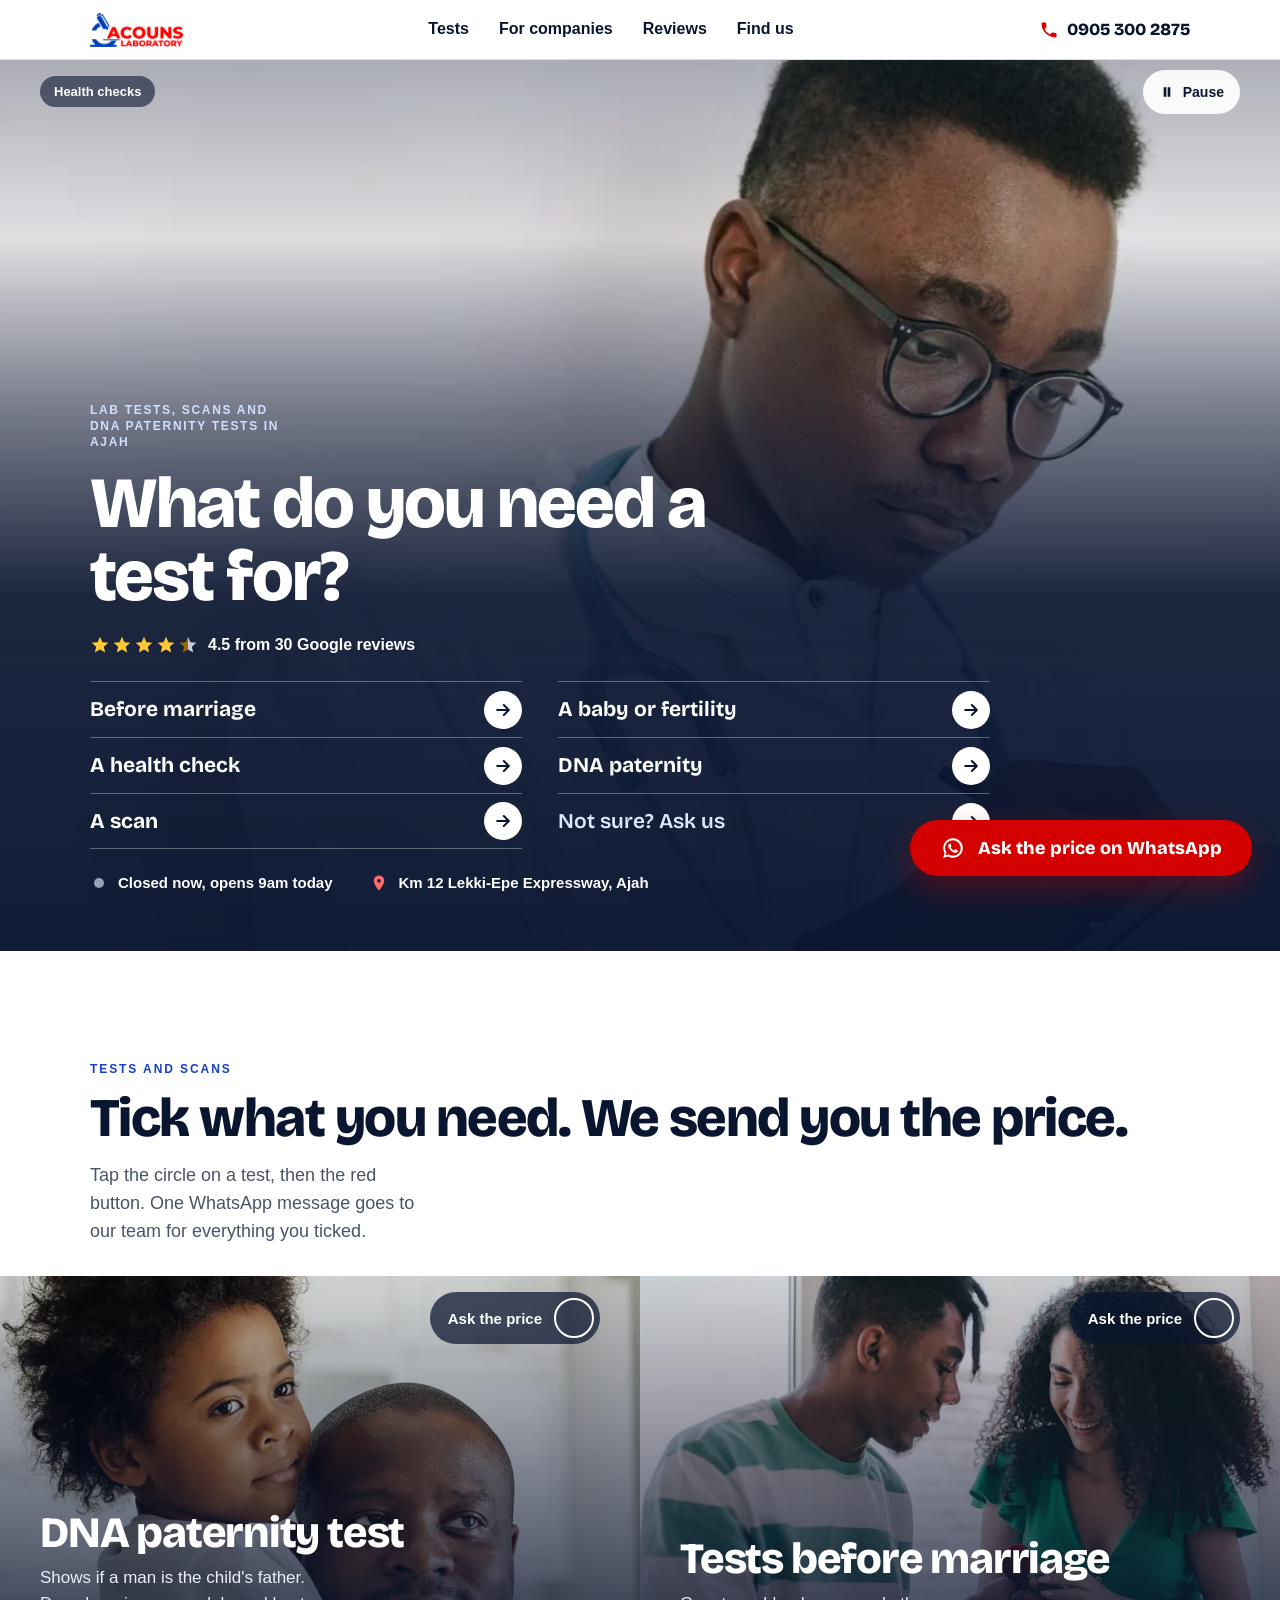
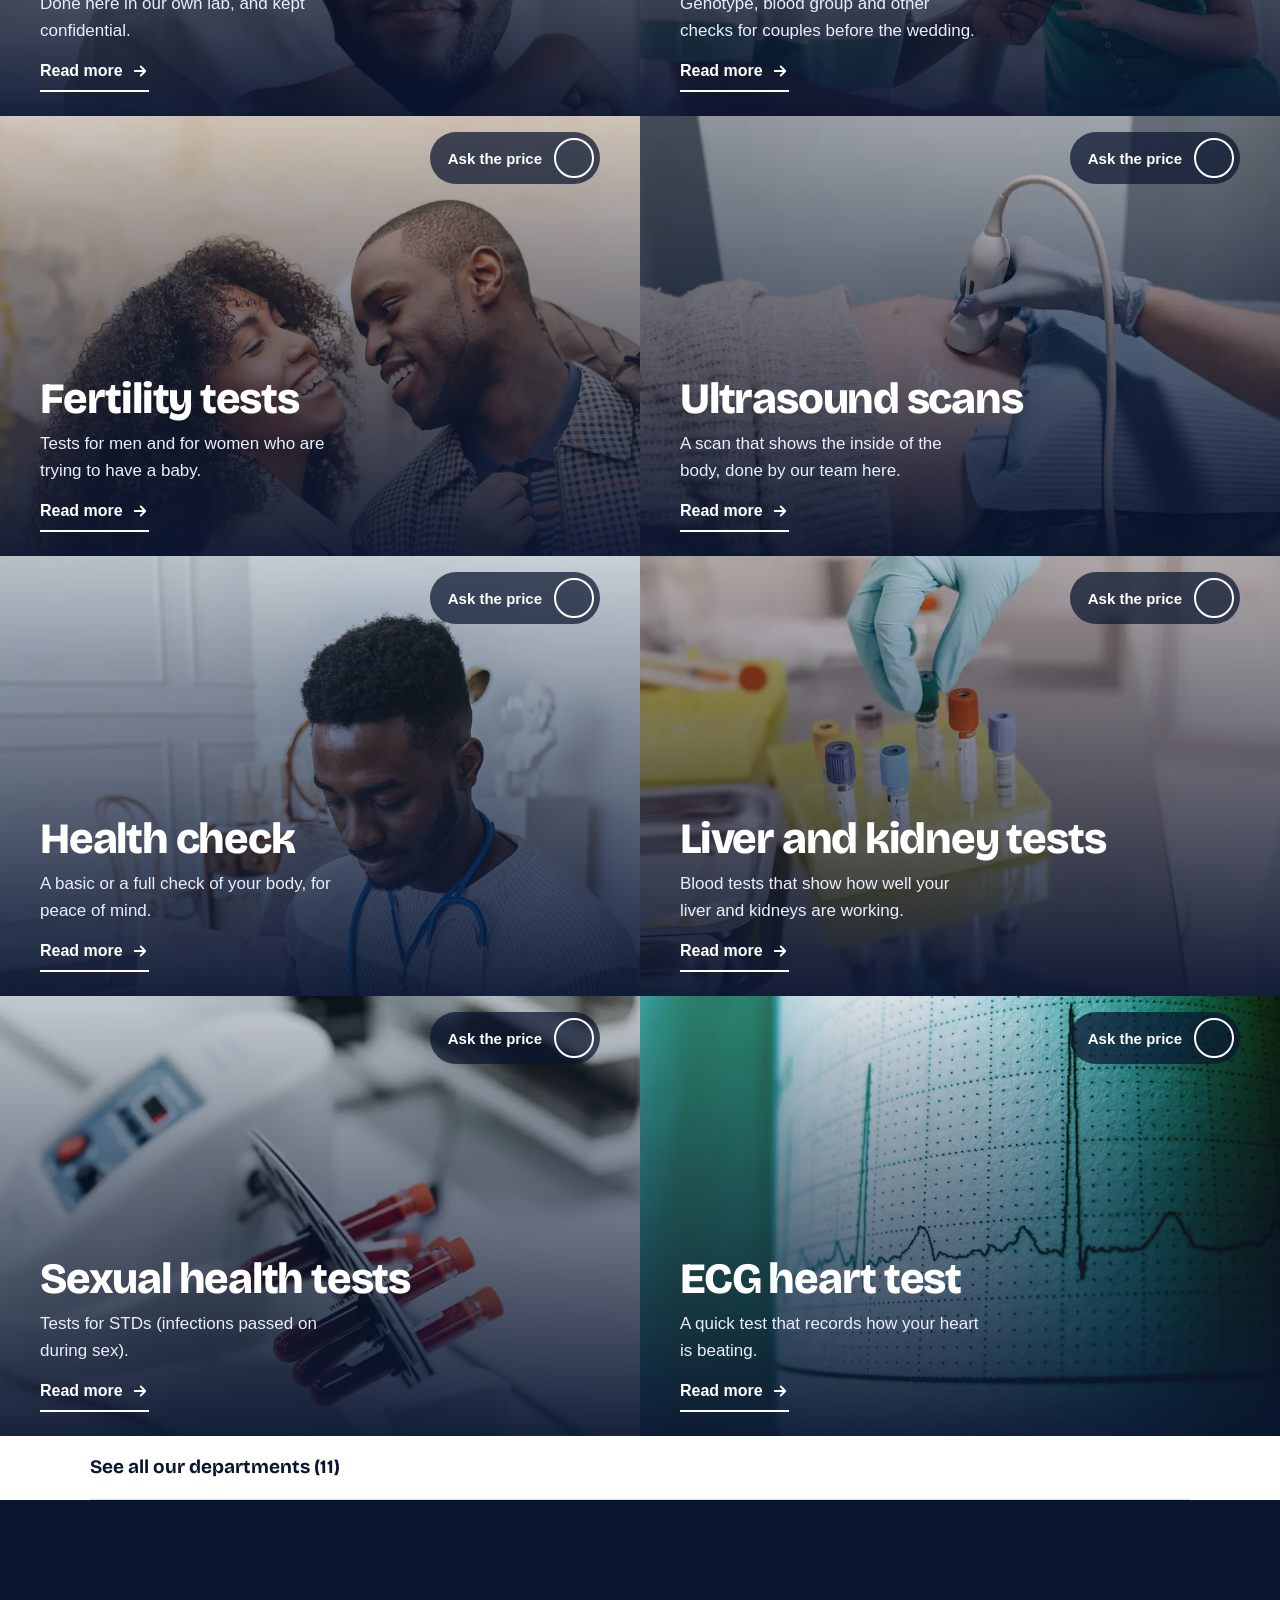
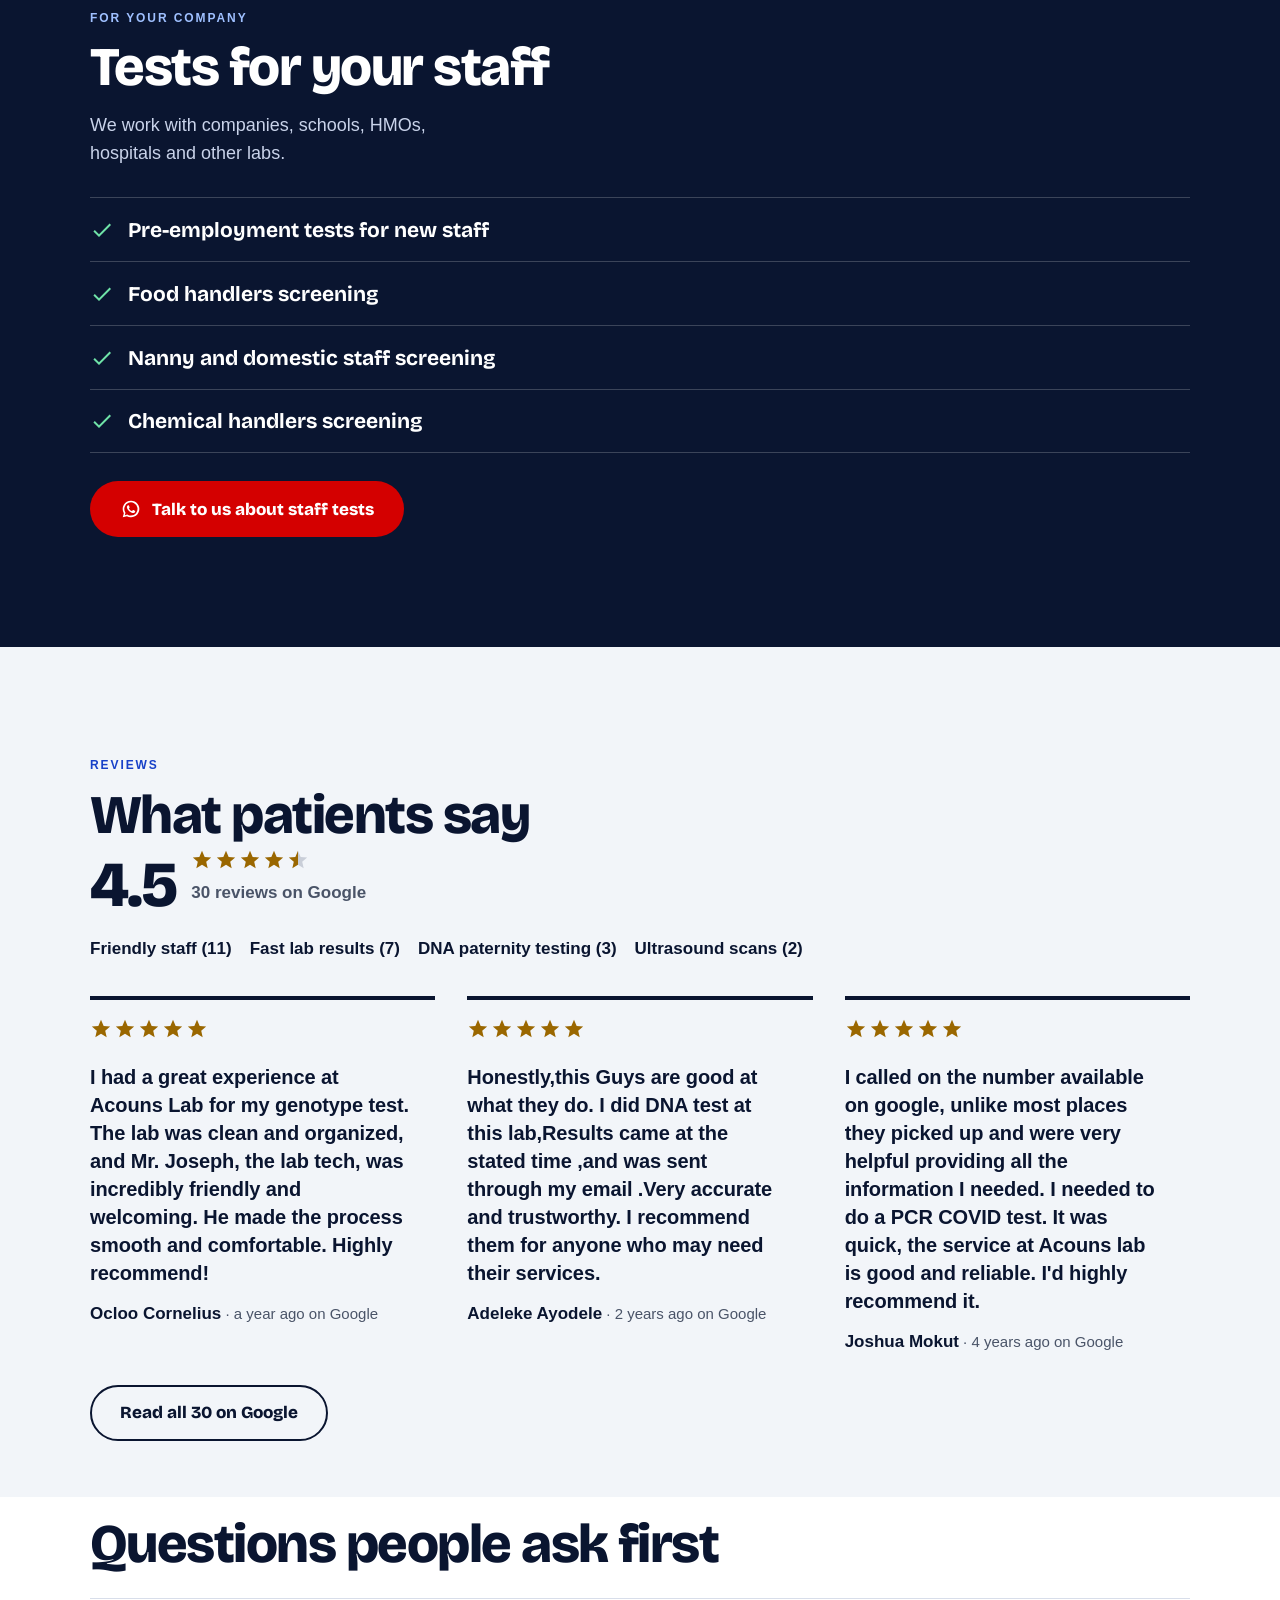
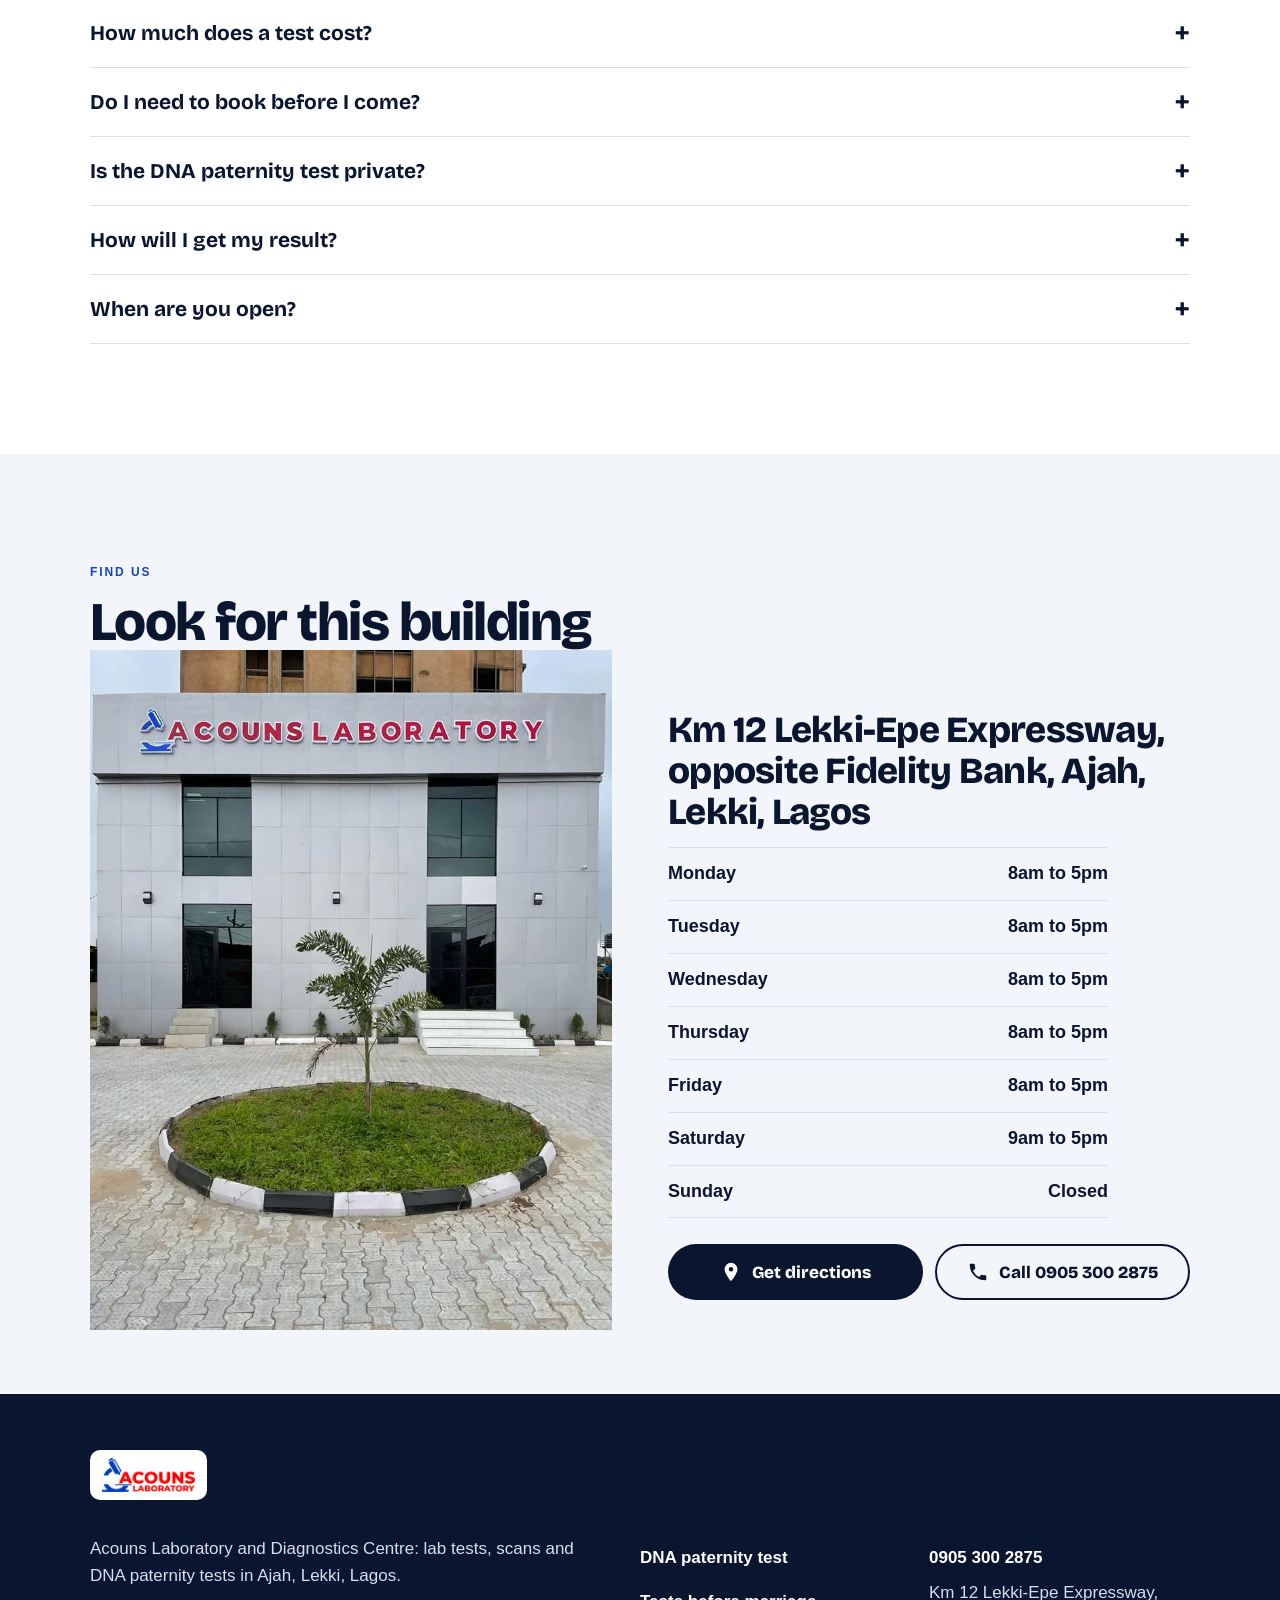
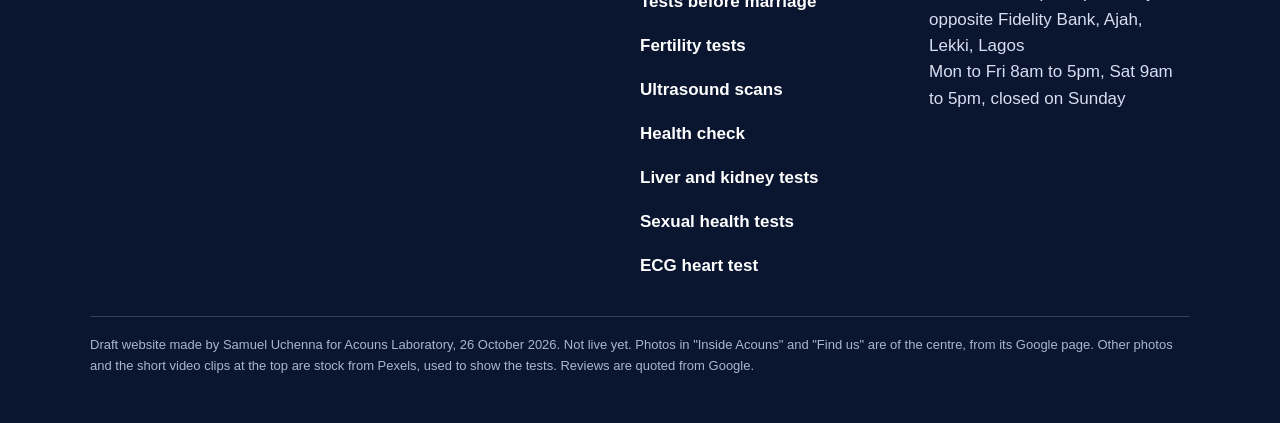
<file: index.html>
<!doctype html>
<html lang="en-NG">
<head>
<meta charset="utf-8">
<meta name="viewport" content="width=device-width, initial-scale=1">
<meta name="robots" content="noindex, nofollow">
<title>Acouns Laboratory and Diagnostics Centre, Ajah | Lab tests, scans and DNA paternity tests</title>
<meta name="description" content="Medical laboratory in Ajah, Lekki: lab tests, ultrasound scans and DNA paternity tests done in our own lab. Km 12 Lekki-Epe Expressway, opposite Fidelity Bank. Rated 4.5 on Google.">
<link rel="icon" type="image/png" href="favicon.png">
<link rel="stylesheet" href="assets/site.css?v=8">
<link rel="preload" as="image" media="(max-width: 899px)" href="assets/img/hero-doctor-p-480.webp" imagesrcset="assets/img/hero-doctor-p-480.webp 480w, assets/img/hero-doctor-p-640.webp 640w" imagesizes="100vw">
<link rel="preload" as="image" media="(min-width: 900px)" href="assets/img/hero-doctor-d-1600.webp" imagesrcset="assets/img/hero-doctor-d-960.webp 960w, assets/img/hero-doctor-d-1600.webp 1600w" imagesizes="100vw">
<script>document.documentElement.classList.add('js');try{var s=sessionStorage;if(/[?&]intro=1/.test(location.search)||!s.seen&&!location.hash)document.documentElement.classList.add('intro');s.seen=1}catch(e){}</script>
<script src="assets/site.js?v=8" defer></script>
</head>
<body>
<div id="intro"><button type="button" class="iskip">Skip</button><div class="ib" aria-hidden="true"><img class="il" src="assets/logo-acouns.png" width="208" height="76" alt=""></div></div>
<script>(function(){var d=document,h=d.documentElement,o=d.getElementById("intro");function end(){if(!h.classList.contains("intro"))return;h.classList.remove("intro");var f=o.contains(d.activeElement);o.remove();if(f){var t=d.querySelector("h1");if(t){t.tabIndex=-1;t.focus({preventScroll:true})}}window.dispatchEvent(new Event("introdone"))}if(!h.classList.contains("intro")){o.remove();return}if(getComputedStyle(o).animationName==="none"){end();return}o.addEventListener("animationend",function(e){if(e.target===o)end()});o.addEventListener("click",end);d.addEventListener("keydown",end);setTimeout(end,4500)})()</script>
<header class="top"><div class="wrap">
 <a class="logo" href="index.html" aria-label="Acouns Laboratory home"><img src="assets/logo-acouns.png" width="104" height="38" alt="Acouns Laboratory"></a>
 <nav class="links" aria-label="Main"><a href="index.html#form">Tests</a><a href="index.html#staff">For companies</a><a href="index.html#reviews">Reviews</a><a href="index.html#find">Find us</a></nav>
 <a class="hcall" href="tel:+2349053002875"><svg viewBox="0 0 24 24" aria-hidden="true"><path d="M6.6 10.8a15.1 15.1 0 0 0 6.6 6.6l2.2-2.2a1 1 0 0 1 1-.25 11.4 11.4 0 0 0 3.6.57 1 1 0 0 1 1 1V20a1 1 0 0 1-1 1A17 17 0 0 1 3 4a1 1 0 0 1 1-1h3.5a1 1 0 0 1 1 1c0 1.25.2 2.45.57 3.57a1 1 0 0 1-.25 1z"/></svg><span>0905 300 2875</span></a>
</div></header>

<main id="top">
<section class="hero" id="ask" aria-label="Choose your test" style="padding:0">
 <div class="media" id="media"><figure class="slide on" data-tag="Health checks"><picture><source media="(min-width:900px)" srcset="assets/img/hero-doctor-d-960.webp 960w, assets/img/hero-doctor-d-1600.webp 1600w" sizes="100vw"><img src="assets/img/hero-doctor-p-480.webp" srcset="assets/img/hero-doctor-p-480.webp 480w, assets/img/hero-doctor-p-640.webp 640w" sizes="100vw" width="800" height="1333" alt="A doctor writing notes on a clipboard" fetchpriority="high"></picture></figure><span class="mtag" id="mtag">Health checks</span><button type="button" class="pausebtn" id="pause" aria-pressed="false"><svg viewBox="0 0 24 24" aria-hidden="true"><path d="M7 5h4v14H7zm6 0h4v14h-4z"/></svg><span>Pause</span></button></div>
 <div class="in">
  <h1><span class="label">Lab tests, scans and DNA paternity tests in Ajah</span>What do you need a test for?</h1>
  <a class="rate" href="#reviews"><span class="stars" role="img" aria-label="4.5 out of 5 stars"><svg viewBox="0 0 24 24" aria-hidden="true"><path d="M12 17.3 18.2 21l-1.6-7 5.4-4.7-7.1-.6L12 2 9.1 8.7 2 9.3l5.4 4.7-1.6 7z"/></svg><svg viewBox="0 0 24 24" aria-hidden="true"><path d="M12 17.3 18.2 21l-1.6-7 5.4-4.7-7.1-.6L12 2 9.1 8.7 2 9.3l5.4 4.7-1.6 7z"/></svg><svg viewBox="0 0 24 24" aria-hidden="true"><path d="M12 17.3 18.2 21l-1.6-7 5.4-4.7-7.1-.6L12 2 9.1 8.7 2 9.3l5.4 4.7-1.6 7z"/></svg><svg viewBox="0 0 24 24" aria-hidden="true"><path d="M12 17.3 18.2 21l-1.6-7 5.4-4.7-7.1-.6L12 2 9.1 8.7 2 9.3l5.4 4.7-1.6 7z"/></svg><svg viewBox="0 0 24 24" aria-hidden="true"><defs><linearGradient id="halfstar"><stop offset="50%" stop-color="#9a6700"/><stop offset="50%" stop-color="#c9ced8"/></linearGradient></defs><path fill="url(#halfstar)" d="M12 17.3 18.2 21l-1.6-7 5.4-4.7-7.1-.6L12 2 9.1 8.7 2 9.3l5.4 4.7-1.6 7z"/></svg></span><span>4.5 from 30 Google reviews</span></a>
  <ul class="needs"><li><a href="tests-before-marriage.html"><span>Before marriage</span><i class="arr"><svg viewBox="0 0 24 24" aria-hidden="true"><path d="M5 12h13M13 6l6 6-6 6" fill="none" stroke="currentColor" stroke-width="2.4" stroke-linecap="round" stroke-linejoin="round"/></svg></i></a></li><li><a href="fertility-tests.html"><span>A baby or fertility</span><i class="arr"><svg viewBox="0 0 24 24" aria-hidden="true"><path d="M5 12h13M13 6l6 6-6 6" fill="none" stroke="currentColor" stroke-width="2.4" stroke-linecap="round" stroke-linejoin="round"/></svg></i></a></li><li><a href="health-check.html"><span>A health check</span><i class="arr"><svg viewBox="0 0 24 24" aria-hidden="true"><path d="M5 12h13M13 6l6 6-6 6" fill="none" stroke="currentColor" stroke-width="2.4" stroke-linecap="round" stroke-linejoin="round"/></svg></i></a></li><li><a href="dna-paternity-test.html"><span>DNA paternity</span><i class="arr"><svg viewBox="0 0 24 24" aria-hidden="true"><path d="M5 12h13M13 6l6 6-6 6" fill="none" stroke="currentColor" stroke-width="2.4" stroke-linecap="round" stroke-linejoin="round"/></svg></i></a></li><li><a href="ultrasound-scans.html"><span>A scan</span><i class="arr"><svg viewBox="0 0 24 24" aria-hidden="true"><path d="M5 12h13M13 6l6 6-6 6" fill="none" stroke="currentColor" stroke-width="2.4" stroke-linecap="round" stroke-linejoin="round"/></svg></i></a></li><li class="alt"><a href="https://wa.me/2349053002875?text=Hello%20Acouns%2C%20I%20am%20not%20sure%20which%20test%20I%20need.%20Can%20you%20help%20me%3F" target="_blank" rel="noopener"><span>Not sure? Ask us</span><i class="arr"><svg viewBox="0 0 24 24" aria-hidden="true"><path d="M5 12h13M13 6l6 6-6 6" fill="none" stroke="currentColor" stroke-width="2.4" stroke-linecap="round" stroke-linejoin="round"/></svg></i></a></li></ul>
  <ul class="facts">
   <li class="open" id="open"><span class="dot"></span><span id="openText">Open Monday to Saturday</span></li>
   <li><svg viewBox="0 0 24 24" aria-hidden="true"><path d="M12 2a7 7 0 0 0-7 7c0 5.2 7 13 7 13s7-7.8 7-13a7 7 0 0 0-7-7zm0 9.5A2.5 2.5 0 1 1 12 6.5a2.5 2.5 0 0 1 0 5z"/></svg><span>Km 12 Lekki-Epe Expressway, Ajah</span></li>
  </ul>
 </div>
</section>

<section id="form"><div class="wrap">
 <span class="label" style="color:var(--blue)">Tests and scans</span>
 <h2>Tick what you need. We send you the price.</h2>
 <p class="lead">Tap the circle on a test, then the red button. One WhatsApp message goes to our team for everything you ticked.</p>
</div>
<ul class="posters"><li class="poster"><img src="assets/img/t-dna-paternity-test-960.webp" srcset="assets/img/t-dna-paternity-test-480.webp 480w, assets/img/t-dna-paternity-test-960.webp 960w, assets/img/t-dna-paternity-test-1600.webp 1600w" sizes="(min-width: 900px) 50vw, 100vw" width="1600" height="1000" alt="A father hugging his young son" loading="lazy" decoding="async"><div class="pt"><h3>DNA paternity test</h3><p>Shows if a man is the child&#x27;s father. Done here in our own lab, and kept confidential.</p><div class="links"><a class="read" href="dna-paternity-test.html">Read more <svg viewBox="0 0 24 24" aria-hidden="true"><path d="M5 12h13M13 6l6 6-6 6" fill="none" stroke="currentColor" stroke-width="2.4" stroke-linecap="round" stroke-linejoin="round"/></svg></a><a class="askrow" href="https://wa.me/2349053002875?text=Hello%20Acouns%2C%20please%20what%20is%20the%20price%20of%20the%20DNA%20paternity%20test%3F" target="_blank" rel="noopener">Ask the price on WhatsApp</a></div></div><label class="tick"><input type="checkbox" data-q="the DNA paternity test" aria-label="Add DNA paternity test to my price request"><span class="tx"><span class="a">Ask the price</span><span class="b">Added</span></span><span class="c"><svg viewBox="0 0 24 24" aria-hidden="true"><path d="M5 12.5l4.5 4.5L19 7.5" fill="none" stroke="currentColor" stroke-width="3" stroke-linecap="round" stroke-linejoin="round"/></svg></span></label></li><li class="poster"><img src="assets/img/t-tests-before-marriage-960.webp" srcset="assets/img/t-tests-before-marriage-480.webp 480w, assets/img/t-tests-before-marriage-960.webp 960w, assets/img/t-tests-before-marriage-1600.webp 1600w" sizes="(min-width: 900px) 50vw, 100vw" width="1600" height="1000" alt="A young man offering an engagement ring to a smiling woman" loading="lazy" decoding="async"><div class="pt"><h3>Tests before marriage</h3><p>Genotype, blood group and other checks for couples before the wedding.</p><div class="links"><a class="read" href="tests-before-marriage.html">Read more <svg viewBox="0 0 24 24" aria-hidden="true"><path d="M5 12h13M13 6l6 6-6 6" fill="none" stroke="currentColor" stroke-width="2.4" stroke-linecap="round" stroke-linejoin="round"/></svg></a><a class="askrow" href="https://wa.me/2349053002875?text=Hello%20Acouns%2C%20please%20what%20is%20the%20price%20of%20the%20tests%20before%20marriage%3F" target="_blank" rel="noopener">Ask the price on WhatsApp</a></div></div><label class="tick"><input type="checkbox" data-q="the tests before marriage" aria-label="Add Tests before marriage to my price request"><span class="tx"><span class="a">Ask the price</span><span class="b">Added</span></span><span class="c"><svg viewBox="0 0 24 24" aria-hidden="true"><path d="M5 12.5l4.5 4.5L19 7.5" fill="none" stroke="currentColor" stroke-width="3" stroke-linecap="round" stroke-linejoin="round"/></svg></span></label></li><li class="poster"><img src="assets/img/t-fertility-tests-960.webp" srcset="assets/img/t-fertility-tests-480.webp 480w, assets/img/t-fertility-tests-960.webp 960w, assets/img/t-fertility-tests-1600.webp 1600w" sizes="(min-width: 900px) 50vw, 100vw" width="1600" height="1000" alt="A smiling young couple holding each other" loading="lazy" decoding="async"><div class="pt"><h3>Fertility tests</h3><p>Tests for men and for women who are trying to have a baby.</p><div class="links"><a class="read" href="fertility-tests.html">Read more <svg viewBox="0 0 24 24" aria-hidden="true"><path d="M5 12h13M13 6l6 6-6 6" fill="none" stroke="currentColor" stroke-width="2.4" stroke-linecap="round" stroke-linejoin="round"/></svg></a><a class="askrow" href="https://wa.me/2349053002875?text=Hello%20Acouns%2C%20please%20what%20is%20the%20price%20of%20the%20fertility%20tests%3F" target="_blank" rel="noopener">Ask the price on WhatsApp</a></div></div><label class="tick"><input type="checkbox" data-q="the fertility tests" aria-label="Add Fertility tests to my price request"><span class="tx"><span class="a">Ask the price</span><span class="b">Added</span></span><span class="c"><svg viewBox="0 0 24 24" aria-hidden="true"><path d="M5 12.5l4.5 4.5L19 7.5" fill="none" stroke="currentColor" stroke-width="3" stroke-linecap="round" stroke-linejoin="round"/></svg></span></label></li><li class="poster"><img src="assets/img/t-ultrasound-scans-960.webp" srcset="assets/img/t-ultrasound-scans-480.webp 480w, assets/img/t-ultrasound-scans-960.webp 960w, assets/img/t-ultrasound-scans-1600.webp 1600w" sizes="(min-width: 900px) 50vw, 100vw" width="1600" height="1000" alt="A health worker moving an ultrasound probe over a patient&#x27;s tummy" loading="lazy" decoding="async"><div class="pt"><h3>Ultrasound scans</h3><p>A scan that shows the inside of the body, done by our team here.</p><div class="links"><a class="read" href="ultrasound-scans.html">Read more <svg viewBox="0 0 24 24" aria-hidden="true"><path d="M5 12h13M13 6l6 6-6 6" fill="none" stroke="currentColor" stroke-width="2.4" stroke-linecap="round" stroke-linejoin="round"/></svg></a><a class="askrow" href="https://wa.me/2349053002875?text=Hello%20Acouns%2C%20please%20what%20is%20the%20price%20of%20an%20ultrasound%20scan%3F" target="_blank" rel="noopener">Ask the price on WhatsApp</a></div></div><label class="tick"><input type="checkbox" data-q="an ultrasound scan" aria-label="Add Ultrasound scans to my price request"><span class="tx"><span class="a">Ask the price</span><span class="b">Added</span></span><span class="c"><svg viewBox="0 0 24 24" aria-hidden="true"><path d="M5 12.5l4.5 4.5L19 7.5" fill="none" stroke="currentColor" stroke-width="3" stroke-linecap="round" stroke-linejoin="round"/></svg></span></label></li><li class="poster"><img src="assets/img/t-health-check-960.webp" srcset="assets/img/t-health-check-480.webp 480w, assets/img/t-health-check-960.webp 960w, assets/img/t-health-check-1600.webp 1600w" sizes="(min-width: 900px) 50vw, 100vw" width="1600" height="1000" alt="A health worker with a stethoscope taking a blood pressure reading" loading="lazy" decoding="async"><div class="pt"><h3>Health check</h3><p>A basic or a full check of your body, for peace of mind.</p><div class="links"><a class="read" href="health-check.html">Read more <svg viewBox="0 0 24 24" aria-hidden="true"><path d="M5 12h13M13 6l6 6-6 6" fill="none" stroke="currentColor" stroke-width="2.4" stroke-linecap="round" stroke-linejoin="round"/></svg></a><a class="askrow" href="https://wa.me/2349053002875?text=Hello%20Acouns%2C%20please%20what%20is%20the%20price%20of%20a%20health%20check%3F" target="_blank" rel="noopener">Ask the price on WhatsApp</a></div></div><label class="tick"><input type="checkbox" data-q="a health check" aria-label="Add Health check to my price request"><span class="tx"><span class="a">Ask the price</span><span class="b">Added</span></span><span class="c"><svg viewBox="0 0 24 24" aria-hidden="true"><path d="M5 12.5l4.5 4.5L19 7.5" fill="none" stroke="currentColor" stroke-width="3" stroke-linecap="round" stroke-linejoin="round"/></svg></span></label></li><li class="poster"><img src="assets/img/t-liver-and-kidney-tests-960.webp" srcset="assets/img/t-liver-and-kidney-tests-480.webp 480w, assets/img/t-liver-and-kidney-tests-960.webp 960w, assets/img/t-liver-and-kidney-tests-1600.webp 1600w" sizes="(min-width: 900px) 50vw, 100vw" width="1600" height="1000" alt="A gloved hand placing blood sample tubes in a rack" loading="lazy" decoding="async"><div class="pt"><h3>Liver and kidney tests</h3><p>Blood tests that show how well your liver and kidneys are working.</p><div class="links"><a class="read" href="liver-and-kidney-tests.html">Read more <svg viewBox="0 0 24 24" aria-hidden="true"><path d="M5 12h13M13 6l6 6-6 6" fill="none" stroke="currentColor" stroke-width="2.4" stroke-linecap="round" stroke-linejoin="round"/></svg></a><a class="askrow" href="https://wa.me/2349053002875?text=Hello%20Acouns%2C%20please%20what%20is%20the%20price%20of%20the%20liver%20and%20kidney%20tests%3F" target="_blank" rel="noopener">Ask the price on WhatsApp</a></div></div><label class="tick"><input type="checkbox" data-q="the liver and kidney tests" aria-label="Add Liver and kidney tests to my price request"><span class="tx"><span class="a">Ask the price</span><span class="b">Added</span></span><span class="c"><svg viewBox="0 0 24 24" aria-hidden="true"><path d="M5 12.5l4.5 4.5L19 7.5" fill="none" stroke="currentColor" stroke-width="3" stroke-linecap="round" stroke-linejoin="round"/></svg></span></label></li><li class="poster"><img src="assets/img/t-sexual-health-tests-960.webp" srcset="assets/img/t-sexual-health-tests-480.webp 480w, assets/img/t-sexual-health-tests-960.webp 960w, assets/img/t-sexual-health-tests-1600.webp 1600w" sizes="(min-width: 900px) 50vw, 100vw" width="1600" height="1000" alt="Blood sample tubes in a lab machine" loading="lazy" decoding="async"><div class="pt"><h3>Sexual health tests</h3><p>Tests for STDs (infections passed on during sex).</p><div class="links"><a class="read" href="sexual-health-tests.html">Read more <svg viewBox="0 0 24 24" aria-hidden="true"><path d="M5 12h13M13 6l6 6-6 6" fill="none" stroke="currentColor" stroke-width="2.4" stroke-linecap="round" stroke-linejoin="round"/></svg></a><a class="askrow" href="https://wa.me/2349053002875?text=Hello%20Acouns%2C%20please%20what%20is%20the%20price%20of%20the%20STD%20tests%3F" target="_blank" rel="noopener">Ask the price on WhatsApp</a></div></div><label class="tick"><input type="checkbox" data-q="the STD tests" aria-label="Add Sexual health tests to my price request"><span class="tx"><span class="a">Ask the price</span><span class="b">Added</span></span><span class="c"><svg viewBox="0 0 24 24" aria-hidden="true"><path d="M5 12.5l4.5 4.5L19 7.5" fill="none" stroke="currentColor" stroke-width="3" stroke-linecap="round" stroke-linejoin="round"/></svg></span></label></li><li class="poster"><img src="assets/img/t-ecg-heart-test-960.webp" srcset="assets/img/t-ecg-heart-test-480.webp 480w, assets/img/t-ecg-heart-test-960.webp 960w, assets/img/t-ecg-heart-test-1600.webp 1600w" sizes="(min-width: 900px) 50vw, 100vw" width="1600" height="1000" alt="An ECG heart trace printed on graph paper" loading="lazy" decoding="async"><div class="pt"><h3>ECG heart test</h3><p>A quick test that records how your heart is beating.</p><div class="links"><a class="read" href="ecg-heart-test.html">Read more <svg viewBox="0 0 24 24" aria-hidden="true"><path d="M5 12h13M13 6l6 6-6 6" fill="none" stroke="currentColor" stroke-width="2.4" stroke-linecap="round" stroke-linejoin="round"/></svg></a><a class="askrow" href="https://wa.me/2349053002875?text=Hello%20Acouns%2C%20please%20what%20is%20the%20price%20of%20an%20ECG%20heart%20test%3F" target="_blank" rel="noopener">Ask the price on WhatsApp</a></div></div><label class="tick"><input type="checkbox" data-q="an ECG heart test" aria-label="Add ECG heart test to my price request"><span class="tx"><span class="a">Ask the price</span><span class="b">Added</span></span><span class="c"><svg viewBox="0 0 24 24" aria-hidden="true"><path d="M5 12.5l4.5 4.5L19 7.5" fill="none" stroke="currentColor" stroke-width="3" stroke-linecap="round" stroke-linejoin="round"/></svg></span></label></li></ul>
<details class="all"><summary>See all our departments (11)</summary><ul class="depts"><li><b>Clinical chemistry</b> <span>(blood and urine tests for your organs)</span></li><li><b>Haematology</b> <span>(blood counts and blood conditions)</span></li><li><b>Microbiology</b> <span>(germs and infections)</span></li><li><b>Hormone tests</b> <span>(thyroid, fertility and other hormones)</span></li><li><b>Toxicology</b> <span>(drug and poison tests)</span></li><li><b>Serology</b> <span>(antibody tests, such as for hepatitis)</span></li><li><b>Histopathology</b> <span>(tissue tests)</span></li><li><b>Immunology</b> <span>(immune system and allergy tests)</span></li><li><b>Molecular tests</b> <span>(DNA and RNA, including paternity and viral load)</span></li><li><b>Ultrasound</b> <span>(scans)</span></li><li><b>ECG</b> <span>(heart tracing)</span></li></ul></details>
</section>

<section class="dark" id="staff"><div class="wrap">
 <span class="label" style="color:#9fc0ff">For your company</span>
 <h2>Tests for your staff</h2>
 <p class="lead">We work with companies, schools, HMOs, hospitals and other labs.</p>
 <ul class="lines" aria-label="Staff tests we do"><li><svg viewBox="0 0 24 24" aria-hidden="true"><path d="M9 16.2 4.8 12l-1.4 1.4L9 19 21 7l-1.4-1.4z"/></svg><span>Pre-employment tests for new staff</span></li><li><svg viewBox="0 0 24 24" aria-hidden="true"><path d="M9 16.2 4.8 12l-1.4 1.4L9 19 21 7l-1.4-1.4z"/></svg><span>Food handlers screening</span></li><li><svg viewBox="0 0 24 24" aria-hidden="true"><path d="M9 16.2 4.8 12l-1.4 1.4L9 19 21 7l-1.4-1.4z"/></svg><span>Nanny and domestic staff screening</span></li><li><svg viewBox="0 0 24 24" aria-hidden="true"><path d="M9 16.2 4.8 12l-1.4 1.4L9 19 21 7l-1.4-1.4z"/></svg><span>Chemical handlers screening</span></li></ul>
 <a class="btn red" href="https://wa.me/2349053002875?text=Hello%20Acouns%2C%20I%20would%20like%20to%20talk%20about%20tests%20for%20our%20staff." target="_blank" rel="noopener"><svg viewBox="0 0 24 24" aria-hidden="true"><path d="M12 3a9 9 0 0 0-7.8 13.5L3 21l4.6-1.2A9 9 0 1 0 12 3zm0 16.2a7.2 7.2 0 0 1-3.7-1l-.3-.2-2.7.7.7-2.6-.2-.3A7.2 7.2 0 1 1 12 19.2zm4-5.4c-.2-.1-1.3-.6-1.5-.7s-.4-.1-.5.1-.6.7-.7.9-.3.2-.5.1a5.9 5.9 0 0 1-2.9-2.6c-.2-.4.2-.4.6-1.2a.4.4 0 0 0 0-.4l-.7-1.6c-.2-.4-.4-.4-.5-.4h-.4a.8.8 0 0 0-.6.3 2.5 2.5 0 0 0-.8 1.9 4.4 4.4 0 0 0 .9 2.3 10 10 0 0 0 3.8 3.4c1.4.6 2 .6 2.7.5a2.3 2.3 0 0 0 1.5-1.1 1.9 1.9 0 0 0 .1-1.1c0-.1-.2-.2-.5-.3z"/></svg>Talk to us about staff tests</a>
</div></section>

<section id="reviews" style="padding-bottom:56px"><div class="wrap">
 <span class="label" style="color:var(--blue)">Reviews</span>
 <h2>What patients say</h2>
 <div class="score"><b>4.5</b><div class="meta"><span class="stars" role="img" aria-label="4.5 out of 5 stars"><svg viewBox="0 0 24 24" aria-hidden="true"><path d="M12 17.3 18.2 21l-1.6-7 5.4-4.7-7.1-.6L12 2 9.1 8.7 2 9.3l5.4 4.7-1.6 7z"/></svg><svg viewBox="0 0 24 24" aria-hidden="true"><path d="M12 17.3 18.2 21l-1.6-7 5.4-4.7-7.1-.6L12 2 9.1 8.7 2 9.3l5.4 4.7-1.6 7z"/></svg><svg viewBox="0 0 24 24" aria-hidden="true"><path d="M12 17.3 18.2 21l-1.6-7 5.4-4.7-7.1-.6L12 2 9.1 8.7 2 9.3l5.4 4.7-1.6 7z"/></svg><svg viewBox="0 0 24 24" aria-hidden="true"><path d="M12 17.3 18.2 21l-1.6-7 5.4-4.7-7.1-.6L12 2 9.1 8.7 2 9.3l5.4 4.7-1.6 7z"/></svg><svg viewBox="0 0 24 24" aria-hidden="true"><defs><linearGradient id="halfstar2"><stop offset="50%" stop-color="#9a6700"/><stop offset="50%" stop-color="#c9ced8"/></linearGradient></defs><path fill="url(#halfstar2)" d="M12 17.3 18.2 21l-1.6-7 5.4-4.7-7.1-.6L12 2 9.1 8.7 2 9.3l5.4 4.7-1.6 7z"/></svg></span><div>30 reviews on Google</div></div></div>
 <ul class="topics" aria-label="What reviews mention most, as counted by Google"><li>Friendly staff (11)</li><li>Fast lab results (7)</li><li>DNA paternity testing (3)</li><li>Ultrasound scans (2)</li></ul>
</div>
<div class="quotes"><figure><div><span class="stars" role="img" aria-label="5 out of 5 stars"><svg viewBox="0 0 24 24" aria-hidden="true"><path d="M12 17.3 18.2 21l-1.6-7 5.4-4.7-7.1-.6L12 2 9.1 8.7 2 9.3l5.4 4.7-1.6 7z"/></svg><svg viewBox="0 0 24 24" aria-hidden="true"><path d="M12 17.3 18.2 21l-1.6-7 5.4-4.7-7.1-.6L12 2 9.1 8.7 2 9.3l5.4 4.7-1.6 7z"/></svg><svg viewBox="0 0 24 24" aria-hidden="true"><path d="M12 17.3 18.2 21l-1.6-7 5.4-4.7-7.1-.6L12 2 9.1 8.7 2 9.3l5.4 4.7-1.6 7z"/></svg><svg viewBox="0 0 24 24" aria-hidden="true"><path d="M12 17.3 18.2 21l-1.6-7 5.4-4.7-7.1-.6L12 2 9.1 8.7 2 9.3l5.4 4.7-1.6 7z"/></svg><svg viewBox="0 0 24 24" aria-hidden="true"><path d="M12 17.3 18.2 21l-1.6-7 5.4-4.7-7.1-.6L12 2 9.1 8.7 2 9.3l5.4 4.7-1.6 7z"/></svg></span></div><blockquote>I had a great experience at Acouns Lab for my genotype test. The lab was clean and organized, and Mr. Joseph, the lab tech, was incredibly friendly and welcoming. He made the process smooth and comfortable. Highly recommend!</blockquote><figcaption><b>Ocloo Cornelius</b> &middot; a year ago on Google</figcaption></figure><figure><div><span class="stars" role="img" aria-label="5 out of 5 stars"><svg viewBox="0 0 24 24" aria-hidden="true"><path d="M12 17.3 18.2 21l-1.6-7 5.4-4.7-7.1-.6L12 2 9.1 8.7 2 9.3l5.4 4.7-1.6 7z"/></svg><svg viewBox="0 0 24 24" aria-hidden="true"><path d="M12 17.3 18.2 21l-1.6-7 5.4-4.7-7.1-.6L12 2 9.1 8.7 2 9.3l5.4 4.7-1.6 7z"/></svg><svg viewBox="0 0 24 24" aria-hidden="true"><path d="M12 17.3 18.2 21l-1.6-7 5.4-4.7-7.1-.6L12 2 9.1 8.7 2 9.3l5.4 4.7-1.6 7z"/></svg><svg viewBox="0 0 24 24" aria-hidden="true"><path d="M12 17.3 18.2 21l-1.6-7 5.4-4.7-7.1-.6L12 2 9.1 8.7 2 9.3l5.4 4.7-1.6 7z"/></svg><svg viewBox="0 0 24 24" aria-hidden="true"><path d="M12 17.3 18.2 21l-1.6-7 5.4-4.7-7.1-.6L12 2 9.1 8.7 2 9.3l5.4 4.7-1.6 7z"/></svg></span></div><blockquote>Honestly,this Guys are good at what they do. I did DNA test at this lab,Results came at the stated time ,and was sent through my email .Very accurate and trustworthy. I recommend them for anyone who may need their services.</blockquote><figcaption><b>Adeleke Ayodele</b> &middot; 2 years ago on Google</figcaption></figure><figure><div><span class="stars" role="img" aria-label="5 out of 5 stars"><svg viewBox="0 0 24 24" aria-hidden="true"><path d="M12 17.3 18.2 21l-1.6-7 5.4-4.7-7.1-.6L12 2 9.1 8.7 2 9.3l5.4 4.7-1.6 7z"/></svg><svg viewBox="0 0 24 24" aria-hidden="true"><path d="M12 17.3 18.2 21l-1.6-7 5.4-4.7-7.1-.6L12 2 9.1 8.7 2 9.3l5.4 4.7-1.6 7z"/></svg><svg viewBox="0 0 24 24" aria-hidden="true"><path d="M12 17.3 18.2 21l-1.6-7 5.4-4.7-7.1-.6L12 2 9.1 8.7 2 9.3l5.4 4.7-1.6 7z"/></svg><svg viewBox="0 0 24 24" aria-hidden="true"><path d="M12 17.3 18.2 21l-1.6-7 5.4-4.7-7.1-.6L12 2 9.1 8.7 2 9.3l5.4 4.7-1.6 7z"/></svg><svg viewBox="0 0 24 24" aria-hidden="true"><path d="M12 17.3 18.2 21l-1.6-7 5.4-4.7-7.1-.6L12 2 9.1 8.7 2 9.3l5.4 4.7-1.6 7z"/></svg></span></div><blockquote>I called on the number available on google, unlike most places they picked up and were very helpful providing all the information I needed. I needed to do a PCR COVID test. It was quick, the service at Acouns lab is good and reliable. I&#x27;d highly recommend it.</blockquote><figcaption><b>Joshua Mokut</b> &middot; 4 years ago on Google</figcaption></figure></div>
<div class="gmore"><a class="btn ghost" href="https://maps.google.com/?cid=14606926508181798219" target="_blank" rel="noopener">Read all 30 on Google</a></div>
</section>

<section class="faq" id="faq" style="padding-top:20px"><div class="wrap">
 <h2>Questions people ask first</h2>
 <details><summary>How much does a test cost?</summary><p>It depends on the test. Tick the tests you want and send us the message, and we tell you the price.</p></details>
 <details><summary>Do I need to book before I come?</summary><p>You can walk in during opening hours, or message us first so we are ready for you. <span class="chip">to confirm</span></p></details>
 <details><summary>Is the DNA paternity test private?</summary><p>Yes. We do DNA paternity tests here in our own lab and keep them confidential.</p></details>
 <details><summary>How will I get my result?</summary><p>By email or at our front desk. <span class="chip">to confirm</span></p></details>
 <details><summary>When are you open?</summary><p>Monday to Friday 8am to 5pm, and Saturday 9am to 5pm. We are closed on Sunday.</p></details>
</div></section>

<section id="find" class="find"><div class="wrap">
 <span class="label" style="color:var(--blue)">Find us</span>
 <h2>Look for this building</h2>
 <div class="cols2">
  <div class="fphoto"><img src="assets/img/front-768.webp" srcset="assets/img/front-480.webp 480w, assets/img/front-768.webp 768w" sizes="(min-width: 900px) 50vw, 100vw" width="768" height="1024" alt="The front of the Acouns Laboratory building with the sign" loading="lazy" decoding="async"></div>
  <div>
   <p class="adr">Km 12 Lekki-Epe Expressway, opposite Fidelity Bank, Ajah, Lekki, Lagos</p>
   <table aria-label="Opening hours"><tr><th>Monday</th><td>8am to 5pm</td></tr><tr><th>Tuesday</th><td>8am to 5pm</td></tr><tr><th>Wednesday</th><td>8am to 5pm</td></tr><tr><th>Thursday</th><td>8am to 5pm</td></tr><tr><th>Friday</th><td>8am to 5pm</td></tr><tr><th>Saturday</th><td>9am to 5pm</td></tr><tr><th>Sunday</th><td>Closed</td></tr></table>
   <div class="btns"><a class="btn ink" href="https://www.google.com/maps/dir/?api=1&amp;destination=Acouns%20Laboratory%20And%20Diagnostics%20Centre%2C%20Km%2012%20Lekki-Epe%20Expressway%2C%20Ajah%2C%20Lagos" target="_blank" rel="noopener"><svg viewBox="0 0 24 24" aria-hidden="true"><path d="M12 2a7 7 0 0 0-7 7c0 5.2 7 13 7 13s7-7.8 7-13a7 7 0 0 0-7-7zm0 9.5A2.5 2.5 0 1 1 12 6.5a2.5 2.5 0 0 1 0 5z"/></svg>Get directions</a><a class="btn ghost" href="tel:+2349053002875"><svg viewBox="0 0 24 24" aria-hidden="true"><path d="M6.6 10.8a15.1 15.1 0 0 0 6.6 6.6l2.2-2.2a1 1 0 0 1 1-.25 11.4 11.4 0 0 0 3.6.57 1 1 0 0 1 1 1V20a1 1 0 0 1-1 1A17 17 0 0 1 3 4a1 1 0 0 1 1-1h3.5a1 1 0 0 1 1 1c0 1.25.2 2.45.57 3.57a1 1 0 0 1-.25 1z"/></svg>Call 0905 300 2875</a></div>
  </div>
 </div>
</div></section>
</main>
<footer><div class="wrap">
 <span class="plate"><img src="assets/logo-acouns.png" width="93" height="34" alt="Acouns Laboratory" loading="lazy"></span>
 <div class="cols">
  <p>Acouns Laboratory and Diagnostics Centre: lab tests, scans and DNA paternity tests in Ajah, Lekki, Lagos.</p>
  <ul><li><a href="dna-paternity-test.html">DNA paternity test</a></li><li><a href="tests-before-marriage.html">Tests before marriage</a></li><li><a href="fertility-tests.html">Fertility tests</a></li><li><a href="ultrasound-scans.html">Ultrasound scans</a></li><li><a href="health-check.html">Health check</a></li><li><a href="liver-and-kidney-tests.html">Liver and kidney tests</a></li><li><a href="sexual-health-tests.html">Sexual health tests</a></li><li><a href="ecg-heart-test.html">ECG heart test</a></li></ul>
  <p><a href="tel:+2349053002875">0905 300 2875</a><br>Km 12 Lekki-Epe Expressway, opposite Fidelity Bank, Ajah, Lekki, Lagos<br>Mon to Fri 8am to 5pm, Sat 9am to 5pm, closed on Sunday</p>
 </div>
 <p class="legal">Draft website made by Samuel Uchenna for Acouns Laboratory, 26 October 2026. Not live yet. Photos in "Inside Acouns" and "Find us" are of the centre, from its Google page. Other photos and the short video clips at the top are stock from Pexels, used to show the tests. Reviews are quoted from Google.</p>
</div></footer>
<div class="bar" id="bar"><a id="barlink" href="https://wa.me/2349053002875?text=Hello%20Acouns%2C%20I%20would%20like%20to%20ask%20the%20price%20of%20a%20test." data-wa="2349053002875" target="_blank" rel="noopener"><svg viewBox="0 0 24 24" aria-hidden="true"><path d="M12 3a9 9 0 0 0-7.8 13.5L3 21l4.6-1.2A9 9 0 1 0 12 3zm0 16.2a7.2 7.2 0 0 1-3.7-1l-.3-.2-2.7.7.7-2.6-.2-.3A7.2 7.2 0 1 1 12 19.2zm4-5.4c-.2-.1-1.3-.6-1.5-.7s-.4-.1-.5.1-.6.7-.7.9-.3.2-.5.1a5.9 5.9 0 0 1-2.9-2.6c-.2-.4.2-.4.6-1.2a.4.4 0 0 0 0-.4l-.7-1.6c-.2-.4-.4-.4-.5-.4h-.4a.8.8 0 0 0-.6.3 2.5 2.5 0 0 0-.8 1.9 4.4 4.4 0 0 0 .9 2.3 10 10 0 0 0 3.8 3.4c1.4.6 2 .6 2.7.5a2.3 2.3 0 0 0 1.5-1.1 1.9 1.9 0 0 0 .1-1.1c0-.1-.2-.2-.5-.3z"/></svg><span id="barlabel">Ask the price on WhatsApp</span></a></div>
</body>
</html>
</file>
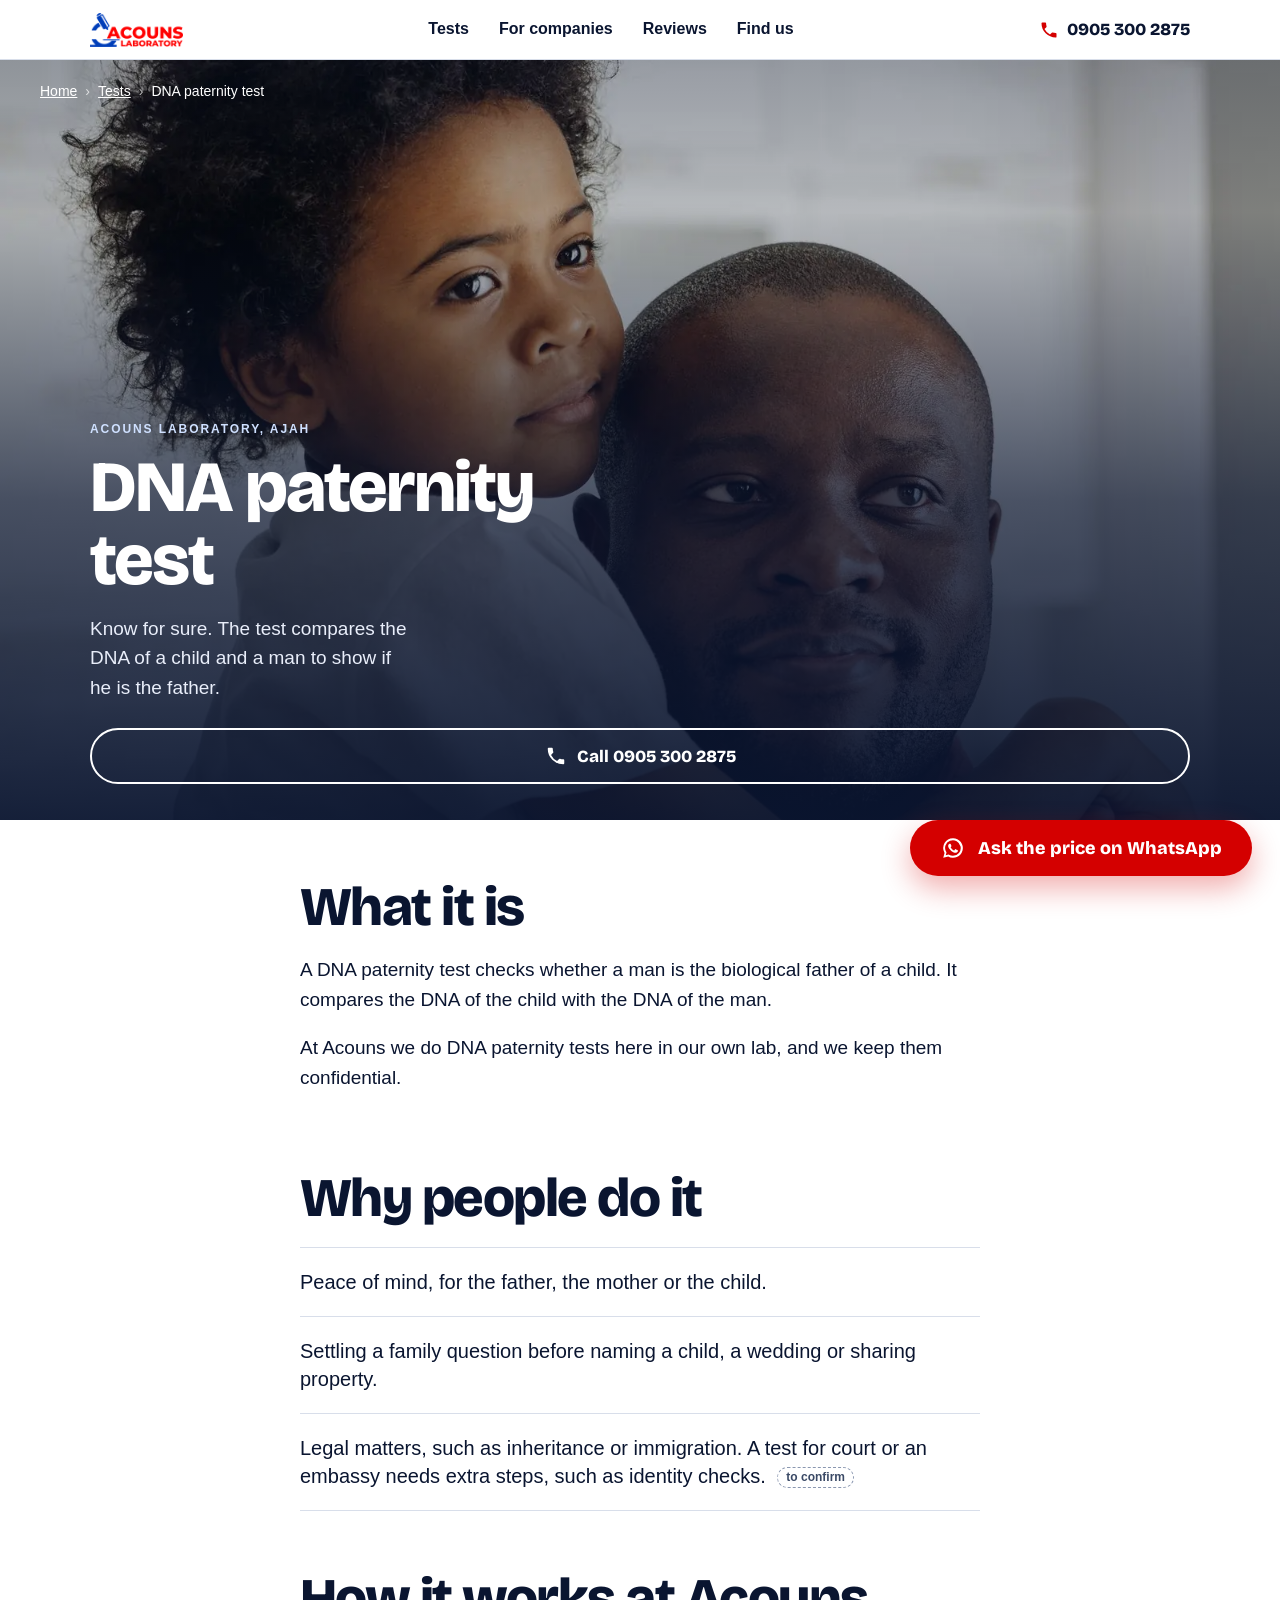
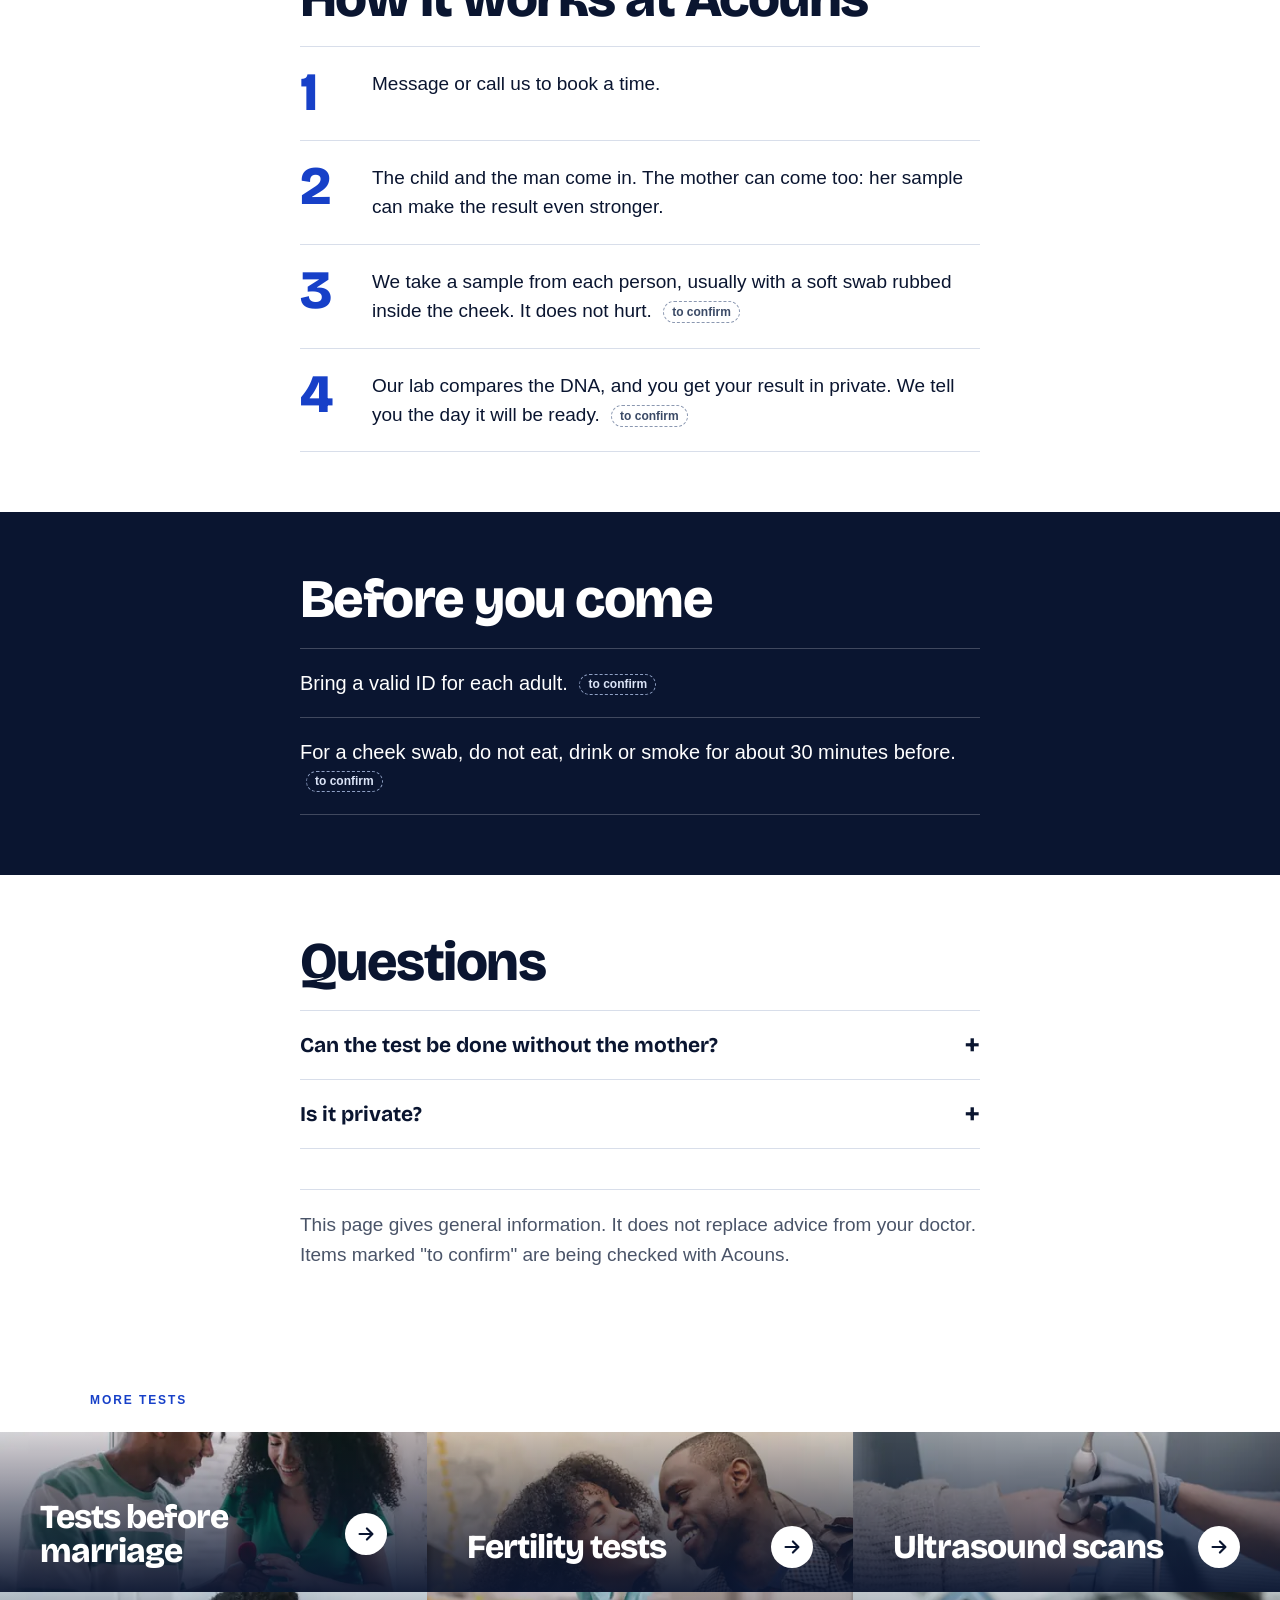
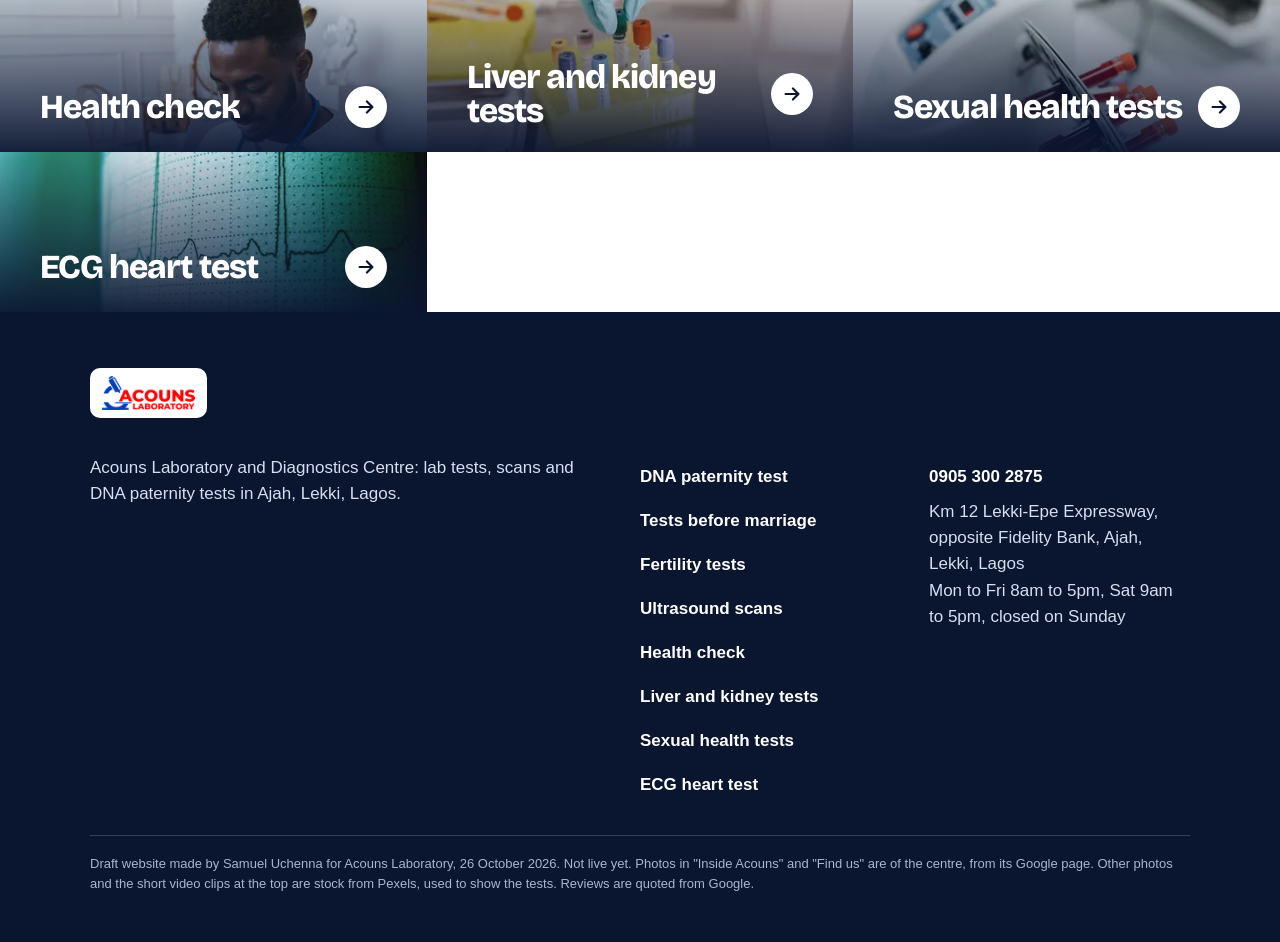
<file: dna-paternity-test.html>
<!doctype html>
<html lang="en-NG">
<head>
<meta charset="utf-8">
<meta name="viewport" content="width=device-width, initial-scale=1">
<meta name="robots" content="noindex, nofollow">
<title>DNA paternity test in Ajah, Lagos | Acouns Laboratory</title>
<meta name="description" content="DNA paternity test at Acouns Laboratory, Km 12 Lekki-Epe Expressway, Ajah. What it is, who it is for, how it works and what to bring.">
<link rel="icon" type="image/png" href="favicon.png">
<link rel="stylesheet" href="assets/site.css?v=8">
<script>document.documentElement.classList.add('js');try{sessionStorage.seen=1}catch(e){}</script>
<script src="assets/site.js?v=8" defer></script>
</head>
<body>
<header class="top"><div class="wrap">
 <a class="logo" href="index.html" aria-label="Acouns Laboratory home"><img src="assets/logo-acouns.png" width="104" height="38" alt="Acouns Laboratory"></a>
 <nav class="links" aria-label="Main"><a href="index.html#form">Tests</a><a href="index.html#staff">For companies</a><a href="index.html#reviews">Reviews</a><a href="index.html#find">Find us</a></nav>
 <a class="hcall" href="tel:+2349053002875"><svg viewBox="0 0 24 24" aria-hidden="true"><path d="M6.6 10.8a15.1 15.1 0 0 0 6.6 6.6l2.2-2.2a1 1 0 0 1 1-.25 11.4 11.4 0 0 0 3.6.57 1 1 0 0 1 1 1V20a1 1 0 0 1-1 1A17 17 0 0 1 3 4a1 1 0 0 1 1-1h3.5a1 1 0 0 1 1 1c0 1.25.2 2.45.57 3.57a1 1 0 0 1-.25 1z"/></svg><span>0905 300 2875</span></a>
</div></header>

<main class="tpage">
<section class="thero" style="padding:0">
 <img src="assets/img/t-dna-paternity-test-960.webp" srcset="assets/img/t-dna-paternity-test-480.webp 480w, assets/img/t-dna-paternity-test-960.webp 960w, assets/img/t-dna-paternity-test-1600.webp 1600w" sizes="100vw" width="1600" height="1000" alt="A father hugging his young son" fetchpriority="high">
 <div class="crumb"><a href="index.html">Home</a><span>&rsaquo;</span><a href="index.html#form">Tests</a><span>&rsaquo;</span>DNA paternity test</div>
 <div class="in">
  <span class="label" style="color:#cfe0ff;margin:0 0 14px">Acouns Laboratory, Ajah</span>
  <h1>DNA paternity test</h1>
  <p class="sub">Know for sure. The test compares the DNA of a child and a man to show if he is the father.</p>
  <div class="btns" style="margin-top:0"><a class="btn ghost" href="tel:+2349053002875"><svg viewBox="0 0 24 24" aria-hidden="true"><path d="M6.6 10.8a15.1 15.1 0 0 0 6.6 6.6l2.2-2.2a1 1 0 0 1 1-.25 11.4 11.4 0 0 0 3.6.57 1 1 0 0 1 1 1V20a1 1 0 0 1-1 1A17 17 0 0 1 3 4a1 1 0 0 1 1-1h3.5a1 1 0 0 1 1 1c0 1.25.2 2.45.57 3.57a1 1 0 0 1-.25 1z"/></svg>Call 0905 300 2875</a></div>
 </div>
</section>
<section><div class="wrap prose">
 
 <h2>What it is</h2>
 <p>A DNA paternity test checks whether a man is the biological father of a child. It compares the DNA of the child with the DNA of the man.</p><p>At Acouns we do DNA paternity tests here in our own lab, and we keep them confidential.</p>
</div></section>
<section style="padding-top:0"><div class="wrap prose">
 <h2>Why people do it</h2>
 <ul class="big"><li>Peace of mind, for the father, the mother or the child.</li><li>Settling a family question before naming a child, a wedding or sharing property.</li><li>Legal matters, such as inheritance or immigration. A test for court or an embassy needs extra steps, such as identity checks. <span class="chip">to confirm</span></li></ul>
</div></section>
<section style="padding-top:0"><div class="wrap prose">
 <h2>How it works at Acouns</h2>
 <ol class="steps"><li><p>Message or call us to book a time.</p></li><li><p>The child and the man come in. The mother can come too: her sample can make the result even stronger.</p></li><li><p>We take a sample from each person, usually with a soft swab rubbed inside the cheek. It does not hurt. <span class="chip">to confirm</span></p></li><li><p>Our lab compares the DNA, and you get your result in private. We tell you the day it will be ready. <span class="chip">to confirm</span></p></li></ol>
 
</div></section>
<section class="dark"><div class="wrap prose">
 <h2>Before you come</h2>
 <ul class="big"><li>Bring a valid ID for each adult. <span class="chip">to confirm</span></li><li>For a cheek swab, do not eat, drink or smoke for about 30 minutes before. <span class="chip">to confirm</span></li></ul>
</div></section>
<section class="faq"><div class="wrap prose">
 <h2>Questions</h2>
 <details><summary>Can the test be done without the mother?</summary><p>Yes. A paternity test can be done with just the man and the child. Adding the mother's sample makes it stronger.</p></details><details><summary>Is it private?</summary><p>Yes. We keep DNA tests confidential, and the result is given only to the people who did the test.</p></details>
 <p class="note">This page gives general information. It does not replace advice from your doctor. Items marked "to confirm" are being checked with Acouns.</p>
</div></section>
<section style="padding:0"><div class="wrap" style="padding-block:44px 24px"><span class="label" style="color:var(--blue);margin:0">More tests</span></div>
 <ul class="posters others"><li class="poster"><img src="assets/img/t-tests-before-marriage-960.webp" srcset="assets/img/t-tests-before-marriage-480.webp 480w, assets/img/t-tests-before-marriage-960.webp 960w, assets/img/t-tests-before-marriage-1600.webp 1600w" sizes="(min-width: 900px) 33vw, 100vw" width="1600" height="1000" alt="" loading="lazy" decoding="async"><div class="pt"><h3>Tests before marriage</h3><i class="arr"><svg viewBox="0 0 24 24" aria-hidden="true"><path d="M5 12h13M13 6l6 6-6 6" fill="none" stroke="currentColor" stroke-width="2.4" stroke-linecap="round" stroke-linejoin="round"/></svg></i></div><a class="cover" href="tests-before-marriage.html" aria-label="Tests before marriage"></a></li><li class="poster"><img src="assets/img/t-fertility-tests-960.webp" srcset="assets/img/t-fertility-tests-480.webp 480w, assets/img/t-fertility-tests-960.webp 960w, assets/img/t-fertility-tests-1600.webp 1600w" sizes="(min-width: 900px) 33vw, 100vw" width="1600" height="1000" alt="" loading="lazy" decoding="async"><div class="pt"><h3>Fertility tests</h3><i class="arr"><svg viewBox="0 0 24 24" aria-hidden="true"><path d="M5 12h13M13 6l6 6-6 6" fill="none" stroke="currentColor" stroke-width="2.4" stroke-linecap="round" stroke-linejoin="round"/></svg></i></div><a class="cover" href="fertility-tests.html" aria-label="Fertility tests"></a></li><li class="poster"><img src="assets/img/t-ultrasound-scans-960.webp" srcset="assets/img/t-ultrasound-scans-480.webp 480w, assets/img/t-ultrasound-scans-960.webp 960w, assets/img/t-ultrasound-scans-1600.webp 1600w" sizes="(min-width: 900px) 33vw, 100vw" width="1600" height="1000" alt="" loading="lazy" decoding="async"><div class="pt"><h3>Ultrasound scans</h3><i class="arr"><svg viewBox="0 0 24 24" aria-hidden="true"><path d="M5 12h13M13 6l6 6-6 6" fill="none" stroke="currentColor" stroke-width="2.4" stroke-linecap="round" stroke-linejoin="round"/></svg></i></div><a class="cover" href="ultrasound-scans.html" aria-label="Ultrasound scans"></a></li><li class="poster"><img src="assets/img/t-health-check-960.webp" srcset="assets/img/t-health-check-480.webp 480w, assets/img/t-health-check-960.webp 960w, assets/img/t-health-check-1600.webp 1600w" sizes="(min-width: 900px) 33vw, 100vw" width="1600" height="1000" alt="" loading="lazy" decoding="async"><div class="pt"><h3>Health check</h3><i class="arr"><svg viewBox="0 0 24 24" aria-hidden="true"><path d="M5 12h13M13 6l6 6-6 6" fill="none" stroke="currentColor" stroke-width="2.4" stroke-linecap="round" stroke-linejoin="round"/></svg></i></div><a class="cover" href="health-check.html" aria-label="Health check"></a></li><li class="poster"><img src="assets/img/t-liver-and-kidney-tests-960.webp" srcset="assets/img/t-liver-and-kidney-tests-480.webp 480w, assets/img/t-liver-and-kidney-tests-960.webp 960w, assets/img/t-liver-and-kidney-tests-1600.webp 1600w" sizes="(min-width: 900px) 33vw, 100vw" width="1600" height="1000" alt="" loading="lazy" decoding="async"><div class="pt"><h3>Liver and kidney tests</h3><i class="arr"><svg viewBox="0 0 24 24" aria-hidden="true"><path d="M5 12h13M13 6l6 6-6 6" fill="none" stroke="currentColor" stroke-width="2.4" stroke-linecap="round" stroke-linejoin="round"/></svg></i></div><a class="cover" href="liver-and-kidney-tests.html" aria-label="Liver and kidney tests"></a></li><li class="poster"><img src="assets/img/t-sexual-health-tests-960.webp" srcset="assets/img/t-sexual-health-tests-480.webp 480w, assets/img/t-sexual-health-tests-960.webp 960w, assets/img/t-sexual-health-tests-1600.webp 1600w" sizes="(min-width: 900px) 33vw, 100vw" width="1600" height="1000" alt="" loading="lazy" decoding="async"><div class="pt"><h3>Sexual health tests</h3><i class="arr"><svg viewBox="0 0 24 24" aria-hidden="true"><path d="M5 12h13M13 6l6 6-6 6" fill="none" stroke="currentColor" stroke-width="2.4" stroke-linecap="round" stroke-linejoin="round"/></svg></i></div><a class="cover" href="sexual-health-tests.html" aria-label="Sexual health tests"></a></li><li class="poster"><img src="assets/img/t-ecg-heart-test-960.webp" srcset="assets/img/t-ecg-heart-test-480.webp 480w, assets/img/t-ecg-heart-test-960.webp 960w, assets/img/t-ecg-heart-test-1600.webp 1600w" sizes="(min-width: 900px) 33vw, 100vw" width="1600" height="1000" alt="" loading="lazy" decoding="async"><div class="pt"><h3>ECG heart test</h3><i class="arr"><svg viewBox="0 0 24 24" aria-hidden="true"><path d="M5 12h13M13 6l6 6-6 6" fill="none" stroke="currentColor" stroke-width="2.4" stroke-linecap="round" stroke-linejoin="round"/></svg></i></div><a class="cover" href="ecg-heart-test.html" aria-label="ECG heart test"></a></li></ul>
</section>
</main>
<footer><div class="wrap">
 <span class="plate"><img src="assets/logo-acouns.png" width="93" height="34" alt="Acouns Laboratory" loading="lazy"></span>
 <div class="cols">
  <p>Acouns Laboratory and Diagnostics Centre: lab tests, scans and DNA paternity tests in Ajah, Lekki, Lagos.</p>
  <ul><li><a href="dna-paternity-test.html">DNA paternity test</a></li><li><a href="tests-before-marriage.html">Tests before marriage</a></li><li><a href="fertility-tests.html">Fertility tests</a></li><li><a href="ultrasound-scans.html">Ultrasound scans</a></li><li><a href="health-check.html">Health check</a></li><li><a href="liver-and-kidney-tests.html">Liver and kidney tests</a></li><li><a href="sexual-health-tests.html">Sexual health tests</a></li><li><a href="ecg-heart-test.html">ECG heart test</a></li></ul>
  <p><a href="tel:+2349053002875">0905 300 2875</a><br>Km 12 Lekki-Epe Expressway, opposite Fidelity Bank, Ajah, Lekki, Lagos<br>Mon to Fri 8am to 5pm, Sat 9am to 5pm, closed on Sunday</p>
 </div>
 <p class="legal">Draft website made by Samuel Uchenna for Acouns Laboratory, 26 October 2026. Not live yet. Photos in "Inside Acouns" and "Find us" are of the centre, from its Google page. Other photos and the short video clips at the top are stock from Pexels, used to show the tests. Reviews are quoted from Google.</p>
</div></footer>
<div class="bar" id="bar"><a id="barlink" href="https://wa.me/2349053002875?text=Hello%20Acouns%2C%20please%20what%20is%20the%20price%20of%20the%20DNA%20paternity%20test%3F" data-wa="2349053002875" target="_blank" rel="noopener"><svg viewBox="0 0 24 24" aria-hidden="true"><path d="M12 3a9 9 0 0 0-7.8 13.5L3 21l4.6-1.2A9 9 0 1 0 12 3zm0 16.2a7.2 7.2 0 0 1-3.7-1l-.3-.2-2.7.7.7-2.6-.2-.3A7.2 7.2 0 1 1 12 19.2zm4-5.4c-.2-.1-1.3-.6-1.5-.7s-.4-.1-.5.1-.6.7-.7.9-.3.2-.5.1a5.9 5.9 0 0 1-2.9-2.6c-.2-.4.2-.4.6-1.2a.4.4 0 0 0 0-.4l-.7-1.6c-.2-.4-.4-.4-.5-.4h-.4a.8.8 0 0 0-.6.3 2.5 2.5 0 0 0-.8 1.9 4.4 4.4 0 0 0 .9 2.3 10 10 0 0 0 3.8 3.4c1.4.6 2 .6 2.7.5a2.3 2.3 0 0 0 1.5-1.1 1.9 1.9 0 0 0 .1-1.1c0-.1-.2-.2-.5-.3z"/></svg><span id="barlabel">Ask the price on WhatsApp</span></a></div>
</body>
</html>
</file>
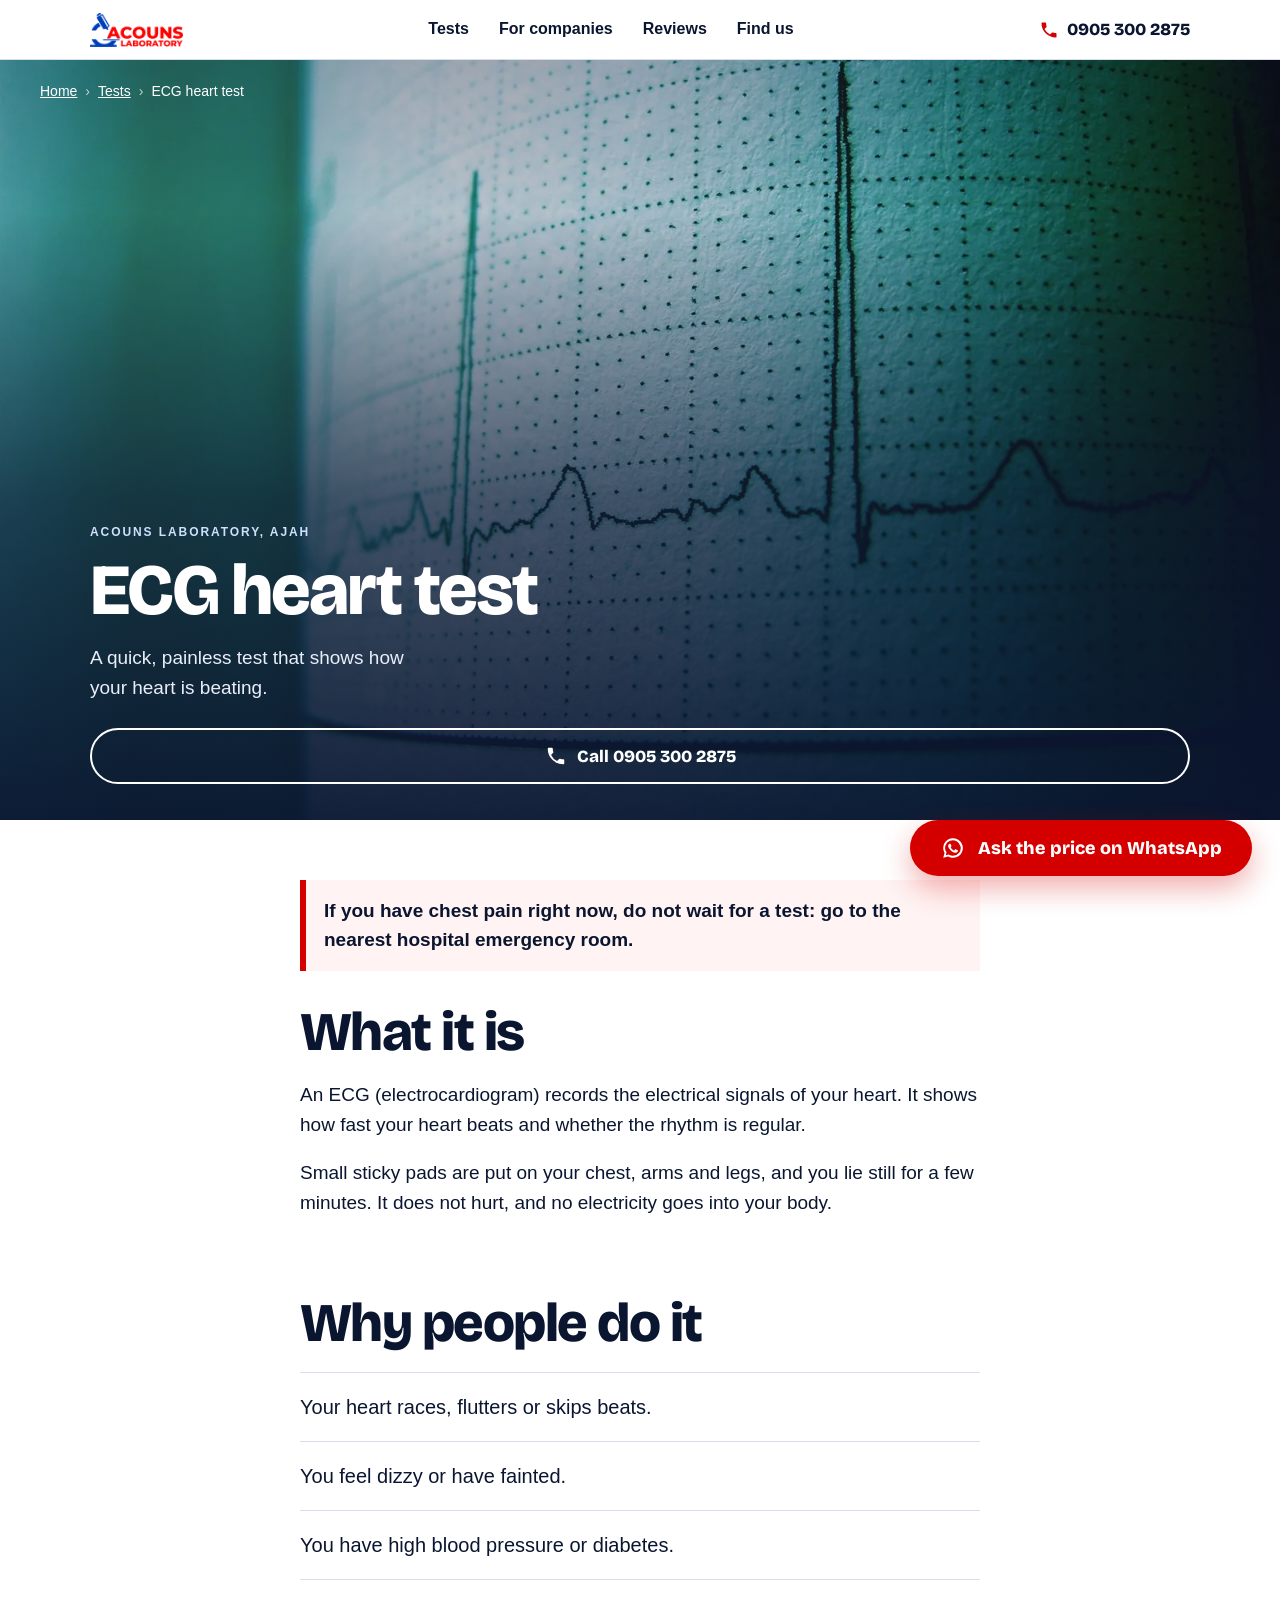
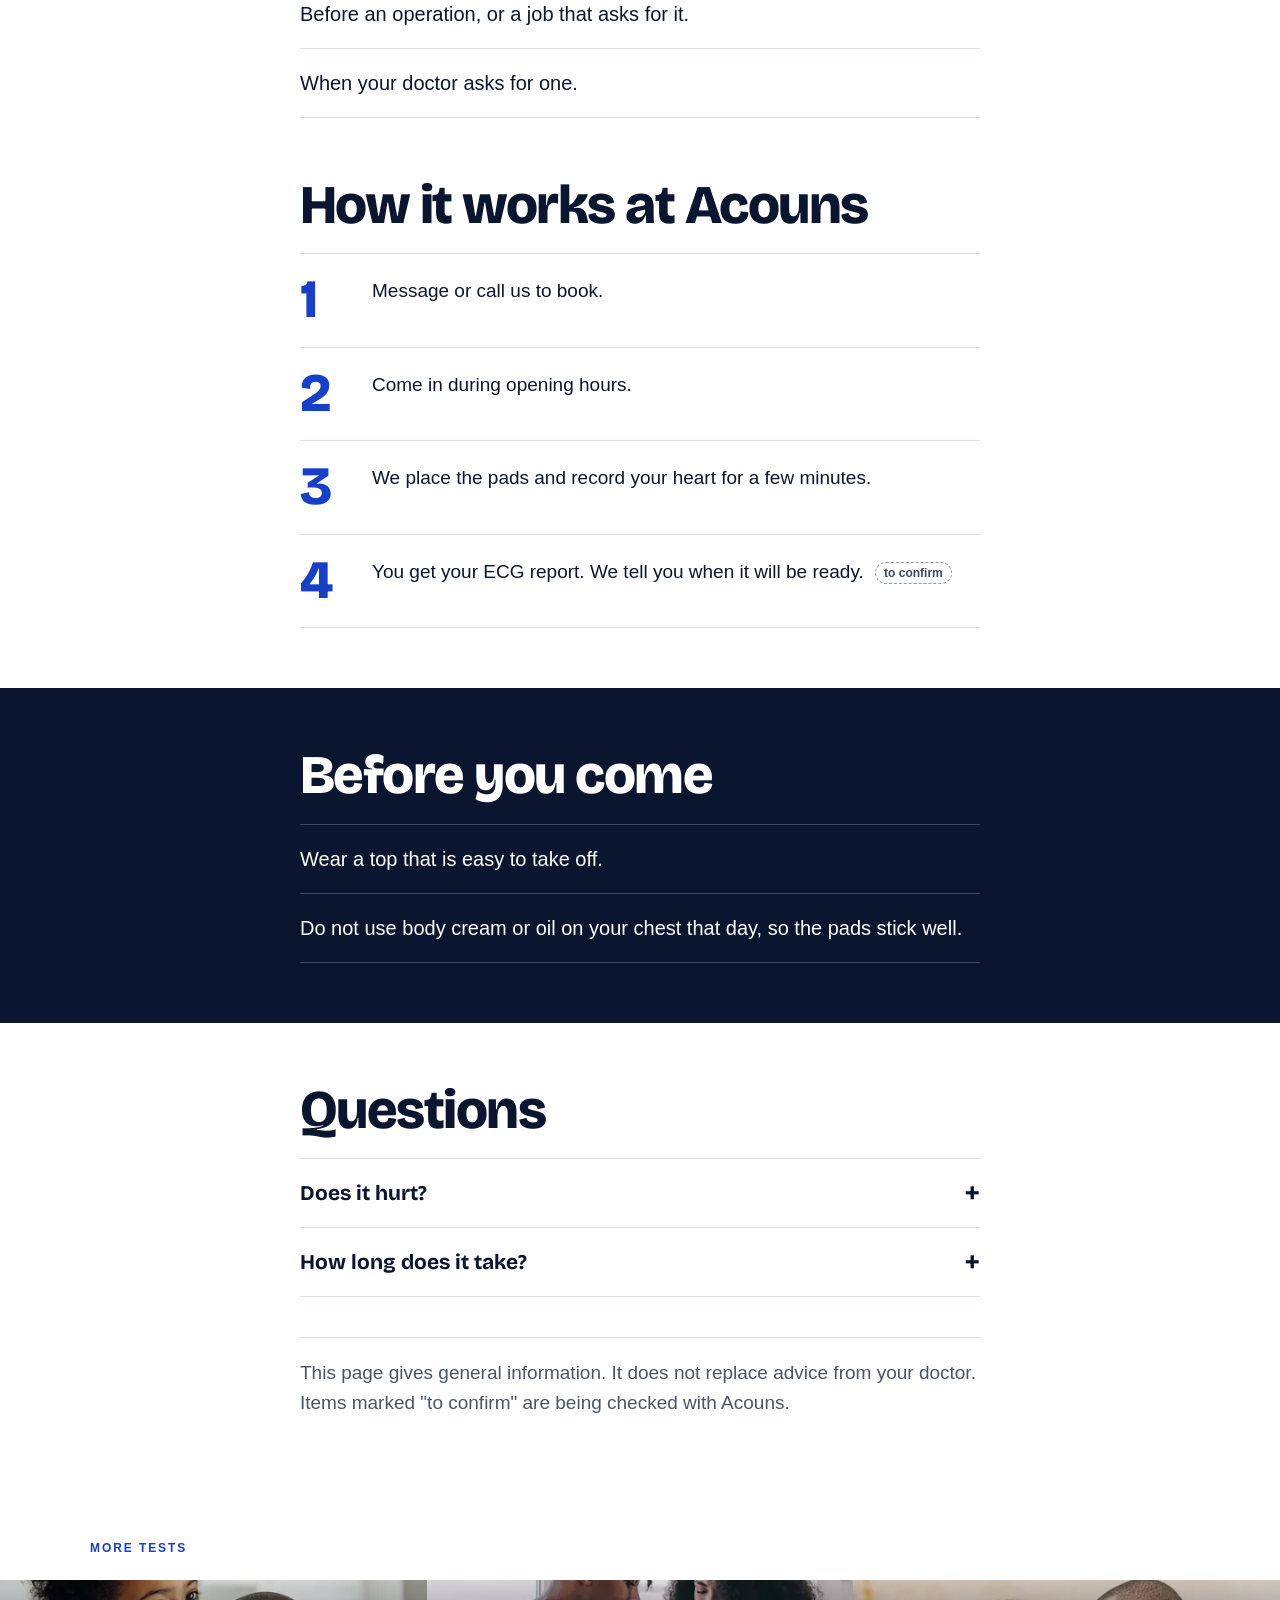
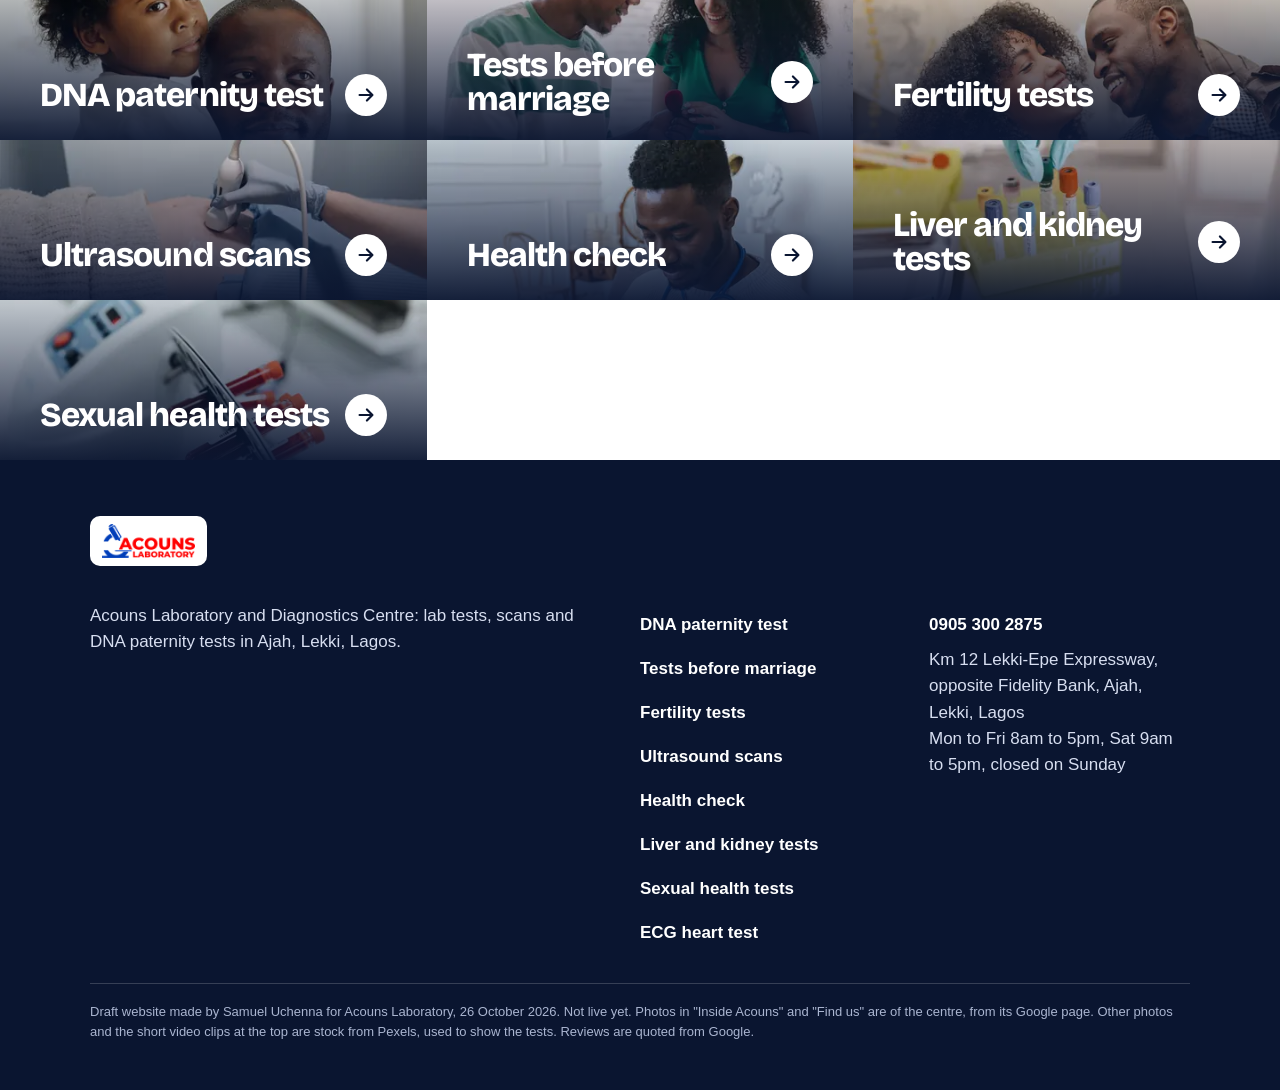
<file: ecg-heart-test.html>
<!doctype html>
<html lang="en-NG">
<head>
<meta charset="utf-8">
<meta name="viewport" content="width=device-width, initial-scale=1">
<meta name="robots" content="noindex, nofollow">
<title>ECG heart test in Ajah, Lagos | Acouns Laboratory</title>
<meta name="description" content="ECG heart test at Acouns Laboratory, Km 12 Lekki-Epe Expressway, Ajah. What it is, who it is for, how it works and what to bring.">
<link rel="icon" type="image/png" href="favicon.png">
<link rel="stylesheet" href="assets/site.css?v=8">
<script>document.documentElement.classList.add('js');try{sessionStorage.seen=1}catch(e){}</script>
<script src="assets/site.js?v=8" defer></script>
</head>
<body>
<header class="top"><div class="wrap">
 <a class="logo" href="index.html" aria-label="Acouns Laboratory home"><img src="assets/logo-acouns.png" width="104" height="38" alt="Acouns Laboratory"></a>
 <nav class="links" aria-label="Main"><a href="index.html#form">Tests</a><a href="index.html#staff">For companies</a><a href="index.html#reviews">Reviews</a><a href="index.html#find">Find us</a></nav>
 <a class="hcall" href="tel:+2349053002875"><svg viewBox="0 0 24 24" aria-hidden="true"><path d="M6.6 10.8a15.1 15.1 0 0 0 6.6 6.6l2.2-2.2a1 1 0 0 1 1-.25 11.4 11.4 0 0 0 3.6.57 1 1 0 0 1 1 1V20a1 1 0 0 1-1 1A17 17 0 0 1 3 4a1 1 0 0 1 1-1h3.5a1 1 0 0 1 1 1c0 1.25.2 2.45.57 3.57a1 1 0 0 1-.25 1z"/></svg><span>0905 300 2875</span></a>
</div></header>

<main class="tpage">
<section class="thero" style="padding:0">
 <img src="assets/img/t-ecg-heart-test-960.webp" srcset="assets/img/t-ecg-heart-test-480.webp 480w, assets/img/t-ecg-heart-test-960.webp 960w, assets/img/t-ecg-heart-test-1600.webp 1600w" sizes="100vw" width="1600" height="1000" alt="An ECG heart trace printed on graph paper" fetchpriority="high">
 <div class="crumb"><a href="index.html">Home</a><span>&rsaquo;</span><a href="index.html#form">Tests</a><span>&rsaquo;</span>ECG heart test</div>
 <div class="in">
  <span class="label" style="color:#cfe0ff;margin:0 0 14px">Acouns Laboratory, Ajah</span>
  <h1>ECG heart test</h1>
  <p class="sub">A quick, painless test that shows how your heart is beating.</p>
  <div class="btns" style="margin-top:0"><a class="btn ghost" href="tel:+2349053002875"><svg viewBox="0 0 24 24" aria-hidden="true"><path d="M6.6 10.8a15.1 15.1 0 0 0 6.6 6.6l2.2-2.2a1 1 0 0 1 1-.25 11.4 11.4 0 0 0 3.6.57 1 1 0 0 1 1 1V20a1 1 0 0 1-1 1A17 17 0 0 1 3 4a1 1 0 0 1 1-1h3.5a1 1 0 0 1 1 1c0 1.25.2 2.45.57 3.57a1 1 0 0 1-.25 1z"/></svg>Call 0905 300 2875</a></div>
 </div>
</section>
<section><div class="wrap prose">
 <p class="warn">If you have chest pain right now, do not wait for a test: go to the nearest hospital emergency room.</p>
 <h2>What it is</h2>
 <p>An ECG (electrocardiogram) records the electrical signals of your heart. It shows how fast your heart beats and whether the rhythm is regular.</p><p>Small sticky pads are put on your chest, arms and legs, and you lie still for a few minutes. It does not hurt, and no electricity goes into your body.</p>
</div></section>
<section style="padding-top:0"><div class="wrap prose">
 <h2>Why people do it</h2>
 <ul class="big"><li>Your heart races, flutters or skips beats.</li><li>You feel dizzy or have fainted.</li><li>You have high blood pressure or diabetes.</li><li>Before an operation, or a job that asks for it.</li><li>When your doctor asks for one.</li></ul>
</div></section>
<section style="padding-top:0"><div class="wrap prose">
 <h2>How it works at Acouns</h2>
 <ol class="steps"><li><p>Message or call us to book.</p></li><li><p>Come in during opening hours.</p></li><li><p>We place the pads and record your heart for a few minutes.</p></li><li><p>You get your ECG report. We tell you when it will be ready. <span class="chip">to confirm</span></p></li></ol>
 
</div></section>
<section class="dark"><div class="wrap prose">
 <h2>Before you come</h2>
 <ul class="big"><li>Wear a top that is easy to take off.</li><li>Do not use body cream or oil on your chest that day, so the pads stick well.</li></ul>
</div></section>
<section class="faq"><div class="wrap prose">
 <h2>Questions</h2>
 <details><summary>Does it hurt?</summary><p>No. You only feel the sticky pads, which come off easily.</p></details><details><summary>How long does it take?</summary><p>The recording itself takes a few minutes.</p></details>
 <p class="note">This page gives general information. It does not replace advice from your doctor. Items marked "to confirm" are being checked with Acouns.</p>
</div></section>
<section style="padding:0"><div class="wrap" style="padding-block:44px 24px"><span class="label" style="color:var(--blue);margin:0">More tests</span></div>
 <ul class="posters others"><li class="poster"><img src="assets/img/t-dna-paternity-test-960.webp" srcset="assets/img/t-dna-paternity-test-480.webp 480w, assets/img/t-dna-paternity-test-960.webp 960w, assets/img/t-dna-paternity-test-1600.webp 1600w" sizes="(min-width: 900px) 33vw, 100vw" width="1600" height="1000" alt="" loading="lazy" decoding="async"><div class="pt"><h3>DNA paternity test</h3><i class="arr"><svg viewBox="0 0 24 24" aria-hidden="true"><path d="M5 12h13M13 6l6 6-6 6" fill="none" stroke="currentColor" stroke-width="2.4" stroke-linecap="round" stroke-linejoin="round"/></svg></i></div><a class="cover" href="dna-paternity-test.html" aria-label="DNA paternity test"></a></li><li class="poster"><img src="assets/img/t-tests-before-marriage-960.webp" srcset="assets/img/t-tests-before-marriage-480.webp 480w, assets/img/t-tests-before-marriage-960.webp 960w, assets/img/t-tests-before-marriage-1600.webp 1600w" sizes="(min-width: 900px) 33vw, 100vw" width="1600" height="1000" alt="" loading="lazy" decoding="async"><div class="pt"><h3>Tests before marriage</h3><i class="arr"><svg viewBox="0 0 24 24" aria-hidden="true"><path d="M5 12h13M13 6l6 6-6 6" fill="none" stroke="currentColor" stroke-width="2.4" stroke-linecap="round" stroke-linejoin="round"/></svg></i></div><a class="cover" href="tests-before-marriage.html" aria-label="Tests before marriage"></a></li><li class="poster"><img src="assets/img/t-fertility-tests-960.webp" srcset="assets/img/t-fertility-tests-480.webp 480w, assets/img/t-fertility-tests-960.webp 960w, assets/img/t-fertility-tests-1600.webp 1600w" sizes="(min-width: 900px) 33vw, 100vw" width="1600" height="1000" alt="" loading="lazy" decoding="async"><div class="pt"><h3>Fertility tests</h3><i class="arr"><svg viewBox="0 0 24 24" aria-hidden="true"><path d="M5 12h13M13 6l6 6-6 6" fill="none" stroke="currentColor" stroke-width="2.4" stroke-linecap="round" stroke-linejoin="round"/></svg></i></div><a class="cover" href="fertility-tests.html" aria-label="Fertility tests"></a></li><li class="poster"><img src="assets/img/t-ultrasound-scans-960.webp" srcset="assets/img/t-ultrasound-scans-480.webp 480w, assets/img/t-ultrasound-scans-960.webp 960w, assets/img/t-ultrasound-scans-1600.webp 1600w" sizes="(min-width: 900px) 33vw, 100vw" width="1600" height="1000" alt="" loading="lazy" decoding="async"><div class="pt"><h3>Ultrasound scans</h3><i class="arr"><svg viewBox="0 0 24 24" aria-hidden="true"><path d="M5 12h13M13 6l6 6-6 6" fill="none" stroke="currentColor" stroke-width="2.4" stroke-linecap="round" stroke-linejoin="round"/></svg></i></div><a class="cover" href="ultrasound-scans.html" aria-label="Ultrasound scans"></a></li><li class="poster"><img src="assets/img/t-health-check-960.webp" srcset="assets/img/t-health-check-480.webp 480w, assets/img/t-health-check-960.webp 960w, assets/img/t-health-check-1600.webp 1600w" sizes="(min-width: 900px) 33vw, 100vw" width="1600" height="1000" alt="" loading="lazy" decoding="async"><div class="pt"><h3>Health check</h3><i class="arr"><svg viewBox="0 0 24 24" aria-hidden="true"><path d="M5 12h13M13 6l6 6-6 6" fill="none" stroke="currentColor" stroke-width="2.4" stroke-linecap="round" stroke-linejoin="round"/></svg></i></div><a class="cover" href="health-check.html" aria-label="Health check"></a></li><li class="poster"><img src="assets/img/t-liver-and-kidney-tests-960.webp" srcset="assets/img/t-liver-and-kidney-tests-480.webp 480w, assets/img/t-liver-and-kidney-tests-960.webp 960w, assets/img/t-liver-and-kidney-tests-1600.webp 1600w" sizes="(min-width: 900px) 33vw, 100vw" width="1600" height="1000" alt="" loading="lazy" decoding="async"><div class="pt"><h3>Liver and kidney tests</h3><i class="arr"><svg viewBox="0 0 24 24" aria-hidden="true"><path d="M5 12h13M13 6l6 6-6 6" fill="none" stroke="currentColor" stroke-width="2.4" stroke-linecap="round" stroke-linejoin="round"/></svg></i></div><a class="cover" href="liver-and-kidney-tests.html" aria-label="Liver and kidney tests"></a></li><li class="poster"><img src="assets/img/t-sexual-health-tests-960.webp" srcset="assets/img/t-sexual-health-tests-480.webp 480w, assets/img/t-sexual-health-tests-960.webp 960w, assets/img/t-sexual-health-tests-1600.webp 1600w" sizes="(min-width: 900px) 33vw, 100vw" width="1600" height="1000" alt="" loading="lazy" decoding="async"><div class="pt"><h3>Sexual health tests</h3><i class="arr"><svg viewBox="0 0 24 24" aria-hidden="true"><path d="M5 12h13M13 6l6 6-6 6" fill="none" stroke="currentColor" stroke-width="2.4" stroke-linecap="round" stroke-linejoin="round"/></svg></i></div><a class="cover" href="sexual-health-tests.html" aria-label="Sexual health tests"></a></li></ul>
</section>
</main>
<footer><div class="wrap">
 <span class="plate"><img src="assets/logo-acouns.png" width="93" height="34" alt="Acouns Laboratory" loading="lazy"></span>
 <div class="cols">
  <p>Acouns Laboratory and Diagnostics Centre: lab tests, scans and DNA paternity tests in Ajah, Lekki, Lagos.</p>
  <ul><li><a href="dna-paternity-test.html">DNA paternity test</a></li><li><a href="tests-before-marriage.html">Tests before marriage</a></li><li><a href="fertility-tests.html">Fertility tests</a></li><li><a href="ultrasound-scans.html">Ultrasound scans</a></li><li><a href="health-check.html">Health check</a></li><li><a href="liver-and-kidney-tests.html">Liver and kidney tests</a></li><li><a href="sexual-health-tests.html">Sexual health tests</a></li><li><a href="ecg-heart-test.html">ECG heart test</a></li></ul>
  <p><a href="tel:+2349053002875">0905 300 2875</a><br>Km 12 Lekki-Epe Expressway, opposite Fidelity Bank, Ajah, Lekki, Lagos<br>Mon to Fri 8am to 5pm, Sat 9am to 5pm, closed on Sunday</p>
 </div>
 <p class="legal">Draft website made by Samuel Uchenna for Acouns Laboratory, 26 October 2026. Not live yet. Photos in "Inside Acouns" and "Find us" are of the centre, from its Google page. Other photos and the short video clips at the top are stock from Pexels, used to show the tests. Reviews are quoted from Google.</p>
</div></footer>
<div class="bar" id="bar"><a id="barlink" href="https://wa.me/2349053002875?text=Hello%20Acouns%2C%20please%20what%20is%20the%20price%20of%20an%20ECG%20heart%20test%3F" data-wa="2349053002875" target="_blank" rel="noopener"><svg viewBox="0 0 24 24" aria-hidden="true"><path d="M12 3a9 9 0 0 0-7.8 13.5L3 21l4.6-1.2A9 9 0 1 0 12 3zm0 16.2a7.2 7.2 0 0 1-3.7-1l-.3-.2-2.7.7.7-2.6-.2-.3A7.2 7.2 0 1 1 12 19.2zm4-5.4c-.2-.1-1.3-.6-1.5-.7s-.4-.1-.5.1-.6.7-.7.9-.3.2-.5.1a5.9 5.9 0 0 1-2.9-2.6c-.2-.4.2-.4.6-1.2a.4.4 0 0 0 0-.4l-.7-1.6c-.2-.4-.4-.4-.5-.4h-.4a.8.8 0 0 0-.6.3 2.5 2.5 0 0 0-.8 1.9 4.4 4.4 0 0 0 .9 2.3 10 10 0 0 0 3.8 3.4c1.4.6 2 .6 2.7.5a2.3 2.3 0 0 0 1.5-1.1 1.9 1.9 0 0 0 .1-1.1c0-.1-.2-.2-.5-.3z"/></svg><span id="barlabel">Ask the price on WhatsApp</span></a></div>
</body>
</html>
</file>
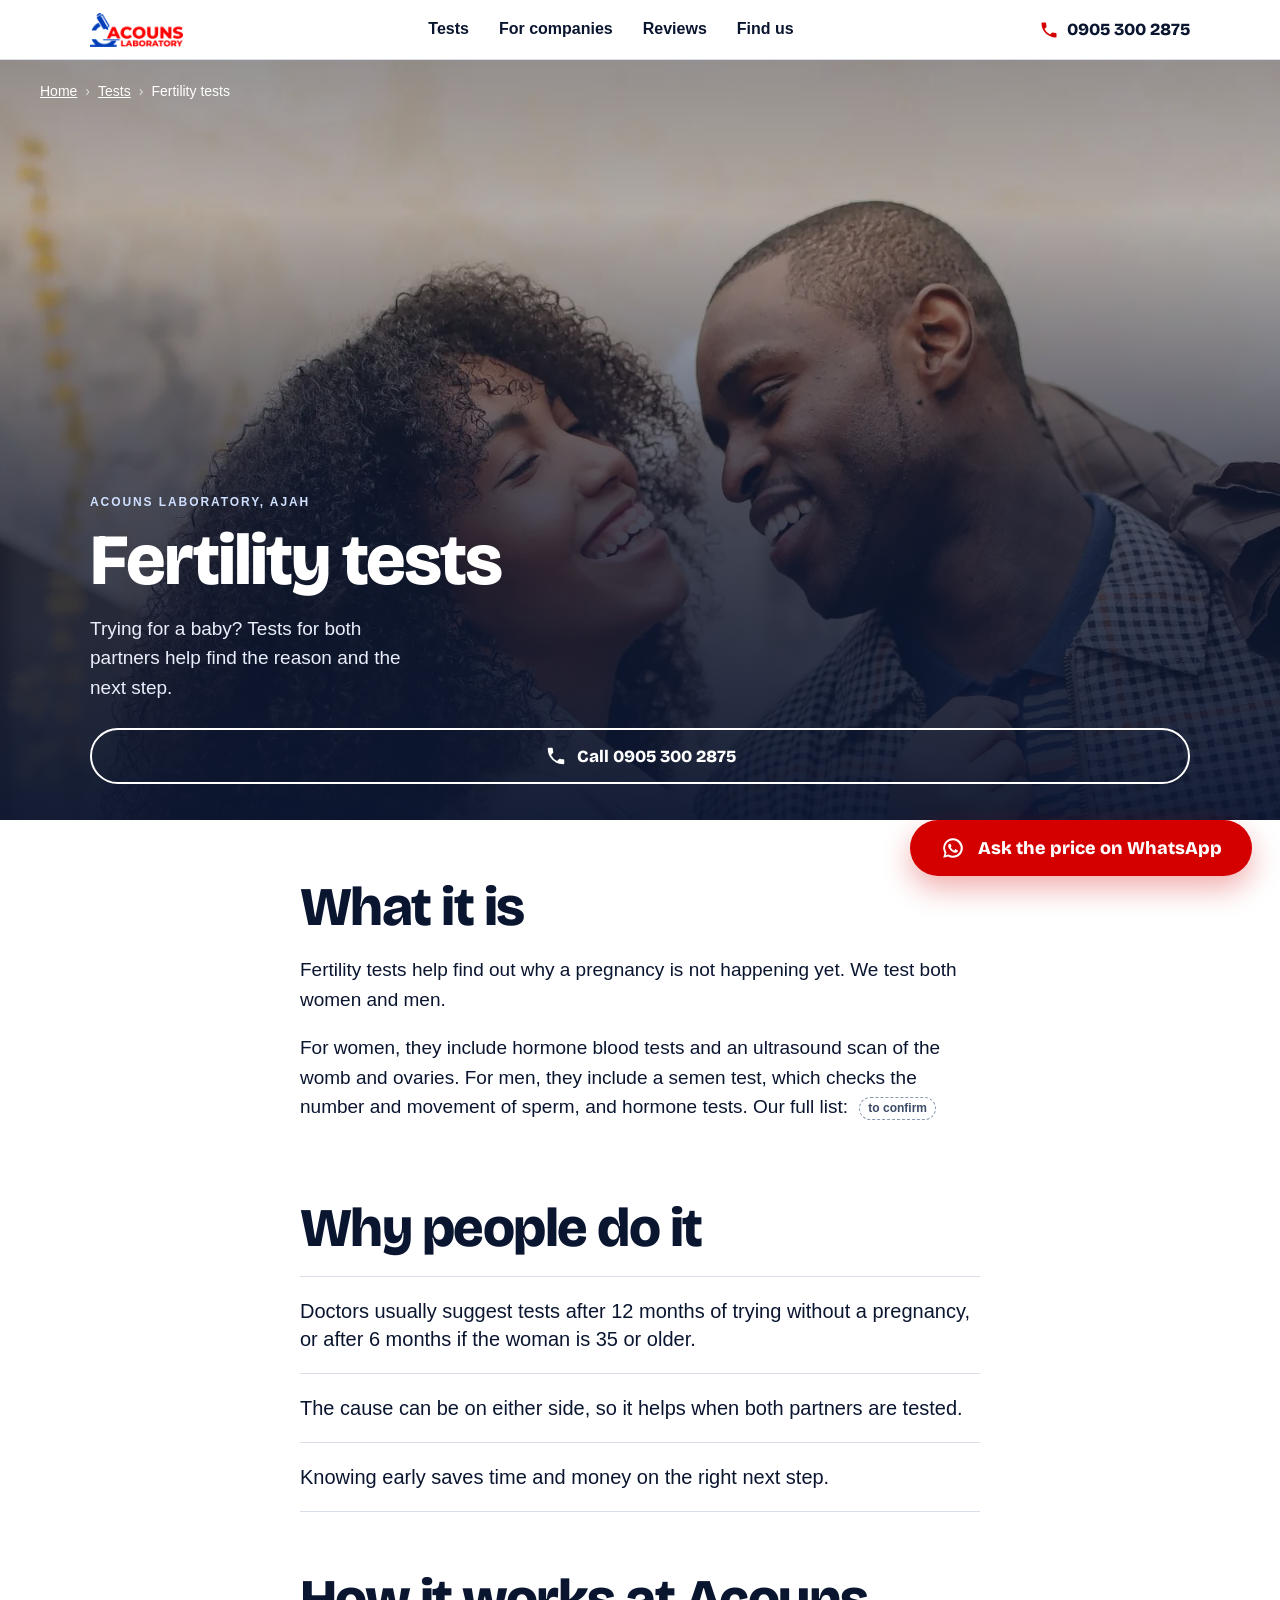
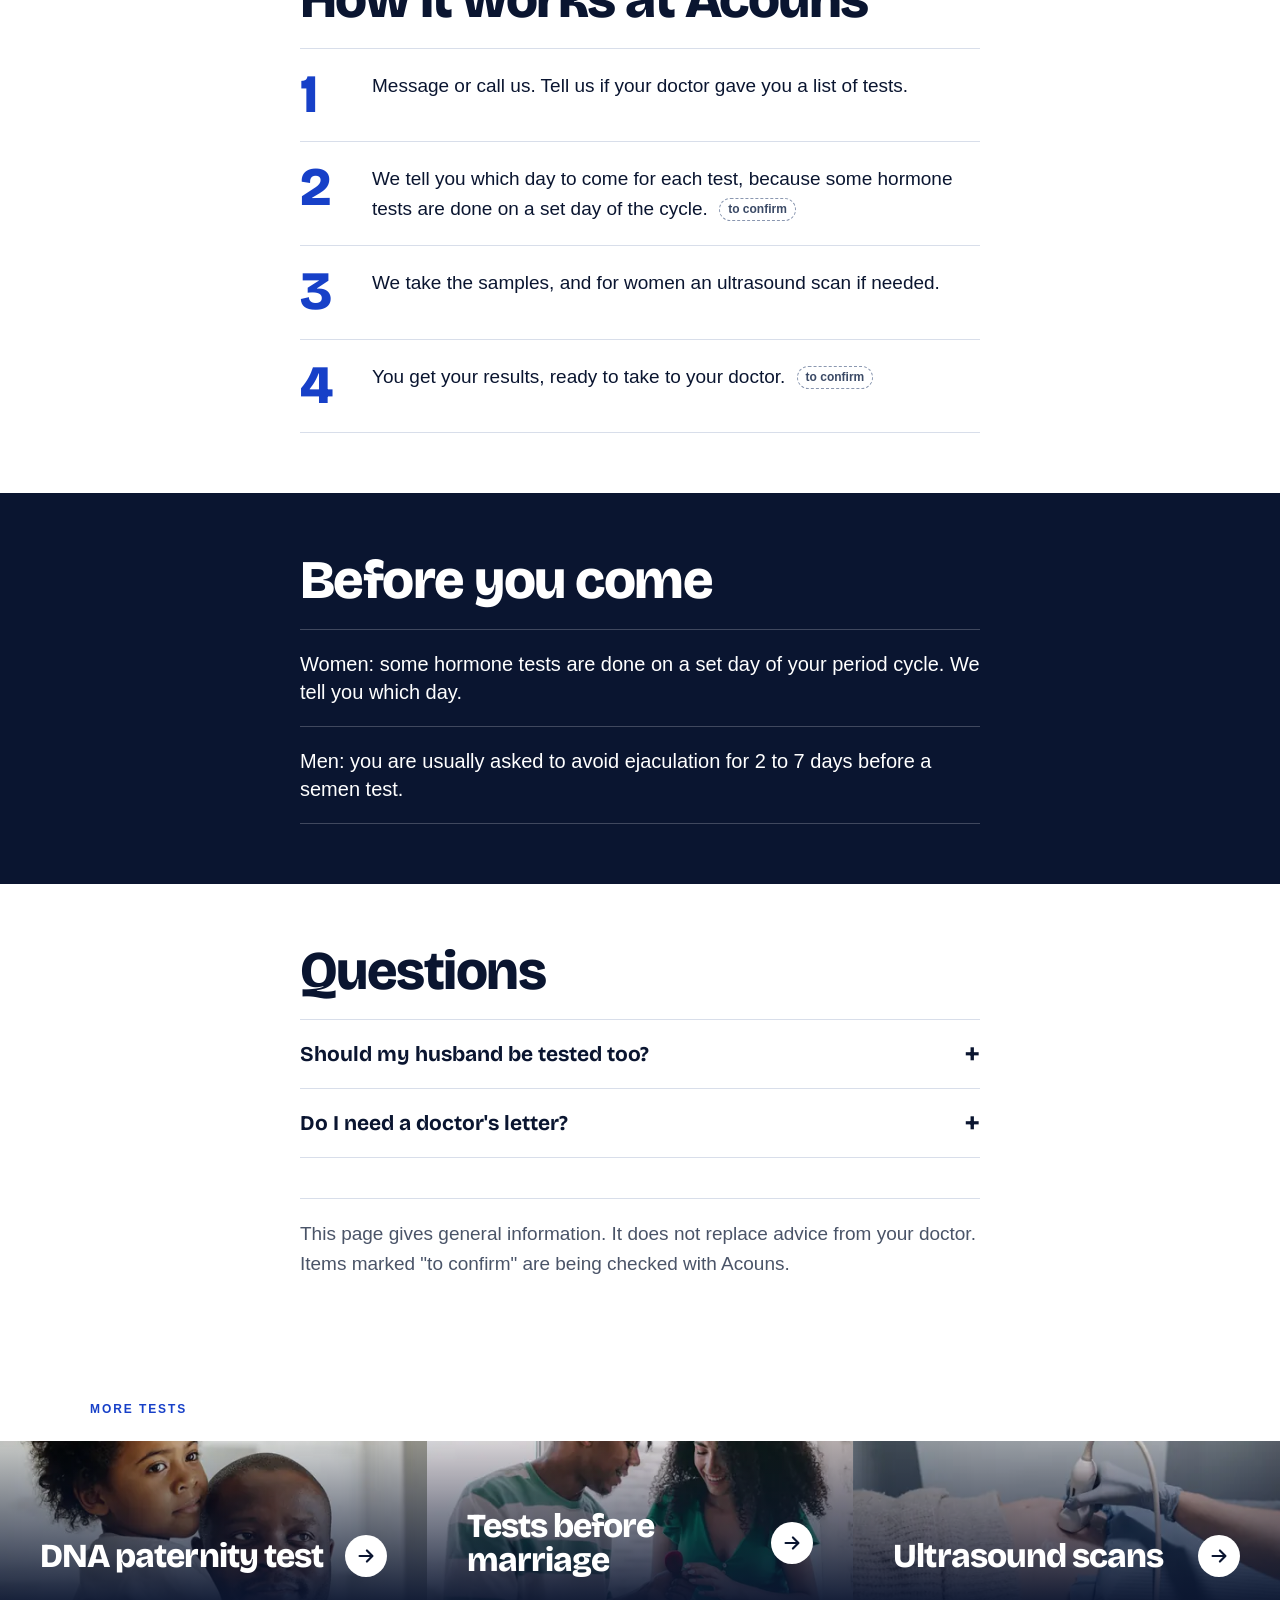
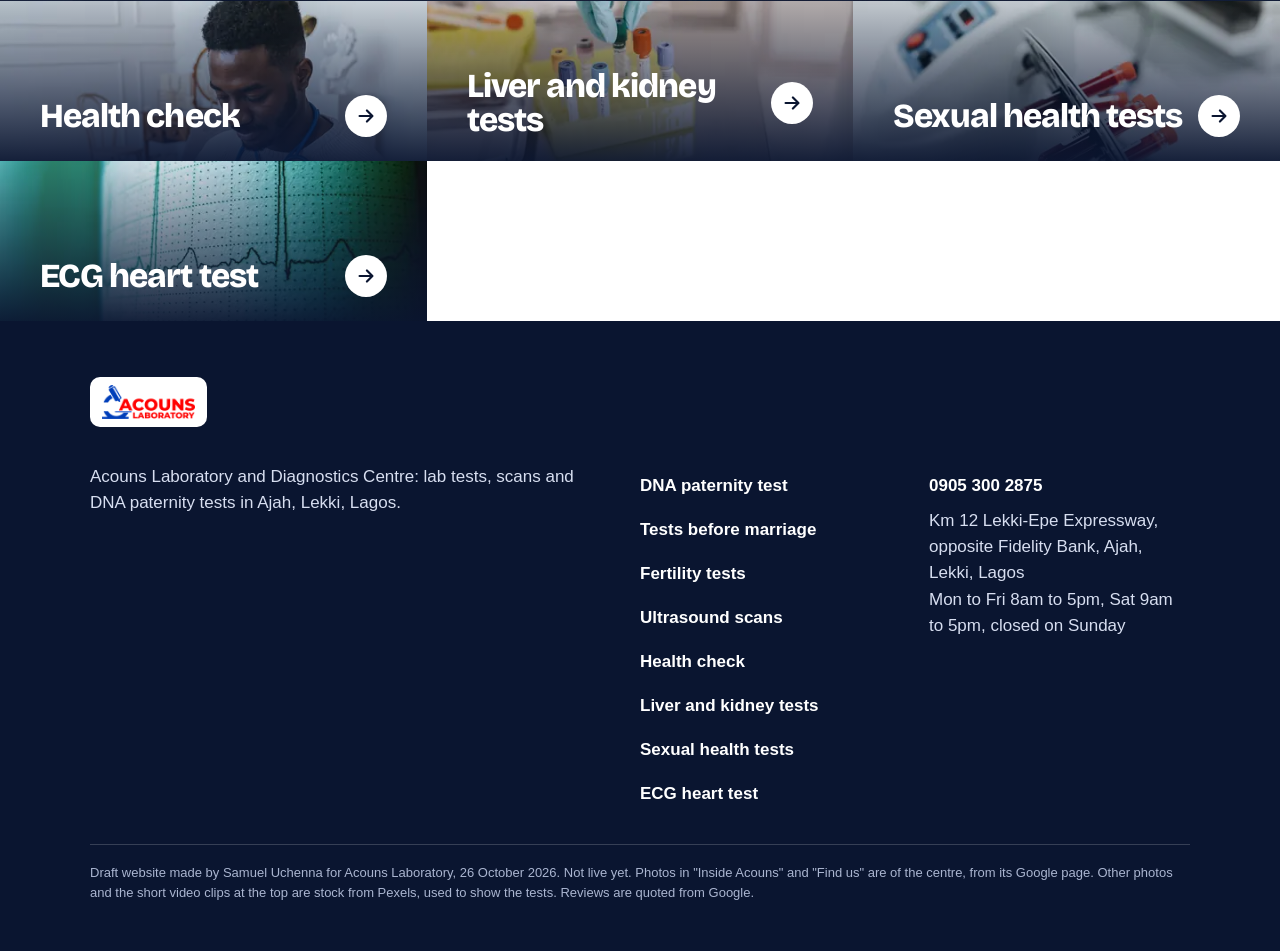
<file: fertility-tests.html>
<!doctype html>
<html lang="en-NG">
<head>
<meta charset="utf-8">
<meta name="viewport" content="width=device-width, initial-scale=1">
<meta name="robots" content="noindex, nofollow">
<title>Fertility tests in Ajah, Lagos | Acouns Laboratory</title>
<meta name="description" content="Fertility tests at Acouns Laboratory, Km 12 Lekki-Epe Expressway, Ajah. What it is, who it is for, how it works and what to bring.">
<link rel="icon" type="image/png" href="favicon.png">
<link rel="stylesheet" href="assets/site.css?v=8">
<script>document.documentElement.classList.add('js');try{sessionStorage.seen=1}catch(e){}</script>
<script src="assets/site.js?v=8" defer></script>
</head>
<body>
<header class="top"><div class="wrap">
 <a class="logo" href="index.html" aria-label="Acouns Laboratory home"><img src="assets/logo-acouns.png" width="104" height="38" alt="Acouns Laboratory"></a>
 <nav class="links" aria-label="Main"><a href="index.html#form">Tests</a><a href="index.html#staff">For companies</a><a href="index.html#reviews">Reviews</a><a href="index.html#find">Find us</a></nav>
 <a class="hcall" href="tel:+2349053002875"><svg viewBox="0 0 24 24" aria-hidden="true"><path d="M6.6 10.8a15.1 15.1 0 0 0 6.6 6.6l2.2-2.2a1 1 0 0 1 1-.25 11.4 11.4 0 0 0 3.6.57 1 1 0 0 1 1 1V20a1 1 0 0 1-1 1A17 17 0 0 1 3 4a1 1 0 0 1 1-1h3.5a1 1 0 0 1 1 1c0 1.25.2 2.45.57 3.57a1 1 0 0 1-.25 1z"/></svg><span>0905 300 2875</span></a>
</div></header>

<main class="tpage">
<section class="thero" style="padding:0">
 <img src="assets/img/t-fertility-tests-960.webp" srcset="assets/img/t-fertility-tests-480.webp 480w, assets/img/t-fertility-tests-960.webp 960w, assets/img/t-fertility-tests-1600.webp 1600w" sizes="100vw" width="1600" height="1000" alt="A smiling young couple holding each other" fetchpriority="high">
 <div class="crumb"><a href="index.html">Home</a><span>&rsaquo;</span><a href="index.html#form">Tests</a><span>&rsaquo;</span>Fertility tests</div>
 <div class="in">
  <span class="label" style="color:#cfe0ff;margin:0 0 14px">Acouns Laboratory, Ajah</span>
  <h1>Fertility tests</h1>
  <p class="sub">Trying for a baby? Tests for both partners help find the reason and the next step.</p>
  <div class="btns" style="margin-top:0"><a class="btn ghost" href="tel:+2349053002875"><svg viewBox="0 0 24 24" aria-hidden="true"><path d="M6.6 10.8a15.1 15.1 0 0 0 6.6 6.6l2.2-2.2a1 1 0 0 1 1-.25 11.4 11.4 0 0 0 3.6.57 1 1 0 0 1 1 1V20a1 1 0 0 1-1 1A17 17 0 0 1 3 4a1 1 0 0 1 1-1h3.5a1 1 0 0 1 1 1c0 1.25.2 2.45.57 3.57a1 1 0 0 1-.25 1z"/></svg>Call 0905 300 2875</a></div>
 </div>
</section>
<section><div class="wrap prose">
 
 <h2>What it is</h2>
 <p>Fertility tests help find out why a pregnancy is not happening yet. We test both women and men.</p><p>For women, they include hormone blood tests and an ultrasound scan of the womb and ovaries. For men, they include a semen test, which checks the number and movement of sperm, and hormone tests. Our full list: <span class="chip">to confirm</span></p>
</div></section>
<section style="padding-top:0"><div class="wrap prose">
 <h2>Why people do it</h2>
 <ul class="big"><li>Doctors usually suggest tests after 12 months of trying without a pregnancy, or after 6 months if the woman is 35 or older.</li><li>The cause can be on either side, so it helps when both partners are tested.</li><li>Knowing early saves time and money on the right next step.</li></ul>
</div></section>
<section style="padding-top:0"><div class="wrap prose">
 <h2>How it works at Acouns</h2>
 <ol class="steps"><li><p>Message or call us. Tell us if your doctor gave you a list of tests.</p></li><li><p>We tell you which day to come for each test, because some hormone tests are done on a set day of the cycle. <span class="chip">to confirm</span></p></li><li><p>We take the samples, and for women an ultrasound scan if needed.</p></li><li><p>You get your results, ready to take to your doctor. <span class="chip">to confirm</span></p></li></ol>
 
</div></section>
<section class="dark"><div class="wrap prose">
 <h2>Before you come</h2>
 <ul class="big"><li>Women: some hormone tests are done on a set day of your period cycle. We tell you which day.</li><li>Men: you are usually asked to avoid ejaculation for 2 to 7 days before a semen test.</li></ul>
</div></section>
<section class="faq"><div class="wrap prose">
 <h2>Questions</h2>
 <details><summary>Should my husband be tested too?</summary><p>Yes, it helps. The cause can be on the man's side or the woman's side, or both.</p></details><details><summary>Do I need a doctor&#x27;s letter?</summary><p>You can come with or without one. If your doctor asked for certain tests, bring the list. <span class="chip">to confirm</span></p></details>
 <p class="note">This page gives general information. It does not replace advice from your doctor. Items marked "to confirm" are being checked with Acouns.</p>
</div></section>
<section style="padding:0"><div class="wrap" style="padding-block:44px 24px"><span class="label" style="color:var(--blue);margin:0">More tests</span></div>
 <ul class="posters others"><li class="poster"><img src="assets/img/t-dna-paternity-test-960.webp" srcset="assets/img/t-dna-paternity-test-480.webp 480w, assets/img/t-dna-paternity-test-960.webp 960w, assets/img/t-dna-paternity-test-1600.webp 1600w" sizes="(min-width: 900px) 33vw, 100vw" width="1600" height="1000" alt="" loading="lazy" decoding="async"><div class="pt"><h3>DNA paternity test</h3><i class="arr"><svg viewBox="0 0 24 24" aria-hidden="true"><path d="M5 12h13M13 6l6 6-6 6" fill="none" stroke="currentColor" stroke-width="2.4" stroke-linecap="round" stroke-linejoin="round"/></svg></i></div><a class="cover" href="dna-paternity-test.html" aria-label="DNA paternity test"></a></li><li class="poster"><img src="assets/img/t-tests-before-marriage-960.webp" srcset="assets/img/t-tests-before-marriage-480.webp 480w, assets/img/t-tests-before-marriage-960.webp 960w, assets/img/t-tests-before-marriage-1600.webp 1600w" sizes="(min-width: 900px) 33vw, 100vw" width="1600" height="1000" alt="" loading="lazy" decoding="async"><div class="pt"><h3>Tests before marriage</h3><i class="arr"><svg viewBox="0 0 24 24" aria-hidden="true"><path d="M5 12h13M13 6l6 6-6 6" fill="none" stroke="currentColor" stroke-width="2.4" stroke-linecap="round" stroke-linejoin="round"/></svg></i></div><a class="cover" href="tests-before-marriage.html" aria-label="Tests before marriage"></a></li><li class="poster"><img src="assets/img/t-ultrasound-scans-960.webp" srcset="assets/img/t-ultrasound-scans-480.webp 480w, assets/img/t-ultrasound-scans-960.webp 960w, assets/img/t-ultrasound-scans-1600.webp 1600w" sizes="(min-width: 900px) 33vw, 100vw" width="1600" height="1000" alt="" loading="lazy" decoding="async"><div class="pt"><h3>Ultrasound scans</h3><i class="arr"><svg viewBox="0 0 24 24" aria-hidden="true"><path d="M5 12h13M13 6l6 6-6 6" fill="none" stroke="currentColor" stroke-width="2.4" stroke-linecap="round" stroke-linejoin="round"/></svg></i></div><a class="cover" href="ultrasound-scans.html" aria-label="Ultrasound scans"></a></li><li class="poster"><img src="assets/img/t-health-check-960.webp" srcset="assets/img/t-health-check-480.webp 480w, assets/img/t-health-check-960.webp 960w, assets/img/t-health-check-1600.webp 1600w" sizes="(min-width: 900px) 33vw, 100vw" width="1600" height="1000" alt="" loading="lazy" decoding="async"><div class="pt"><h3>Health check</h3><i class="arr"><svg viewBox="0 0 24 24" aria-hidden="true"><path d="M5 12h13M13 6l6 6-6 6" fill="none" stroke="currentColor" stroke-width="2.4" stroke-linecap="round" stroke-linejoin="round"/></svg></i></div><a class="cover" href="health-check.html" aria-label="Health check"></a></li><li class="poster"><img src="assets/img/t-liver-and-kidney-tests-960.webp" srcset="assets/img/t-liver-and-kidney-tests-480.webp 480w, assets/img/t-liver-and-kidney-tests-960.webp 960w, assets/img/t-liver-and-kidney-tests-1600.webp 1600w" sizes="(min-width: 900px) 33vw, 100vw" width="1600" height="1000" alt="" loading="lazy" decoding="async"><div class="pt"><h3>Liver and kidney tests</h3><i class="arr"><svg viewBox="0 0 24 24" aria-hidden="true"><path d="M5 12h13M13 6l6 6-6 6" fill="none" stroke="currentColor" stroke-width="2.4" stroke-linecap="round" stroke-linejoin="round"/></svg></i></div><a class="cover" href="liver-and-kidney-tests.html" aria-label="Liver and kidney tests"></a></li><li class="poster"><img src="assets/img/t-sexual-health-tests-960.webp" srcset="assets/img/t-sexual-health-tests-480.webp 480w, assets/img/t-sexual-health-tests-960.webp 960w, assets/img/t-sexual-health-tests-1600.webp 1600w" sizes="(min-width: 900px) 33vw, 100vw" width="1600" height="1000" alt="" loading="lazy" decoding="async"><div class="pt"><h3>Sexual health tests</h3><i class="arr"><svg viewBox="0 0 24 24" aria-hidden="true"><path d="M5 12h13M13 6l6 6-6 6" fill="none" stroke="currentColor" stroke-width="2.4" stroke-linecap="round" stroke-linejoin="round"/></svg></i></div><a class="cover" href="sexual-health-tests.html" aria-label="Sexual health tests"></a></li><li class="poster"><img src="assets/img/t-ecg-heart-test-960.webp" srcset="assets/img/t-ecg-heart-test-480.webp 480w, assets/img/t-ecg-heart-test-960.webp 960w, assets/img/t-ecg-heart-test-1600.webp 1600w" sizes="(min-width: 900px) 33vw, 100vw" width="1600" height="1000" alt="" loading="lazy" decoding="async"><div class="pt"><h3>ECG heart test</h3><i class="arr"><svg viewBox="0 0 24 24" aria-hidden="true"><path d="M5 12h13M13 6l6 6-6 6" fill="none" stroke="currentColor" stroke-width="2.4" stroke-linecap="round" stroke-linejoin="round"/></svg></i></div><a class="cover" href="ecg-heart-test.html" aria-label="ECG heart test"></a></li></ul>
</section>
</main>
<footer><div class="wrap">
 <span class="plate"><img src="assets/logo-acouns.png" width="93" height="34" alt="Acouns Laboratory" loading="lazy"></span>
 <div class="cols">
  <p>Acouns Laboratory and Diagnostics Centre: lab tests, scans and DNA paternity tests in Ajah, Lekki, Lagos.</p>
  <ul><li><a href="dna-paternity-test.html">DNA paternity test</a></li><li><a href="tests-before-marriage.html">Tests before marriage</a></li><li><a href="fertility-tests.html">Fertility tests</a></li><li><a href="ultrasound-scans.html">Ultrasound scans</a></li><li><a href="health-check.html">Health check</a></li><li><a href="liver-and-kidney-tests.html">Liver and kidney tests</a></li><li><a href="sexual-health-tests.html">Sexual health tests</a></li><li><a href="ecg-heart-test.html">ECG heart test</a></li></ul>
  <p><a href="tel:+2349053002875">0905 300 2875</a><br>Km 12 Lekki-Epe Expressway, opposite Fidelity Bank, Ajah, Lekki, Lagos<br>Mon to Fri 8am to 5pm, Sat 9am to 5pm, closed on Sunday</p>
 </div>
 <p class="legal">Draft website made by Samuel Uchenna for Acouns Laboratory, 26 October 2026. Not live yet. Photos in "Inside Acouns" and "Find us" are of the centre, from its Google page. Other photos and the short video clips at the top are stock from Pexels, used to show the tests. Reviews are quoted from Google.</p>
</div></footer>
<div class="bar" id="bar"><a id="barlink" href="https://wa.me/2349053002875?text=Hello%20Acouns%2C%20please%20what%20is%20the%20price%20of%20the%20fertility%20tests%3F" data-wa="2349053002875" target="_blank" rel="noopener"><svg viewBox="0 0 24 24" aria-hidden="true"><path d="M12 3a9 9 0 0 0-7.8 13.5L3 21l4.6-1.2A9 9 0 1 0 12 3zm0 16.2a7.2 7.2 0 0 1-3.7-1l-.3-.2-2.7.7.7-2.6-.2-.3A7.2 7.2 0 1 1 12 19.2zm4-5.4c-.2-.1-1.3-.6-1.5-.7s-.4-.1-.5.1-.6.7-.7.9-.3.2-.5.1a5.9 5.9 0 0 1-2.9-2.6c-.2-.4.2-.4.6-1.2a.4.4 0 0 0 0-.4l-.7-1.6c-.2-.4-.4-.4-.5-.4h-.4a.8.8 0 0 0-.6.3 2.5 2.5 0 0 0-.8 1.9 4.4 4.4 0 0 0 .9 2.3 10 10 0 0 0 3.8 3.4c1.4.6 2 .6 2.7.5a2.3 2.3 0 0 0 1.5-1.1 1.9 1.9 0 0 0 .1-1.1c0-.1-.2-.2-.5-.3z"/></svg><span id="barlabel">Ask the price on WhatsApp</span></a></div>
</body>
</html>
</file>
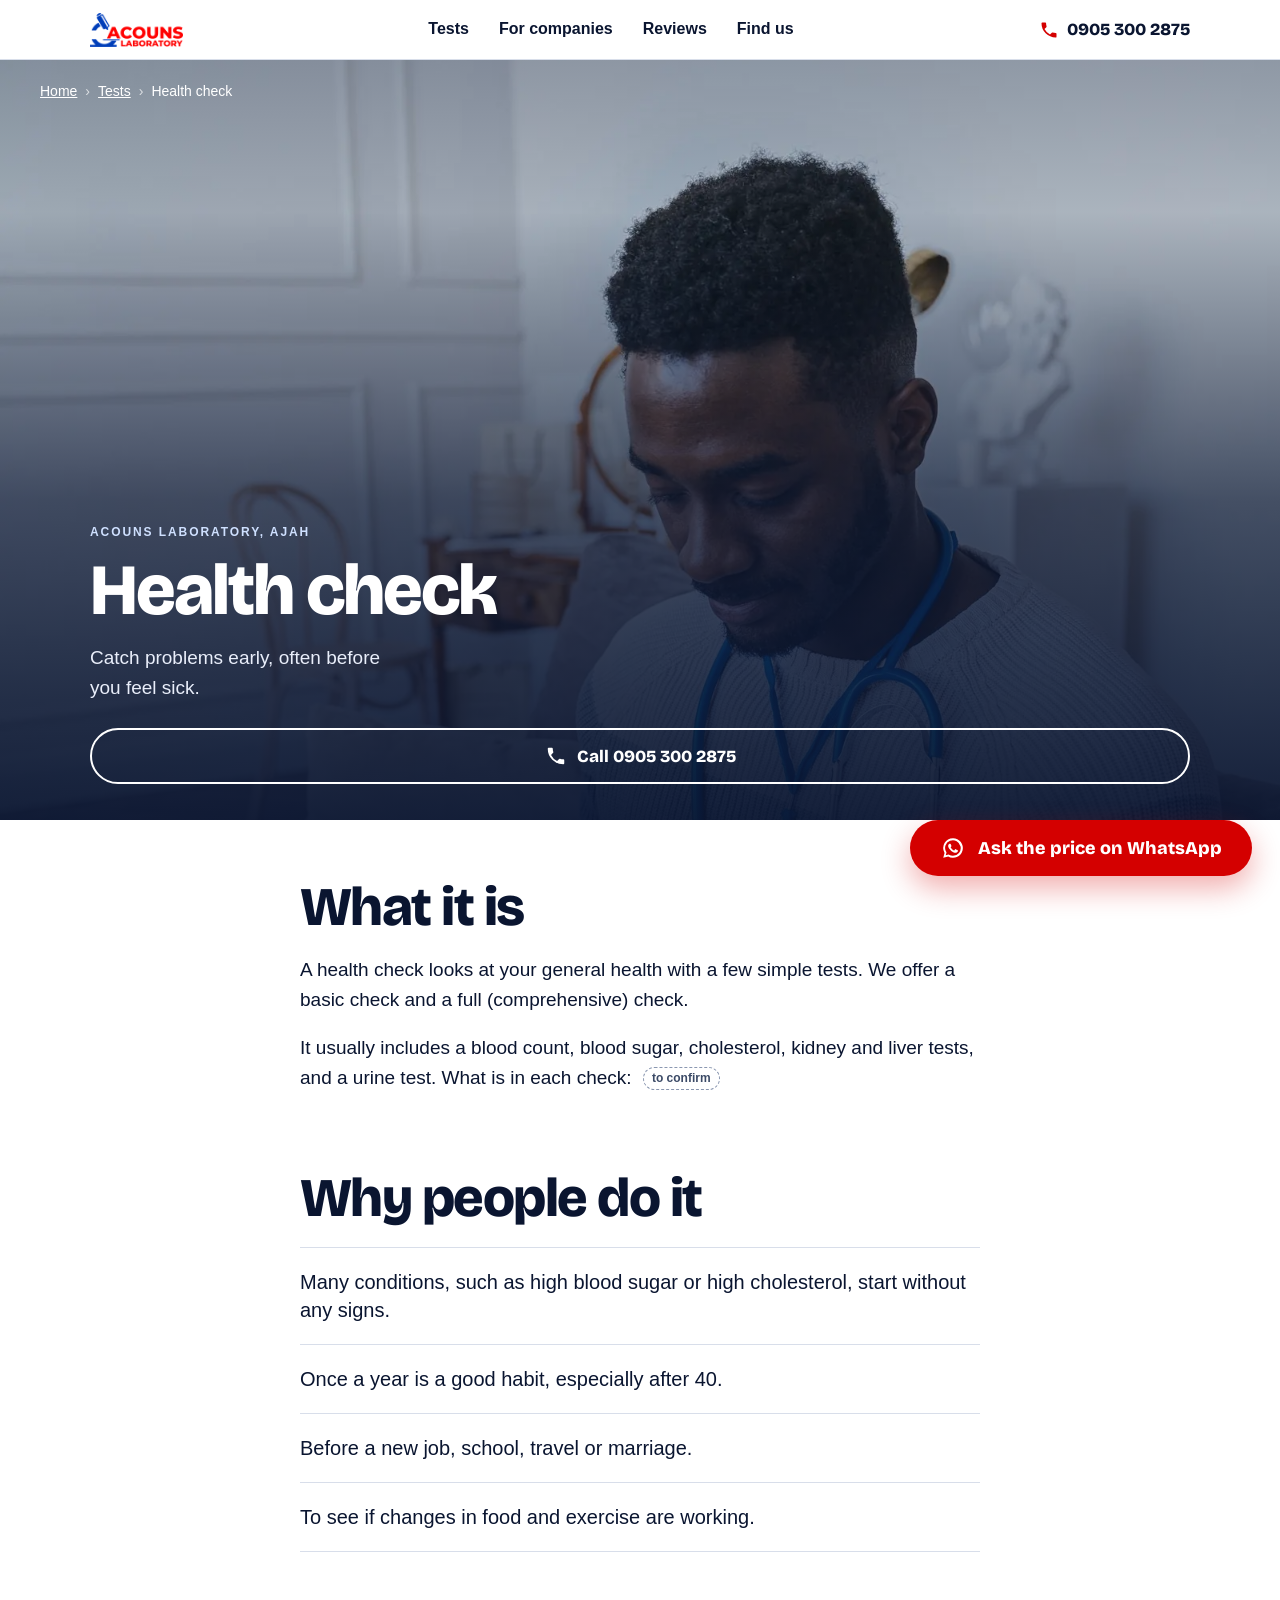
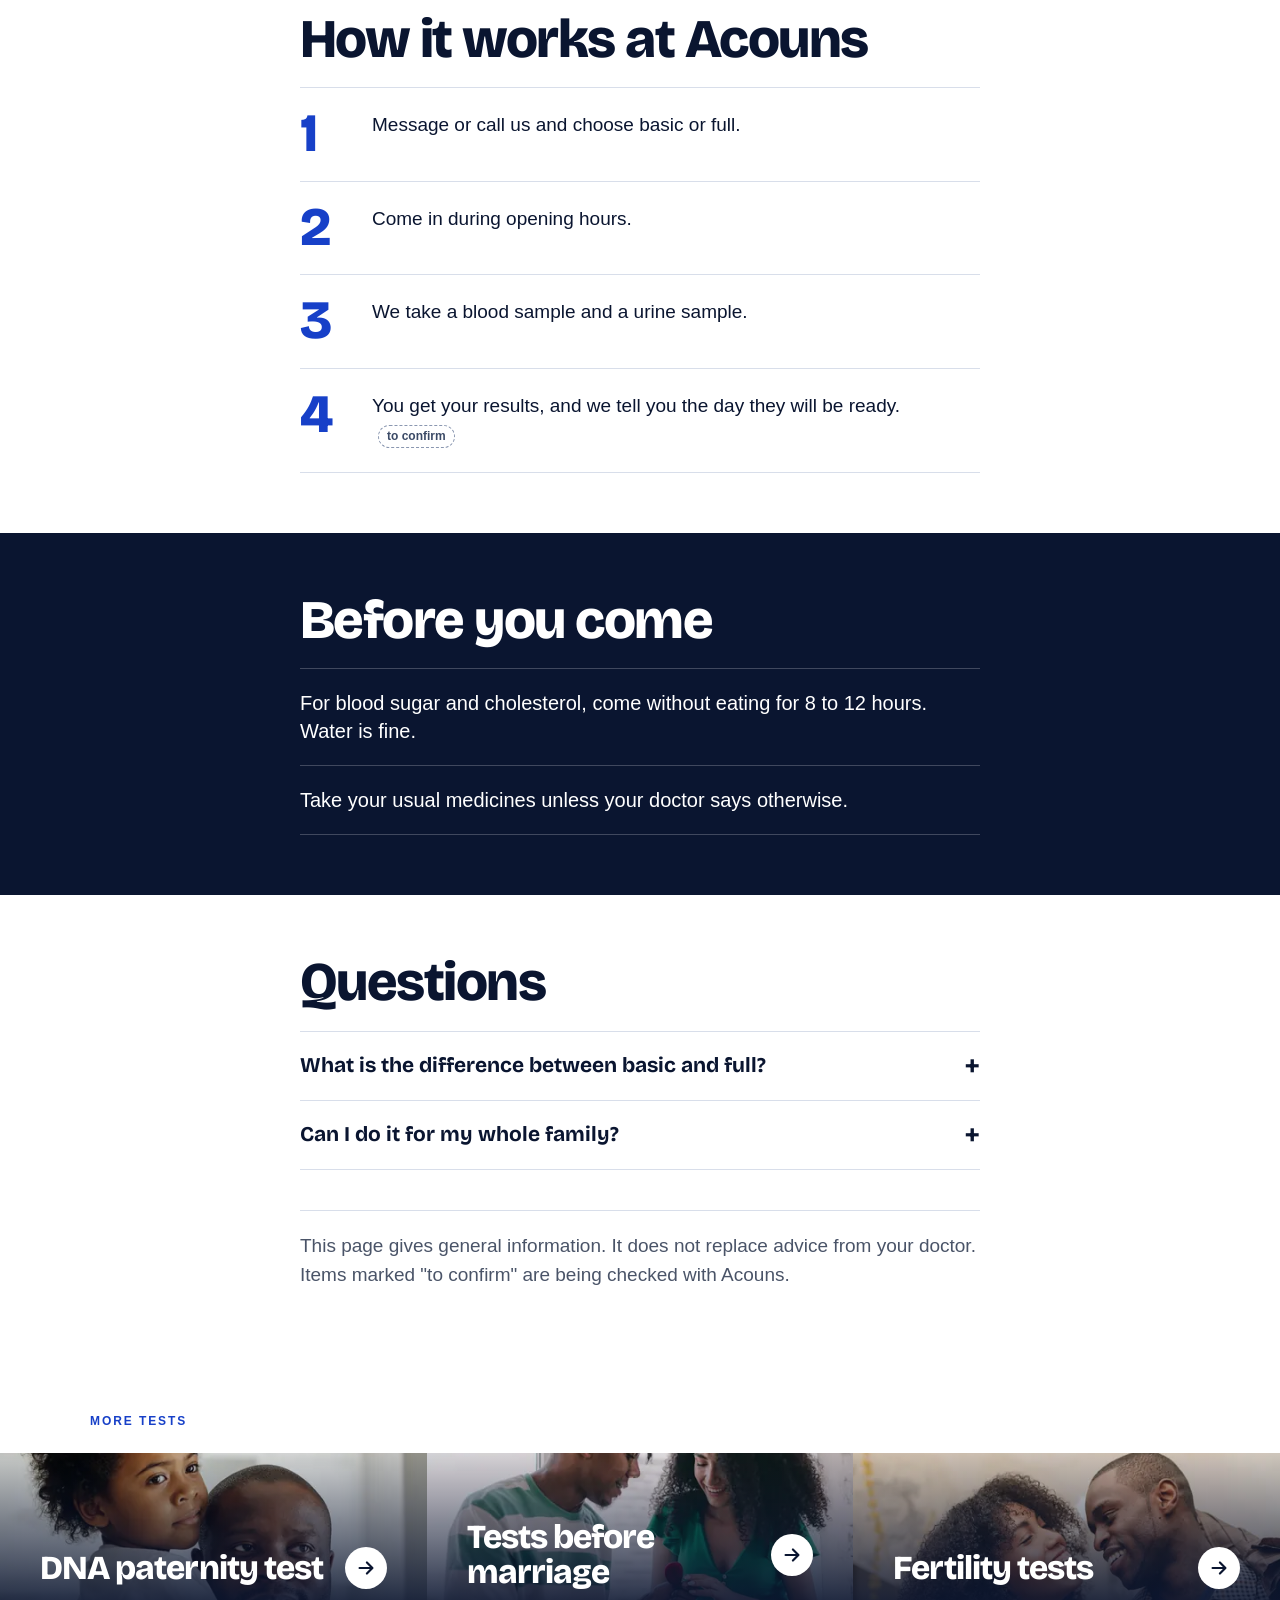
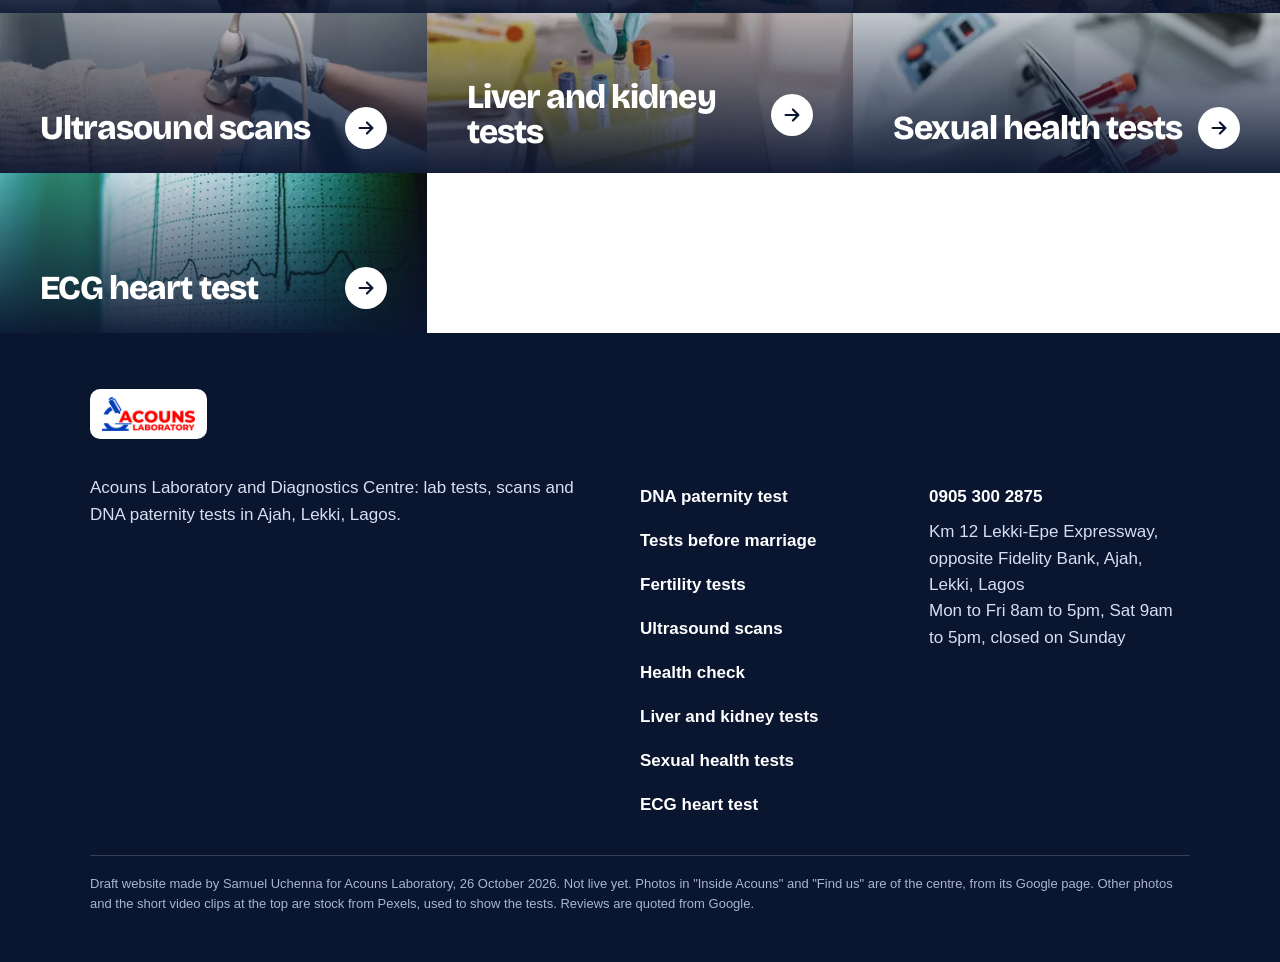
<file: health-check.html>
<!doctype html>
<html lang="en-NG">
<head>
<meta charset="utf-8">
<meta name="viewport" content="width=device-width, initial-scale=1">
<meta name="robots" content="noindex, nofollow">
<title>Health check in Ajah, Lagos | Acouns Laboratory</title>
<meta name="description" content="Health check at Acouns Laboratory, Km 12 Lekki-Epe Expressway, Ajah. What it is, who it is for, how it works and what to bring.">
<link rel="icon" type="image/png" href="favicon.png">
<link rel="stylesheet" href="assets/site.css?v=8">
<script>document.documentElement.classList.add('js');try{sessionStorage.seen=1}catch(e){}</script>
<script src="assets/site.js?v=8" defer></script>
</head>
<body>
<header class="top"><div class="wrap">
 <a class="logo" href="index.html" aria-label="Acouns Laboratory home"><img src="assets/logo-acouns.png" width="104" height="38" alt="Acouns Laboratory"></a>
 <nav class="links" aria-label="Main"><a href="index.html#form">Tests</a><a href="index.html#staff">For companies</a><a href="index.html#reviews">Reviews</a><a href="index.html#find">Find us</a></nav>
 <a class="hcall" href="tel:+2349053002875"><svg viewBox="0 0 24 24" aria-hidden="true"><path d="M6.6 10.8a15.1 15.1 0 0 0 6.6 6.6l2.2-2.2a1 1 0 0 1 1-.25 11.4 11.4 0 0 0 3.6.57 1 1 0 0 1 1 1V20a1 1 0 0 1-1 1A17 17 0 0 1 3 4a1 1 0 0 1 1-1h3.5a1 1 0 0 1 1 1c0 1.25.2 2.45.57 3.57a1 1 0 0 1-.25 1z"/></svg><span>0905 300 2875</span></a>
</div></header>

<main class="tpage">
<section class="thero" style="padding:0">
 <img src="assets/img/t-health-check-960.webp" srcset="assets/img/t-health-check-480.webp 480w, assets/img/t-health-check-960.webp 960w, assets/img/t-health-check-1600.webp 1600w" sizes="100vw" width="1600" height="1000" alt="A health worker with a stethoscope taking a blood pressure reading" fetchpriority="high">
 <div class="crumb"><a href="index.html">Home</a><span>&rsaquo;</span><a href="index.html#form">Tests</a><span>&rsaquo;</span>Health check</div>
 <div class="in">
  <span class="label" style="color:#cfe0ff;margin:0 0 14px">Acouns Laboratory, Ajah</span>
  <h1>Health check</h1>
  <p class="sub">Catch problems early, often before you feel sick.</p>
  <div class="btns" style="margin-top:0"><a class="btn ghost" href="tel:+2349053002875"><svg viewBox="0 0 24 24" aria-hidden="true"><path d="M6.6 10.8a15.1 15.1 0 0 0 6.6 6.6l2.2-2.2a1 1 0 0 1 1-.25 11.4 11.4 0 0 0 3.6.57 1 1 0 0 1 1 1V20a1 1 0 0 1-1 1A17 17 0 0 1 3 4a1 1 0 0 1 1-1h3.5a1 1 0 0 1 1 1c0 1.25.2 2.45.57 3.57a1 1 0 0 1-.25 1z"/></svg>Call 0905 300 2875</a></div>
 </div>
</section>
<section><div class="wrap prose">
 
 <h2>What it is</h2>
 <p>A health check looks at your general health with a few simple tests. We offer a basic check and a full (comprehensive) check.</p><p>It usually includes a blood count, blood sugar, cholesterol, kidney and liver tests, and a urine test. What is in each check: <span class="chip">to confirm</span></p>
</div></section>
<section style="padding-top:0"><div class="wrap prose">
 <h2>Why people do it</h2>
 <ul class="big"><li>Many conditions, such as high blood sugar or high cholesterol, start without any signs.</li><li>Once a year is a good habit, especially after 40.</li><li>Before a new job, school, travel or marriage.</li><li>To see if changes in food and exercise are working.</li></ul>
</div></section>
<section style="padding-top:0"><div class="wrap prose">
 <h2>How it works at Acouns</h2>
 <ol class="steps"><li><p>Message or call us and choose basic or full.</p></li><li><p>Come in during opening hours.</p></li><li><p>We take a blood sample and a urine sample.</p></li><li><p>You get your results, and we tell you the day they will be ready. <span class="chip">to confirm</span></p></li></ol>
 
</div></section>
<section class="dark"><div class="wrap prose">
 <h2>Before you come</h2>
 <ul class="big"><li>For blood sugar and cholesterol, come without eating for 8 to 12 hours. Water is fine.</li><li>Take your usual medicines unless your doctor says otherwise.</li></ul>
</div></section>
<section class="faq"><div class="wrap prose">
 <h2>Questions</h2>
 <details><summary>What is the difference between basic and full?</summary><p>The full check covers more tests. Ask us on WhatsApp for both lists and prices. <span class="chip">to confirm</span></p></details><details><summary>Can I do it for my whole family?</summary><p>Yes. Each person gets their own tests and results.</p></details>
 <p class="note">This page gives general information. It does not replace advice from your doctor. Items marked "to confirm" are being checked with Acouns.</p>
</div></section>
<section style="padding:0"><div class="wrap" style="padding-block:44px 24px"><span class="label" style="color:var(--blue);margin:0">More tests</span></div>
 <ul class="posters others"><li class="poster"><img src="assets/img/t-dna-paternity-test-960.webp" srcset="assets/img/t-dna-paternity-test-480.webp 480w, assets/img/t-dna-paternity-test-960.webp 960w, assets/img/t-dna-paternity-test-1600.webp 1600w" sizes="(min-width: 900px) 33vw, 100vw" width="1600" height="1000" alt="" loading="lazy" decoding="async"><div class="pt"><h3>DNA paternity test</h3><i class="arr"><svg viewBox="0 0 24 24" aria-hidden="true"><path d="M5 12h13M13 6l6 6-6 6" fill="none" stroke="currentColor" stroke-width="2.4" stroke-linecap="round" stroke-linejoin="round"/></svg></i></div><a class="cover" href="dna-paternity-test.html" aria-label="DNA paternity test"></a></li><li class="poster"><img src="assets/img/t-tests-before-marriage-960.webp" srcset="assets/img/t-tests-before-marriage-480.webp 480w, assets/img/t-tests-before-marriage-960.webp 960w, assets/img/t-tests-before-marriage-1600.webp 1600w" sizes="(min-width: 900px) 33vw, 100vw" width="1600" height="1000" alt="" loading="lazy" decoding="async"><div class="pt"><h3>Tests before marriage</h3><i class="arr"><svg viewBox="0 0 24 24" aria-hidden="true"><path d="M5 12h13M13 6l6 6-6 6" fill="none" stroke="currentColor" stroke-width="2.4" stroke-linecap="round" stroke-linejoin="round"/></svg></i></div><a class="cover" href="tests-before-marriage.html" aria-label="Tests before marriage"></a></li><li class="poster"><img src="assets/img/t-fertility-tests-960.webp" srcset="assets/img/t-fertility-tests-480.webp 480w, assets/img/t-fertility-tests-960.webp 960w, assets/img/t-fertility-tests-1600.webp 1600w" sizes="(min-width: 900px) 33vw, 100vw" width="1600" height="1000" alt="" loading="lazy" decoding="async"><div class="pt"><h3>Fertility tests</h3><i class="arr"><svg viewBox="0 0 24 24" aria-hidden="true"><path d="M5 12h13M13 6l6 6-6 6" fill="none" stroke="currentColor" stroke-width="2.4" stroke-linecap="round" stroke-linejoin="round"/></svg></i></div><a class="cover" href="fertility-tests.html" aria-label="Fertility tests"></a></li><li class="poster"><img src="assets/img/t-ultrasound-scans-960.webp" srcset="assets/img/t-ultrasound-scans-480.webp 480w, assets/img/t-ultrasound-scans-960.webp 960w, assets/img/t-ultrasound-scans-1600.webp 1600w" sizes="(min-width: 900px) 33vw, 100vw" width="1600" height="1000" alt="" loading="lazy" decoding="async"><div class="pt"><h3>Ultrasound scans</h3><i class="arr"><svg viewBox="0 0 24 24" aria-hidden="true"><path d="M5 12h13M13 6l6 6-6 6" fill="none" stroke="currentColor" stroke-width="2.4" stroke-linecap="round" stroke-linejoin="round"/></svg></i></div><a class="cover" href="ultrasound-scans.html" aria-label="Ultrasound scans"></a></li><li class="poster"><img src="assets/img/t-liver-and-kidney-tests-960.webp" srcset="assets/img/t-liver-and-kidney-tests-480.webp 480w, assets/img/t-liver-and-kidney-tests-960.webp 960w, assets/img/t-liver-and-kidney-tests-1600.webp 1600w" sizes="(min-width: 900px) 33vw, 100vw" width="1600" height="1000" alt="" loading="lazy" decoding="async"><div class="pt"><h3>Liver and kidney tests</h3><i class="arr"><svg viewBox="0 0 24 24" aria-hidden="true"><path d="M5 12h13M13 6l6 6-6 6" fill="none" stroke="currentColor" stroke-width="2.4" stroke-linecap="round" stroke-linejoin="round"/></svg></i></div><a class="cover" href="liver-and-kidney-tests.html" aria-label="Liver and kidney tests"></a></li><li class="poster"><img src="assets/img/t-sexual-health-tests-960.webp" srcset="assets/img/t-sexual-health-tests-480.webp 480w, assets/img/t-sexual-health-tests-960.webp 960w, assets/img/t-sexual-health-tests-1600.webp 1600w" sizes="(min-width: 900px) 33vw, 100vw" width="1600" height="1000" alt="" loading="lazy" decoding="async"><div class="pt"><h3>Sexual health tests</h3><i class="arr"><svg viewBox="0 0 24 24" aria-hidden="true"><path d="M5 12h13M13 6l6 6-6 6" fill="none" stroke="currentColor" stroke-width="2.4" stroke-linecap="round" stroke-linejoin="round"/></svg></i></div><a class="cover" href="sexual-health-tests.html" aria-label="Sexual health tests"></a></li><li class="poster"><img src="assets/img/t-ecg-heart-test-960.webp" srcset="assets/img/t-ecg-heart-test-480.webp 480w, assets/img/t-ecg-heart-test-960.webp 960w, assets/img/t-ecg-heart-test-1600.webp 1600w" sizes="(min-width: 900px) 33vw, 100vw" width="1600" height="1000" alt="" loading="lazy" decoding="async"><div class="pt"><h3>ECG heart test</h3><i class="arr"><svg viewBox="0 0 24 24" aria-hidden="true"><path d="M5 12h13M13 6l6 6-6 6" fill="none" stroke="currentColor" stroke-width="2.4" stroke-linecap="round" stroke-linejoin="round"/></svg></i></div><a class="cover" href="ecg-heart-test.html" aria-label="ECG heart test"></a></li></ul>
</section>
</main>
<footer><div class="wrap">
 <span class="plate"><img src="assets/logo-acouns.png" width="93" height="34" alt="Acouns Laboratory" loading="lazy"></span>
 <div class="cols">
  <p>Acouns Laboratory and Diagnostics Centre: lab tests, scans and DNA paternity tests in Ajah, Lekki, Lagos.</p>
  <ul><li><a href="dna-paternity-test.html">DNA paternity test</a></li><li><a href="tests-before-marriage.html">Tests before marriage</a></li><li><a href="fertility-tests.html">Fertility tests</a></li><li><a href="ultrasound-scans.html">Ultrasound scans</a></li><li><a href="health-check.html">Health check</a></li><li><a href="liver-and-kidney-tests.html">Liver and kidney tests</a></li><li><a href="sexual-health-tests.html">Sexual health tests</a></li><li><a href="ecg-heart-test.html">ECG heart test</a></li></ul>
  <p><a href="tel:+2349053002875">0905 300 2875</a><br>Km 12 Lekki-Epe Expressway, opposite Fidelity Bank, Ajah, Lekki, Lagos<br>Mon to Fri 8am to 5pm, Sat 9am to 5pm, closed on Sunday</p>
 </div>
 <p class="legal">Draft website made by Samuel Uchenna for Acouns Laboratory, 26 October 2026. Not live yet. Photos in "Inside Acouns" and "Find us" are of the centre, from its Google page. Other photos and the short video clips at the top are stock from Pexels, used to show the tests. Reviews are quoted from Google.</p>
</div></footer>
<div class="bar" id="bar"><a id="barlink" href="https://wa.me/2349053002875?text=Hello%20Acouns%2C%20please%20what%20is%20the%20price%20of%20a%20health%20check%3F" data-wa="2349053002875" target="_blank" rel="noopener"><svg viewBox="0 0 24 24" aria-hidden="true"><path d="M12 3a9 9 0 0 0-7.8 13.5L3 21l4.6-1.2A9 9 0 1 0 12 3zm0 16.2a7.2 7.2 0 0 1-3.7-1l-.3-.2-2.7.7.7-2.6-.2-.3A7.2 7.2 0 1 1 12 19.2zm4-5.4c-.2-.1-1.3-.6-1.5-.7s-.4-.1-.5.1-.6.7-.7.9-.3.2-.5.1a5.9 5.9 0 0 1-2.9-2.6c-.2-.4.2-.4.6-1.2a.4.4 0 0 0 0-.4l-.7-1.6c-.2-.4-.4-.4-.5-.4h-.4a.8.8 0 0 0-.6.3 2.5 2.5 0 0 0-.8 1.9 4.4 4.4 0 0 0 .9 2.3 10 10 0 0 0 3.8 3.4c1.4.6 2 .6 2.7.5a2.3 2.3 0 0 0 1.5-1.1 1.9 1.9 0 0 0 .1-1.1c0-.1-.2-.2-.5-.3z"/></svg><span id="barlabel">Ask the price on WhatsApp</span></a></div>
</body>
</html>
</file>
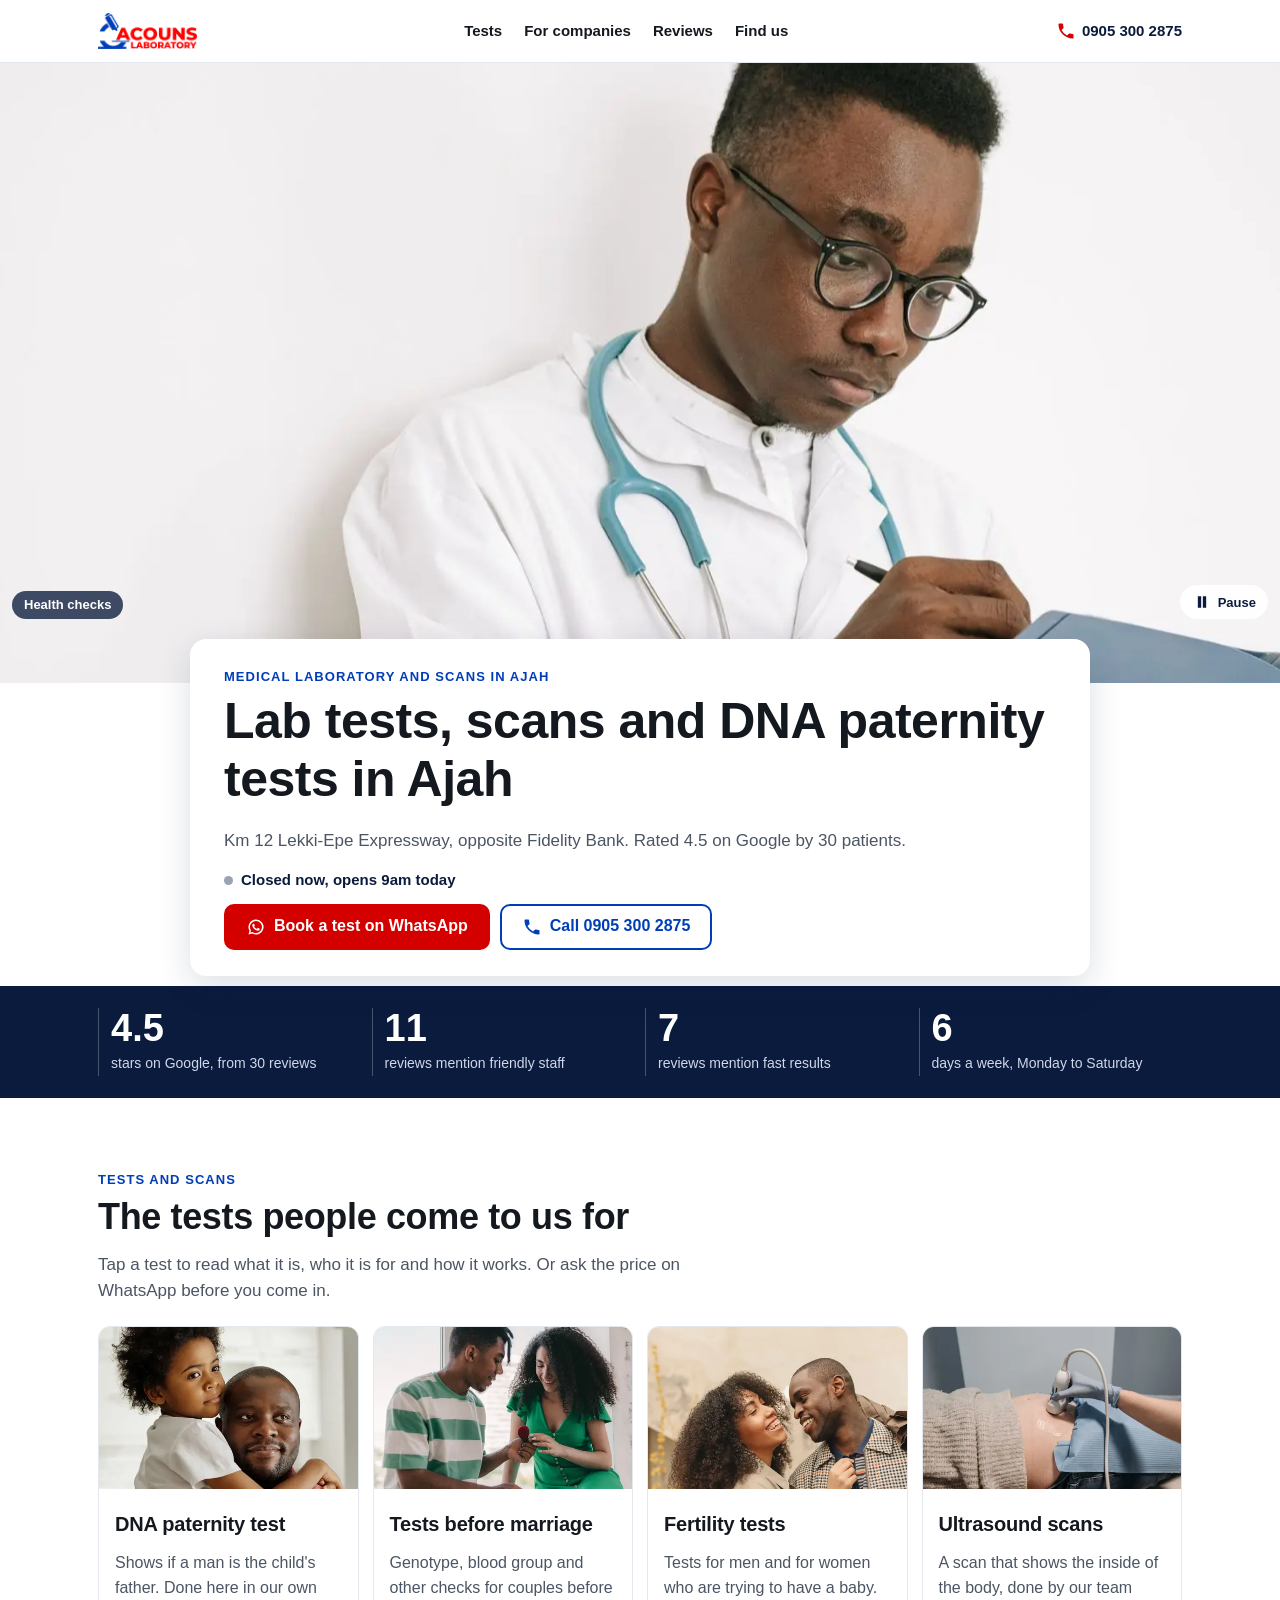
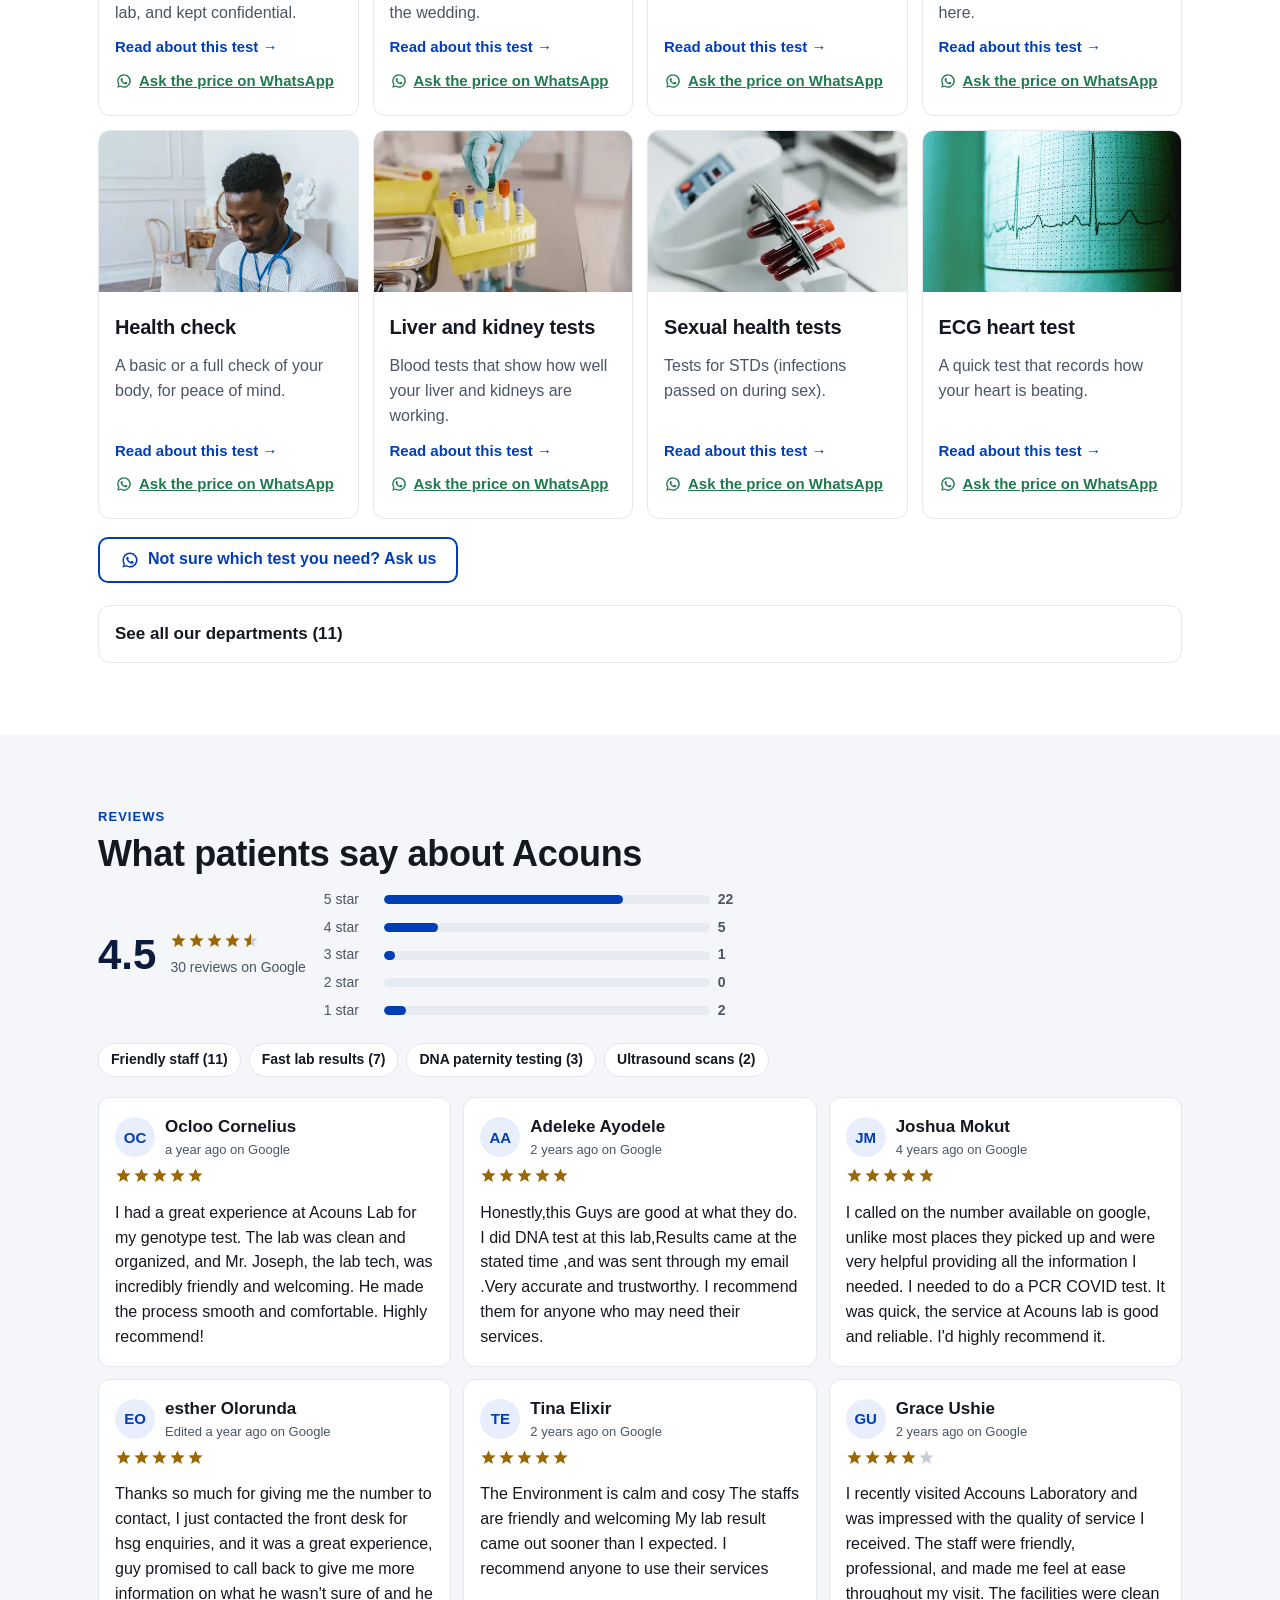
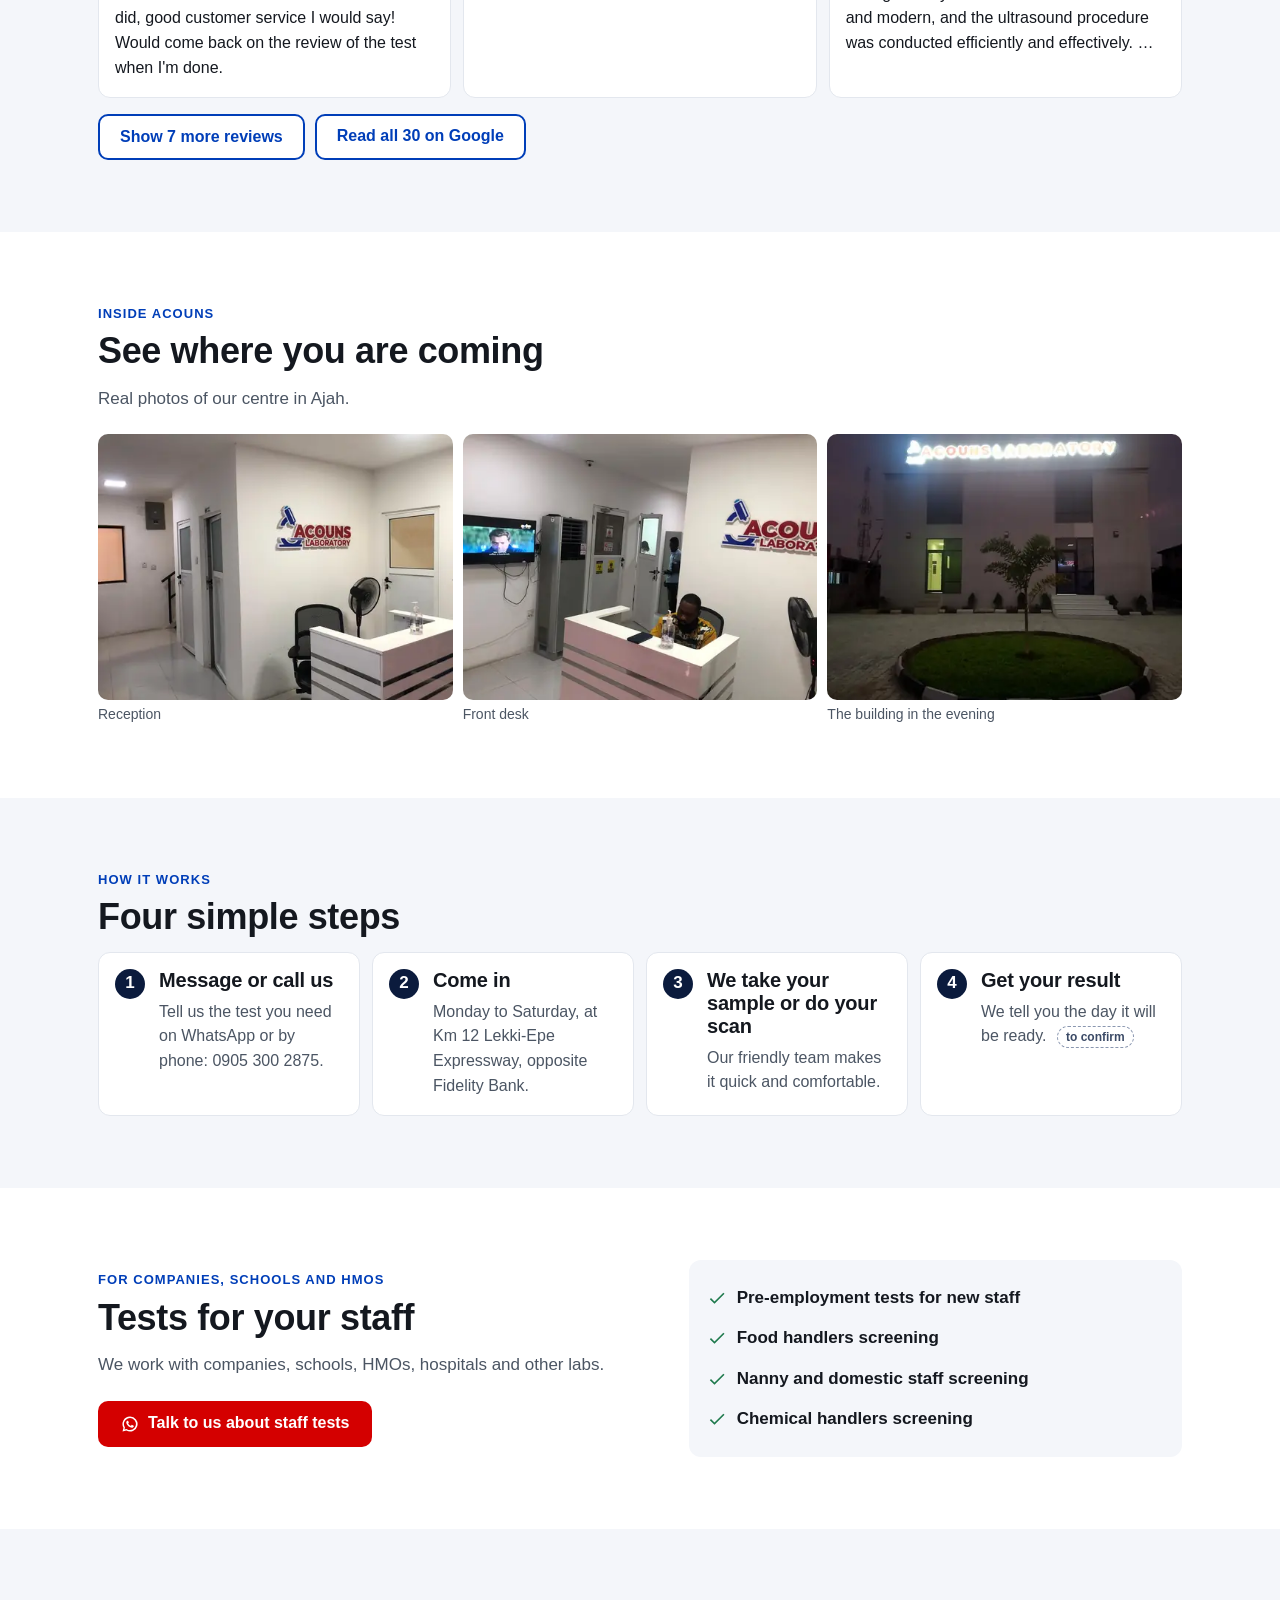
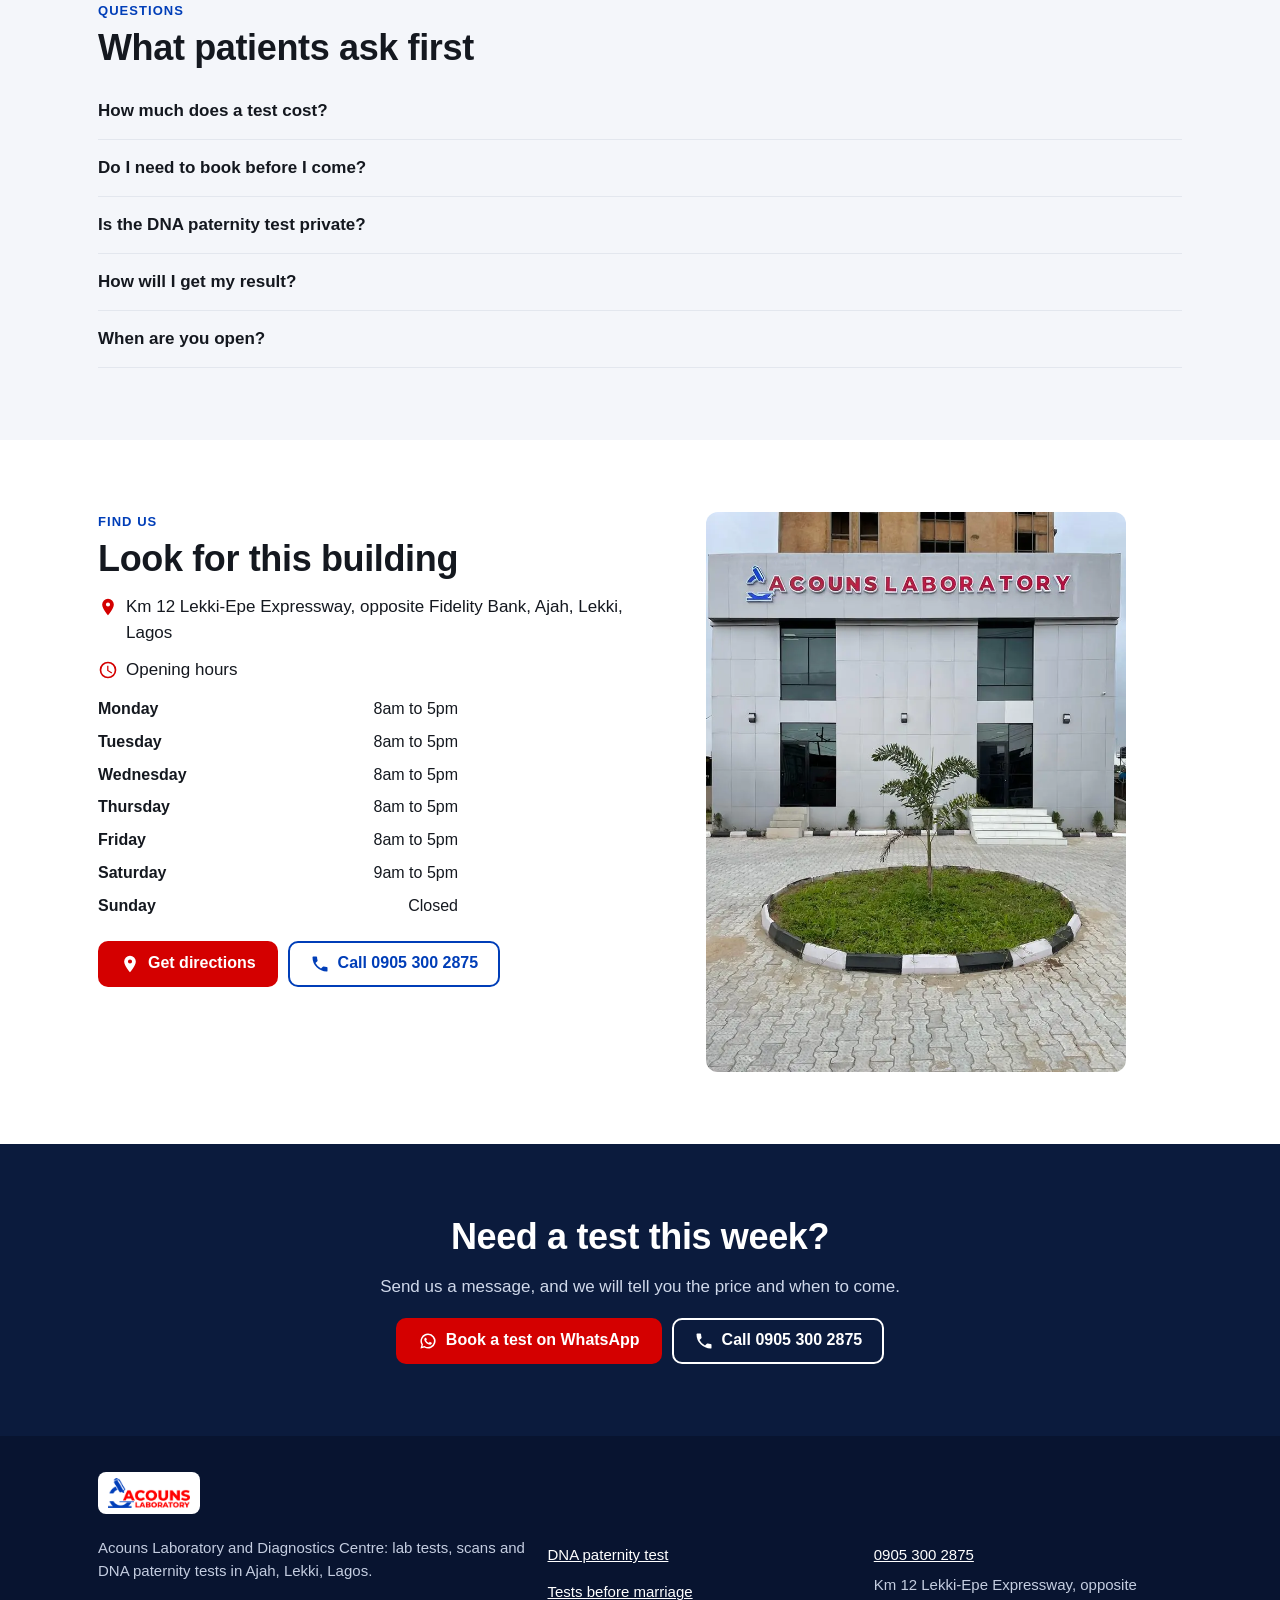
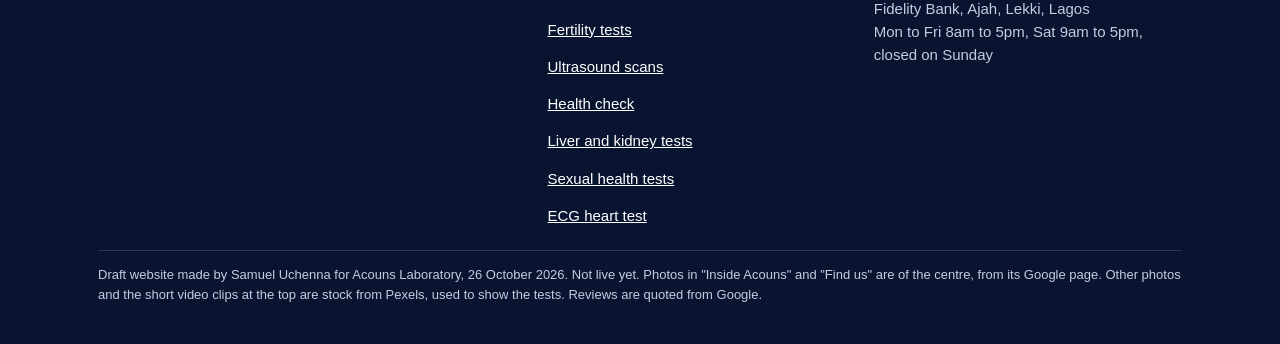
<file: home-v2.html>
<!doctype html>
<html lang="en-NG">
<head>
<meta charset="utf-8">
<meta name="viewport" content="width=device-width, initial-scale=1">
<meta name="robots" content="noindex, nofollow">
<title>Acouns Laboratory and Diagnostics Centre, Ajah | Lab tests, scans and DNA paternity tests</title>
<meta name="description" content="Medical laboratory in Ajah, Lekki: lab tests, ultrasound scans and DNA paternity tests done in our own lab. Km 12 Lekki-Epe Expressway, opposite Fidelity Bank. Rated 4.5 on Google.">
<link rel="icon" type="image/png" href="favicon.png">
<link rel="stylesheet" href="assets/site-v2.css?v=8">
<link rel="preload" as="image" media="(max-width: 899px)" href="assets/img/hero-doctor-m-960.webp" imagesrcset="assets/img/hero-doctor-m-480.webp 480w, assets/img/hero-doctor-m-960.webp 960w, assets/img/hero-doctor-m-1200.webp 1200w" imagesizes="100vw">
<link rel="preload" as="image" media="(min-width: 900px)" href="assets/img/hero-doctor-d-1600.webp" imagesrcset="assets/img/hero-doctor-d-960.webp 960w, assets/img/hero-doctor-d-1600.webp 1600w" imagesizes="100vw">
<script>document.documentElement.classList.add('js');try{var s=sessionStorage;if(/[?&]intro=1/.test(location.search)||!s.seen&&!location.hash)document.documentElement.classList.add('intro');s.seen=1}catch(e){}</script>
<script src="assets/site.js?v=8" defer></script>
</head>
<body>
<div id="intro"><button type="button" class="iskip">Skip</button><div class="ib" aria-hidden="true"><img class="il" src="assets/logo-acouns.png" width="208" height="76" alt=""></div></div>
<script>(function(){var d=document,h=d.documentElement,o=d.getElementById("intro");function end(){if(!h.classList.contains("intro"))return;h.classList.remove("intro");var f=o.contains(d.activeElement);o.remove();if(f){var t=d.querySelector("h1");if(t){t.tabIndex=-1;t.focus({preventScroll:true})}}window.dispatchEvent(new Event("introdone"))}if(!h.classList.contains("intro")){o.remove();return}if(getComputedStyle(o).animationName==="none"){end();return}o.addEventListener("animationend",function(e){if(e.target===o)end()});o.addEventListener("click",end);d.addEventListener("keydown",end);setTimeout(end,4500)})()</script>
<header class="top"><div class="wrap">
 <a class="logo" href="index.html" aria-label="Acouns Laboratory home"><img src="assets/logo-acouns.png" width="104" height="38" alt="Acouns Laboratory"></a>
 <nav class="links" aria-label="Main"><a href="index.html#form">Tests</a><a href="index.html#staff">For companies</a><a href="index.html#reviews">Reviews</a><a href="index.html#find">Find us</a></nav>
 <a class="hcall" href="tel:+2349053002875"><svg viewBox="0 0 24 24" aria-hidden="true"><path d="M6.6 10.8a15.1 15.1 0 0 0 6.6 6.6l2.2-2.2a1 1 0 0 1 1-.25 11.4 11.4 0 0 0 3.6.57 1 1 0 0 1 1 1V20a1 1 0 0 1-1 1A17 17 0 0 1 3 4a1 1 0 0 1 1-1h3.5a1 1 0 0 1 1 1c0 1.25.2 2.45.57 3.57a1 1 0 0 1-.25 1z"/></svg><span>0905 300 2875</span></a>
</div></header>

<main id="top">
<section class="hero" aria-label="Welcome">
 <div class="media" id="media"><figure class="slide on" data-tag="Health checks"><picture><source media="(min-width:900px)" srcset="assets/img/hero-doctor-d-960.webp 960w, assets/img/hero-doctor-d-1600.webp 1600w" sizes="100vw"><img src="assets/img/hero-doctor-m-960.webp" srcset="assets/img/hero-doctor-m-480.webp 480w, assets/img/hero-doctor-m-960.webp 960w, assets/img/hero-doctor-m-1200.webp 1200w" sizes="100vw" width="1200" height="900" alt="A doctor writing notes on a clipboard" fetchpriority="high"></picture></figure><span class="mtag" id="mtag">Health checks</span><button type="button" class="pausebtn" id="pause" aria-pressed="false"><svg viewBox="0 0 24 24" aria-hidden="true"><path d="M7 5h4v14H7zm6 0h4v14h-4z"/></svg><span>Pause</span></button></div>
 <div class="panel">
  <p class="kicker">Medical laboratory and scans in Ajah</p>
  <h1>Lab tests, scans and DNA paternity tests in Ajah</h1>
  <p class="sub">Km 12 Lekki-Epe Expressway, opposite Fidelity Bank. Rated 4.5 on Google by 30 patients.</p>
  <p class="open" id="open"><span class="dot"></span><span id="openText">Open Monday to Saturday</span></p>
  <div class="acts"><a class="btn main" href="https://wa.me/2349053002875?text=Hello%20Acouns%2C%20I%20would%20like%20to%20book%20a%20test." target="_blank" rel="noopener"><svg viewBox="0 0 24 24" aria-hidden="true"><path d="M12 3a9 9 0 0 0-7.8 13.5L3 21l4.6-1.2A9 9 0 1 0 12 3zm0 16.2a7.2 7.2 0 0 1-3.7-1l-.3-.2-2.7.7.7-2.6-.2-.3A7.2 7.2 0 1 1 12 19.2zm4-5.4c-.2-.1-1.3-.6-1.5-.7s-.4-.1-.5.1-.6.7-.7.9-.3.2-.5.1a5.9 5.9 0 0 1-2.9-2.6c-.2-.4.2-.4.6-1.2a.4.4 0 0 0 0-.4l-.7-1.6c-.2-.4-.4-.4-.5-.4h-.4a.8.8 0 0 0-.6.3 2.5 2.5 0 0 0-.8 1.9 4.4 4.4 0 0 0 .9 2.3 10 10 0 0 0 3.8 3.4c1.4.6 2 .6 2.7.5a2.3 2.3 0 0 0 1.5-1.1 1.9 1.9 0 0 0 .1-1.1c0-.1-.2-.2-.5-.3z"/></svg>Book a test on WhatsApp</a><a class="btn line" href="tel:+2349053002875"><svg viewBox="0 0 24 24" aria-hidden="true"><path d="M6.6 10.8a15.1 15.1 0 0 0 6.6 6.6l2.2-2.2a1 1 0 0 1 1-.25 11.4 11.4 0 0 0 3.6.57 1 1 0 0 1 1 1V20a1 1 0 0 1-1 1A17 17 0 0 1 3 4a1 1 0 0 1 1-1h3.5a1 1 0 0 1 1 1c0 1.25.2 2.45.57 3.57a1 1 0 0 1-.25 1z"/></svg>Call 0905 300 2875</a></div>
 </div>
</section>

<div class="proof" aria-label="What patients say"><div class="wrap">
 <div><b>4.5</b><span>stars on Google, from 30 reviews</span></div>
 <div><b>11</b><span>reviews mention friendly staff</span></div>
 <div><b>7</b><span>reviews mention fast results</span></div>
 <div><b>6</b><span>days a week, Monday to Saturday</span></div>
</div></div>

<section id="tests"><div class="wrap">
 <p class="kicker">Tests and scans</p>
 <h2>The tests people come to us for</h2>
 <p class="lead">Tap a test to read what it is, who it is for and how it works. Or ask the price on WhatsApp before you come in.</p>
 <div class="tests"><article class="test"><img src="assets/img/t-dna-paternity-test-960.webp" srcset="assets/img/t-dna-paternity-test-480.webp 480w, assets/img/t-dna-paternity-test-960.webp 960w, assets/img/t-dna-paternity-test-1600.webp 1600w" sizes="(min-width: 900px) 25vw, (min-width: 640px) 50vw, 100vw" width="1600" height="1000" alt="A father hugging his young son" loading="lazy" decoding="async"><div class="tb">
<h3><a href="dna-paternity-test.html">DNA paternity test</a></h3><p>Shows if a man is the child&#x27;s father. Done here in our own lab, and kept confidential.</p><span class="more">Read about this test &rarr;</span>
<a class="ask" href="https://wa.me/2349053002875?text=Hello%20Acouns%2C%20please%20what%20is%20the%20price%20of%20the%20DNA%20paternity%20test%3F" target="_blank" rel="noopener"><svg viewBox="0 0 24 24" aria-hidden="true"><path d="M12 3a9 9 0 0 0-7.8 13.5L3 21l4.6-1.2A9 9 0 1 0 12 3zm0 16.2a7.2 7.2 0 0 1-3.7-1l-.3-.2-2.7.7.7-2.6-.2-.3A7.2 7.2 0 1 1 12 19.2zm4-5.4c-.2-.1-1.3-.6-1.5-.7s-.4-.1-.5.1-.6.7-.7.9-.3.2-.5.1a5.9 5.9 0 0 1-2.9-2.6c-.2-.4.2-.4.6-1.2a.4.4 0 0 0 0-.4l-.7-1.6c-.2-.4-.4-.4-.5-.4h-.4a.8.8 0 0 0-.6.3 2.5 2.5 0 0 0-.8 1.9 4.4 4.4 0 0 0 .9 2.3 10 10 0 0 0 3.8 3.4c1.4.6 2 .6 2.7.5a2.3 2.3 0 0 0 1.5-1.1 1.9 1.9 0 0 0 .1-1.1c0-.1-.2-.2-.5-.3z"/></svg>Ask the price on WhatsApp</a></div></article><article class="test"><img src="assets/img/t-tests-before-marriage-960.webp" srcset="assets/img/t-tests-before-marriage-480.webp 480w, assets/img/t-tests-before-marriage-960.webp 960w, assets/img/t-tests-before-marriage-1600.webp 1600w" sizes="(min-width: 900px) 25vw, (min-width: 640px) 50vw, 100vw" width="1600" height="1000" alt="A young man offering an engagement ring to a smiling woman" loading="lazy" decoding="async"><div class="tb">
<h3><a href="tests-before-marriage.html">Tests before marriage</a></h3><p>Genotype, blood group and other checks for couples before the wedding.</p><span class="more">Read about this test &rarr;</span>
<a class="ask" href="https://wa.me/2349053002875?text=Hello%20Acouns%2C%20please%20what%20is%20the%20price%20of%20the%20tests%20before%20marriage%3F" target="_blank" rel="noopener"><svg viewBox="0 0 24 24" aria-hidden="true"><path d="M12 3a9 9 0 0 0-7.8 13.5L3 21l4.6-1.2A9 9 0 1 0 12 3zm0 16.2a7.2 7.2 0 0 1-3.7-1l-.3-.2-2.7.7.7-2.6-.2-.3A7.2 7.2 0 1 1 12 19.2zm4-5.4c-.2-.1-1.3-.6-1.5-.7s-.4-.1-.5.1-.6.7-.7.9-.3.2-.5.1a5.9 5.9 0 0 1-2.9-2.6c-.2-.4.2-.4.6-1.2a.4.4 0 0 0 0-.4l-.7-1.6c-.2-.4-.4-.4-.5-.4h-.4a.8.8 0 0 0-.6.3 2.5 2.5 0 0 0-.8 1.9 4.4 4.4 0 0 0 .9 2.3 10 10 0 0 0 3.8 3.4c1.4.6 2 .6 2.7.5a2.3 2.3 0 0 0 1.5-1.1 1.9 1.9 0 0 0 .1-1.1c0-.1-.2-.2-.5-.3z"/></svg>Ask the price on WhatsApp</a></div></article><article class="test"><img src="assets/img/t-fertility-tests-960.webp" srcset="assets/img/t-fertility-tests-480.webp 480w, assets/img/t-fertility-tests-960.webp 960w, assets/img/t-fertility-tests-1600.webp 1600w" sizes="(min-width: 900px) 25vw, (min-width: 640px) 50vw, 100vw" width="1600" height="1000" alt="A smiling young couple holding each other" loading="lazy" decoding="async"><div class="tb">
<h3><a href="fertility-tests.html">Fertility tests</a></h3><p>Tests for men and for women who are trying to have a baby.</p><span class="more">Read about this test &rarr;</span>
<a class="ask" href="https://wa.me/2349053002875?text=Hello%20Acouns%2C%20please%20what%20is%20the%20price%20of%20the%20fertility%20tests%3F" target="_blank" rel="noopener"><svg viewBox="0 0 24 24" aria-hidden="true"><path d="M12 3a9 9 0 0 0-7.8 13.5L3 21l4.6-1.2A9 9 0 1 0 12 3zm0 16.2a7.2 7.2 0 0 1-3.7-1l-.3-.2-2.7.7.7-2.6-.2-.3A7.2 7.2 0 1 1 12 19.2zm4-5.4c-.2-.1-1.3-.6-1.5-.7s-.4-.1-.5.1-.6.7-.7.9-.3.2-.5.1a5.9 5.9 0 0 1-2.9-2.6c-.2-.4.2-.4.6-1.2a.4.4 0 0 0 0-.4l-.7-1.6c-.2-.4-.4-.4-.5-.4h-.4a.8.8 0 0 0-.6.3 2.5 2.5 0 0 0-.8 1.9 4.4 4.4 0 0 0 .9 2.3 10 10 0 0 0 3.8 3.4c1.4.6 2 .6 2.7.5a2.3 2.3 0 0 0 1.5-1.1 1.9 1.9 0 0 0 .1-1.1c0-.1-.2-.2-.5-.3z"/></svg>Ask the price on WhatsApp</a></div></article><article class="test"><img src="assets/img/t-ultrasound-scans-960.webp" srcset="assets/img/t-ultrasound-scans-480.webp 480w, assets/img/t-ultrasound-scans-960.webp 960w, assets/img/t-ultrasound-scans-1600.webp 1600w" sizes="(min-width: 900px) 25vw, (min-width: 640px) 50vw, 100vw" width="1600" height="1000" alt="A health worker moving an ultrasound probe over a patient&#x27;s tummy" loading="lazy" decoding="async"><div class="tb">
<h3><a href="ultrasound-scans.html">Ultrasound scans</a></h3><p>A scan that shows the inside of the body, done by our team here.</p><span class="more">Read about this test &rarr;</span>
<a class="ask" href="https://wa.me/2349053002875?text=Hello%20Acouns%2C%20please%20what%20is%20the%20price%20of%20an%20ultrasound%20scan%3F" target="_blank" rel="noopener"><svg viewBox="0 0 24 24" aria-hidden="true"><path d="M12 3a9 9 0 0 0-7.8 13.5L3 21l4.6-1.2A9 9 0 1 0 12 3zm0 16.2a7.2 7.2 0 0 1-3.7-1l-.3-.2-2.7.7.7-2.6-.2-.3A7.2 7.2 0 1 1 12 19.2zm4-5.4c-.2-.1-1.3-.6-1.5-.7s-.4-.1-.5.1-.6.7-.7.9-.3.2-.5.1a5.9 5.9 0 0 1-2.9-2.6c-.2-.4.2-.4.6-1.2a.4.4 0 0 0 0-.4l-.7-1.6c-.2-.4-.4-.4-.5-.4h-.4a.8.8 0 0 0-.6.3 2.5 2.5 0 0 0-.8 1.9 4.4 4.4 0 0 0 .9 2.3 10 10 0 0 0 3.8 3.4c1.4.6 2 .6 2.7.5a2.3 2.3 0 0 0 1.5-1.1 1.9 1.9 0 0 0 .1-1.1c0-.1-.2-.2-.5-.3z"/></svg>Ask the price on WhatsApp</a></div></article><article class="test"><img src="assets/img/t-health-check-960.webp" srcset="assets/img/t-health-check-480.webp 480w, assets/img/t-health-check-960.webp 960w, assets/img/t-health-check-1600.webp 1600w" sizes="(min-width: 900px) 25vw, (min-width: 640px) 50vw, 100vw" width="1600" height="1000" alt="A health worker with a stethoscope taking a blood pressure reading" loading="lazy" decoding="async"><div class="tb">
<h3><a href="health-check.html">Health check</a></h3><p>A basic or a full check of your body, for peace of mind.</p><span class="more">Read about this test &rarr;</span>
<a class="ask" href="https://wa.me/2349053002875?text=Hello%20Acouns%2C%20please%20what%20is%20the%20price%20of%20a%20health%20check%3F" target="_blank" rel="noopener"><svg viewBox="0 0 24 24" aria-hidden="true"><path d="M12 3a9 9 0 0 0-7.8 13.5L3 21l4.6-1.2A9 9 0 1 0 12 3zm0 16.2a7.2 7.2 0 0 1-3.7-1l-.3-.2-2.7.7.7-2.6-.2-.3A7.2 7.2 0 1 1 12 19.2zm4-5.4c-.2-.1-1.3-.6-1.5-.7s-.4-.1-.5.1-.6.7-.7.9-.3.2-.5.1a5.9 5.9 0 0 1-2.9-2.6c-.2-.4.2-.4.6-1.2a.4.4 0 0 0 0-.4l-.7-1.6c-.2-.4-.4-.4-.5-.4h-.4a.8.8 0 0 0-.6.3 2.5 2.5 0 0 0-.8 1.9 4.4 4.4 0 0 0 .9 2.3 10 10 0 0 0 3.8 3.4c1.4.6 2 .6 2.7.5a2.3 2.3 0 0 0 1.5-1.1 1.9 1.9 0 0 0 .1-1.1c0-.1-.2-.2-.5-.3z"/></svg>Ask the price on WhatsApp</a></div></article><article class="test"><img src="assets/img/t-liver-and-kidney-tests-960.webp" srcset="assets/img/t-liver-and-kidney-tests-480.webp 480w, assets/img/t-liver-and-kidney-tests-960.webp 960w, assets/img/t-liver-and-kidney-tests-1600.webp 1600w" sizes="(min-width: 900px) 25vw, (min-width: 640px) 50vw, 100vw" width="1600" height="1000" alt="A gloved hand placing blood sample tubes in a rack" loading="lazy" decoding="async"><div class="tb">
<h3><a href="liver-and-kidney-tests.html">Liver and kidney tests</a></h3><p>Blood tests that show how well your liver and kidneys are working.</p><span class="more">Read about this test &rarr;</span>
<a class="ask" href="https://wa.me/2349053002875?text=Hello%20Acouns%2C%20please%20what%20is%20the%20price%20of%20the%20liver%20and%20kidney%20tests%3F" target="_blank" rel="noopener"><svg viewBox="0 0 24 24" aria-hidden="true"><path d="M12 3a9 9 0 0 0-7.8 13.5L3 21l4.6-1.2A9 9 0 1 0 12 3zm0 16.2a7.2 7.2 0 0 1-3.7-1l-.3-.2-2.7.7.7-2.6-.2-.3A7.2 7.2 0 1 1 12 19.2zm4-5.4c-.2-.1-1.3-.6-1.5-.7s-.4-.1-.5.1-.6.7-.7.9-.3.2-.5.1a5.9 5.9 0 0 1-2.9-2.6c-.2-.4.2-.4.6-1.2a.4.4 0 0 0 0-.4l-.7-1.6c-.2-.4-.4-.4-.5-.4h-.4a.8.8 0 0 0-.6.3 2.5 2.5 0 0 0-.8 1.9 4.4 4.4 0 0 0 .9 2.3 10 10 0 0 0 3.8 3.4c1.4.6 2 .6 2.7.5a2.3 2.3 0 0 0 1.5-1.1 1.9 1.9 0 0 0 .1-1.1c0-.1-.2-.2-.5-.3z"/></svg>Ask the price on WhatsApp</a></div></article><article class="test"><img src="assets/img/t-sexual-health-tests-960.webp" srcset="assets/img/t-sexual-health-tests-480.webp 480w, assets/img/t-sexual-health-tests-960.webp 960w, assets/img/t-sexual-health-tests-1600.webp 1600w" sizes="(min-width: 900px) 25vw, (min-width: 640px) 50vw, 100vw" width="1600" height="1000" alt="Blood sample tubes in a lab machine" loading="lazy" decoding="async"><div class="tb">
<h3><a href="sexual-health-tests.html">Sexual health tests</a></h3><p>Tests for STDs (infections passed on during sex).</p><span class="more">Read about this test &rarr;</span>
<a class="ask" href="https://wa.me/2349053002875?text=Hello%20Acouns%2C%20please%20what%20is%20the%20price%20of%20the%20STD%20tests%3F" target="_blank" rel="noopener"><svg viewBox="0 0 24 24" aria-hidden="true"><path d="M12 3a9 9 0 0 0-7.8 13.5L3 21l4.6-1.2A9 9 0 1 0 12 3zm0 16.2a7.2 7.2 0 0 1-3.7-1l-.3-.2-2.7.7.7-2.6-.2-.3A7.2 7.2 0 1 1 12 19.2zm4-5.4c-.2-.1-1.3-.6-1.5-.7s-.4-.1-.5.1-.6.7-.7.9-.3.2-.5.1a5.9 5.9 0 0 1-2.9-2.6c-.2-.4.2-.4.6-1.2a.4.4 0 0 0 0-.4l-.7-1.6c-.2-.4-.4-.4-.5-.4h-.4a.8.8 0 0 0-.6.3 2.5 2.5 0 0 0-.8 1.9 4.4 4.4 0 0 0 .9 2.3 10 10 0 0 0 3.8 3.4c1.4.6 2 .6 2.7.5a2.3 2.3 0 0 0 1.5-1.1 1.9 1.9 0 0 0 .1-1.1c0-.1-.2-.2-.5-.3z"/></svg>Ask the price on WhatsApp</a></div></article><article class="test"><img src="assets/img/t-ecg-heart-test-960.webp" srcset="assets/img/t-ecg-heart-test-480.webp 480w, assets/img/t-ecg-heart-test-960.webp 960w, assets/img/t-ecg-heart-test-1600.webp 1600w" sizes="(min-width: 900px) 25vw, (min-width: 640px) 50vw, 100vw" width="1600" height="1000" alt="An ECG heart trace printed on graph paper" loading="lazy" decoding="async"><div class="tb">
<h3><a href="ecg-heart-test.html">ECG heart test</a></h3><p>A quick test that records how your heart is beating.</p><span class="more">Read about this test &rarr;</span>
<a class="ask" href="https://wa.me/2349053002875?text=Hello%20Acouns%2C%20please%20what%20is%20the%20price%20of%20an%20ECG%20heart%20test%3F" target="_blank" rel="noopener"><svg viewBox="0 0 24 24" aria-hidden="true"><path d="M12 3a9 9 0 0 0-7.8 13.5L3 21l4.6-1.2A9 9 0 1 0 12 3zm0 16.2a7.2 7.2 0 0 1-3.7-1l-.3-.2-2.7.7.7-2.6-.2-.3A7.2 7.2 0 1 1 12 19.2zm4-5.4c-.2-.1-1.3-.6-1.5-.7s-.4-.1-.5.1-.6.7-.7.9-.3.2-.5.1a5.9 5.9 0 0 1-2.9-2.6c-.2-.4.2-.4.6-1.2a.4.4 0 0 0 0-.4l-.7-1.6c-.2-.4-.4-.4-.5-.4h-.4a.8.8 0 0 0-.6.3 2.5 2.5 0 0 0-.8 1.9 4.4 4.4 0 0 0 .9 2.3 10 10 0 0 0 3.8 3.4c1.4.6 2 .6 2.7.5a2.3 2.3 0 0 0 1.5-1.1 1.9 1.9 0 0 0 .1-1.1c0-.1-.2-.2-.5-.3z"/></svg>Ask the price on WhatsApp</a></div></article></div>
 <div class="notsure"><a class="btn line" href="https://wa.me/2349053002875?text=Hello%20Acouns%2C%20I%20am%20not%20sure%20which%20test%20I%20need.%20Can%20you%20help%20me%3F" target="_blank" rel="noopener"><svg viewBox="0 0 24 24" aria-hidden="true"><path d="M12 3a9 9 0 0 0-7.8 13.5L3 21l4.6-1.2A9 9 0 1 0 12 3zm0 16.2a7.2 7.2 0 0 1-3.7-1l-.3-.2-2.7.7.7-2.6-.2-.3A7.2 7.2 0 1 1 12 19.2zm4-5.4c-.2-.1-1.3-.6-1.5-.7s-.4-.1-.5.1-.6.7-.7.9-.3.2-.5.1a5.9 5.9 0 0 1-2.9-2.6c-.2-.4.2-.4.6-1.2a.4.4 0 0 0 0-.4l-.7-1.6c-.2-.4-.4-.4-.5-.4h-.4a.8.8 0 0 0-.6.3 2.5 2.5 0 0 0-.8 1.9 4.4 4.4 0 0 0 .9 2.3 10 10 0 0 0 3.8 3.4c1.4.6 2 .6 2.7.5a2.3 2.3 0 0 0 1.5-1.1 1.9 1.9 0 0 0 .1-1.1c0-.1-.2-.2-.5-.3z"/></svg>Not sure which test you need? Ask us</a></div>
 <details class="all"><summary>See all our departments (11)</summary><ul class="depts"><li><b>Clinical chemistry</b> <span>(blood and urine tests for your organs)</span></li><li><b>Haematology</b> <span>(blood counts and blood conditions)</span></li><li><b>Microbiology</b> <span>(germs and infections)</span></li><li><b>Hormone tests</b> <span>(thyroid, fertility and other hormones)</span></li><li><b>Toxicology</b> <span>(drug and poison tests)</span></li><li><b>Serology</b> <span>(antibody tests, such as for hepatitis)</span></li><li><b>Histopathology</b> <span>(tissue tests)</span></li><li><b>Immunology</b> <span>(immune system and allergy tests)</span></li><li><b>Molecular tests</b> <span>(DNA and RNA, including paternity and viral load)</span></li><li><b>Ultrasound</b> <span>(scans)</span></li><li><b>ECG</b> <span>(heart tracing)</span></li></ul></details>
</div></section>

<section id="reviews" style="background:var(--soft)"><div class="wrap">
 <p class="kicker">Reviews</p>
 <h2>What patients say about Acouns</h2>
 <div class="revs-top">
  <div class="score"><b>4.5</b><div><span class="stars" role="img" aria-label="4.5 out of 5 stars"><svg viewBox="0 0 24 24" aria-hidden="true"><path d="M12 17.3 18.2 21l-1.6-7 5.4-4.7-7.1-.6L12 2 9.1 8.7 2 9.3l5.4 4.7-1.6 7z"/></svg><svg viewBox="0 0 24 24" aria-hidden="true"><path d="M12 17.3 18.2 21l-1.6-7 5.4-4.7-7.1-.6L12 2 9.1 8.7 2 9.3l5.4 4.7-1.6 7z"/></svg><svg viewBox="0 0 24 24" aria-hidden="true"><path d="M12 17.3 18.2 21l-1.6-7 5.4-4.7-7.1-.6L12 2 9.1 8.7 2 9.3l5.4 4.7-1.6 7z"/></svg><svg viewBox="0 0 24 24" aria-hidden="true"><path d="M12 17.3 18.2 21l-1.6-7 5.4-4.7-7.1-.6L12 2 9.1 8.7 2 9.3l5.4 4.7-1.6 7z"/></svg><svg viewBox="0 0 24 24" aria-hidden="true"><defs><linearGradient id="halfstar"><stop offset="50%" stop-color="#9a6700"/><stop offset="50%" stop-color="#c9ced8"/></linearGradient></defs><path fill="url(#halfstar)" d="M12 17.3 18.2 21l-1.6-7 5.4-4.7-7.1-.6L12 2 9.1 8.7 2 9.3l5.4 4.7-1.6 7z"/></svg></span><div style="font-size:14px;color:var(--mut)">30 reviews on Google</div></div></div>
  <div class="bars" aria-label="How the 30 reviews are spread"><div class="bar"><span>5 star</span><i><em style="width:73.3%"></em></i><b>22</b></div><div class="bar"><span>4 star</span><i><em style="width:16.7%"></em></i><b>5</b></div><div class="bar"><span>3 star</span><i><em style="width:3.3%"></em></i><b>1</b></div><div class="bar"><span>2 star</span><i><em style="width:0.0%"></em></i><b>0</b></div><div class="bar"><span>1 star</span><i><em style="width:6.7%"></em></i><b>2</b></div></div>
 </div>
 <ul class="topics" aria-label="What reviews mention most, as counted by Google"><li>Friendly staff (11)</li><li>Fast lab results (7)</li><li>DNA paternity testing (3)</li><li>Ultrasound scans (2)</li></ul>
 <div class="revs" id="revs"><figure class="rev"><div class="who"><span class="av" aria-hidden="true">OC</span><div><b>Ocloo Cornelius</b><small>a year ago on Google</small></div></div><span class="stars" role="img" aria-label="5 out of 5 stars"><svg viewBox="0 0 24 24" aria-hidden="true"><path d="M12 17.3 18.2 21l-1.6-7 5.4-4.7-7.1-.6L12 2 9.1 8.7 2 9.3l5.4 4.7-1.6 7z"/></svg><svg viewBox="0 0 24 24" aria-hidden="true"><path d="M12 17.3 18.2 21l-1.6-7 5.4-4.7-7.1-.6L12 2 9.1 8.7 2 9.3l5.4 4.7-1.6 7z"/></svg><svg viewBox="0 0 24 24" aria-hidden="true"><path d="M12 17.3 18.2 21l-1.6-7 5.4-4.7-7.1-.6L12 2 9.1 8.7 2 9.3l5.4 4.7-1.6 7z"/></svg><svg viewBox="0 0 24 24" aria-hidden="true"><path d="M12 17.3 18.2 21l-1.6-7 5.4-4.7-7.1-.6L12 2 9.1 8.7 2 9.3l5.4 4.7-1.6 7z"/></svg><svg viewBox="0 0 24 24" aria-hidden="true"><path d="M12 17.3 18.2 21l-1.6-7 5.4-4.7-7.1-.6L12 2 9.1 8.7 2 9.3l5.4 4.7-1.6 7z"/></svg></span><blockquote>I had a great experience at Acouns Lab for my genotype test. The lab was clean and organized, and Mr. Joseph, the lab tech, was incredibly friendly and welcoming. He made the process smooth and comfortable. Highly recommend!</blockquote></figure><figure class="rev"><div class="who"><span class="av" aria-hidden="true">AA</span><div><b>Adeleke Ayodele</b><small>2 years ago on Google</small></div></div><span class="stars" role="img" aria-label="5 out of 5 stars"><svg viewBox="0 0 24 24" aria-hidden="true"><path d="M12 17.3 18.2 21l-1.6-7 5.4-4.7-7.1-.6L12 2 9.1 8.7 2 9.3l5.4 4.7-1.6 7z"/></svg><svg viewBox="0 0 24 24" aria-hidden="true"><path d="M12 17.3 18.2 21l-1.6-7 5.4-4.7-7.1-.6L12 2 9.1 8.7 2 9.3l5.4 4.7-1.6 7z"/></svg><svg viewBox="0 0 24 24" aria-hidden="true"><path d="M12 17.3 18.2 21l-1.6-7 5.4-4.7-7.1-.6L12 2 9.1 8.7 2 9.3l5.4 4.7-1.6 7z"/></svg><svg viewBox="0 0 24 24" aria-hidden="true"><path d="M12 17.3 18.2 21l-1.6-7 5.4-4.7-7.1-.6L12 2 9.1 8.7 2 9.3l5.4 4.7-1.6 7z"/></svg><svg viewBox="0 0 24 24" aria-hidden="true"><path d="M12 17.3 18.2 21l-1.6-7 5.4-4.7-7.1-.6L12 2 9.1 8.7 2 9.3l5.4 4.7-1.6 7z"/></svg></span><blockquote>Honestly,this Guys are good at what they do. I did DNA test at this lab,Results came at the stated time ,and was sent through my email .Very accurate and trustworthy. I recommend them for anyone who may need their services.</blockquote></figure><figure class="rev"><div class="who"><span class="av" aria-hidden="true">JM</span><div><b>Joshua Mokut</b><small>4 years ago on Google</small></div></div><span class="stars" role="img" aria-label="5 out of 5 stars"><svg viewBox="0 0 24 24" aria-hidden="true"><path d="M12 17.3 18.2 21l-1.6-7 5.4-4.7-7.1-.6L12 2 9.1 8.7 2 9.3l5.4 4.7-1.6 7z"/></svg><svg viewBox="0 0 24 24" aria-hidden="true"><path d="M12 17.3 18.2 21l-1.6-7 5.4-4.7-7.1-.6L12 2 9.1 8.7 2 9.3l5.4 4.7-1.6 7z"/></svg><svg viewBox="0 0 24 24" aria-hidden="true"><path d="M12 17.3 18.2 21l-1.6-7 5.4-4.7-7.1-.6L12 2 9.1 8.7 2 9.3l5.4 4.7-1.6 7z"/></svg><svg viewBox="0 0 24 24" aria-hidden="true"><path d="M12 17.3 18.2 21l-1.6-7 5.4-4.7-7.1-.6L12 2 9.1 8.7 2 9.3l5.4 4.7-1.6 7z"/></svg><svg viewBox="0 0 24 24" aria-hidden="true"><path d="M12 17.3 18.2 21l-1.6-7 5.4-4.7-7.1-.6L12 2 9.1 8.7 2 9.3l5.4 4.7-1.6 7z"/></svg></span><blockquote>I called on the number available on google, unlike most places they picked up and were very helpful providing all the information I needed. I needed to do a PCR COVID test. It was quick, the service at Acouns lab is good and reliable. I&#x27;d highly recommend it.</blockquote></figure><figure class="rev"><div class="who"><span class="av" aria-hidden="true">EO</span><div><b>esther Olorunda</b><small>Edited a year ago on Google</small></div></div><span class="stars" role="img" aria-label="5 out of 5 stars"><svg viewBox="0 0 24 24" aria-hidden="true"><path d="M12 17.3 18.2 21l-1.6-7 5.4-4.7-7.1-.6L12 2 9.1 8.7 2 9.3l5.4 4.7-1.6 7z"/></svg><svg viewBox="0 0 24 24" aria-hidden="true"><path d="M12 17.3 18.2 21l-1.6-7 5.4-4.7-7.1-.6L12 2 9.1 8.7 2 9.3l5.4 4.7-1.6 7z"/></svg><svg viewBox="0 0 24 24" aria-hidden="true"><path d="M12 17.3 18.2 21l-1.6-7 5.4-4.7-7.1-.6L12 2 9.1 8.7 2 9.3l5.4 4.7-1.6 7z"/></svg><svg viewBox="0 0 24 24" aria-hidden="true"><path d="M12 17.3 18.2 21l-1.6-7 5.4-4.7-7.1-.6L12 2 9.1 8.7 2 9.3l5.4 4.7-1.6 7z"/></svg><svg viewBox="0 0 24 24" aria-hidden="true"><path d="M12 17.3 18.2 21l-1.6-7 5.4-4.7-7.1-.6L12 2 9.1 8.7 2 9.3l5.4 4.7-1.6 7z"/></svg></span><blockquote>Thanks so much for giving me the number to contact, I just contacted the front desk for hsg enquiries, and it was a great experience, guy promised to call back to give me more information on what he wasn&#x27;t sure of and he did, good customer service I would say! Would come back on the review of the test when I&#x27;m done.</blockquote></figure><figure class="rev"><div class="who"><span class="av" aria-hidden="true">TE</span><div><b>Tina Elixir</b><small>2 years ago on Google</small></div></div><span class="stars" role="img" aria-label="5 out of 5 stars"><svg viewBox="0 0 24 24" aria-hidden="true"><path d="M12 17.3 18.2 21l-1.6-7 5.4-4.7-7.1-.6L12 2 9.1 8.7 2 9.3l5.4 4.7-1.6 7z"/></svg><svg viewBox="0 0 24 24" aria-hidden="true"><path d="M12 17.3 18.2 21l-1.6-7 5.4-4.7-7.1-.6L12 2 9.1 8.7 2 9.3l5.4 4.7-1.6 7z"/></svg><svg viewBox="0 0 24 24" aria-hidden="true"><path d="M12 17.3 18.2 21l-1.6-7 5.4-4.7-7.1-.6L12 2 9.1 8.7 2 9.3l5.4 4.7-1.6 7z"/></svg><svg viewBox="0 0 24 24" aria-hidden="true"><path d="M12 17.3 18.2 21l-1.6-7 5.4-4.7-7.1-.6L12 2 9.1 8.7 2 9.3l5.4 4.7-1.6 7z"/></svg><svg viewBox="0 0 24 24" aria-hidden="true"><path d="M12 17.3 18.2 21l-1.6-7 5.4-4.7-7.1-.6L12 2 9.1 8.7 2 9.3l5.4 4.7-1.6 7z"/></svg></span><blockquote>The Environment is calm and cosy The staffs are friendly and welcoming My lab result came out sooner than I expected. I recommend anyone to use their services</blockquote></figure><figure class="rev"><div class="who"><span class="av" aria-hidden="true">GU</span><div><b>Grace Ushie</b><small>2 years ago on Google</small></div></div><span class="stars" role="img" aria-label="4 out of 5 stars"><svg viewBox="0 0 24 24" aria-hidden="true"><path d="M12 17.3 18.2 21l-1.6-7 5.4-4.7-7.1-.6L12 2 9.1 8.7 2 9.3l5.4 4.7-1.6 7z"/></svg><svg viewBox="0 0 24 24" aria-hidden="true"><path d="M12 17.3 18.2 21l-1.6-7 5.4-4.7-7.1-.6L12 2 9.1 8.7 2 9.3l5.4 4.7-1.6 7z"/></svg><svg viewBox="0 0 24 24" aria-hidden="true"><path d="M12 17.3 18.2 21l-1.6-7 5.4-4.7-7.1-.6L12 2 9.1 8.7 2 9.3l5.4 4.7-1.6 7z"/></svg><svg viewBox="0 0 24 24" aria-hidden="true"><path d="M12 17.3 18.2 21l-1.6-7 5.4-4.7-7.1-.6L12 2 9.1 8.7 2 9.3l5.4 4.7-1.6 7z"/></svg><svg class="off" viewBox="0 0 24 24" aria-hidden="true"><path d="M12 17.3 18.2 21l-1.6-7 5.4-4.7-7.1-.6L12 2 9.1 8.7 2 9.3l5.4 4.7-1.6 7z"/></svg></span><blockquote>I recently visited Accouns Laboratory and was impressed with the quality of service I received. The staff were friendly, professional, and made me feel at ease throughout my visit. The facilities were clean and modern, and the ultrasound procedure was conducted efficiently and effectively. …</blockquote></figure><figure class="rev more"><div class="who"><span class="av" aria-hidden="true">JO</span><div><b>Johnpaul Oyadongha</b><small>3 years ago on Google</small></div></div><span class="stars" role="img" aria-label="5 out of 5 stars"><svg viewBox="0 0 24 24" aria-hidden="true"><path d="M12 17.3 18.2 21l-1.6-7 5.4-4.7-7.1-.6L12 2 9.1 8.7 2 9.3l5.4 4.7-1.6 7z"/></svg><svg viewBox="0 0 24 24" aria-hidden="true"><path d="M12 17.3 18.2 21l-1.6-7 5.4-4.7-7.1-.6L12 2 9.1 8.7 2 9.3l5.4 4.7-1.6 7z"/></svg><svg viewBox="0 0 24 24" aria-hidden="true"><path d="M12 17.3 18.2 21l-1.6-7 5.4-4.7-7.1-.6L12 2 9.1 8.7 2 9.3l5.4 4.7-1.6 7z"/></svg><svg viewBox="0 0 24 24" aria-hidden="true"><path d="M12 17.3 18.2 21l-1.6-7 5.4-4.7-7.1-.6L12 2 9.1 8.7 2 9.3l5.4 4.7-1.6 7z"/></svg><svg viewBox="0 0 24 24" aria-hidden="true"><path d="M12 17.3 18.2 21l-1.6-7 5.4-4.7-7.1-.6L12 2 9.1 8.7 2 9.3l5.4 4.7-1.6 7z"/></svg></span><blockquote>The acouns laboratory is really a top notch place for various medical tests. The customer service was very good. Their staff were very friendly and provided answers to my various concerns. The test results were also delivered in next to no time. A great lab overall</blockquote></figure><figure class="rev more"><div class="who"><span class="av" aria-hidden="true">JL</span><div><b>Joseph Laz</b><small>2 years ago on Google</small></div></div><span class="stars" role="img" aria-label="5 out of 5 stars"><svg viewBox="0 0 24 24" aria-hidden="true"><path d="M12 17.3 18.2 21l-1.6-7 5.4-4.7-7.1-.6L12 2 9.1 8.7 2 9.3l5.4 4.7-1.6 7z"/></svg><svg viewBox="0 0 24 24" aria-hidden="true"><path d="M12 17.3 18.2 21l-1.6-7 5.4-4.7-7.1-.6L12 2 9.1 8.7 2 9.3l5.4 4.7-1.6 7z"/></svg><svg viewBox="0 0 24 24" aria-hidden="true"><path d="M12 17.3 18.2 21l-1.6-7 5.4-4.7-7.1-.6L12 2 9.1 8.7 2 9.3l5.4 4.7-1.6 7z"/></svg><svg viewBox="0 0 24 24" aria-hidden="true"><path d="M12 17.3 18.2 21l-1.6-7 5.4-4.7-7.1-.6L12 2 9.1 8.7 2 9.3l5.4 4.7-1.6 7z"/></svg><svg viewBox="0 0 24 24" aria-hidden="true"><path d="M12 17.3 18.2 21l-1.6-7 5.4-4.7-7.1-.6L12 2 9.1 8.7 2 9.3l5.4 4.7-1.6 7z"/></svg></span><blockquote>Best laboratory in terms of quality and customers service. I must also say that their DNA Paternity result is quite accurate, fast and reliable. I greatly recommend.</blockquote></figure><figure class="rev more"><div class="who"><span class="av" aria-hidden="true">BS</span><div><b>BROWN SNOW</b><small>Edited 3 years ago on Google</small></div></div><span class="stars" role="img" aria-label="5 out of 5 stars"><svg viewBox="0 0 24 24" aria-hidden="true"><path d="M12 17.3 18.2 21l-1.6-7 5.4-4.7-7.1-.6L12 2 9.1 8.7 2 9.3l5.4 4.7-1.6 7z"/></svg><svg viewBox="0 0 24 24" aria-hidden="true"><path d="M12 17.3 18.2 21l-1.6-7 5.4-4.7-7.1-.6L12 2 9.1 8.7 2 9.3l5.4 4.7-1.6 7z"/></svg><svg viewBox="0 0 24 24" aria-hidden="true"><path d="M12 17.3 18.2 21l-1.6-7 5.4-4.7-7.1-.6L12 2 9.1 8.7 2 9.3l5.4 4.7-1.6 7z"/></svg><svg viewBox="0 0 24 24" aria-hidden="true"><path d="M12 17.3 18.2 21l-1.6-7 5.4-4.7-7.1-.6L12 2 9.1 8.7 2 9.3l5.4 4.7-1.6 7z"/></svg><svg viewBox="0 0 24 24" aria-hidden="true"><path d="M12 17.3 18.2 21l-1.6-7 5.4-4.7-7.1-.6L12 2 9.1 8.7 2 9.3l5.4 4.7-1.6 7z"/></svg></span><blockquote>Awesome experience. The reception is clean and tidy. The lab results was sent very fast and was effective. their customer services is very friendly and reliable.</blockquote></figure><figure class="rev more"><div class="who"><span class="av" aria-hidden="true">OM</span><div><b>Oluwafemi Michael</b><small>3 years ago on Google</small></div></div><span class="stars" role="img" aria-label="5 out of 5 stars"><svg viewBox="0 0 24 24" aria-hidden="true"><path d="M12 17.3 18.2 21l-1.6-7 5.4-4.7-7.1-.6L12 2 9.1 8.7 2 9.3l5.4 4.7-1.6 7z"/></svg><svg viewBox="0 0 24 24" aria-hidden="true"><path d="M12 17.3 18.2 21l-1.6-7 5.4-4.7-7.1-.6L12 2 9.1 8.7 2 9.3l5.4 4.7-1.6 7z"/></svg><svg viewBox="0 0 24 24" aria-hidden="true"><path d="M12 17.3 18.2 21l-1.6-7 5.4-4.7-7.1-.6L12 2 9.1 8.7 2 9.3l5.4 4.7-1.6 7z"/></svg><svg viewBox="0 0 24 24" aria-hidden="true"><path d="M12 17.3 18.2 21l-1.6-7 5.4-4.7-7.1-.6L12 2 9.1 8.7 2 9.3l5.4 4.7-1.6 7z"/></svg><svg viewBox="0 0 24 24" aria-hidden="true"><path d="M12 17.3 18.2 21l-1.6-7 5.4-4.7-7.1-.6L12 2 9.1 8.7 2 9.3l5.4 4.7-1.6 7z"/></svg></span><blockquote>Acouns laboratory has the best services when it comes to medical test and ultrasound scans. I really look look forward to using them when it comes to my health services.</blockquote></figure><figure class="rev more"><div class="who"><span class="av" aria-hidden="true">PP</span><div><b>Peace philips</b><small>2 years ago on Google</small></div></div><span class="stars" role="img" aria-label="4 out of 5 stars"><svg viewBox="0 0 24 24" aria-hidden="true"><path d="M12 17.3 18.2 21l-1.6-7 5.4-4.7-7.1-.6L12 2 9.1 8.7 2 9.3l5.4 4.7-1.6 7z"/></svg><svg viewBox="0 0 24 24" aria-hidden="true"><path d="M12 17.3 18.2 21l-1.6-7 5.4-4.7-7.1-.6L12 2 9.1 8.7 2 9.3l5.4 4.7-1.6 7z"/></svg><svg viewBox="0 0 24 24" aria-hidden="true"><path d="M12 17.3 18.2 21l-1.6-7 5.4-4.7-7.1-.6L12 2 9.1 8.7 2 9.3l5.4 4.7-1.6 7z"/></svg><svg viewBox="0 0 24 24" aria-hidden="true"><path d="M12 17.3 18.2 21l-1.6-7 5.4-4.7-7.1-.6L12 2 9.1 8.7 2 9.3l5.4 4.7-1.6 7z"/></svg><svg class="off" viewBox="0 0 24 24" aria-hidden="true"><path d="M12 17.3 18.2 21l-1.6-7 5.4-4.7-7.1-.6L12 2 9.1 8.7 2 9.3l5.4 4.7-1.6 7z"/></svg></span><blockquote>Good service, great management, quick results. Would recommend their services to anyone.</blockquote></figure><figure class="rev more"><div class="who"><span class="av" aria-hidden="true">EC</span><div><b>Emmanuel Chukwubuokem Basil</b><small>4 years ago on Google</small></div></div><span class="stars" role="img" aria-label="4 out of 5 stars"><svg viewBox="0 0 24 24" aria-hidden="true"><path d="M12 17.3 18.2 21l-1.6-7 5.4-4.7-7.1-.6L12 2 9.1 8.7 2 9.3l5.4 4.7-1.6 7z"/></svg><svg viewBox="0 0 24 24" aria-hidden="true"><path d="M12 17.3 18.2 21l-1.6-7 5.4-4.7-7.1-.6L12 2 9.1 8.7 2 9.3l5.4 4.7-1.6 7z"/></svg><svg viewBox="0 0 24 24" aria-hidden="true"><path d="M12 17.3 18.2 21l-1.6-7 5.4-4.7-7.1-.6L12 2 9.1 8.7 2 9.3l5.4 4.7-1.6 7z"/></svg><svg viewBox="0 0 24 24" aria-hidden="true"><path d="M12 17.3 18.2 21l-1.6-7 5.4-4.7-7.1-.6L12 2 9.1 8.7 2 9.3l5.4 4.7-1.6 7z"/></svg><svg class="off" viewBox="0 0 24 24" aria-hidden="true"><path d="M12 17.3 18.2 21l-1.6-7 5.4-4.7-7.1-.6L12 2 9.1 8.7 2 9.3l5.4 4.7-1.6 7z"/></svg></span><blockquote>Friendly staff. Prompt tests</blockquote></figure><figure class="rev more"><div class="who"><span class="av" aria-hidden="true">NO</span><div><b>Nneka Ofodile</b><small>4 years ago on Google</small></div></div><span class="stars" role="img" aria-label="5 out of 5 stars"><svg viewBox="0 0 24 24" aria-hidden="true"><path d="M12 17.3 18.2 21l-1.6-7 5.4-4.7-7.1-.6L12 2 9.1 8.7 2 9.3l5.4 4.7-1.6 7z"/></svg><svg viewBox="0 0 24 24" aria-hidden="true"><path d="M12 17.3 18.2 21l-1.6-7 5.4-4.7-7.1-.6L12 2 9.1 8.7 2 9.3l5.4 4.7-1.6 7z"/></svg><svg viewBox="0 0 24 24" aria-hidden="true"><path d="M12 17.3 18.2 21l-1.6-7 5.4-4.7-7.1-.6L12 2 9.1 8.7 2 9.3l5.4 4.7-1.6 7z"/></svg><svg viewBox="0 0 24 24" aria-hidden="true"><path d="M12 17.3 18.2 21l-1.6-7 5.4-4.7-7.1-.6L12 2 9.1 8.7 2 9.3l5.4 4.7-1.6 7z"/></svg><svg viewBox="0 0 24 24" aria-hidden="true"><path d="M12 17.3 18.2 21l-1.6-7 5.4-4.7-7.1-.6L12 2 9.1 8.7 2 9.3l5.4 4.7-1.6 7z"/></svg></span><blockquote>They are professionals</blockquote></figure></div>
 <div class="revbtns"><button type="button" class="btn line nojs-hide" id="moreBtn" data-more="Show 7 more reviews" aria-controls="revs" aria-expanded="false">Show 7 more reviews</button><a class="btn line" href="https://maps.google.com/?cid=14606926508181798219" target="_blank" rel="noopener">Read all 30 on Google</a></div>
</div></section>

<section id="inside"><div class="wrap">
 <p class="kicker">Inside Acouns</p>
 <h2>See where you are coming</h2>
 <p class="lead">Real photos of our centre in Ajah.</p>
 <div class="gal">
  <figure><img src="assets/img/reception-960.webp" srcset="assets/img/reception-480.webp 480w, assets/img/reception-960.webp 960w, assets/img/reception-1024.webp 1024w" sizes="(min-width: 640px) 33vw, 100vw" width="1024" height="768" alt="The Acouns reception with the logo on the wall" loading="lazy" decoding="async"><figcaption>Reception</figcaption></figure>
  <figure><img src="assets/img/desk-960.webp" srcset="assets/img/desk-480.webp 480w, assets/img/desk-960.webp 960w, assets/img/desk-1024.webp 1024w" sizes="(min-width: 640px) 33vw, 50vw" width="1024" height="768" alt="The front desk at Acouns Laboratory" loading="lazy" decoding="async"><figcaption>Front desk</figcaption></figure>
  <figure><img src="assets/img/evening-960.webp" srcset="assets/img/evening-480.webp 480w, assets/img/evening-960.webp 960w, assets/img/evening-1280.webp 1280w" sizes="(min-width: 640px) 33vw, 50vw" width="1280" height="960" alt="The Acouns Laboratory building in the evening, with the lit sign" loading="lazy" decoding="async"><figcaption>The building in the evening</figcaption></figure>
 </div>
</div></section>

<section id="how" style="background:var(--soft)"><div class="wrap">
 <p class="kicker">How it works</p>
 <h2>Four simple steps</h2>
 <ol class="steps">
  <li><h3>Message or call us</h3><p>Tell us the test you need on WhatsApp or by phone: 0905 300 2875.</p></li>
  <li><h3>Come in</h3><p>Monday to Saturday, at Km 12 Lekki-Epe Expressway, opposite Fidelity Bank.</p></li>
  <li><h3>We take your sample or do your scan</h3><p>Our friendly team makes it quick and comfortable.</p></li>
  <li><h3>Get your result</h3><p>We tell you the day it will be ready. <span class="chip">to confirm</span></p></li>
 </ol>
</div></section>

<section class="staff" id="staff"><div class="wrap"><div class="staffgrid"><div>
 <p class="kicker">For companies, schools and HMOs</p>
 <h2>Tests for your staff</h2>
 <p class="lead">We work with companies, schools, HMOs, hospitals and other labs.</p>
 <a class="btn main" href="https://wa.me/2349053002875?text=Hello%20Acouns%2C%20I%20would%20like%20to%20talk%20about%20tests%20for%20our%20staff." target="_blank" rel="noopener"><svg viewBox="0 0 24 24" aria-hidden="true"><path d="M12 3a9 9 0 0 0-7.8 13.5L3 21l4.6-1.2A9 9 0 1 0 12 3zm0 16.2a7.2 7.2 0 0 1-3.7-1l-.3-.2-2.7.7.7-2.6-.2-.3A7.2 7.2 0 1 1 12 19.2zm4-5.4c-.2-.1-1.3-.6-1.5-.7s-.4-.1-.5.1-.6.7-.7.9-.3.2-.5.1a5.9 5.9 0 0 1-2.9-2.6c-.2-.4.2-.4.6-1.2a.4.4 0 0 0 0-.4l-.7-1.6c-.2-.4-.4-.4-.5-.4h-.4a.8.8 0 0 0-.6.3 2.5 2.5 0 0 0-.8 1.9 4.4 4.4 0 0 0 .9 2.3 10 10 0 0 0 3.8 3.4c1.4.6 2 .6 2.7.5a2.3 2.3 0 0 0 1.5-1.1 1.9 1.9 0 0 0 .1-1.1c0-.1-.2-.2-.5-.3z"/></svg>Talk to us about staff tests</a>
 </div><ul class="ticks" aria-label="Staff tests we do"><li><svg viewBox="0 0 24 24" aria-hidden="true"><path d="M9 16.2 4.8 12l-1.4 1.4L9 19 21 7l-1.4-1.4z"/></svg><span>Pre-employment tests for new staff</span></li><li><svg viewBox="0 0 24 24" aria-hidden="true"><path d="M9 16.2 4.8 12l-1.4 1.4L9 19 21 7l-1.4-1.4z"/></svg><span>Food handlers screening</span></li><li><svg viewBox="0 0 24 24" aria-hidden="true"><path d="M9 16.2 4.8 12l-1.4 1.4L9 19 21 7l-1.4-1.4z"/></svg><span>Nanny and domestic staff screening</span></li><li><svg viewBox="0 0 24 24" aria-hidden="true"><path d="M9 16.2 4.8 12l-1.4 1.4L9 19 21 7l-1.4-1.4z"/></svg><span>Chemical handlers screening</span></li></ul></div>
</div></section>

<section class="faq" id="faq" style="background:var(--soft)"><div class="wrap">
 <p class="kicker">Questions</p>
 <h2>What patients ask first</h2>
 <details><summary>How much does a test cost?</summary><p>It depends on the test. Send us the name of the test on WhatsApp and we tell you the price.</p></details>
 <details><summary>Do I need to book before I come?</summary><p>You can walk in during opening hours, or message us first so we are ready for you. <span class="chip">to confirm</span></p></details>
 <details><summary>Is the DNA paternity test private?</summary><p>Yes. We do DNA paternity tests here in our own lab and keep them confidential.</p></details>
 <details><summary>How will I get my result?</summary><p>By email or at our front desk. <span class="chip">to confirm</span></p></details>
 <details><summary>When are you open?</summary><p>Monday to Friday 8am to 5pm, and Saturday 9am to 5pm. We are closed on Sunday.</p></details>
</div></section>

<section id="find"><div class="wrap find">
 <div>
  <p class="kicker">Find us</p>
  <h2>Look for this building</h2>
  <p class="row"><svg viewBox="0 0 24 24" aria-hidden="true"><path d="M12 2a7 7 0 0 0-7 7c0 5.2 7 13 7 13s7-7.8 7-13a7 7 0 0 0-7-7zm0 9.5A2.5 2.5 0 1 1 12 6.5a2.5 2.5 0 0 1 0 5z"/></svg><span>Km 12 Lekki-Epe Expressway, opposite Fidelity Bank, Ajah, Lekki, Lagos</span></p>
  <p class="row"><svg viewBox="0 0 24 24" aria-hidden="true"><path d="M12 2a10 10 0 1 0 10 10A10 10 0 0 0 12 2zm0 18a8 8 0 1 1 8-8 8 8 0 0 1-8 8zm.5-13H11v6l5.2 3.1.8-1.2-4.5-2.7z"/></svg><span>Opening hours</span></p>
  <table aria-label="Opening hours"><tr><th>Monday</th><td>8am to 5pm</td></tr><tr><th>Tuesday</th><td>8am to 5pm</td></tr><tr><th>Wednesday</th><td>8am to 5pm</td></tr><tr><th>Thursday</th><td>8am to 5pm</td></tr><tr><th>Friday</th><td>8am to 5pm</td></tr><tr><th>Saturday</th><td>9am to 5pm</td></tr><tr><th>Sunday</th><td>Closed</td></tr></table>
  <div class="acts"><a class="btn main" href="https://www.google.com/maps/dir/?api=1&amp;destination=Acouns%20Laboratory%20And%20Diagnostics%20Centre%2C%20Km%2012%20Lekki-Epe%20Expressway%2C%20Ajah%2C%20Lagos" target="_blank" rel="noopener"><svg viewBox="0 0 24 24" aria-hidden="true"><path d="M12 2a7 7 0 0 0-7 7c0 5.2 7 13 7 13s7-7.8 7-13a7 7 0 0 0-7-7zm0 9.5A2.5 2.5 0 1 1 12 6.5a2.5 2.5 0 0 1 0 5z"/></svg>Get directions</a><a class="btn line" href="tel:+2349053002875"><svg viewBox="0 0 24 24" aria-hidden="true"><path d="M6.6 10.8a15.1 15.1 0 0 0 6.6 6.6l2.2-2.2a1 1 0 0 1 1-.25 11.4 11.4 0 0 0 3.6.57 1 1 0 0 1 1 1V20a1 1 0 0 1-1 1A17 17 0 0 1 3 4a1 1 0 0 1 1-1h3.5a1 1 0 0 1 1 1c0 1.25.2 2.45.57 3.57a1 1 0 0 1-.25 1z"/></svg>Call 0905 300 2875</a></div>
 </div>
 <div><img src="assets/img/front-768.webp" srcset="assets/img/front-480.webp 480w, assets/img/front-768.webp 768w" sizes="(min-width: 900px) 50vw, 100vw" width="768" height="1024" alt="The front of the Acouns Laboratory building with the sign" loading="lazy" decoding="async"></div>
</div></section>
</main>
<section class="close"><div class="wrap">
 <h2>Need a test this week?</h2>
 <p>Send us a message, and we will tell you the price and when to come.</p>
 <div class="cacts"><a class="btn main" href="https://wa.me/2349053002875?text=Hello%20Acouns%2C%20I%20would%20like%20to%20book%20a%20test." target="_blank" rel="noopener"><svg viewBox="0 0 24 24" aria-hidden="true"><path d="M12 3a9 9 0 0 0-7.8 13.5L3 21l4.6-1.2A9 9 0 1 0 12 3zm0 16.2a7.2 7.2 0 0 1-3.7-1l-.3-.2-2.7.7.7-2.6-.2-.3A7.2 7.2 0 1 1 12 19.2zm4-5.4c-.2-.1-1.3-.6-1.5-.7s-.4-.1-.5.1-.6.7-.7.9-.3.2-.5.1a5.9 5.9 0 0 1-2.9-2.6c-.2-.4.2-.4.6-1.2a.4.4 0 0 0 0-.4l-.7-1.6c-.2-.4-.4-.4-.5-.4h-.4a.8.8 0 0 0-.6.3 2.5 2.5 0 0 0-.8 1.9 4.4 4.4 0 0 0 .9 2.3 10 10 0 0 0 3.8 3.4c1.4.6 2 .6 2.7.5a2.3 2.3 0 0 0 1.5-1.1 1.9 1.9 0 0 0 .1-1.1c0-.1-.2-.2-.5-.3z"/></svg>Book a test on WhatsApp</a><a class="btn line" href="tel:+2349053002875"><svg viewBox="0 0 24 24" aria-hidden="true"><path d="M6.6 10.8a15.1 15.1 0 0 0 6.6 6.6l2.2-2.2a1 1 0 0 1 1-.25 11.4 11.4 0 0 0 3.6.57 1 1 0 0 1 1 1V20a1 1 0 0 1-1 1A17 17 0 0 1 3 4a1 1 0 0 1 1-1h3.5a1 1 0 0 1 1 1c0 1.25.2 2.45.57 3.57a1 1 0 0 1-.25 1z"/></svg>Call 0905 300 2875</a></div>
</div></section>
<footer><div class="wrap">
 <span class="plate"><img src="assets/logo-acouns.png" width="82" height="30" alt="Acouns Laboratory" loading="lazy"></span>
 <div class="cols">
  <p>Acouns Laboratory and Diagnostics Centre: lab tests, scans and DNA paternity tests in Ajah, Lekki, Lagos.</p>
  <ul><li><a href="dna-paternity-test.html">DNA paternity test</a></li><li><a href="tests-before-marriage.html">Tests before marriage</a></li><li><a href="fertility-tests.html">Fertility tests</a></li><li><a href="ultrasound-scans.html">Ultrasound scans</a></li><li><a href="health-check.html">Health check</a></li><li><a href="liver-and-kidney-tests.html">Liver and kidney tests</a></li><li><a href="sexual-health-tests.html">Sexual health tests</a></li><li><a href="ecg-heart-test.html">ECG heart test</a></li></ul>
  <p><a href="tel:+2349053002875">0905 300 2875</a><br>Km 12 Lekki-Epe Expressway, opposite Fidelity Bank, Ajah, Lekki, Lagos<br>Mon to Fri 8am to 5pm, Sat 9am to 5pm, closed on Sunday</p>
 </div>
 <p class="legal">Draft website made by Samuel Uchenna for Acouns Laboratory, 26 October 2026. Not live yet. Photos in "Inside Acouns" and "Find us" are of the centre, from its Google page. Other photos and the short video clips at the top are stock from Pexels, used to show the tests. Reviews are quoted from Google.</p>
</div></footer>
<nav class="mbar" aria-label="Quick contact"><a class="c" href="tel:+2349053002875" aria-label="Call 0905 300 2875"><svg viewBox="0 0 24 24" aria-hidden="true"><path d="M6.6 10.8a15.1 15.1 0 0 0 6.6 6.6l2.2-2.2a1 1 0 0 1 1-.25 11.4 11.4 0 0 0 3.6.57 1 1 0 0 1 1 1V20a1 1 0 0 1-1 1A17 17 0 0 1 3 4a1 1 0 0 1 1-1h3.5a1 1 0 0 1 1 1c0 1.25.2 2.45.57 3.57a1 1 0 0 1-.25 1z"/></svg>0905 300 2875</a><a class="w" href="https://wa.me/2349053002875?text=Hello%20Acouns%2C%20I%20would%20like%20to%20book%20a%20test." target="_blank" rel="noopener"><svg viewBox="0 0 24 24" aria-hidden="true"><path d="M12 3a9 9 0 0 0-7.8 13.5L3 21l4.6-1.2A9 9 0 1 0 12 3zm0 16.2a7.2 7.2 0 0 1-3.7-1l-.3-.2-2.7.7.7-2.6-.2-.3A7.2 7.2 0 1 1 12 19.2zm4-5.4c-.2-.1-1.3-.6-1.5-.7s-.4-.1-.5.1-.6.7-.7.9-.3.2-.5.1a5.9 5.9 0 0 1-2.9-2.6c-.2-.4.2-.4.6-1.2a.4.4 0 0 0 0-.4l-.7-1.6c-.2-.4-.4-.4-.5-.4h-.4a.8.8 0 0 0-.6.3 2.5 2.5 0 0 0-.8 1.9 4.4 4.4 0 0 0 .9 2.3 10 10 0 0 0 3.8 3.4c1.4.6 2 .6 2.7.5a2.3 2.3 0 0 0 1.5-1.1 1.9 1.9 0 0 0 .1-1.1c0-.1-.2-.2-.5-.3z"/></svg>WhatsApp us</a></nav>
</body>
</html>
</file>
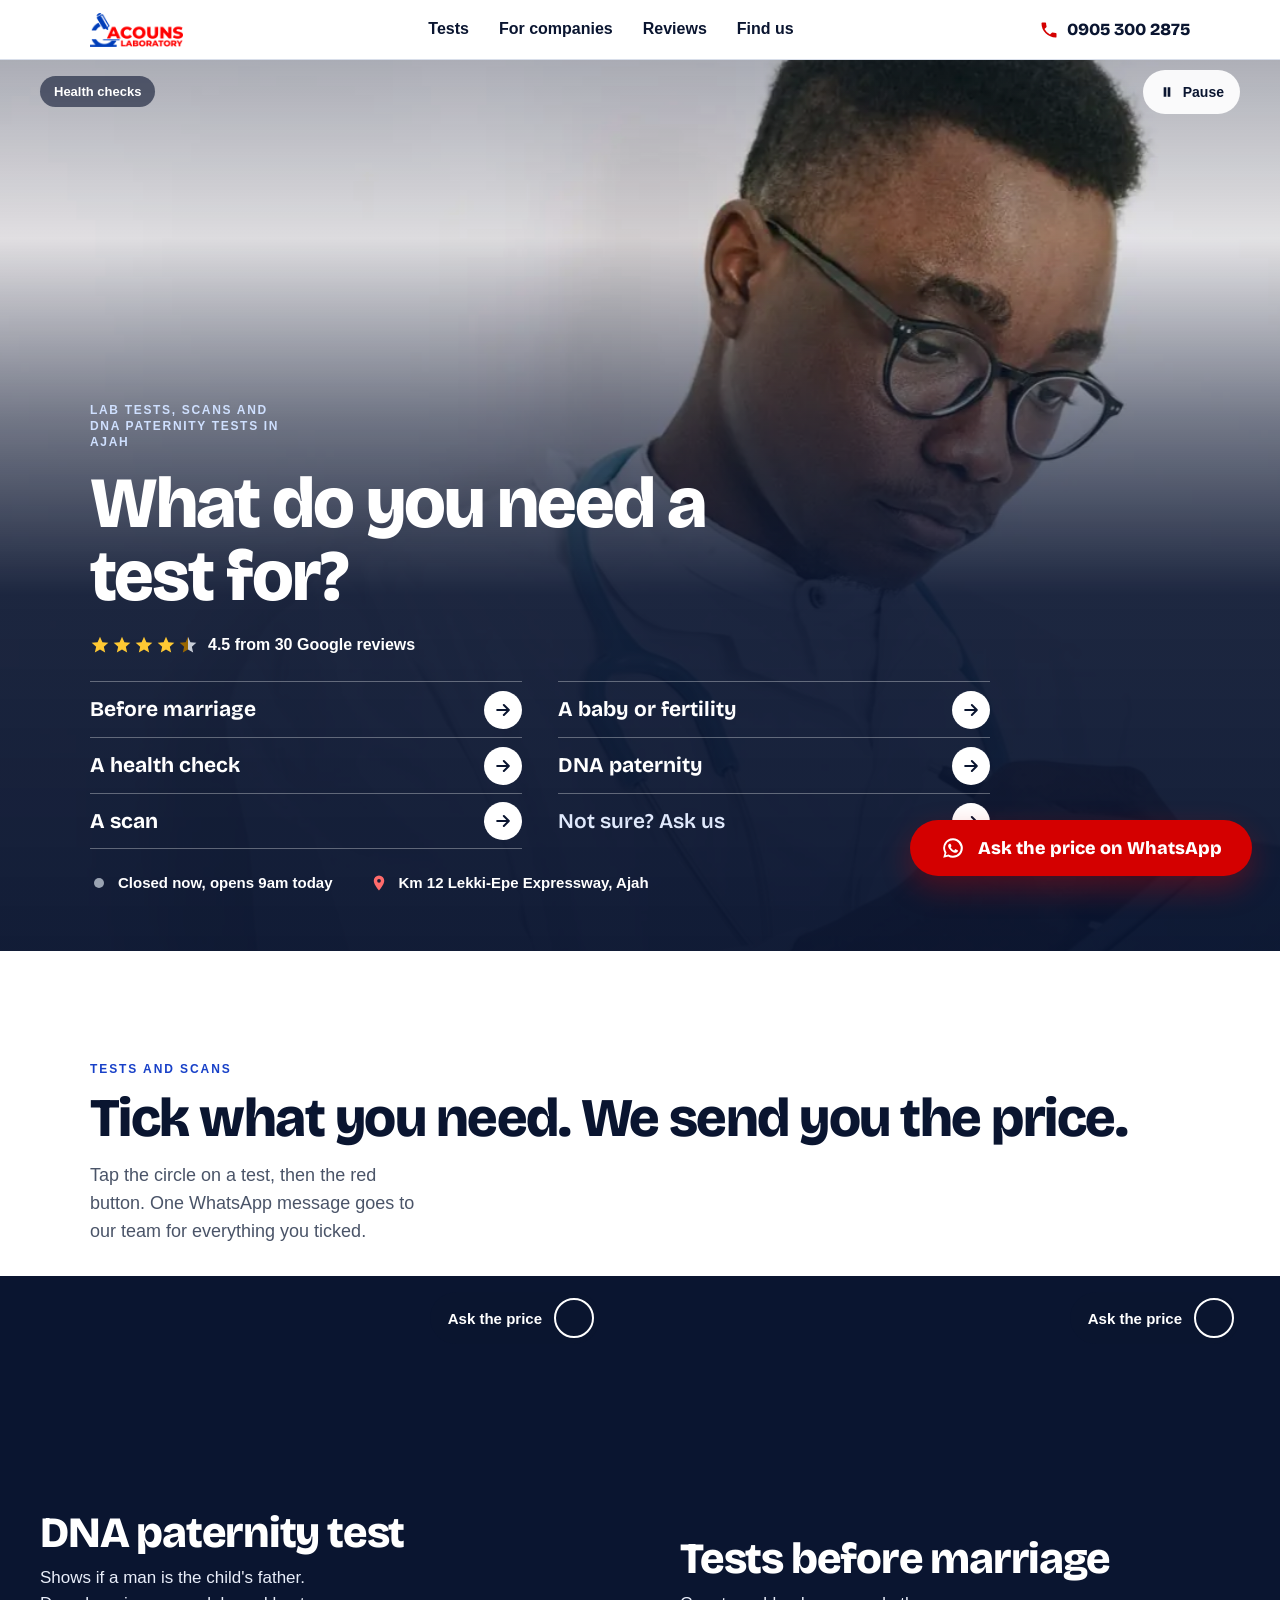
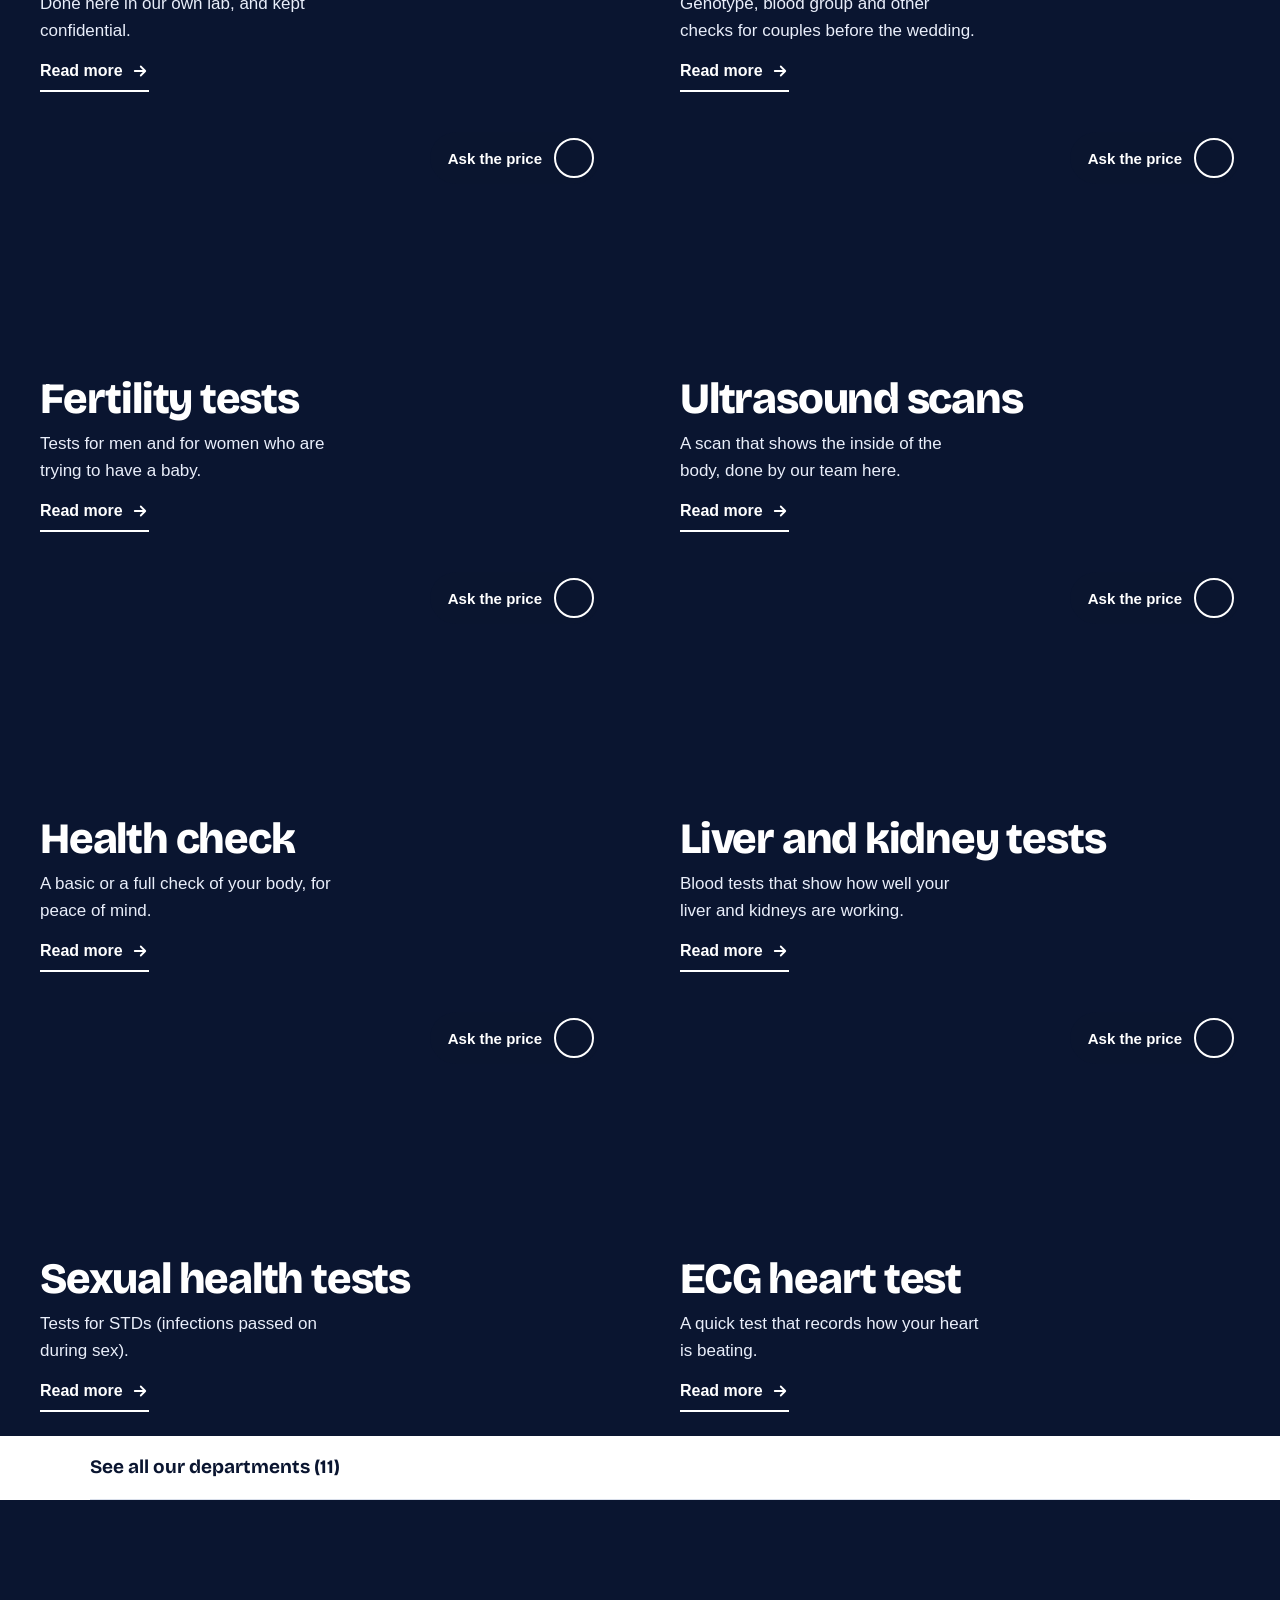
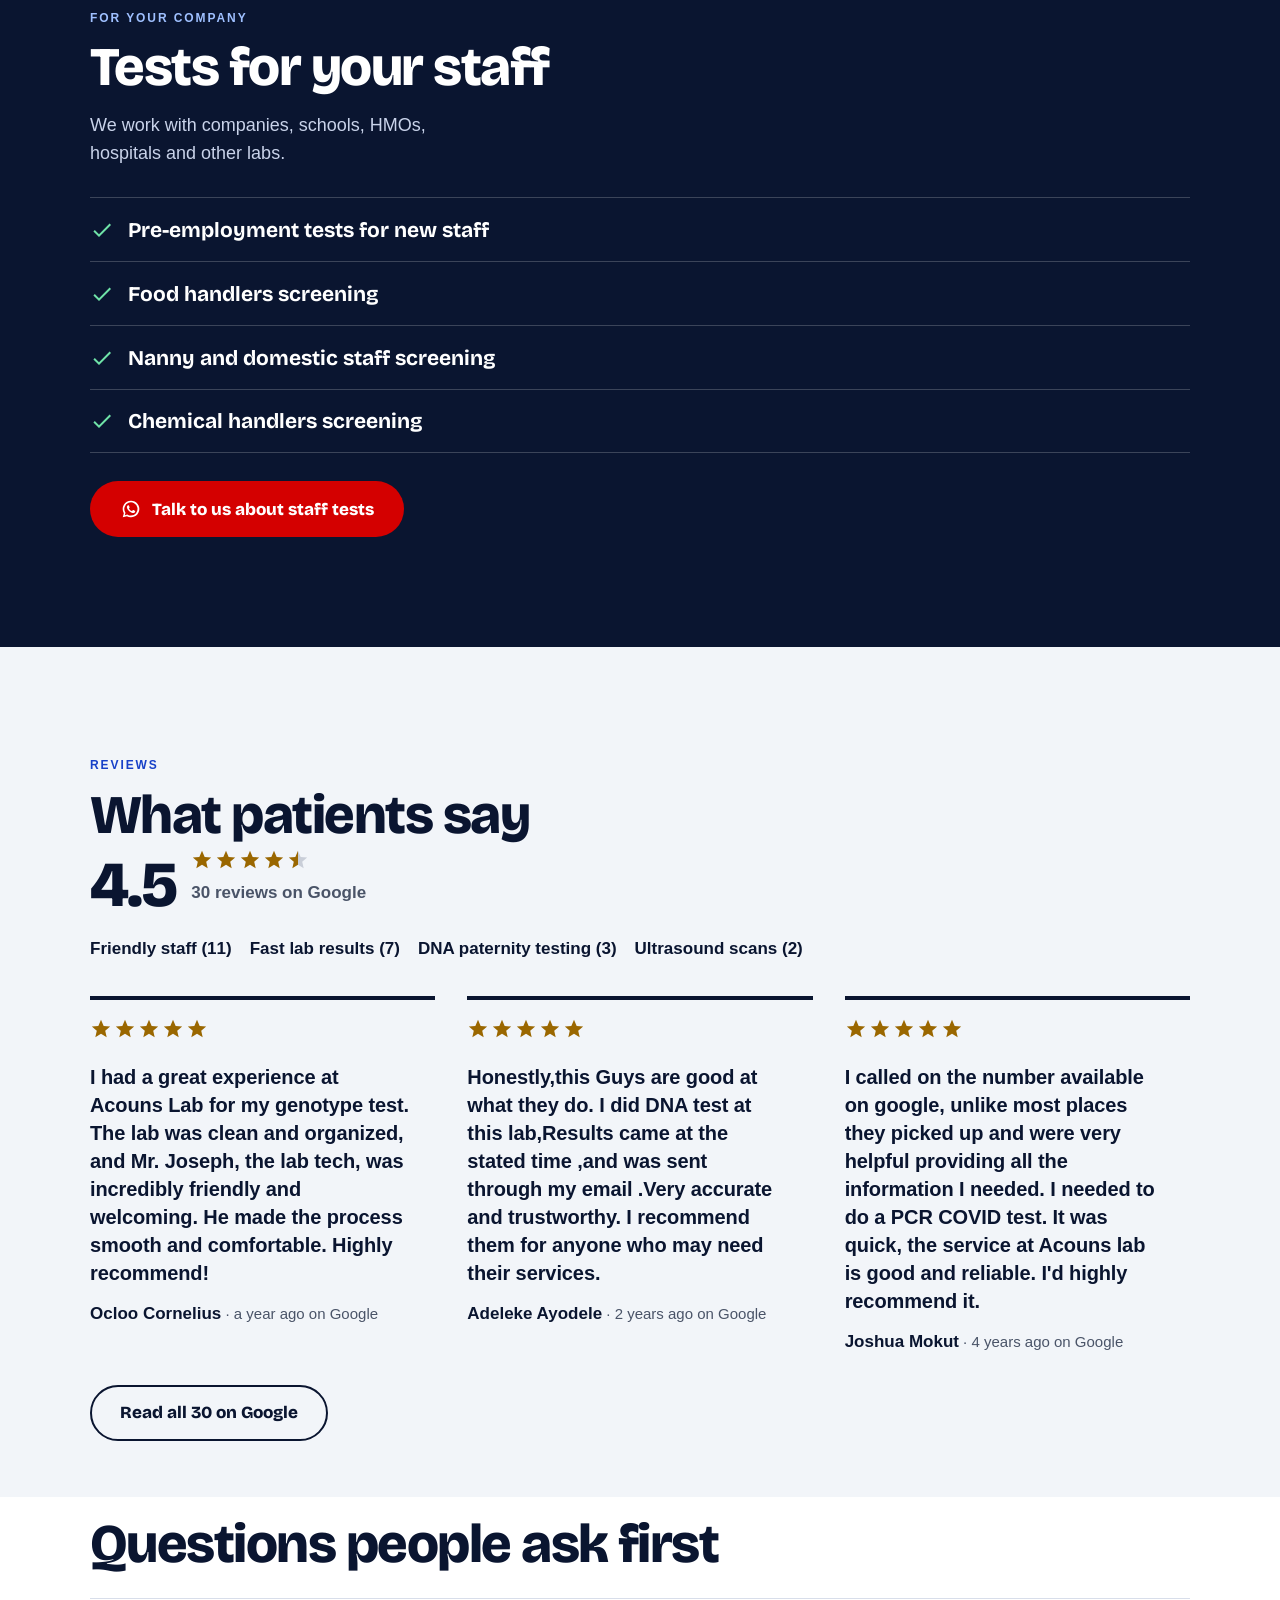
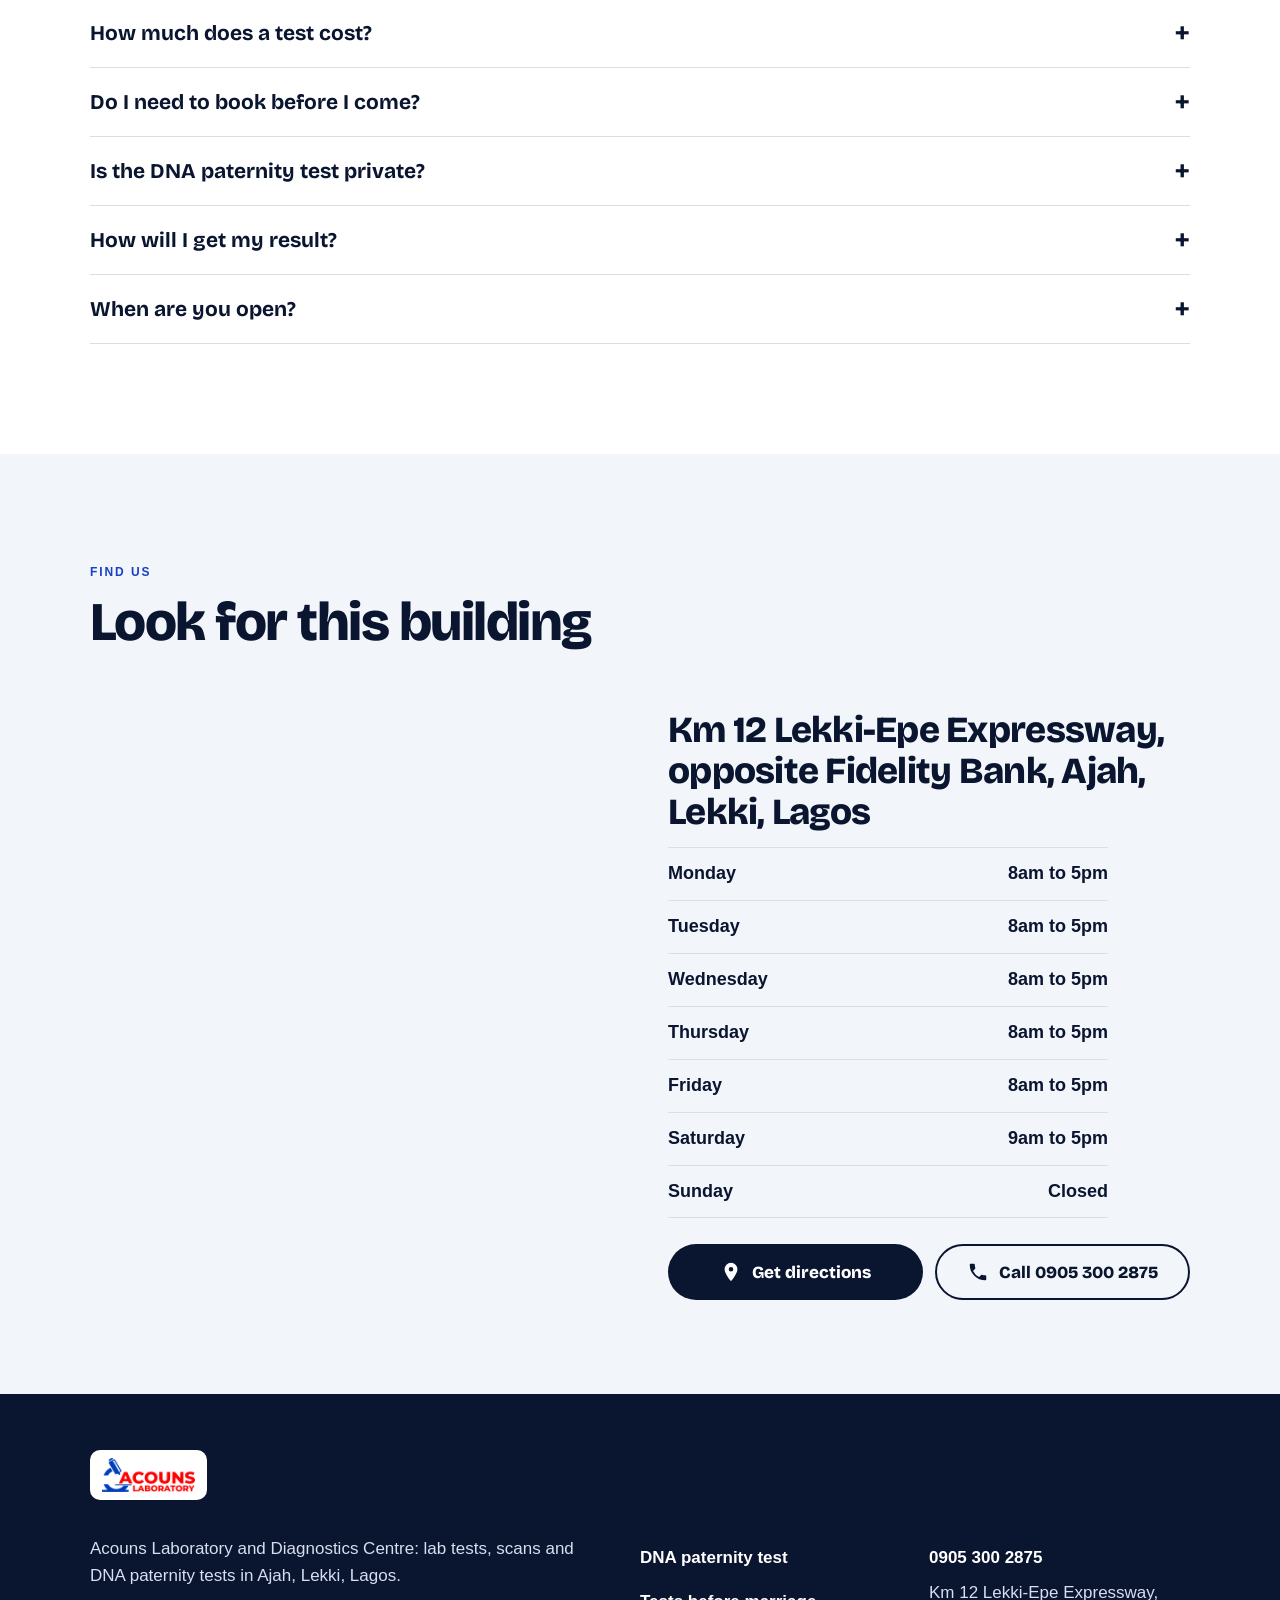
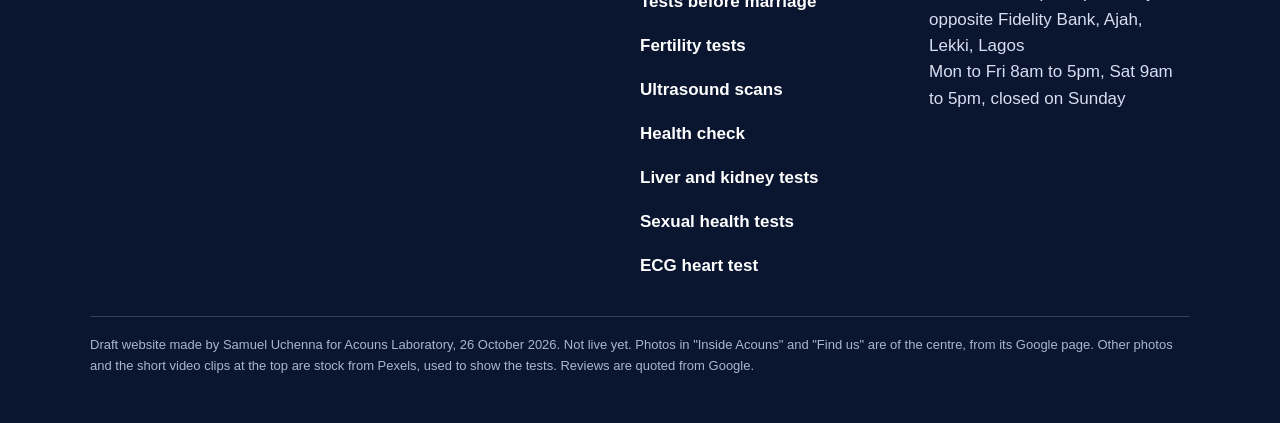
<file: home-v3.html>
<!doctype html><html lang="en"><head><meta charset="utf-8"><meta name="robots" content="noindex, nofollow"><meta http-equiv="refresh" content="0;url=index.html"><title>Acouns Laboratory</title></head><body><a href="index.html">Acouns Laboratory home page</a></body></html>
</file>
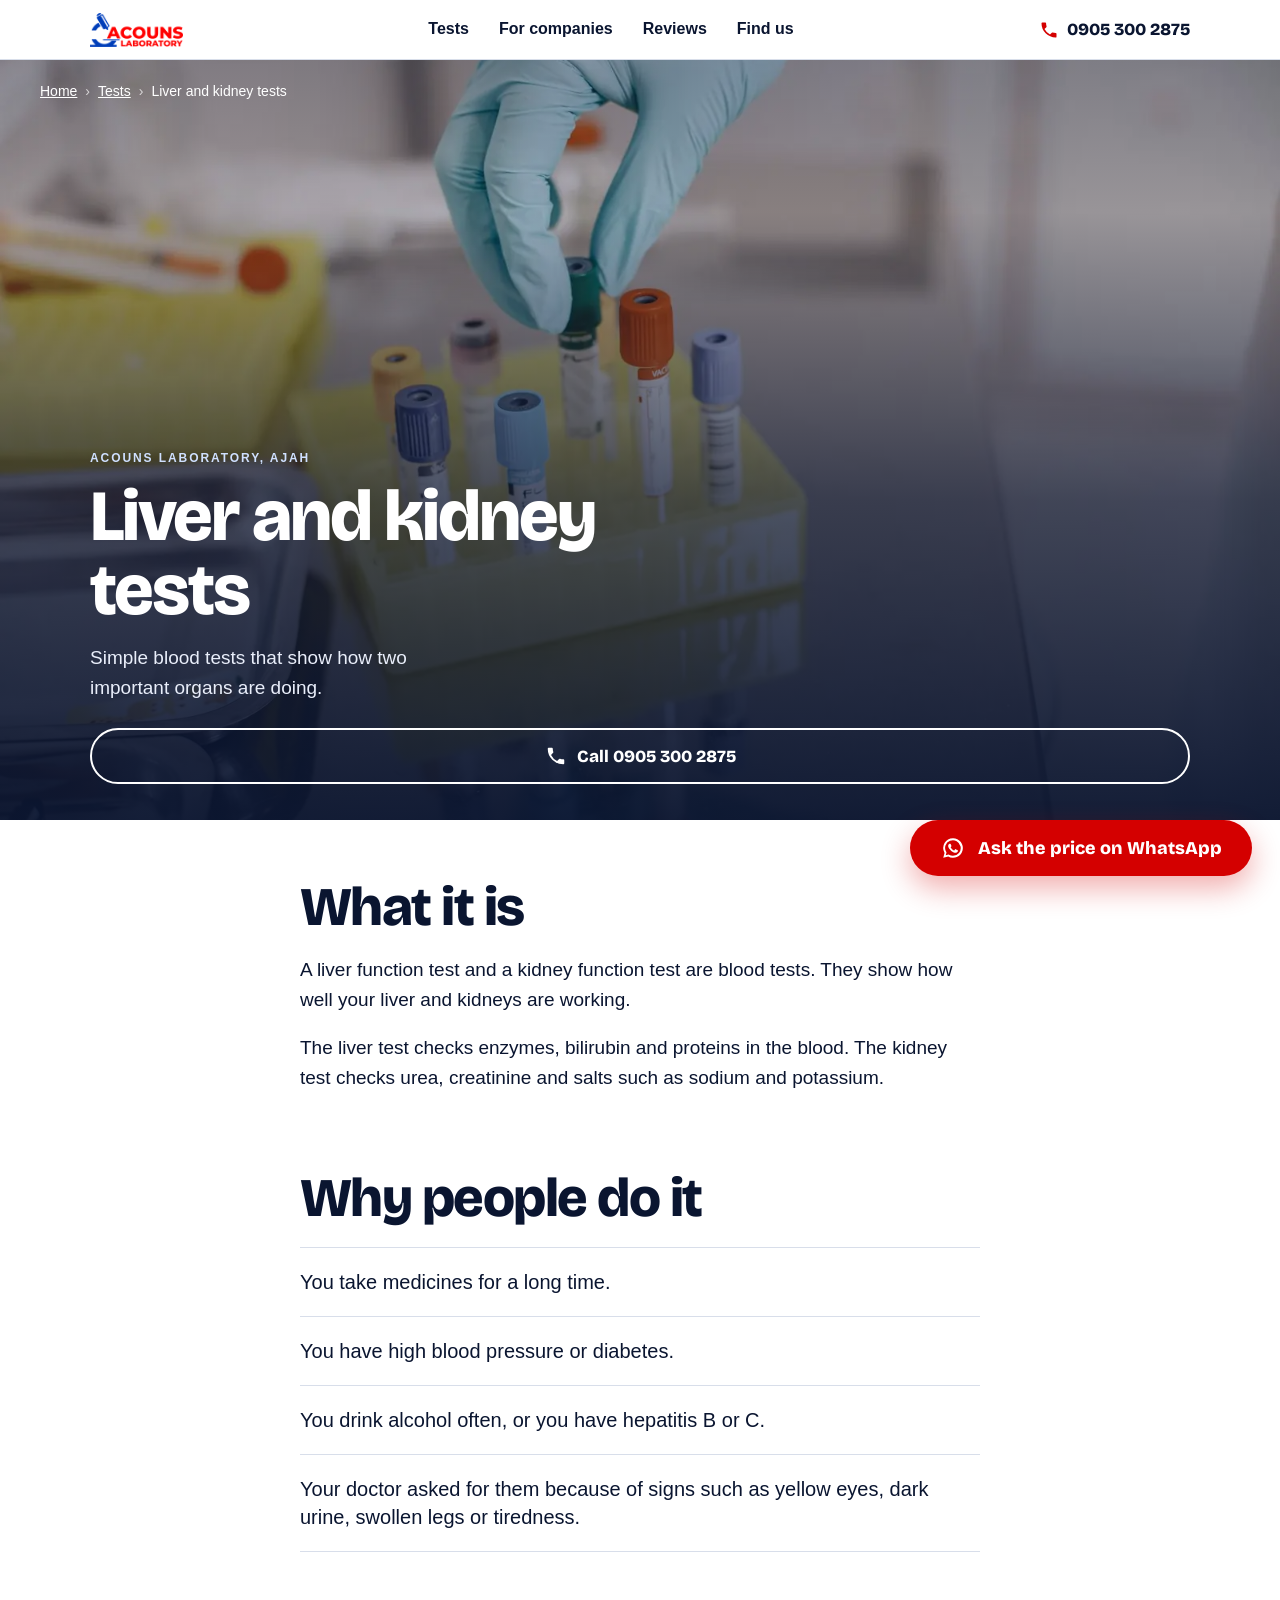
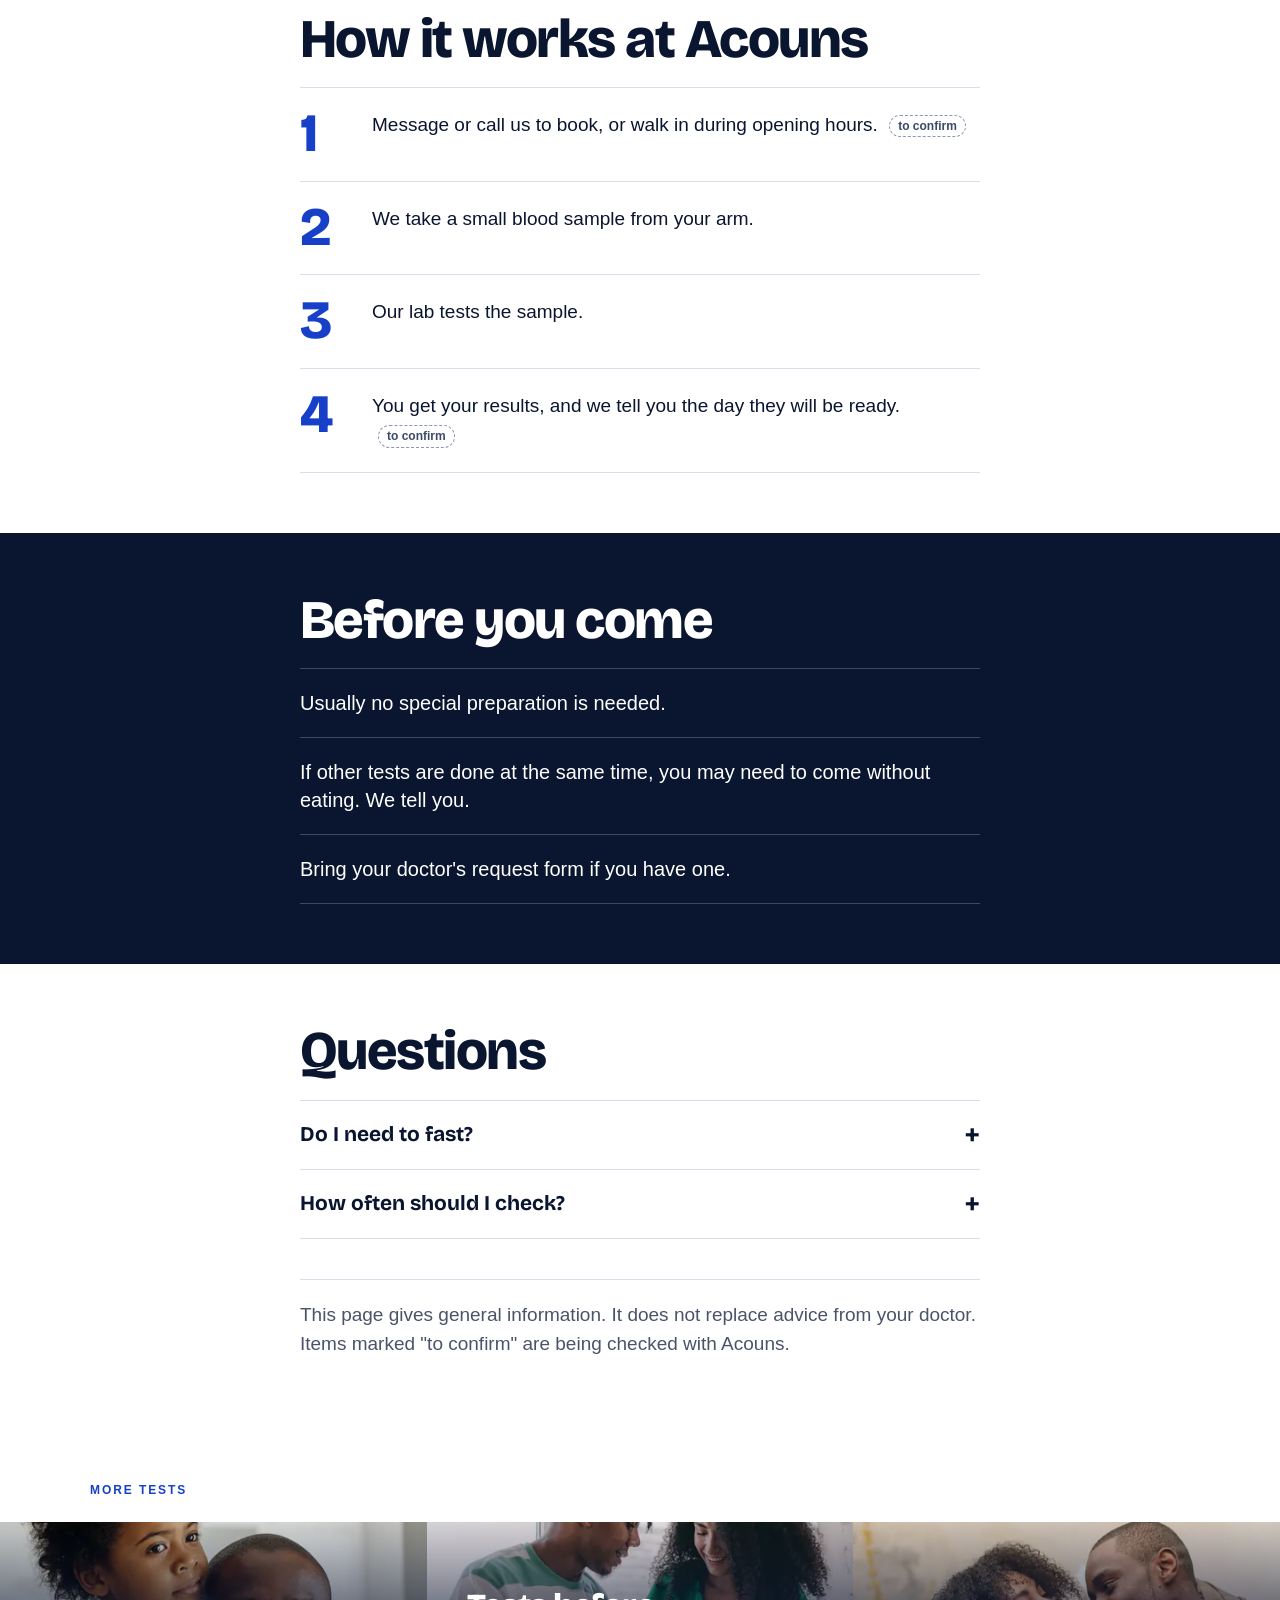
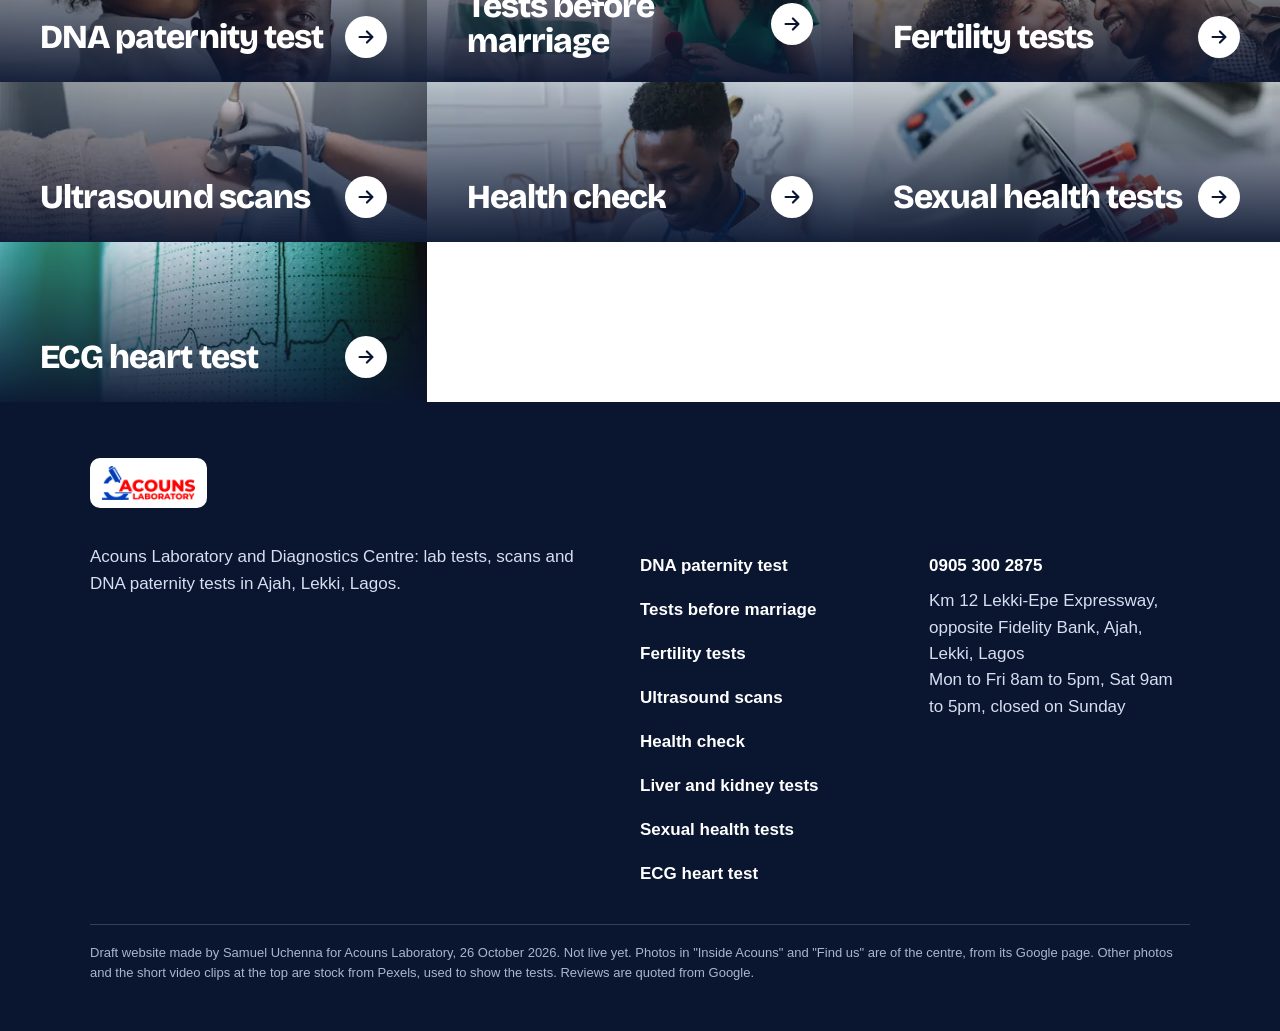
<file: liver-and-kidney-tests.html>
<!doctype html>
<html lang="en-NG">
<head>
<meta charset="utf-8">
<meta name="viewport" content="width=device-width, initial-scale=1">
<meta name="robots" content="noindex, nofollow">
<title>Liver and kidney tests in Ajah, Lagos | Acouns Laboratory</title>
<meta name="description" content="Liver and kidney tests at Acouns Laboratory, Km 12 Lekki-Epe Expressway, Ajah. What it is, who it is for, how it works and what to bring.">
<link rel="icon" type="image/png" href="favicon.png">
<link rel="stylesheet" href="assets/site.css?v=8">
<script>document.documentElement.classList.add('js');try{sessionStorage.seen=1}catch(e){}</script>
<script src="assets/site.js?v=8" defer></script>
</head>
<body>
<header class="top"><div class="wrap">
 <a class="logo" href="index.html" aria-label="Acouns Laboratory home"><img src="assets/logo-acouns.png" width="104" height="38" alt="Acouns Laboratory"></a>
 <nav class="links" aria-label="Main"><a href="index.html#form">Tests</a><a href="index.html#staff">For companies</a><a href="index.html#reviews">Reviews</a><a href="index.html#find">Find us</a></nav>
 <a class="hcall" href="tel:+2349053002875"><svg viewBox="0 0 24 24" aria-hidden="true"><path d="M6.6 10.8a15.1 15.1 0 0 0 6.6 6.6l2.2-2.2a1 1 0 0 1 1-.25 11.4 11.4 0 0 0 3.6.57 1 1 0 0 1 1 1V20a1 1 0 0 1-1 1A17 17 0 0 1 3 4a1 1 0 0 1 1-1h3.5a1 1 0 0 1 1 1c0 1.25.2 2.45.57 3.57a1 1 0 0 1-.25 1z"/></svg><span>0905 300 2875</span></a>
</div></header>

<main class="tpage">
<section class="thero" style="padding:0">
 <img src="assets/img/t-liver-and-kidney-tests-960.webp" srcset="assets/img/t-liver-and-kidney-tests-480.webp 480w, assets/img/t-liver-and-kidney-tests-960.webp 960w, assets/img/t-liver-and-kidney-tests-1600.webp 1600w" sizes="100vw" width="1600" height="1000" alt="A gloved hand placing blood sample tubes in a rack" fetchpriority="high">
 <div class="crumb"><a href="index.html">Home</a><span>&rsaquo;</span><a href="index.html#form">Tests</a><span>&rsaquo;</span>Liver and kidney tests</div>
 <div class="in">
  <span class="label" style="color:#cfe0ff;margin:0 0 14px">Acouns Laboratory, Ajah</span>
  <h1>Liver and kidney tests</h1>
  <p class="sub">Simple blood tests that show how two important organs are doing.</p>
  <div class="btns" style="margin-top:0"><a class="btn ghost" href="tel:+2349053002875"><svg viewBox="0 0 24 24" aria-hidden="true"><path d="M6.6 10.8a15.1 15.1 0 0 0 6.6 6.6l2.2-2.2a1 1 0 0 1 1-.25 11.4 11.4 0 0 0 3.6.57 1 1 0 0 1 1 1V20a1 1 0 0 1-1 1A17 17 0 0 1 3 4a1 1 0 0 1 1-1h3.5a1 1 0 0 1 1 1c0 1.25.2 2.45.57 3.57a1 1 0 0 1-.25 1z"/></svg>Call 0905 300 2875</a></div>
 </div>
</section>
<section><div class="wrap prose">
 
 <h2>What it is</h2>
 <p>A liver function test and a kidney function test are blood tests. They show how well your liver and kidneys are working.</p><p>The liver test checks enzymes, bilirubin and proteins in the blood. The kidney test checks urea, creatinine and salts such as sodium and potassium.</p>
</div></section>
<section style="padding-top:0"><div class="wrap prose">
 <h2>Why people do it</h2>
 <ul class="big"><li>You take medicines for a long time.</li><li>You have high blood pressure or diabetes.</li><li>You drink alcohol often, or you have hepatitis B or C.</li><li>Your doctor asked for them because of signs such as yellow eyes, dark urine, swollen legs or tiredness.</li></ul>
</div></section>
<section style="padding-top:0"><div class="wrap prose">
 <h2>How it works at Acouns</h2>
 <ol class="steps"><li><p>Message or call us to book, or walk in during opening hours. <span class="chip">to confirm</span></p></li><li><p>We take a small blood sample from your arm.</p></li><li><p>Our lab tests the sample.</p></li><li><p>You get your results, and we tell you the day they will be ready. <span class="chip">to confirm</span></p></li></ol>
 
</div></section>
<section class="dark"><div class="wrap prose">
 <h2>Before you come</h2>
 <ul class="big"><li>Usually no special preparation is needed.</li><li>If other tests are done at the same time, you may need to come without eating. We tell you.</li><li>Bring your doctor's request form if you have one.</li></ul>
</div></section>
<section class="faq"><div class="wrap prose">
 <h2>Questions</h2>
 <details><summary>Do I need to fast?</summary><p>Not for these tests on their own. We tell you if another test you are doing needs it.</p></details><details><summary>How often should I check?</summary><p>As often as your doctor advises. People on long-term medicines often check once or twice a year.</p></details>
 <p class="note">This page gives general information. It does not replace advice from your doctor. Items marked "to confirm" are being checked with Acouns.</p>
</div></section>
<section style="padding:0"><div class="wrap" style="padding-block:44px 24px"><span class="label" style="color:var(--blue);margin:0">More tests</span></div>
 <ul class="posters others"><li class="poster"><img src="assets/img/t-dna-paternity-test-960.webp" srcset="assets/img/t-dna-paternity-test-480.webp 480w, assets/img/t-dna-paternity-test-960.webp 960w, assets/img/t-dna-paternity-test-1600.webp 1600w" sizes="(min-width: 900px) 33vw, 100vw" width="1600" height="1000" alt="" loading="lazy" decoding="async"><div class="pt"><h3>DNA paternity test</h3><i class="arr"><svg viewBox="0 0 24 24" aria-hidden="true"><path d="M5 12h13M13 6l6 6-6 6" fill="none" stroke="currentColor" stroke-width="2.4" stroke-linecap="round" stroke-linejoin="round"/></svg></i></div><a class="cover" href="dna-paternity-test.html" aria-label="DNA paternity test"></a></li><li class="poster"><img src="assets/img/t-tests-before-marriage-960.webp" srcset="assets/img/t-tests-before-marriage-480.webp 480w, assets/img/t-tests-before-marriage-960.webp 960w, assets/img/t-tests-before-marriage-1600.webp 1600w" sizes="(min-width: 900px) 33vw, 100vw" width="1600" height="1000" alt="" loading="lazy" decoding="async"><div class="pt"><h3>Tests before marriage</h3><i class="arr"><svg viewBox="0 0 24 24" aria-hidden="true"><path d="M5 12h13M13 6l6 6-6 6" fill="none" stroke="currentColor" stroke-width="2.4" stroke-linecap="round" stroke-linejoin="round"/></svg></i></div><a class="cover" href="tests-before-marriage.html" aria-label="Tests before marriage"></a></li><li class="poster"><img src="assets/img/t-fertility-tests-960.webp" srcset="assets/img/t-fertility-tests-480.webp 480w, assets/img/t-fertility-tests-960.webp 960w, assets/img/t-fertility-tests-1600.webp 1600w" sizes="(min-width: 900px) 33vw, 100vw" width="1600" height="1000" alt="" loading="lazy" decoding="async"><div class="pt"><h3>Fertility tests</h3><i class="arr"><svg viewBox="0 0 24 24" aria-hidden="true"><path d="M5 12h13M13 6l6 6-6 6" fill="none" stroke="currentColor" stroke-width="2.4" stroke-linecap="round" stroke-linejoin="round"/></svg></i></div><a class="cover" href="fertility-tests.html" aria-label="Fertility tests"></a></li><li class="poster"><img src="assets/img/t-ultrasound-scans-960.webp" srcset="assets/img/t-ultrasound-scans-480.webp 480w, assets/img/t-ultrasound-scans-960.webp 960w, assets/img/t-ultrasound-scans-1600.webp 1600w" sizes="(min-width: 900px) 33vw, 100vw" width="1600" height="1000" alt="" loading="lazy" decoding="async"><div class="pt"><h3>Ultrasound scans</h3><i class="arr"><svg viewBox="0 0 24 24" aria-hidden="true"><path d="M5 12h13M13 6l6 6-6 6" fill="none" stroke="currentColor" stroke-width="2.4" stroke-linecap="round" stroke-linejoin="round"/></svg></i></div><a class="cover" href="ultrasound-scans.html" aria-label="Ultrasound scans"></a></li><li class="poster"><img src="assets/img/t-health-check-960.webp" srcset="assets/img/t-health-check-480.webp 480w, assets/img/t-health-check-960.webp 960w, assets/img/t-health-check-1600.webp 1600w" sizes="(min-width: 900px) 33vw, 100vw" width="1600" height="1000" alt="" loading="lazy" decoding="async"><div class="pt"><h3>Health check</h3><i class="arr"><svg viewBox="0 0 24 24" aria-hidden="true"><path d="M5 12h13M13 6l6 6-6 6" fill="none" stroke="currentColor" stroke-width="2.4" stroke-linecap="round" stroke-linejoin="round"/></svg></i></div><a class="cover" href="health-check.html" aria-label="Health check"></a></li><li class="poster"><img src="assets/img/t-sexual-health-tests-960.webp" srcset="assets/img/t-sexual-health-tests-480.webp 480w, assets/img/t-sexual-health-tests-960.webp 960w, assets/img/t-sexual-health-tests-1600.webp 1600w" sizes="(min-width: 900px) 33vw, 100vw" width="1600" height="1000" alt="" loading="lazy" decoding="async"><div class="pt"><h3>Sexual health tests</h3><i class="arr"><svg viewBox="0 0 24 24" aria-hidden="true"><path d="M5 12h13M13 6l6 6-6 6" fill="none" stroke="currentColor" stroke-width="2.4" stroke-linecap="round" stroke-linejoin="round"/></svg></i></div><a class="cover" href="sexual-health-tests.html" aria-label="Sexual health tests"></a></li><li class="poster"><img src="assets/img/t-ecg-heart-test-960.webp" srcset="assets/img/t-ecg-heart-test-480.webp 480w, assets/img/t-ecg-heart-test-960.webp 960w, assets/img/t-ecg-heart-test-1600.webp 1600w" sizes="(min-width: 900px) 33vw, 100vw" width="1600" height="1000" alt="" loading="lazy" decoding="async"><div class="pt"><h3>ECG heart test</h3><i class="arr"><svg viewBox="0 0 24 24" aria-hidden="true"><path d="M5 12h13M13 6l6 6-6 6" fill="none" stroke="currentColor" stroke-width="2.4" stroke-linecap="round" stroke-linejoin="round"/></svg></i></div><a class="cover" href="ecg-heart-test.html" aria-label="ECG heart test"></a></li></ul>
</section>
</main>
<footer><div class="wrap">
 <span class="plate"><img src="assets/logo-acouns.png" width="93" height="34" alt="Acouns Laboratory" loading="lazy"></span>
 <div class="cols">
  <p>Acouns Laboratory and Diagnostics Centre: lab tests, scans and DNA paternity tests in Ajah, Lekki, Lagos.</p>
  <ul><li><a href="dna-paternity-test.html">DNA paternity test</a></li><li><a href="tests-before-marriage.html">Tests before marriage</a></li><li><a href="fertility-tests.html">Fertility tests</a></li><li><a href="ultrasound-scans.html">Ultrasound scans</a></li><li><a href="health-check.html">Health check</a></li><li><a href="liver-and-kidney-tests.html">Liver and kidney tests</a></li><li><a href="sexual-health-tests.html">Sexual health tests</a></li><li><a href="ecg-heart-test.html">ECG heart test</a></li></ul>
  <p><a href="tel:+2349053002875">0905 300 2875</a><br>Km 12 Lekki-Epe Expressway, opposite Fidelity Bank, Ajah, Lekki, Lagos<br>Mon to Fri 8am to 5pm, Sat 9am to 5pm, closed on Sunday</p>
 </div>
 <p class="legal">Draft website made by Samuel Uchenna for Acouns Laboratory, 26 October 2026. Not live yet. Photos in "Inside Acouns" and "Find us" are of the centre, from its Google page. Other photos and the short video clips at the top are stock from Pexels, used to show the tests. Reviews are quoted from Google.</p>
</div></footer>
<div class="bar" id="bar"><a id="barlink" href="https://wa.me/2349053002875?text=Hello%20Acouns%2C%20please%20what%20is%20the%20price%20of%20the%20liver%20and%20kidney%20tests%3F" data-wa="2349053002875" target="_blank" rel="noopener"><svg viewBox="0 0 24 24" aria-hidden="true"><path d="M12 3a9 9 0 0 0-7.8 13.5L3 21l4.6-1.2A9 9 0 1 0 12 3zm0 16.2a7.2 7.2 0 0 1-3.7-1l-.3-.2-2.7.7.7-2.6-.2-.3A7.2 7.2 0 1 1 12 19.2zm4-5.4c-.2-.1-1.3-.6-1.5-.7s-.4-.1-.5.1-.6.7-.7.9-.3.2-.5.1a5.9 5.9 0 0 1-2.9-2.6c-.2-.4.2-.4.6-1.2a.4.4 0 0 0 0-.4l-.7-1.6c-.2-.4-.4-.4-.5-.4h-.4a.8.8 0 0 0-.6.3 2.5 2.5 0 0 0-.8 1.9 4.4 4.4 0 0 0 .9 2.3 10 10 0 0 0 3.8 3.4c1.4.6 2 .6 2.7.5a2.3 2.3 0 0 0 1.5-1.1 1.9 1.9 0 0 0 .1-1.1c0-.1-.2-.2-.5-.3z"/></svg><span id="barlabel">Ask the price on WhatsApp</span></a></div>
</body>
</html>
</file>
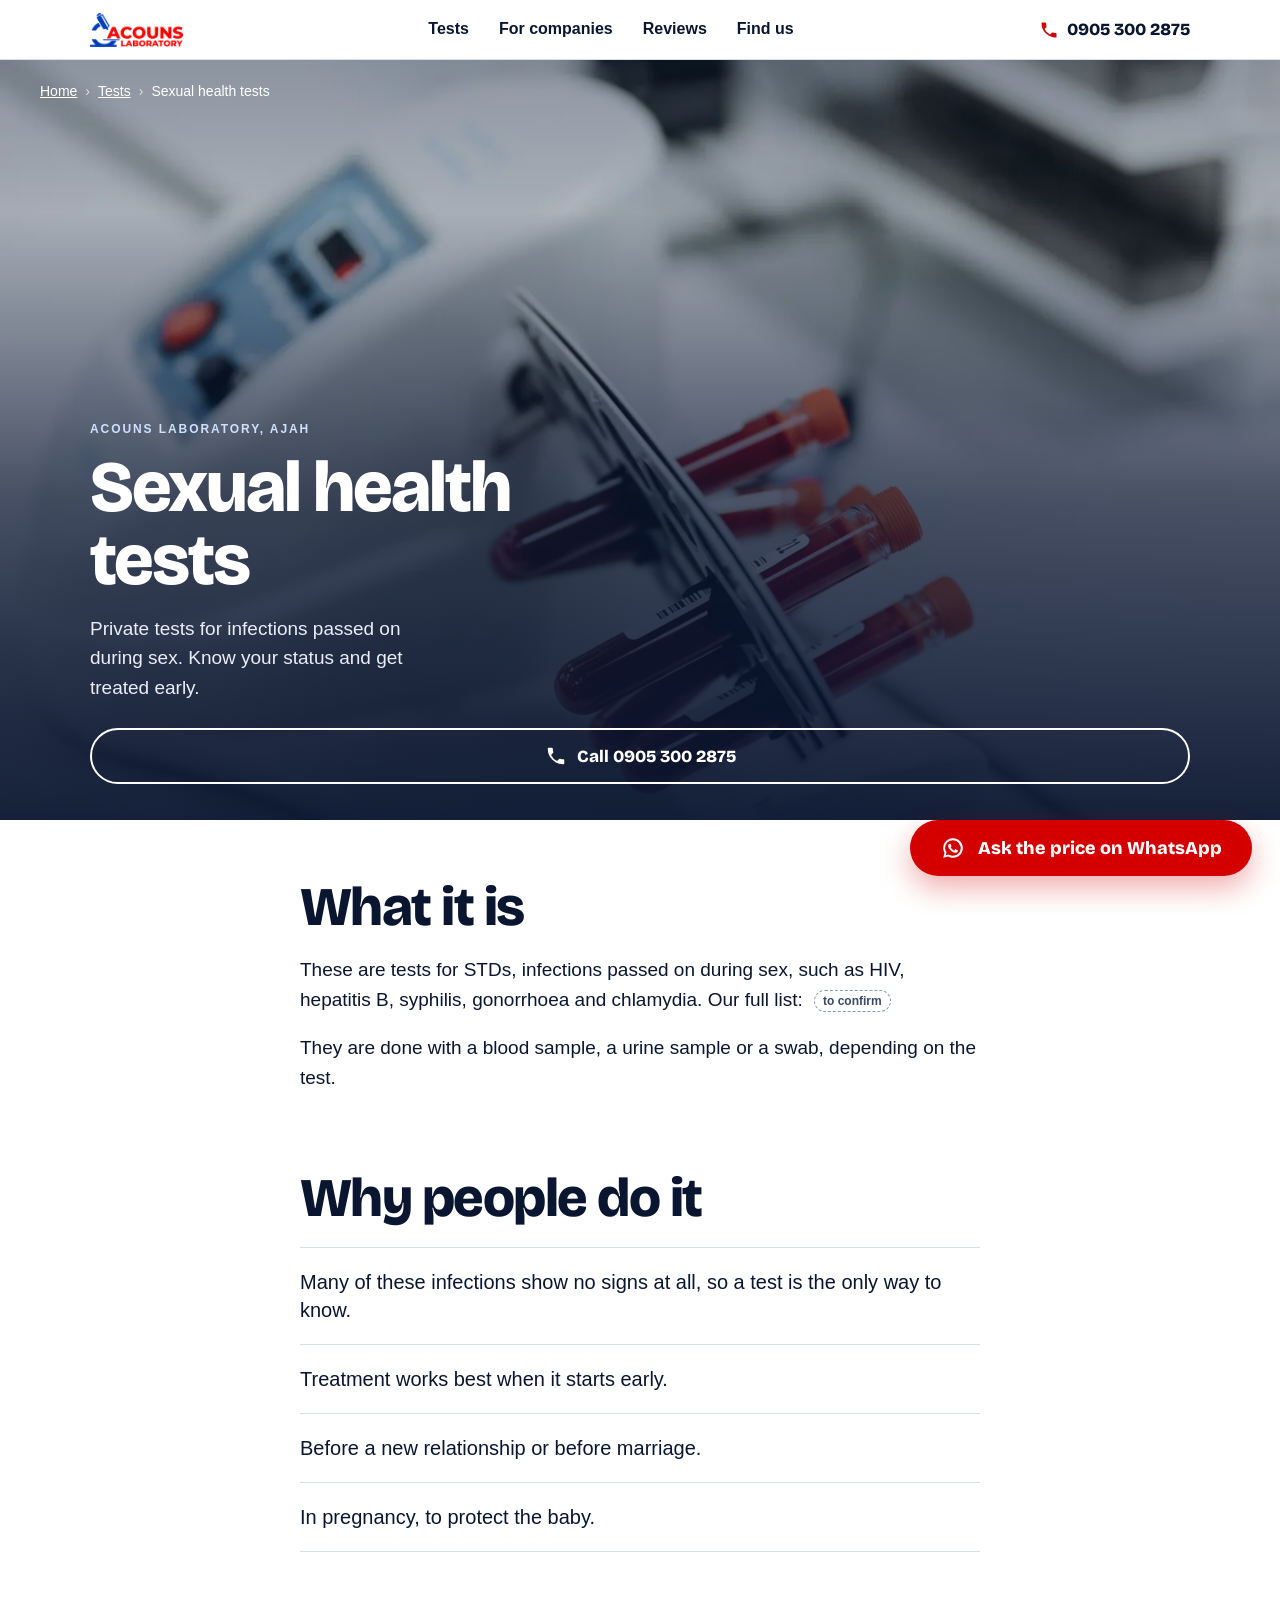
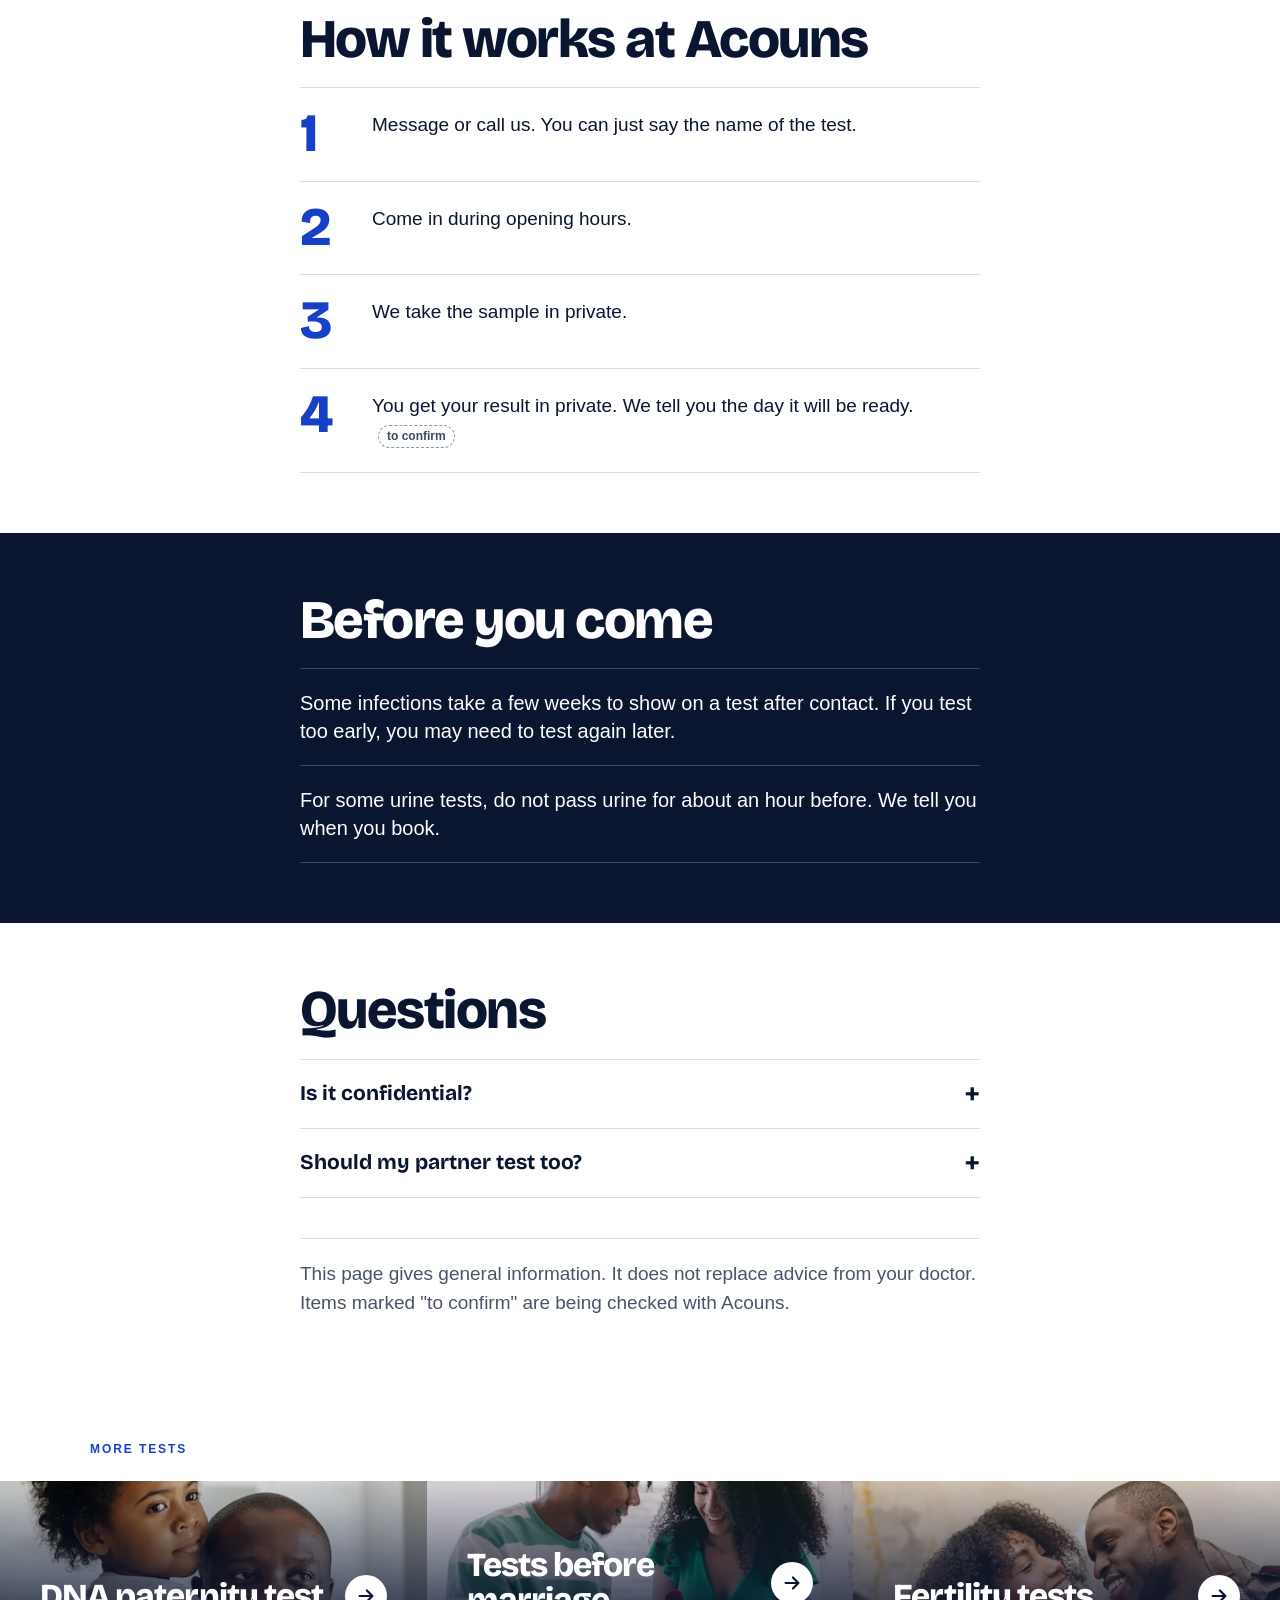
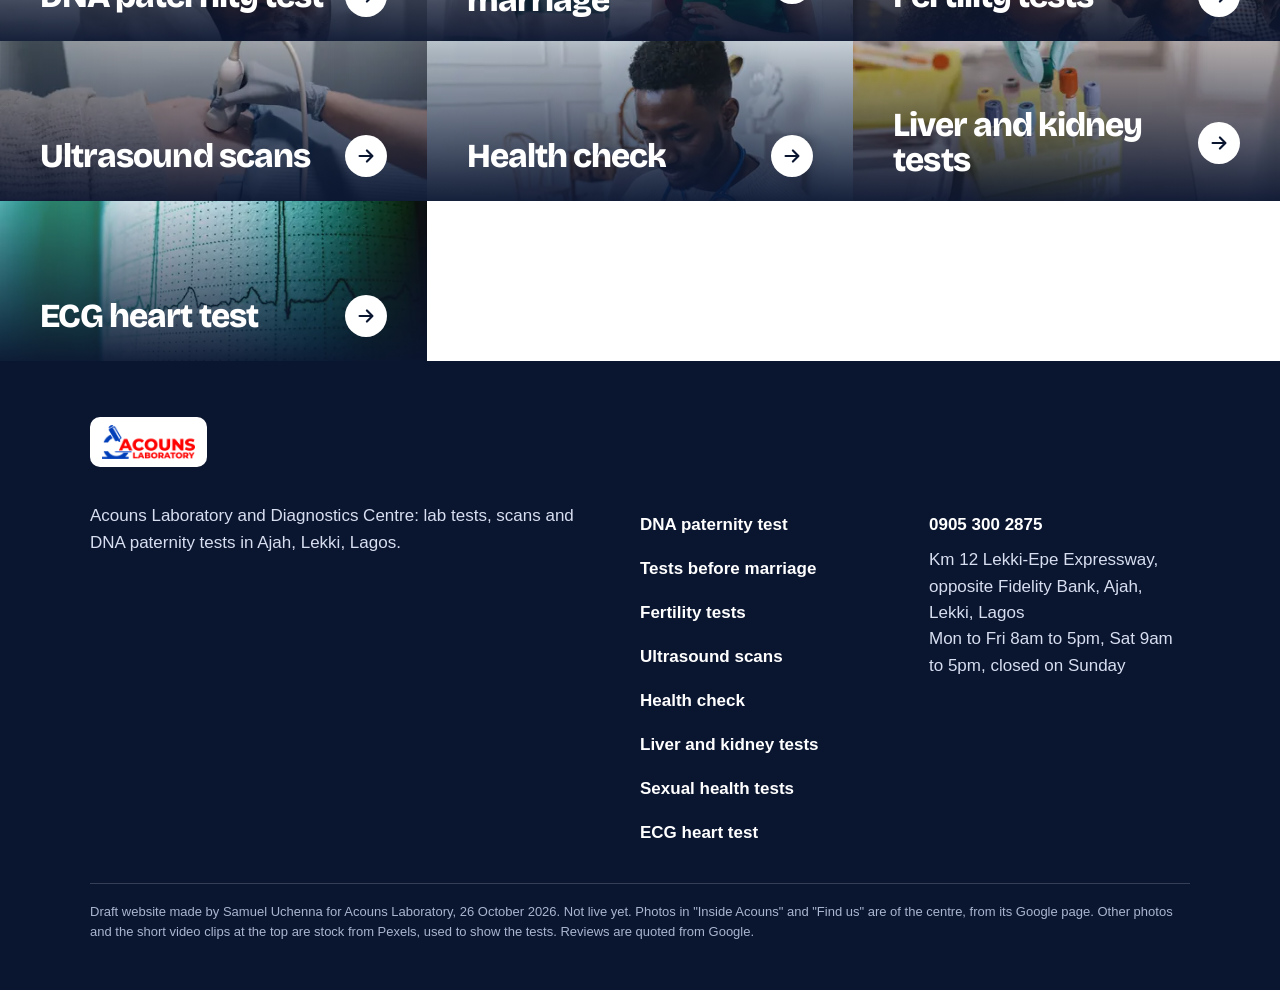
<file: sexual-health-tests.html>
<!doctype html>
<html lang="en-NG">
<head>
<meta charset="utf-8">
<meta name="viewport" content="width=device-width, initial-scale=1">
<meta name="robots" content="noindex, nofollow">
<title>Sexual health tests in Ajah, Lagos | Acouns Laboratory</title>
<meta name="description" content="Sexual health tests at Acouns Laboratory, Km 12 Lekki-Epe Expressway, Ajah. What it is, who it is for, how it works and what to bring.">
<link rel="icon" type="image/png" href="favicon.png">
<link rel="stylesheet" href="assets/site.css?v=8">
<script>document.documentElement.classList.add('js');try{sessionStorage.seen=1}catch(e){}</script>
<script src="assets/site.js?v=8" defer></script>
</head>
<body>
<header class="top"><div class="wrap">
 <a class="logo" href="index.html" aria-label="Acouns Laboratory home"><img src="assets/logo-acouns.png" width="104" height="38" alt="Acouns Laboratory"></a>
 <nav class="links" aria-label="Main"><a href="index.html#form">Tests</a><a href="index.html#staff">For companies</a><a href="index.html#reviews">Reviews</a><a href="index.html#find">Find us</a></nav>
 <a class="hcall" href="tel:+2349053002875"><svg viewBox="0 0 24 24" aria-hidden="true"><path d="M6.6 10.8a15.1 15.1 0 0 0 6.6 6.6l2.2-2.2a1 1 0 0 1 1-.25 11.4 11.4 0 0 0 3.6.57 1 1 0 0 1 1 1V20a1 1 0 0 1-1 1A17 17 0 0 1 3 4a1 1 0 0 1 1-1h3.5a1 1 0 0 1 1 1c0 1.25.2 2.45.57 3.57a1 1 0 0 1-.25 1z"/></svg><span>0905 300 2875</span></a>
</div></header>

<main class="tpage">
<section class="thero" style="padding:0">
 <img src="assets/img/t-sexual-health-tests-960.webp" srcset="assets/img/t-sexual-health-tests-480.webp 480w, assets/img/t-sexual-health-tests-960.webp 960w, assets/img/t-sexual-health-tests-1600.webp 1600w" sizes="100vw" width="1600" height="1000" alt="Blood sample tubes in a lab machine" fetchpriority="high">
 <div class="crumb"><a href="index.html">Home</a><span>&rsaquo;</span><a href="index.html#form">Tests</a><span>&rsaquo;</span>Sexual health tests</div>
 <div class="in">
  <span class="label" style="color:#cfe0ff;margin:0 0 14px">Acouns Laboratory, Ajah</span>
  <h1>Sexual health tests</h1>
  <p class="sub">Private tests for infections passed on during sex. Know your status and get treated early.</p>
  <div class="btns" style="margin-top:0"><a class="btn ghost" href="tel:+2349053002875"><svg viewBox="0 0 24 24" aria-hidden="true"><path d="M6.6 10.8a15.1 15.1 0 0 0 6.6 6.6l2.2-2.2a1 1 0 0 1 1-.25 11.4 11.4 0 0 0 3.6.57 1 1 0 0 1 1 1V20a1 1 0 0 1-1 1A17 17 0 0 1 3 4a1 1 0 0 1 1-1h3.5a1 1 0 0 1 1 1c0 1.25.2 2.45.57 3.57a1 1 0 0 1-.25 1z"/></svg>Call 0905 300 2875</a></div>
 </div>
</section>
<section><div class="wrap prose">
 
 <h2>What it is</h2>
 <p>These are tests for STDs, infections passed on during sex, such as HIV, hepatitis B, syphilis, gonorrhoea and chlamydia. Our full list: <span class="chip">to confirm</span></p><p>They are done with a blood sample, a urine sample or a swab, depending on the test.</p>
</div></section>
<section style="padding-top:0"><div class="wrap prose">
 <h2>Why people do it</h2>
 <ul class="big"><li>Many of these infections show no signs at all, so a test is the only way to know.</li><li>Treatment works best when it starts early.</li><li>Before a new relationship or before marriage.</li><li>In pregnancy, to protect the baby.</li></ul>
</div></section>
<section style="padding-top:0"><div class="wrap prose">
 <h2>How it works at Acouns</h2>
 <ol class="steps"><li><p>Message or call us. You can just say the name of the test.</p></li><li><p>Come in during opening hours.</p></li><li><p>We take the sample in private.</p></li><li><p>You get your result in private. We tell you the day it will be ready. <span class="chip">to confirm</span></p></li></ol>
 
</div></section>
<section class="dark"><div class="wrap prose">
 <h2>Before you come</h2>
 <ul class="big"><li>Some infections take a few weeks to show on a test after contact. If you test too early, you may need to test again later.</li><li>For some urine tests, do not pass urine for about an hour before. We tell you when you book.</li></ul>
</div></section>
<section class="faq"><div class="wrap prose">
 <h2>Questions</h2>
 <details><summary>Is it confidential?</summary><p>Yes. Your test and your result are private.</p></details><details><summary>Should my partner test too?</summary><p>It is best. If one of you has an infection, both of you need treatment.</p></details>
 <p class="note">This page gives general information. It does not replace advice from your doctor. Items marked "to confirm" are being checked with Acouns.</p>
</div></section>
<section style="padding:0"><div class="wrap" style="padding-block:44px 24px"><span class="label" style="color:var(--blue);margin:0">More tests</span></div>
 <ul class="posters others"><li class="poster"><img src="assets/img/t-dna-paternity-test-960.webp" srcset="assets/img/t-dna-paternity-test-480.webp 480w, assets/img/t-dna-paternity-test-960.webp 960w, assets/img/t-dna-paternity-test-1600.webp 1600w" sizes="(min-width: 900px) 33vw, 100vw" width="1600" height="1000" alt="" loading="lazy" decoding="async"><div class="pt"><h3>DNA paternity test</h3><i class="arr"><svg viewBox="0 0 24 24" aria-hidden="true"><path d="M5 12h13M13 6l6 6-6 6" fill="none" stroke="currentColor" stroke-width="2.4" stroke-linecap="round" stroke-linejoin="round"/></svg></i></div><a class="cover" href="dna-paternity-test.html" aria-label="DNA paternity test"></a></li><li class="poster"><img src="assets/img/t-tests-before-marriage-960.webp" srcset="assets/img/t-tests-before-marriage-480.webp 480w, assets/img/t-tests-before-marriage-960.webp 960w, assets/img/t-tests-before-marriage-1600.webp 1600w" sizes="(min-width: 900px) 33vw, 100vw" width="1600" height="1000" alt="" loading="lazy" decoding="async"><div class="pt"><h3>Tests before marriage</h3><i class="arr"><svg viewBox="0 0 24 24" aria-hidden="true"><path d="M5 12h13M13 6l6 6-6 6" fill="none" stroke="currentColor" stroke-width="2.4" stroke-linecap="round" stroke-linejoin="round"/></svg></i></div><a class="cover" href="tests-before-marriage.html" aria-label="Tests before marriage"></a></li><li class="poster"><img src="assets/img/t-fertility-tests-960.webp" srcset="assets/img/t-fertility-tests-480.webp 480w, assets/img/t-fertility-tests-960.webp 960w, assets/img/t-fertility-tests-1600.webp 1600w" sizes="(min-width: 900px) 33vw, 100vw" width="1600" height="1000" alt="" loading="lazy" decoding="async"><div class="pt"><h3>Fertility tests</h3><i class="arr"><svg viewBox="0 0 24 24" aria-hidden="true"><path d="M5 12h13M13 6l6 6-6 6" fill="none" stroke="currentColor" stroke-width="2.4" stroke-linecap="round" stroke-linejoin="round"/></svg></i></div><a class="cover" href="fertility-tests.html" aria-label="Fertility tests"></a></li><li class="poster"><img src="assets/img/t-ultrasound-scans-960.webp" srcset="assets/img/t-ultrasound-scans-480.webp 480w, assets/img/t-ultrasound-scans-960.webp 960w, assets/img/t-ultrasound-scans-1600.webp 1600w" sizes="(min-width: 900px) 33vw, 100vw" width="1600" height="1000" alt="" loading="lazy" decoding="async"><div class="pt"><h3>Ultrasound scans</h3><i class="arr"><svg viewBox="0 0 24 24" aria-hidden="true"><path d="M5 12h13M13 6l6 6-6 6" fill="none" stroke="currentColor" stroke-width="2.4" stroke-linecap="round" stroke-linejoin="round"/></svg></i></div><a class="cover" href="ultrasound-scans.html" aria-label="Ultrasound scans"></a></li><li class="poster"><img src="assets/img/t-health-check-960.webp" srcset="assets/img/t-health-check-480.webp 480w, assets/img/t-health-check-960.webp 960w, assets/img/t-health-check-1600.webp 1600w" sizes="(min-width: 900px) 33vw, 100vw" width="1600" height="1000" alt="" loading="lazy" decoding="async"><div class="pt"><h3>Health check</h3><i class="arr"><svg viewBox="0 0 24 24" aria-hidden="true"><path d="M5 12h13M13 6l6 6-6 6" fill="none" stroke="currentColor" stroke-width="2.4" stroke-linecap="round" stroke-linejoin="round"/></svg></i></div><a class="cover" href="health-check.html" aria-label="Health check"></a></li><li class="poster"><img src="assets/img/t-liver-and-kidney-tests-960.webp" srcset="assets/img/t-liver-and-kidney-tests-480.webp 480w, assets/img/t-liver-and-kidney-tests-960.webp 960w, assets/img/t-liver-and-kidney-tests-1600.webp 1600w" sizes="(min-width: 900px) 33vw, 100vw" width="1600" height="1000" alt="" loading="lazy" decoding="async"><div class="pt"><h3>Liver and kidney tests</h3><i class="arr"><svg viewBox="0 0 24 24" aria-hidden="true"><path d="M5 12h13M13 6l6 6-6 6" fill="none" stroke="currentColor" stroke-width="2.4" stroke-linecap="round" stroke-linejoin="round"/></svg></i></div><a class="cover" href="liver-and-kidney-tests.html" aria-label="Liver and kidney tests"></a></li><li class="poster"><img src="assets/img/t-ecg-heart-test-960.webp" srcset="assets/img/t-ecg-heart-test-480.webp 480w, assets/img/t-ecg-heart-test-960.webp 960w, assets/img/t-ecg-heart-test-1600.webp 1600w" sizes="(min-width: 900px) 33vw, 100vw" width="1600" height="1000" alt="" loading="lazy" decoding="async"><div class="pt"><h3>ECG heart test</h3><i class="arr"><svg viewBox="0 0 24 24" aria-hidden="true"><path d="M5 12h13M13 6l6 6-6 6" fill="none" stroke="currentColor" stroke-width="2.4" stroke-linecap="round" stroke-linejoin="round"/></svg></i></div><a class="cover" href="ecg-heart-test.html" aria-label="ECG heart test"></a></li></ul>
</section>
</main>
<footer><div class="wrap">
 <span class="plate"><img src="assets/logo-acouns.png" width="93" height="34" alt="Acouns Laboratory" loading="lazy"></span>
 <div class="cols">
  <p>Acouns Laboratory and Diagnostics Centre: lab tests, scans and DNA paternity tests in Ajah, Lekki, Lagos.</p>
  <ul><li><a href="dna-paternity-test.html">DNA paternity test</a></li><li><a href="tests-before-marriage.html">Tests before marriage</a></li><li><a href="fertility-tests.html">Fertility tests</a></li><li><a href="ultrasound-scans.html">Ultrasound scans</a></li><li><a href="health-check.html">Health check</a></li><li><a href="liver-and-kidney-tests.html">Liver and kidney tests</a></li><li><a href="sexual-health-tests.html">Sexual health tests</a></li><li><a href="ecg-heart-test.html">ECG heart test</a></li></ul>
  <p><a href="tel:+2349053002875">0905 300 2875</a><br>Km 12 Lekki-Epe Expressway, opposite Fidelity Bank, Ajah, Lekki, Lagos<br>Mon to Fri 8am to 5pm, Sat 9am to 5pm, closed on Sunday</p>
 </div>
 <p class="legal">Draft website made by Samuel Uchenna for Acouns Laboratory, 26 October 2026. Not live yet. Photos in "Inside Acouns" and "Find us" are of the centre, from its Google page. Other photos and the short video clips at the top are stock from Pexels, used to show the tests. Reviews are quoted from Google.</p>
</div></footer>
<div class="bar" id="bar"><a id="barlink" href="https://wa.me/2349053002875?text=Hello%20Acouns%2C%20please%20what%20is%20the%20price%20of%20the%20STD%20tests%3F" data-wa="2349053002875" target="_blank" rel="noopener"><svg viewBox="0 0 24 24" aria-hidden="true"><path d="M12 3a9 9 0 0 0-7.8 13.5L3 21l4.6-1.2A9 9 0 1 0 12 3zm0 16.2a7.2 7.2 0 0 1-3.7-1l-.3-.2-2.7.7.7-2.6-.2-.3A7.2 7.2 0 1 1 12 19.2zm4-5.4c-.2-.1-1.3-.6-1.5-.7s-.4-.1-.5.1-.6.7-.7.9-.3.2-.5.1a5.9 5.9 0 0 1-2.9-2.6c-.2-.4.2-.4.6-1.2a.4.4 0 0 0 0-.4l-.7-1.6c-.2-.4-.4-.4-.5-.4h-.4a.8.8 0 0 0-.6.3 2.5 2.5 0 0 0-.8 1.9 4.4 4.4 0 0 0 .9 2.3 10 10 0 0 0 3.8 3.4c1.4.6 2 .6 2.7.5a2.3 2.3 0 0 0 1.5-1.1 1.9 1.9 0 0 0 .1-1.1c0-.1-.2-.2-.5-.3z"/></svg><span id="barlabel">Ask the price on WhatsApp</span></a></div>
</body>
</html>
</file>
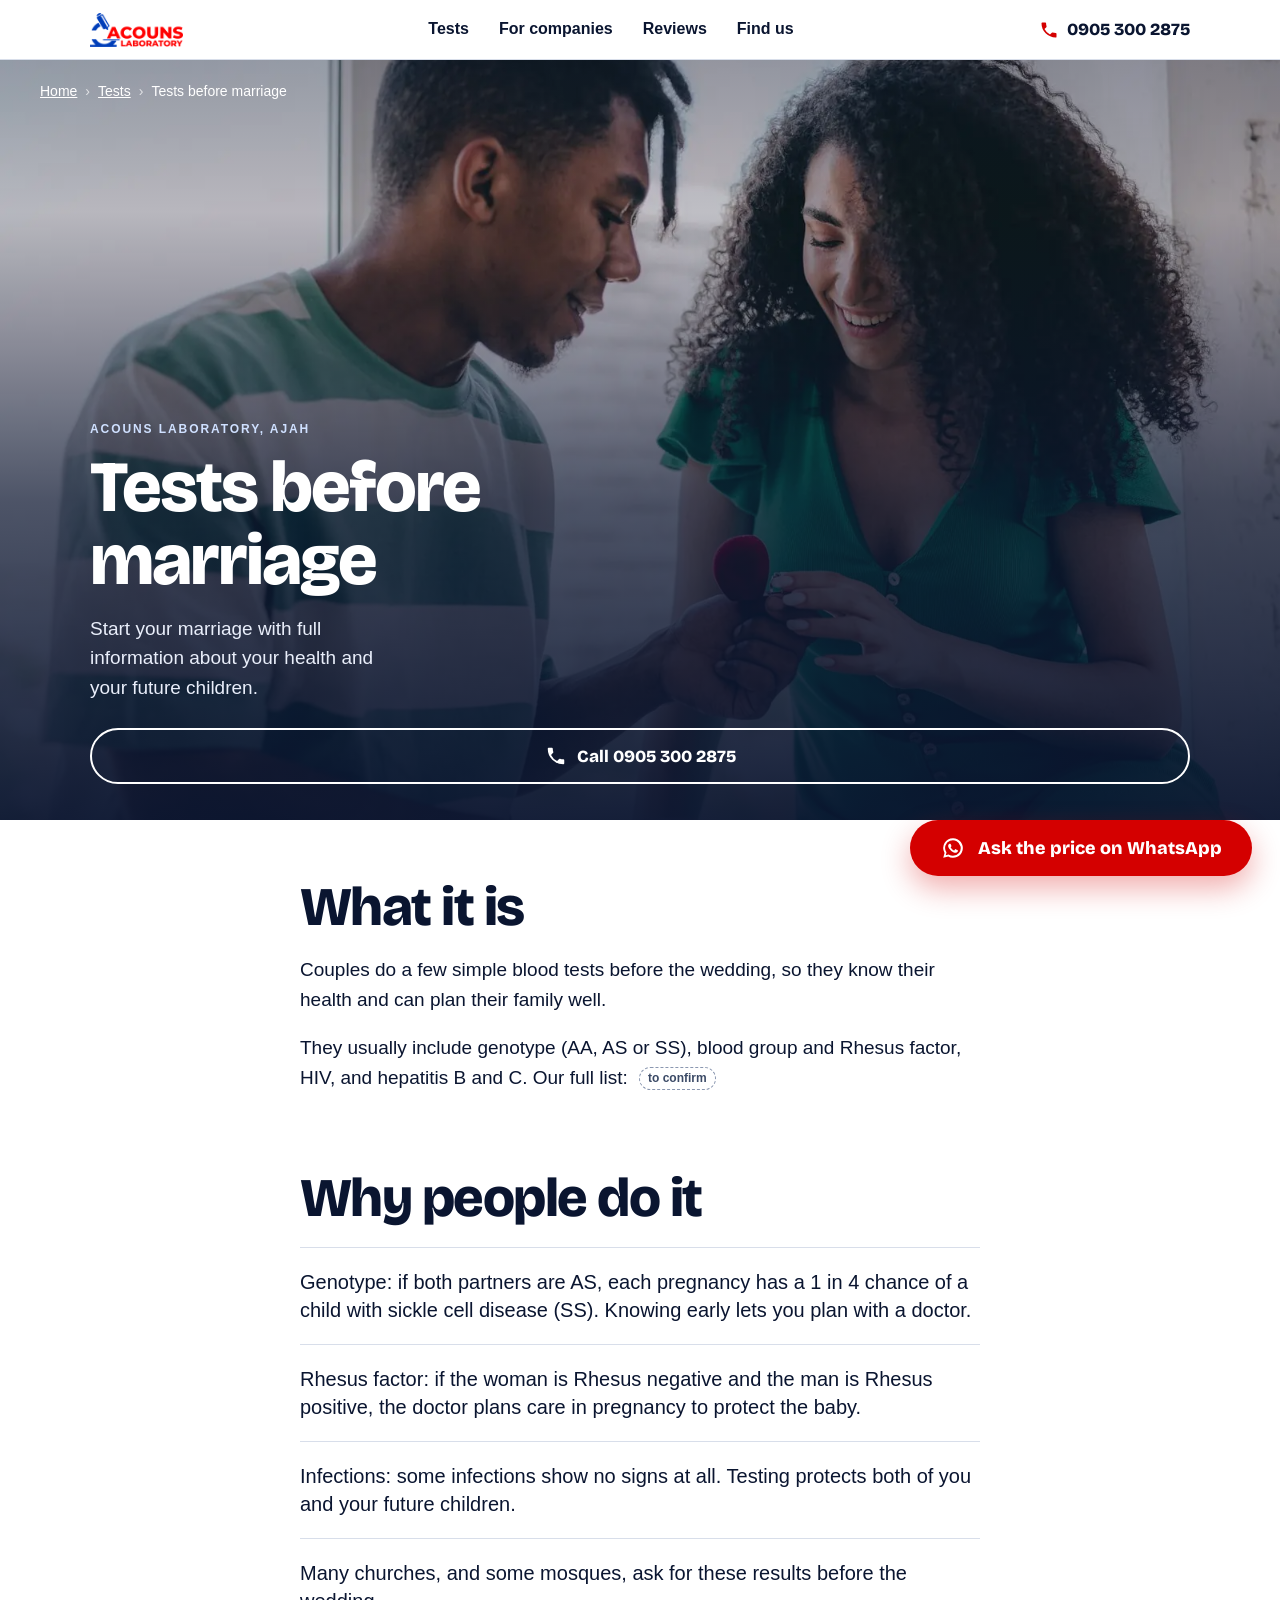
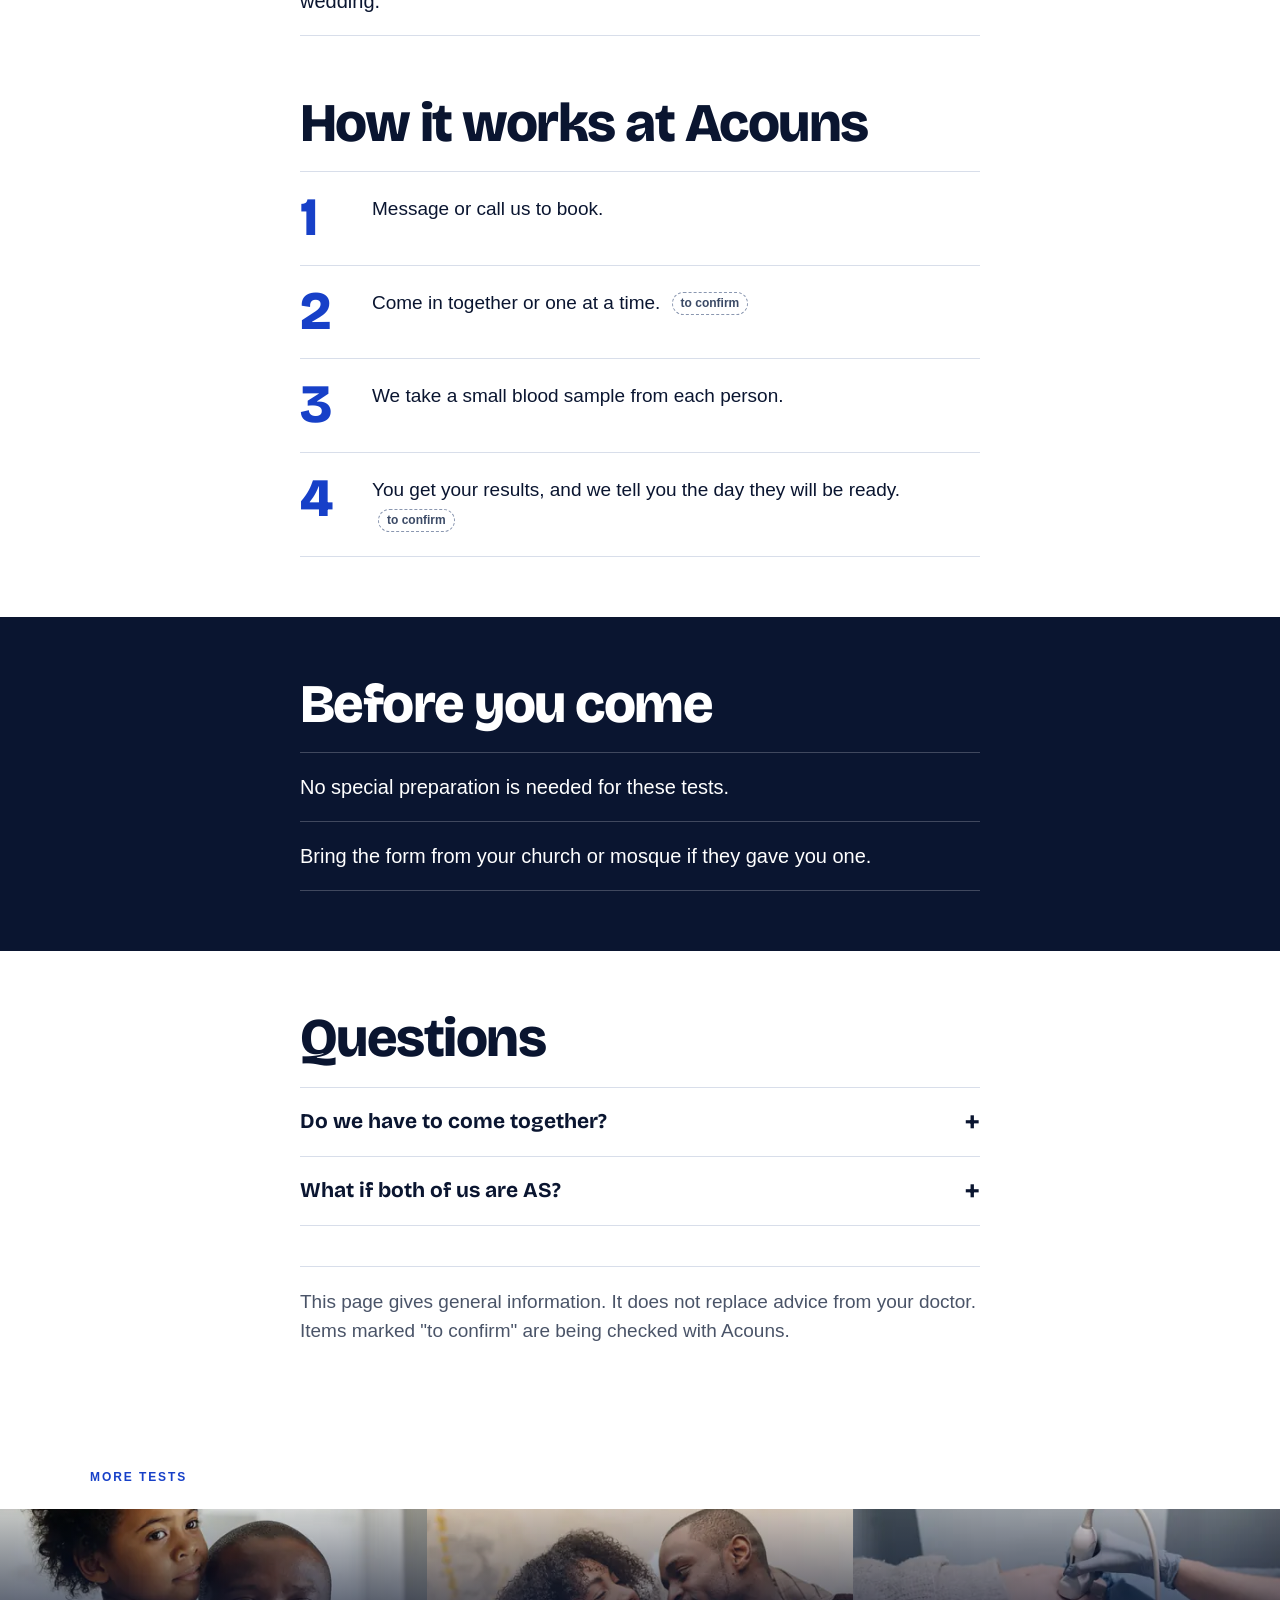
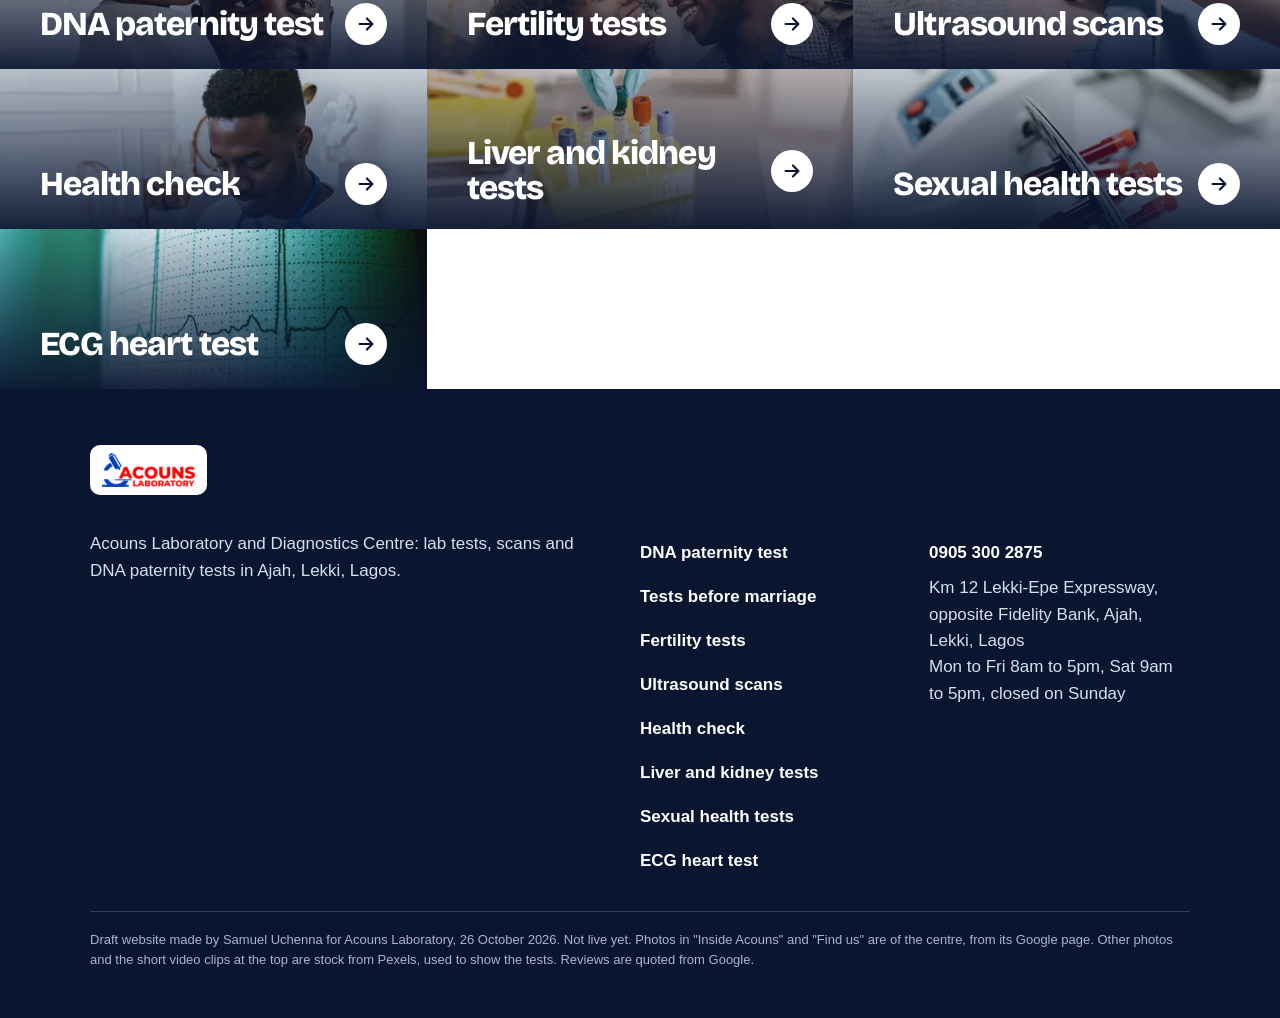
<file: tests-before-marriage.html>
<!doctype html>
<html lang="en-NG">
<head>
<meta charset="utf-8">
<meta name="viewport" content="width=device-width, initial-scale=1">
<meta name="robots" content="noindex, nofollow">
<title>Tests before marriage in Ajah, Lagos | Acouns Laboratory</title>
<meta name="description" content="Tests before marriage at Acouns Laboratory, Km 12 Lekki-Epe Expressway, Ajah. What it is, who it is for, how it works and what to bring.">
<link rel="icon" type="image/png" href="favicon.png">
<link rel="stylesheet" href="assets/site.css?v=8">
<script>document.documentElement.classList.add('js');try{sessionStorage.seen=1}catch(e){}</script>
<script src="assets/site.js?v=8" defer></script>
</head>
<body>
<header class="top"><div class="wrap">
 <a class="logo" href="index.html" aria-label="Acouns Laboratory home"><img src="assets/logo-acouns.png" width="104" height="38" alt="Acouns Laboratory"></a>
 <nav class="links" aria-label="Main"><a href="index.html#form">Tests</a><a href="index.html#staff">For companies</a><a href="index.html#reviews">Reviews</a><a href="index.html#find">Find us</a></nav>
 <a class="hcall" href="tel:+2349053002875"><svg viewBox="0 0 24 24" aria-hidden="true"><path d="M6.6 10.8a15.1 15.1 0 0 0 6.6 6.6l2.2-2.2a1 1 0 0 1 1-.25 11.4 11.4 0 0 0 3.6.57 1 1 0 0 1 1 1V20a1 1 0 0 1-1 1A17 17 0 0 1 3 4a1 1 0 0 1 1-1h3.5a1 1 0 0 1 1 1c0 1.25.2 2.45.57 3.57a1 1 0 0 1-.25 1z"/></svg><span>0905 300 2875</span></a>
</div></header>

<main class="tpage">
<section class="thero" style="padding:0">
 <img src="assets/img/t-tests-before-marriage-960.webp" srcset="assets/img/t-tests-before-marriage-480.webp 480w, assets/img/t-tests-before-marriage-960.webp 960w, assets/img/t-tests-before-marriage-1600.webp 1600w" sizes="100vw" width="1600" height="1000" alt="A young man offering an engagement ring to a smiling woman" fetchpriority="high">
 <div class="crumb"><a href="index.html">Home</a><span>&rsaquo;</span><a href="index.html#form">Tests</a><span>&rsaquo;</span>Tests before marriage</div>
 <div class="in">
  <span class="label" style="color:#cfe0ff;margin:0 0 14px">Acouns Laboratory, Ajah</span>
  <h1>Tests before marriage</h1>
  <p class="sub">Start your marriage with full information about your health and your future children.</p>
  <div class="btns" style="margin-top:0"><a class="btn ghost" href="tel:+2349053002875"><svg viewBox="0 0 24 24" aria-hidden="true"><path d="M6.6 10.8a15.1 15.1 0 0 0 6.6 6.6l2.2-2.2a1 1 0 0 1 1-.25 11.4 11.4 0 0 0 3.6.57 1 1 0 0 1 1 1V20a1 1 0 0 1-1 1A17 17 0 0 1 3 4a1 1 0 0 1 1-1h3.5a1 1 0 0 1 1 1c0 1.25.2 2.45.57 3.57a1 1 0 0 1-.25 1z"/></svg>Call 0905 300 2875</a></div>
 </div>
</section>
<section><div class="wrap prose">
 
 <h2>What it is</h2>
 <p>Couples do a few simple blood tests before the wedding, so they know their health and can plan their family well.</p><p>They usually include genotype (AA, AS or SS), blood group and Rhesus factor, HIV, and hepatitis B and C. Our full list: <span class="chip">to confirm</span></p>
</div></section>
<section style="padding-top:0"><div class="wrap prose">
 <h2>Why people do it</h2>
 <ul class="big"><li>Genotype: if both partners are AS, each pregnancy has a 1 in 4 chance of a child with sickle cell disease (SS). Knowing early lets you plan with a doctor.</li><li>Rhesus factor: if the woman is Rhesus negative and the man is Rhesus positive, the doctor plans care in pregnancy to protect the baby.</li><li>Infections: some infections show no signs at all. Testing protects both of you and your future children.</li><li>Many churches, and some mosques, ask for these results before the wedding.</li></ul>
</div></section>
<section style="padding-top:0"><div class="wrap prose">
 <h2>How it works at Acouns</h2>
 <ol class="steps"><li><p>Message or call us to book.</p></li><li><p>Come in together or one at a time. <span class="chip">to confirm</span></p></li><li><p>We take a small blood sample from each person.</p></li><li><p>You get your results, and we tell you the day they will be ready. <span class="chip">to confirm</span></p></li></ol>
 
</div></section>
<section class="dark"><div class="wrap prose">
 <h2>Before you come</h2>
 <ul class="big"><li>No special preparation is needed for these tests.</li><li>Bring the form from your church or mosque if they gave you one.</li></ul>
</div></section>
<section class="faq"><div class="wrap prose">
 <h2>Questions</h2>
 <details><summary>Do we have to come together?</summary><p>You can come together or one at a time. <span class="chip">to confirm</span></p></details><details><summary>What if both of us are AS?</summary><p>Talk to a doctor. The test simply helps you decide with full information, before the wedding.</p></details>
 <p class="note">This page gives general information. It does not replace advice from your doctor. Items marked "to confirm" are being checked with Acouns.</p>
</div></section>
<section style="padding:0"><div class="wrap" style="padding-block:44px 24px"><span class="label" style="color:var(--blue);margin:0">More tests</span></div>
 <ul class="posters others"><li class="poster"><img src="assets/img/t-dna-paternity-test-960.webp" srcset="assets/img/t-dna-paternity-test-480.webp 480w, assets/img/t-dna-paternity-test-960.webp 960w, assets/img/t-dna-paternity-test-1600.webp 1600w" sizes="(min-width: 900px) 33vw, 100vw" width="1600" height="1000" alt="" loading="lazy" decoding="async"><div class="pt"><h3>DNA paternity test</h3><i class="arr"><svg viewBox="0 0 24 24" aria-hidden="true"><path d="M5 12h13M13 6l6 6-6 6" fill="none" stroke="currentColor" stroke-width="2.4" stroke-linecap="round" stroke-linejoin="round"/></svg></i></div><a class="cover" href="dna-paternity-test.html" aria-label="DNA paternity test"></a></li><li class="poster"><img src="assets/img/t-fertility-tests-960.webp" srcset="assets/img/t-fertility-tests-480.webp 480w, assets/img/t-fertility-tests-960.webp 960w, assets/img/t-fertility-tests-1600.webp 1600w" sizes="(min-width: 900px) 33vw, 100vw" width="1600" height="1000" alt="" loading="lazy" decoding="async"><div class="pt"><h3>Fertility tests</h3><i class="arr"><svg viewBox="0 0 24 24" aria-hidden="true"><path d="M5 12h13M13 6l6 6-6 6" fill="none" stroke="currentColor" stroke-width="2.4" stroke-linecap="round" stroke-linejoin="round"/></svg></i></div><a class="cover" href="fertility-tests.html" aria-label="Fertility tests"></a></li><li class="poster"><img src="assets/img/t-ultrasound-scans-960.webp" srcset="assets/img/t-ultrasound-scans-480.webp 480w, assets/img/t-ultrasound-scans-960.webp 960w, assets/img/t-ultrasound-scans-1600.webp 1600w" sizes="(min-width: 900px) 33vw, 100vw" width="1600" height="1000" alt="" loading="lazy" decoding="async"><div class="pt"><h3>Ultrasound scans</h3><i class="arr"><svg viewBox="0 0 24 24" aria-hidden="true"><path d="M5 12h13M13 6l6 6-6 6" fill="none" stroke="currentColor" stroke-width="2.4" stroke-linecap="round" stroke-linejoin="round"/></svg></i></div><a class="cover" href="ultrasound-scans.html" aria-label="Ultrasound scans"></a></li><li class="poster"><img src="assets/img/t-health-check-960.webp" srcset="assets/img/t-health-check-480.webp 480w, assets/img/t-health-check-960.webp 960w, assets/img/t-health-check-1600.webp 1600w" sizes="(min-width: 900px) 33vw, 100vw" width="1600" height="1000" alt="" loading="lazy" decoding="async"><div class="pt"><h3>Health check</h3><i class="arr"><svg viewBox="0 0 24 24" aria-hidden="true"><path d="M5 12h13M13 6l6 6-6 6" fill="none" stroke="currentColor" stroke-width="2.4" stroke-linecap="round" stroke-linejoin="round"/></svg></i></div><a class="cover" href="health-check.html" aria-label="Health check"></a></li><li class="poster"><img src="assets/img/t-liver-and-kidney-tests-960.webp" srcset="assets/img/t-liver-and-kidney-tests-480.webp 480w, assets/img/t-liver-and-kidney-tests-960.webp 960w, assets/img/t-liver-and-kidney-tests-1600.webp 1600w" sizes="(min-width: 900px) 33vw, 100vw" width="1600" height="1000" alt="" loading="lazy" decoding="async"><div class="pt"><h3>Liver and kidney tests</h3><i class="arr"><svg viewBox="0 0 24 24" aria-hidden="true"><path d="M5 12h13M13 6l6 6-6 6" fill="none" stroke="currentColor" stroke-width="2.4" stroke-linecap="round" stroke-linejoin="round"/></svg></i></div><a class="cover" href="liver-and-kidney-tests.html" aria-label="Liver and kidney tests"></a></li><li class="poster"><img src="assets/img/t-sexual-health-tests-960.webp" srcset="assets/img/t-sexual-health-tests-480.webp 480w, assets/img/t-sexual-health-tests-960.webp 960w, assets/img/t-sexual-health-tests-1600.webp 1600w" sizes="(min-width: 900px) 33vw, 100vw" width="1600" height="1000" alt="" loading="lazy" decoding="async"><div class="pt"><h3>Sexual health tests</h3><i class="arr"><svg viewBox="0 0 24 24" aria-hidden="true"><path d="M5 12h13M13 6l6 6-6 6" fill="none" stroke="currentColor" stroke-width="2.4" stroke-linecap="round" stroke-linejoin="round"/></svg></i></div><a class="cover" href="sexual-health-tests.html" aria-label="Sexual health tests"></a></li><li class="poster"><img src="assets/img/t-ecg-heart-test-960.webp" srcset="assets/img/t-ecg-heart-test-480.webp 480w, assets/img/t-ecg-heart-test-960.webp 960w, assets/img/t-ecg-heart-test-1600.webp 1600w" sizes="(min-width: 900px) 33vw, 100vw" width="1600" height="1000" alt="" loading="lazy" decoding="async"><div class="pt"><h3>ECG heart test</h3><i class="arr"><svg viewBox="0 0 24 24" aria-hidden="true"><path d="M5 12h13M13 6l6 6-6 6" fill="none" stroke="currentColor" stroke-width="2.4" stroke-linecap="round" stroke-linejoin="round"/></svg></i></div><a class="cover" href="ecg-heart-test.html" aria-label="ECG heart test"></a></li></ul>
</section>
</main>
<footer><div class="wrap">
 <span class="plate"><img src="assets/logo-acouns.png" width="93" height="34" alt="Acouns Laboratory" loading="lazy"></span>
 <div class="cols">
  <p>Acouns Laboratory and Diagnostics Centre: lab tests, scans and DNA paternity tests in Ajah, Lekki, Lagos.</p>
  <ul><li><a href="dna-paternity-test.html">DNA paternity test</a></li><li><a href="tests-before-marriage.html">Tests before marriage</a></li><li><a href="fertility-tests.html">Fertility tests</a></li><li><a href="ultrasound-scans.html">Ultrasound scans</a></li><li><a href="health-check.html">Health check</a></li><li><a href="liver-and-kidney-tests.html">Liver and kidney tests</a></li><li><a href="sexual-health-tests.html">Sexual health tests</a></li><li><a href="ecg-heart-test.html">ECG heart test</a></li></ul>
  <p><a href="tel:+2349053002875">0905 300 2875</a><br>Km 12 Lekki-Epe Expressway, opposite Fidelity Bank, Ajah, Lekki, Lagos<br>Mon to Fri 8am to 5pm, Sat 9am to 5pm, closed on Sunday</p>
 </div>
 <p class="legal">Draft website made by Samuel Uchenna for Acouns Laboratory, 26 October 2026. Not live yet. Photos in "Inside Acouns" and "Find us" are of the centre, from its Google page. Other photos and the short video clips at the top are stock from Pexels, used to show the tests. Reviews are quoted from Google.</p>
</div></footer>
<div class="bar" id="bar"><a id="barlink" href="https://wa.me/2349053002875?text=Hello%20Acouns%2C%20please%20what%20is%20the%20price%20of%20the%20tests%20before%20marriage%3F" data-wa="2349053002875" target="_blank" rel="noopener"><svg viewBox="0 0 24 24" aria-hidden="true"><path d="M12 3a9 9 0 0 0-7.8 13.5L3 21l4.6-1.2A9 9 0 1 0 12 3zm0 16.2a7.2 7.2 0 0 1-3.7-1l-.3-.2-2.7.7.7-2.6-.2-.3A7.2 7.2 0 1 1 12 19.2zm4-5.4c-.2-.1-1.3-.6-1.5-.7s-.4-.1-.5.1-.6.7-.7.9-.3.2-.5.1a5.9 5.9 0 0 1-2.9-2.6c-.2-.4.2-.4.6-1.2a.4.4 0 0 0 0-.4l-.7-1.6c-.2-.4-.4-.4-.5-.4h-.4a.8.8 0 0 0-.6.3 2.5 2.5 0 0 0-.8 1.9 4.4 4.4 0 0 0 .9 2.3 10 10 0 0 0 3.8 3.4c1.4.6 2 .6 2.7.5a2.3 2.3 0 0 0 1.5-1.1 1.9 1.9 0 0 0 .1-1.1c0-.1-.2-.2-.5-.3z"/></svg><span id="barlabel">Ask the price on WhatsApp</span></a></div>
</body>
</html>
</file>
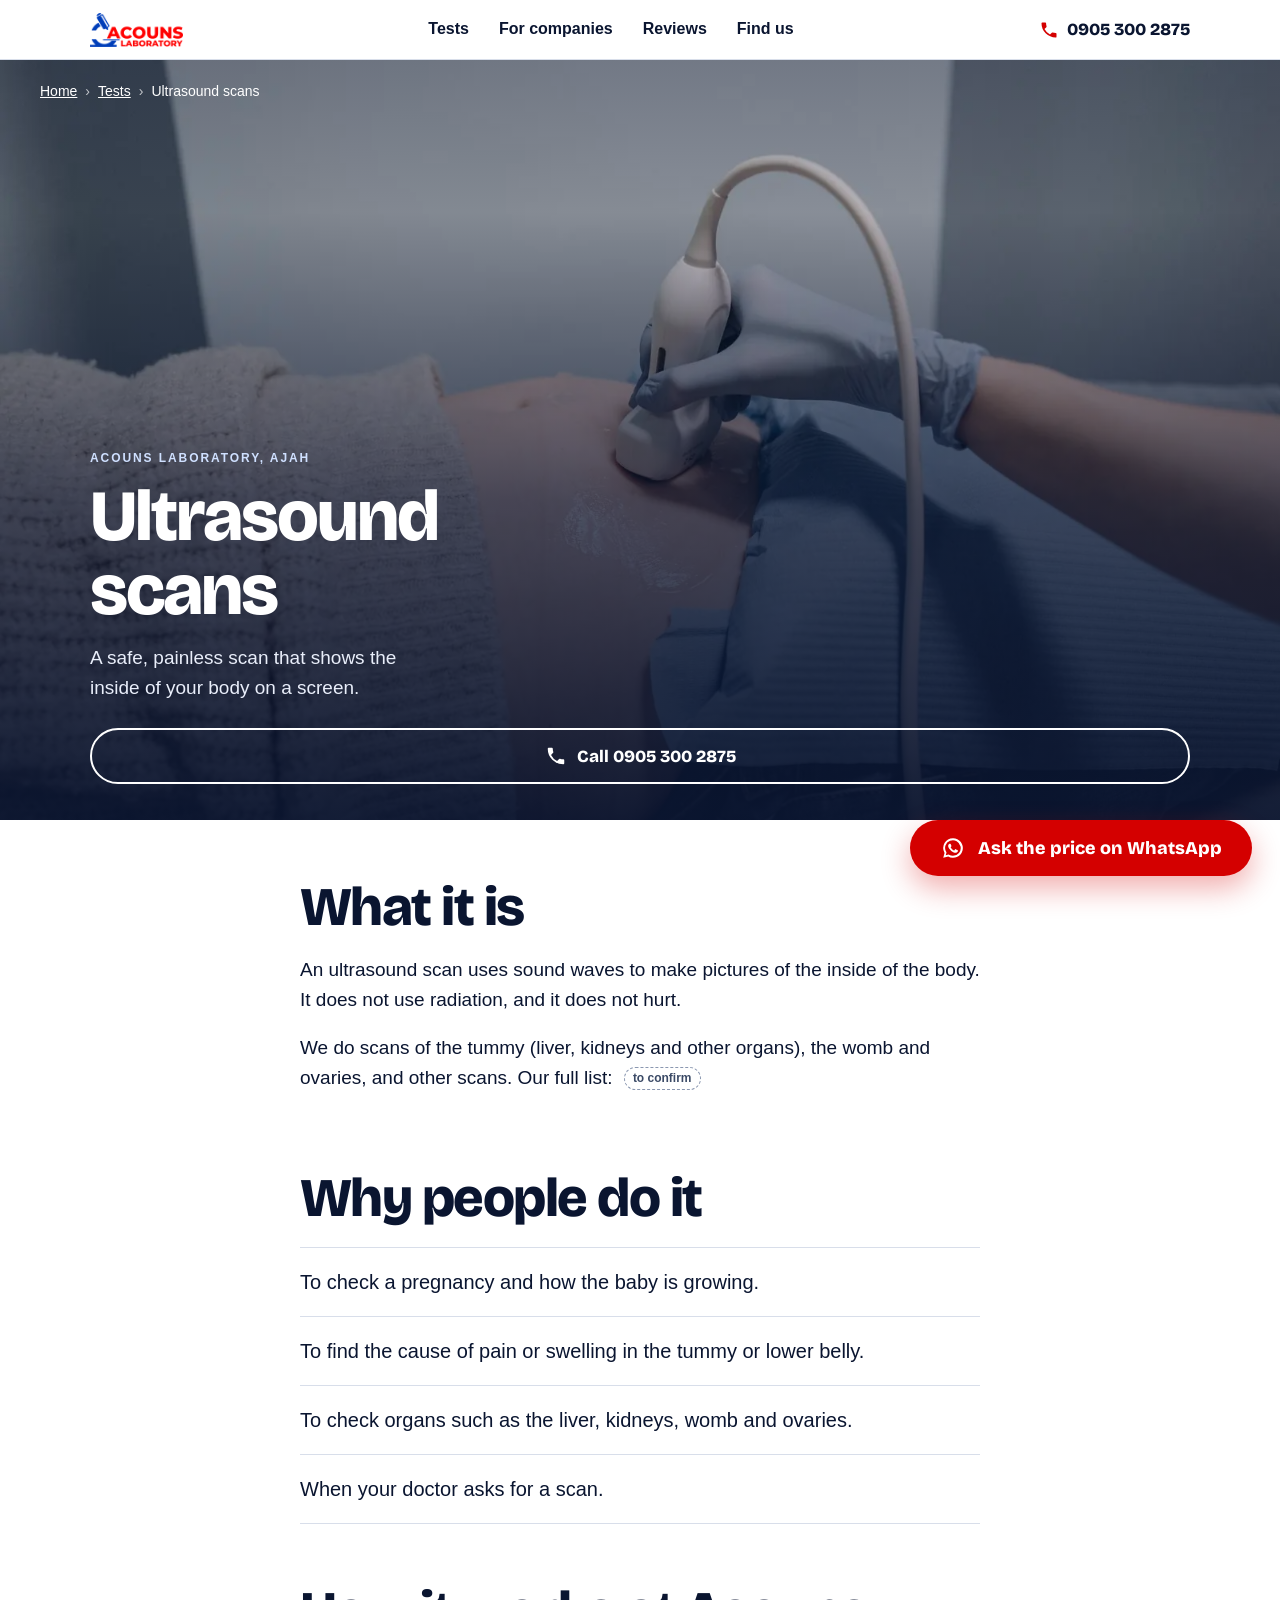
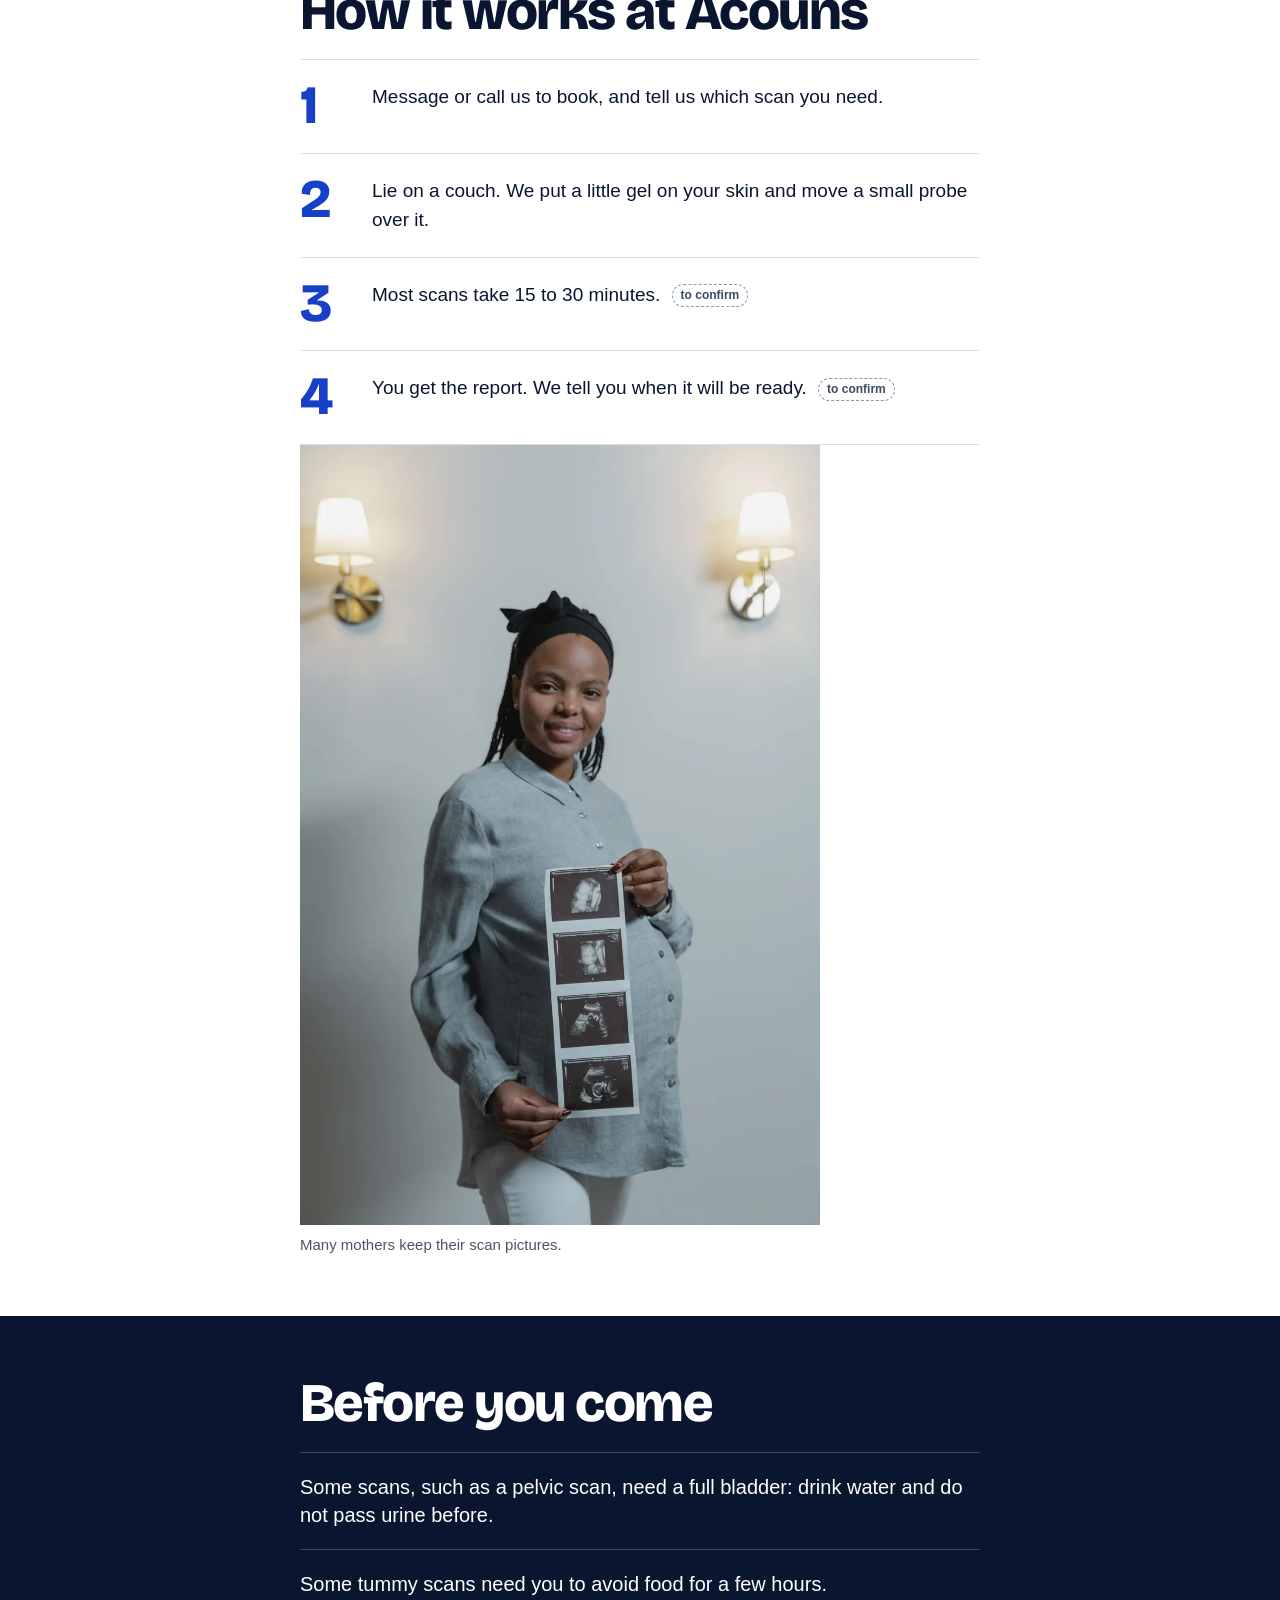
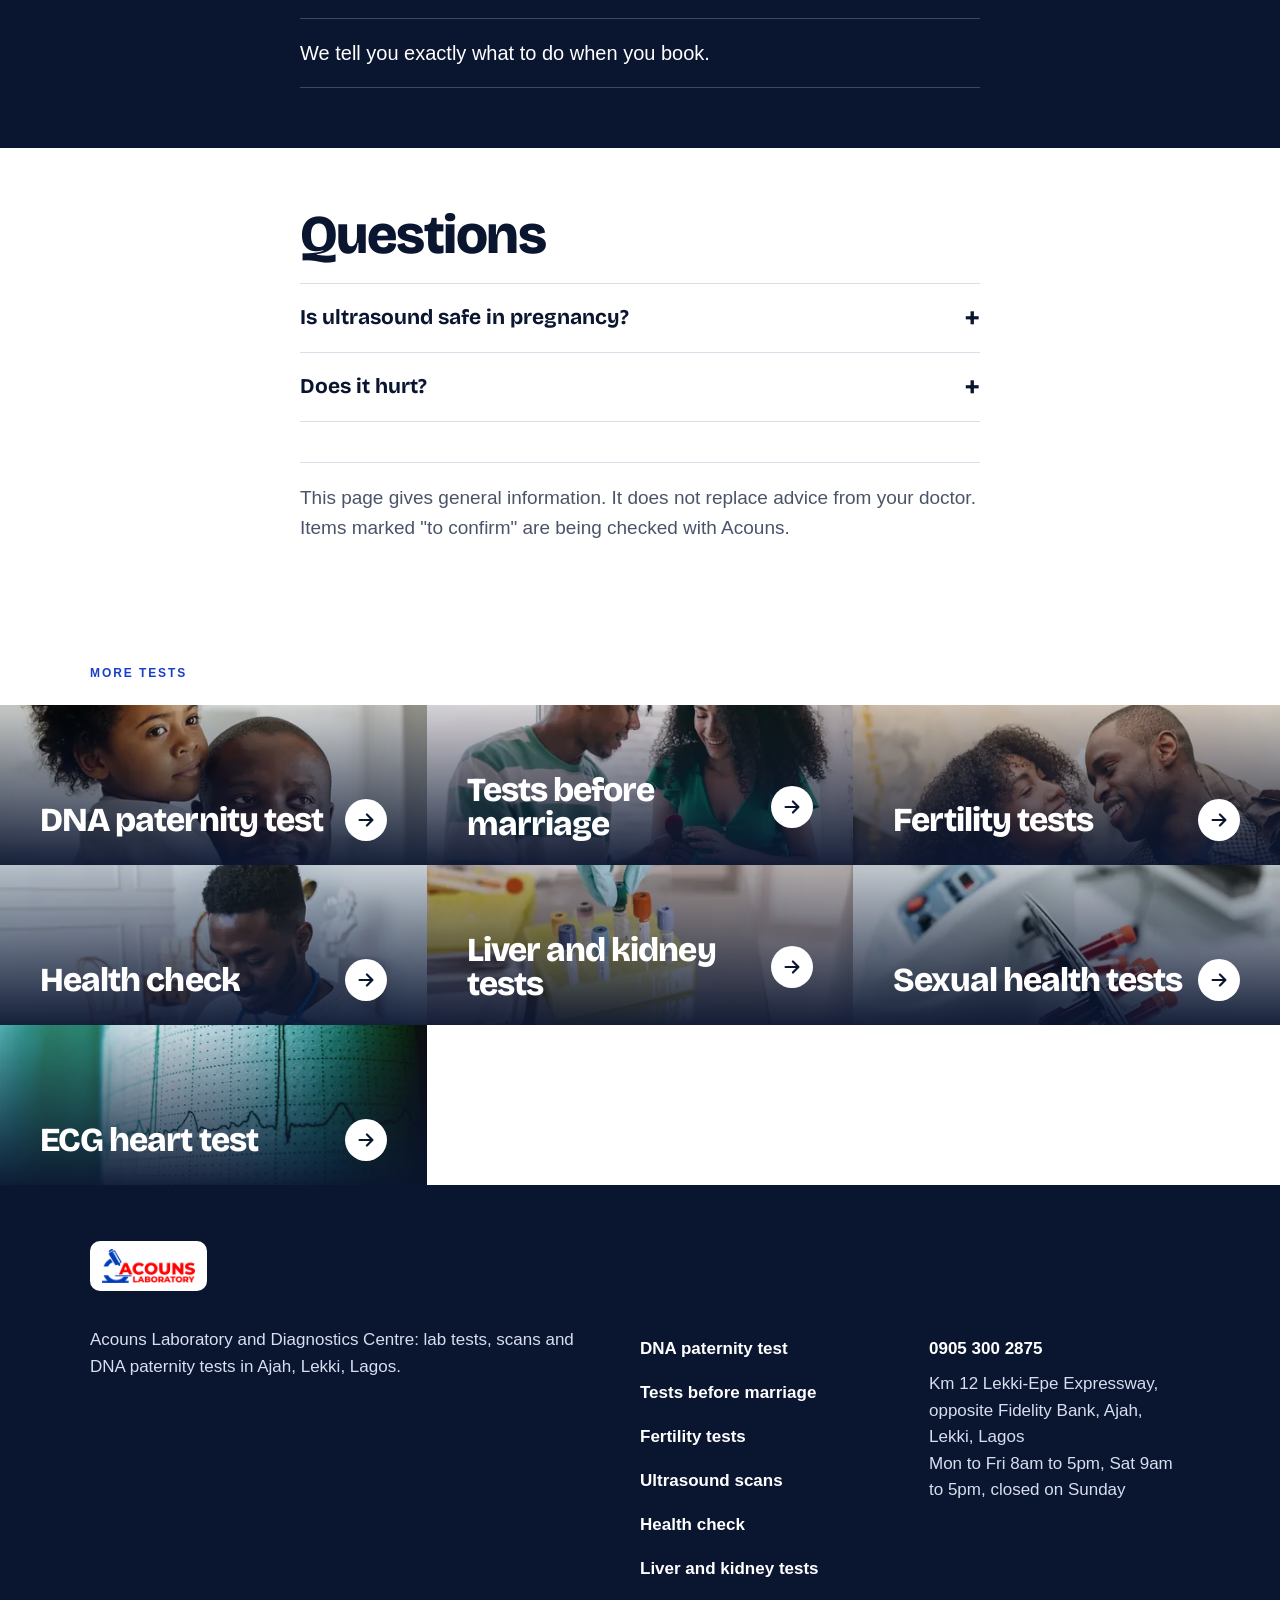
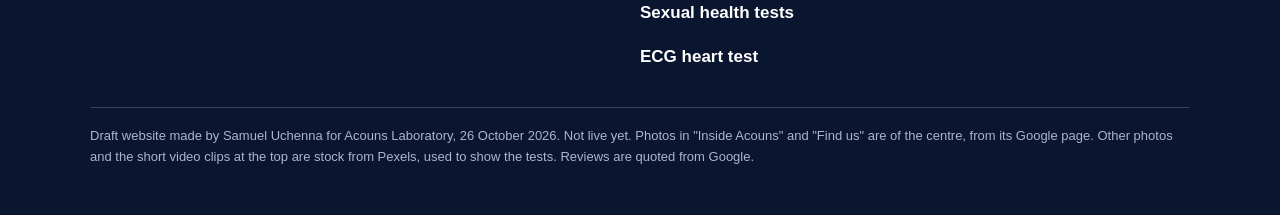
<file: ultrasound-scans.html>
<!doctype html>
<html lang="en-NG">
<head>
<meta charset="utf-8">
<meta name="viewport" content="width=device-width, initial-scale=1">
<meta name="robots" content="noindex, nofollow">
<title>Ultrasound scans in Ajah, Lagos | Acouns Laboratory</title>
<meta name="description" content="Ultrasound scans at Acouns Laboratory, Km 12 Lekki-Epe Expressway, Ajah. What it is, who it is for, how it works and what to bring.">
<link rel="icon" type="image/png" href="favicon.png">
<link rel="stylesheet" href="assets/site.css?v=8">
<script>document.documentElement.classList.add('js');try{sessionStorage.seen=1}catch(e){}</script>
<script src="assets/site.js?v=8" defer></script>
</head>
<body>
<header class="top"><div class="wrap">
 <a class="logo" href="index.html" aria-label="Acouns Laboratory home"><img src="assets/logo-acouns.png" width="104" height="38" alt="Acouns Laboratory"></a>
 <nav class="links" aria-label="Main"><a href="index.html#form">Tests</a><a href="index.html#staff">For companies</a><a href="index.html#reviews">Reviews</a><a href="index.html#find">Find us</a></nav>
 <a class="hcall" href="tel:+2349053002875"><svg viewBox="0 0 24 24" aria-hidden="true"><path d="M6.6 10.8a15.1 15.1 0 0 0 6.6 6.6l2.2-2.2a1 1 0 0 1 1-.25 11.4 11.4 0 0 0 3.6.57 1 1 0 0 1 1 1V20a1 1 0 0 1-1 1A17 17 0 0 1 3 4a1 1 0 0 1 1-1h3.5a1 1 0 0 1 1 1c0 1.25.2 2.45.57 3.57a1 1 0 0 1-.25 1z"/></svg><span>0905 300 2875</span></a>
</div></header>

<main class="tpage">
<section class="thero" style="padding:0">
 <img src="assets/img/t-ultrasound-scans-960.webp" srcset="assets/img/t-ultrasound-scans-480.webp 480w, assets/img/t-ultrasound-scans-960.webp 960w, assets/img/t-ultrasound-scans-1600.webp 1600w" sizes="100vw" width="1600" height="1000" alt="A health worker moving an ultrasound probe over a patient&#x27;s tummy" fetchpriority="high">
 <div class="crumb"><a href="index.html">Home</a><span>&rsaquo;</span><a href="index.html#form">Tests</a><span>&rsaquo;</span>Ultrasound scans</div>
 <div class="in">
  <span class="label" style="color:#cfe0ff;margin:0 0 14px">Acouns Laboratory, Ajah</span>
  <h1>Ultrasound scans</h1>
  <p class="sub">A safe, painless scan that shows the inside of your body on a screen.</p>
  <div class="btns" style="margin-top:0"><a class="btn ghost" href="tel:+2349053002875"><svg viewBox="0 0 24 24" aria-hidden="true"><path d="M6.6 10.8a15.1 15.1 0 0 0 6.6 6.6l2.2-2.2a1 1 0 0 1 1-.25 11.4 11.4 0 0 0 3.6.57 1 1 0 0 1 1 1V20a1 1 0 0 1-1 1A17 17 0 0 1 3 4a1 1 0 0 1 1-1h3.5a1 1 0 0 1 1 1c0 1.25.2 2.45.57 3.57a1 1 0 0 1-.25 1z"/></svg>Call 0905 300 2875</a></div>
 </div>
</section>
<section><div class="wrap prose">
 
 <h2>What it is</h2>
 <p>An ultrasound scan uses sound waves to make pictures of the inside of the body. It does not use radiation, and it does not hurt.</p><p>We do scans of the tummy (liver, kidneys and other organs), the womb and ovaries, and other scans. Our full list: <span class="chip">to confirm</span></p>
</div></section>
<section style="padding-top:0"><div class="wrap prose">
 <h2>Why people do it</h2>
 <ul class="big"><li>To check a pregnancy and how the baby is growing.</li><li>To find the cause of pain or swelling in the tummy or lower belly.</li><li>To check organs such as the liver, kidneys, womb and ovaries.</li><li>When your doctor asks for a scan.</li></ul>
</div></section>
<section style="padding-top:0"><div class="wrap prose">
 <h2>How it works at Acouns</h2>
 <ol class="steps"><li><p>Message or call us to book, and tell us which scan you need.</p></li><li><p>Lie on a couch. We put a little gel on your skin and move a small probe over it.</p></li><li><p>Most scans take 15 to 30 minutes. <span class="chip">to confirm</span></p></li><li><p>You get the report. We tell you when it will be ready. <span class="chip">to confirm</span></p></li></ol>
 <figure class="xfig"><img src="assets/img/x-ultrasound-scans-960.webp" srcset="assets/img/x-ultrasound-scans-480.webp 480w, assets/img/x-ultrasound-scans-960.webp 960w" sizes="(min-width: 640px) 520px, 100vw" width="1600" height="2400" alt="A smiling mother-to-be holding her printed scan pictures" loading="lazy" decoding="async"><figcaption>Many mothers keep their scan pictures.</figcaption></figure>
</div></section>
<section class="dark"><div class="wrap prose">
 <h2>Before you come</h2>
 <ul class="big"><li>Some scans, such as a pelvic scan, need a full bladder: drink water and do not pass urine before.</li><li>Some tummy scans need you to avoid food for a few hours.</li><li>We tell you exactly what to do when you book.</li></ul>
</div></section>
<section class="faq"><div class="wrap prose">
 <h2>Questions</h2>
 <details><summary>Is ultrasound safe in pregnancy?</summary><p>Yes. It uses sound waves, not radiation, and it is used all through pregnancy.</p></details><details><summary>Does it hurt?</summary><p>No. You may feel a little pressure from the probe, and the gel feels cool.</p></details>
 <p class="note">This page gives general information. It does not replace advice from your doctor. Items marked "to confirm" are being checked with Acouns.</p>
</div></section>
<section style="padding:0"><div class="wrap" style="padding-block:44px 24px"><span class="label" style="color:var(--blue);margin:0">More tests</span></div>
 <ul class="posters others"><li class="poster"><img src="assets/img/t-dna-paternity-test-960.webp" srcset="assets/img/t-dna-paternity-test-480.webp 480w, assets/img/t-dna-paternity-test-960.webp 960w, assets/img/t-dna-paternity-test-1600.webp 1600w" sizes="(min-width: 900px) 33vw, 100vw" width="1600" height="1000" alt="" loading="lazy" decoding="async"><div class="pt"><h3>DNA paternity test</h3><i class="arr"><svg viewBox="0 0 24 24" aria-hidden="true"><path d="M5 12h13M13 6l6 6-6 6" fill="none" stroke="currentColor" stroke-width="2.4" stroke-linecap="round" stroke-linejoin="round"/></svg></i></div><a class="cover" href="dna-paternity-test.html" aria-label="DNA paternity test"></a></li><li class="poster"><img src="assets/img/t-tests-before-marriage-960.webp" srcset="assets/img/t-tests-before-marriage-480.webp 480w, assets/img/t-tests-before-marriage-960.webp 960w, assets/img/t-tests-before-marriage-1600.webp 1600w" sizes="(min-width: 900px) 33vw, 100vw" width="1600" height="1000" alt="" loading="lazy" decoding="async"><div class="pt"><h3>Tests before marriage</h3><i class="arr"><svg viewBox="0 0 24 24" aria-hidden="true"><path d="M5 12h13M13 6l6 6-6 6" fill="none" stroke="currentColor" stroke-width="2.4" stroke-linecap="round" stroke-linejoin="round"/></svg></i></div><a class="cover" href="tests-before-marriage.html" aria-label="Tests before marriage"></a></li><li class="poster"><img src="assets/img/t-fertility-tests-960.webp" srcset="assets/img/t-fertility-tests-480.webp 480w, assets/img/t-fertility-tests-960.webp 960w, assets/img/t-fertility-tests-1600.webp 1600w" sizes="(min-width: 900px) 33vw, 100vw" width="1600" height="1000" alt="" loading="lazy" decoding="async"><div class="pt"><h3>Fertility tests</h3><i class="arr"><svg viewBox="0 0 24 24" aria-hidden="true"><path d="M5 12h13M13 6l6 6-6 6" fill="none" stroke="currentColor" stroke-width="2.4" stroke-linecap="round" stroke-linejoin="round"/></svg></i></div><a class="cover" href="fertility-tests.html" aria-label="Fertility tests"></a></li><li class="poster"><img src="assets/img/t-health-check-960.webp" srcset="assets/img/t-health-check-480.webp 480w, assets/img/t-health-check-960.webp 960w, assets/img/t-health-check-1600.webp 1600w" sizes="(min-width: 900px) 33vw, 100vw" width="1600" height="1000" alt="" loading="lazy" decoding="async"><div class="pt"><h3>Health check</h3><i class="arr"><svg viewBox="0 0 24 24" aria-hidden="true"><path d="M5 12h13M13 6l6 6-6 6" fill="none" stroke="currentColor" stroke-width="2.4" stroke-linecap="round" stroke-linejoin="round"/></svg></i></div><a class="cover" href="health-check.html" aria-label="Health check"></a></li><li class="poster"><img src="assets/img/t-liver-and-kidney-tests-960.webp" srcset="assets/img/t-liver-and-kidney-tests-480.webp 480w, assets/img/t-liver-and-kidney-tests-960.webp 960w, assets/img/t-liver-and-kidney-tests-1600.webp 1600w" sizes="(min-width: 900px) 33vw, 100vw" width="1600" height="1000" alt="" loading="lazy" decoding="async"><div class="pt"><h3>Liver and kidney tests</h3><i class="arr"><svg viewBox="0 0 24 24" aria-hidden="true"><path d="M5 12h13M13 6l6 6-6 6" fill="none" stroke="currentColor" stroke-width="2.4" stroke-linecap="round" stroke-linejoin="round"/></svg></i></div><a class="cover" href="liver-and-kidney-tests.html" aria-label="Liver and kidney tests"></a></li><li class="poster"><img src="assets/img/t-sexual-health-tests-960.webp" srcset="assets/img/t-sexual-health-tests-480.webp 480w, assets/img/t-sexual-health-tests-960.webp 960w, assets/img/t-sexual-health-tests-1600.webp 1600w" sizes="(min-width: 900px) 33vw, 100vw" width="1600" height="1000" alt="" loading="lazy" decoding="async"><div class="pt"><h3>Sexual health tests</h3><i class="arr"><svg viewBox="0 0 24 24" aria-hidden="true"><path d="M5 12h13M13 6l6 6-6 6" fill="none" stroke="currentColor" stroke-width="2.4" stroke-linecap="round" stroke-linejoin="round"/></svg></i></div><a class="cover" href="sexual-health-tests.html" aria-label="Sexual health tests"></a></li><li class="poster"><img src="assets/img/t-ecg-heart-test-960.webp" srcset="assets/img/t-ecg-heart-test-480.webp 480w, assets/img/t-ecg-heart-test-960.webp 960w, assets/img/t-ecg-heart-test-1600.webp 1600w" sizes="(min-width: 900px) 33vw, 100vw" width="1600" height="1000" alt="" loading="lazy" decoding="async"><div class="pt"><h3>ECG heart test</h3><i class="arr"><svg viewBox="0 0 24 24" aria-hidden="true"><path d="M5 12h13M13 6l6 6-6 6" fill="none" stroke="currentColor" stroke-width="2.4" stroke-linecap="round" stroke-linejoin="round"/></svg></i></div><a class="cover" href="ecg-heart-test.html" aria-label="ECG heart test"></a></li></ul>
</section>
</main>
<footer><div class="wrap">
 <span class="plate"><img src="assets/logo-acouns.png" width="93" height="34" alt="Acouns Laboratory" loading="lazy"></span>
 <div class="cols">
  <p>Acouns Laboratory and Diagnostics Centre: lab tests, scans and DNA paternity tests in Ajah, Lekki, Lagos.</p>
  <ul><li><a href="dna-paternity-test.html">DNA paternity test</a></li><li><a href="tests-before-marriage.html">Tests before marriage</a></li><li><a href="fertility-tests.html">Fertility tests</a></li><li><a href="ultrasound-scans.html">Ultrasound scans</a></li><li><a href="health-check.html">Health check</a></li><li><a href="liver-and-kidney-tests.html">Liver and kidney tests</a></li><li><a href="sexual-health-tests.html">Sexual health tests</a></li><li><a href="ecg-heart-test.html">ECG heart test</a></li></ul>
  <p><a href="tel:+2349053002875">0905 300 2875</a><br>Km 12 Lekki-Epe Expressway, opposite Fidelity Bank, Ajah, Lekki, Lagos<br>Mon to Fri 8am to 5pm, Sat 9am to 5pm, closed on Sunday</p>
 </div>
 <p class="legal">Draft website made by Samuel Uchenna for Acouns Laboratory, 26 October 2026. Not live yet. Photos in "Inside Acouns" and "Find us" are of the centre, from its Google page. Other photos and the short video clips at the top are stock from Pexels, used to show the tests. Reviews are quoted from Google.</p>
</div></footer>
<div class="bar" id="bar"><a id="barlink" href="https://wa.me/2349053002875?text=Hello%20Acouns%2C%20please%20what%20is%20the%20price%20of%20an%20ultrasound%20scan%3F" data-wa="2349053002875" target="_blank" rel="noopener"><svg viewBox="0 0 24 24" aria-hidden="true"><path d="M12 3a9 9 0 0 0-7.8 13.5L3 21l4.6-1.2A9 9 0 1 0 12 3zm0 16.2a7.2 7.2 0 0 1-3.7-1l-.3-.2-2.7.7.7-2.6-.2-.3A7.2 7.2 0 1 1 12 19.2zm4-5.4c-.2-.1-1.3-.6-1.5-.7s-.4-.1-.5.1-.6.7-.7.9-.3.2-.5.1a5.9 5.9 0 0 1-2.9-2.6c-.2-.4.2-.4.6-1.2a.4.4 0 0 0 0-.4l-.7-1.6c-.2-.4-.4-.4-.5-.4h-.4a.8.8 0 0 0-.6.3 2.5 2.5 0 0 0-.8 1.9 4.4 4.4 0 0 0 .9 2.3 10 10 0 0 0 3.8 3.4c1.4.6 2 .6 2.7.5a2.3 2.3 0 0 0 1.5-1.1 1.9 1.9 0 0 0 .1-1.1c0-.1-.2-.2-.5-.3z"/></svg><span id="barlabel">Ask the price on WhatsApp</span></a></div>
</body>
</html>
</file>
<file: assets/site.css>
/* Acouns design system v3 (Samuel, 28 Oct 2026): full-bleed photography, one big type scale, hairlines instead of cards, one sticky WhatsApp button. Mobile first. */
@font-face{font-family:'Bricolage Grotesque';font-style:normal;font-weight:600 800;font-display:swap;src:url(fonts/bricolage.woff2) format('woff2');unicode-range:U+0000-00FF,U+0131,U+0152-0153,U+02BB-02BC,U+02C6,U+02DA,U+02DC,U+2000-206F,U+20AC,U+2122,U+2191,U+2193,U+2212,U+2215,U+FEFF,U+FFFD}
:root{--ink:#0a1530;--ink2:#16254f;--paper:#f2f5f9;--line:#d8deea;--mut:#4a5468;--red:#d40000;--red-d:#b00000;--blue:#1740c8;--g:20px;--bar:76px;--disp:'Bricolage Grotesque',"Segoe UI",Roboto,"Helvetica Neue",Arial,sans-serif}
*{box-sizing:border-box}
html{scroll-behavior:smooth;scroll-padding-top:68px;-webkit-text-size-adjust:100%}
body{margin:0;font:17px/1.55 "Segoe UI",Roboto,"Helvetica Neue",Arial,sans-serif;color:var(--ink);background:#fff;padding-bottom:calc(var(--bar) + env(safe-area-inset-bottom))}
h1,h2,h3{font-family:var(--disp);font-weight:800;letter-spacing:-.028em;line-height:1.02;margin:0}
h2{font-size:clamp(1.85rem,8.1vw,3.4rem)}
h3{font-size:clamp(1.45rem,6vw,2.7rem)}
img,video{display:block;max-width:100%}
svg{fill:currentColor}
a{color:var(--blue)}
p{margin:0 0 1em}
.wrap{max-width:1180px;margin-inline:auto;padding-inline:var(--g)}
.label{display:block;font:700 12px/1.35 "Segoe UI",Roboto,Arial,sans-serif;letter-spacing:.16em;text-transform:uppercase;margin:0 0 14px}
section{padding-block:72px}
.lead{color:var(--mut);font-size:18px;max-width:34ch;margin:16px 0 0}
.chip{display:inline-block;font-size:12px;font-weight:700;color:#3b4a66;border:1px dashed #8a97b0;border-radius:20px;padding:1px 8px;margin-left:6px;vertical-align:middle;white-space:nowrap}
:focus-visible{outline:3px solid var(--blue);outline-offset:3px}
.btn{display:inline-flex;align-items:center;justify-content:center;gap:10px;min-height:56px;padding:0 28px;border-radius:999px;border:2px solid transparent;font:800 17px/1 var(--disp);text-decoration:none;cursor:pointer}
.btn svg{width:22px;height:22px;flex:none}
.btn.red{background:var(--red);color:#fff} .btn.red:hover{background:var(--red-d)}
.btn.ink{background:var(--ink);color:#fff}
.btn.ghost{border-color:currentColor;color:var(--ink)} .on-dark .btn.ghost,.hero .btn.ghost,.thero .btn.ghost,.dark .btn.ghost{color:#fff}
.btns{display:flex;flex-wrap:wrap;gap:12px;margin-top:26px} .btns .btn{flex:1 1 220px}
/* header */
header.top{position:sticky;top:0;z-index:20;background:#fff;height:60px;border-bottom:1px solid var(--line)}
header.top .wrap{height:100%;display:flex;align-items:center;justify-content:space-between;gap:16px}
.logo{display:block;flex:none} .logo img{height:34px;width:auto}
nav.links{display:none;gap:30px} nav.links a{color:var(--ink);text-decoration:none;font-weight:700;font-size:16px}
.hcall{display:inline-flex;align-items:center;gap:8px;min-height:44px;color:var(--ink);text-decoration:none;font:800 17px/1 var(--disp)} .hcall svg{width:20px;height:20px;color:var(--red)}
/* sticky WhatsApp button */
.bar{position:fixed;left:0;right:0;bottom:0;z-index:30;padding:10px var(--g) calc(12px + env(safe-area-inset-bottom));background:linear-gradient(to top,rgba(255,255,255,.96) 62%,rgba(255,255,255,0));pointer-events:none}
.bar a{pointer-events:auto;display:flex;align-items:center;justify-content:center;gap:12px;min-height:56px;max-width:520px;margin-inline:auto;border-radius:999px;background:var(--red);color:#fff;text-decoration:none;font:800 18px/1 var(--disp);box-shadow:0 12px 30px rgba(212,0,0,.32)}
.bar svg{width:26px;height:26px;flex:none}
/* hero (home) */
.hero{position:relative;overflow:hidden;color:#fff;background:var(--ink);min-height:calc(100svh - 60px);display:flex;flex-direction:column;justify-content:flex-end}
.hero::after{content:"";position:absolute;inset:0;z-index:1;background:linear-gradient(to top,rgba(10,21,48,.97) 0,rgba(10,21,48,.92) 40%,rgba(10,21,48,.55) 60%,rgba(10,21,48,.08) 80%,rgba(10,21,48,.3) 100%);pointer-events:none}
.media{position:absolute;inset:0}
.media .slide{position:absolute;inset:0;margin:0;opacity:0;transition:opacity 1.1s ease}
.media .slide.on{opacity:1}
.media img,.media video{width:100%;height:100%;object-fit:cover;object-position:50% 28%;display:block}
.media video{background:var(--ink)}
.js .media .slide.on img{animation:pan 9s ease-out forwards}
@keyframes pan{from{transform:scale(1)}to{transform:scale(1.07)}}
.mtag{position:absolute;left:var(--g);top:16px;z-index:3;background:rgba(10,21,48,.6);color:#fff;font:700 13px/1 "Segoe UI",Roboto,Arial,sans-serif;border-radius:999px;padding:9px 14px}
.pausebtn{position:absolute;right:var(--g);top:10px;z-index:3;display:none;align-items:center;gap:8px;min-height:44px;padding:0 16px;border:0;border-radius:999px;background:rgba(255,255,255,.92);color:var(--ink);font:700 14px/1 "Segoe UI",Roboto,Arial,sans-serif;cursor:pointer}
.pausebtn svg{width:16px;height:16px}
.media.running .pausebtn{display:inline-flex}
.hero .in{position:relative;z-index:2;padding:clamp(210px,38svh,360px) var(--g) 30px;max-width:1180px;width:100%;margin-inline:auto}
.hero h1{font-size:clamp(2.2rem,10vw,4.5rem);max-width:12ch}
.hero h1 .label{font-size:12px;letter-spacing:.14em;color:#cfe0ff;margin-bottom:16px;max-width:30ch}
.rate{display:inline-flex;align-items:center;gap:10px;min-height:44px;margin-top:10px;color:#fff;text-decoration:none;font-weight:700;font-size:16px} .rate .stars{color:#ffc933} .rate .stars svg{width:20px;height:20px}
.needs{list-style:none;margin:14px 0 0;padding:0;max-width:640px}
.needs a{display:flex;align-items:center;justify-content:space-between;gap:14px;min-height:56px;border-top:1px solid rgba(255,255,255,.32);color:#fff;text-decoration:none;font:700 21px/1.1 var(--disp)}
.needs li:last-child a{border-bottom:1px solid rgba(255,255,255,.32)}
.needs .arr{display:grid;place-items:center;flex:none;width:38px;height:38px;border-radius:50%;background:#fff;color:var(--ink)} .needs .arr svg{width:20px;height:20px}
.needs .alt a{font-weight:600;color:#dfe8fb}
.facts{list-style:none;margin:22px 0 0;padding:0;display:grid;gap:6px;font-size:15px;font-weight:600}
.facts li{display:flex;align-items:center;gap:10px} .facts svg{width:18px;height:18px;flex:none;color:#ff6b6b}
.facts a{color:#fff;text-decoration:none;display:flex;align-items:center;gap:10px;min-height:32px}
.open .dot{width:10px;height:10px;border-radius:50%;background:#3ddc84;flex:none;margin:0 4px} .open.shut .dot{background:#9aa3b2}
/* tests: full-bleed photo rows */
#form{padding-bottom:0}
#form .wrap{padding-bottom:30px}
.posters{list-style:none;margin:0;padding:0}
.poster{position:relative;overflow:hidden;color:#fff;background:var(--ink);min-height:clamp(290px,80vw,460px);display:flex;flex-direction:column;justify-content:flex-end}
.poster::after{content:"";position:absolute;inset:0;background:linear-gradient(to top,rgba(10,21,48,.94) 0,rgba(10,21,48,.5) 55%,rgba(10,21,48,.12))}
.poster>img{position:absolute;inset:0;width:100%;height:100%;object-fit:cover}
.pt{position:relative;z-index:2;padding:20px var(--g) 24px}
.poster p{margin:10px 0 0;max-width:32ch;font-size:17px;color:#e9eefa}
.price{display:block;margin-top:8px;font:800 20px/1 var(--disp)}
.poster .links{display:flex;flex-wrap:wrap;gap:0 22px;margin-top:8px}
.poster .read,.poster .askrow{display:inline-flex;align-items:center;gap:8px;min-height:48px;color:#fff;font-weight:700;font-size:16px;text-underline-offset:4px}
.poster .read svg{width:18px;height:18px} .poster .read{text-decoration:none;border-bottom:2px solid #fff;min-height:40px;align-self:center}
.js .poster .askrow{display:none}
.tick{position:absolute;z-index:3;top:16px;right:var(--g);display:none;align-items:center;gap:12px;min-height:52px;padding:6px 6px 6px 18px;border-radius:999px;background:rgba(10,21,48,.72);color:#fff;font-weight:700;font-size:15px;line-height:1;cursor:pointer;flex-direction:row}
.js .tick{display:flex}
.tick:has(input:checked){background:var(--red)}
.tick input{position:absolute;inset:0;width:100%;height:100%;margin:0;opacity:0;cursor:pointer}
.tick .c{display:grid;place-items:center;flex:none;width:40px;height:40px;border-radius:50%;border:2.5px solid #fff;color:#fff}
.tick .c svg{width:22px;height:22px;opacity:0}
.tick input:checked+.tx{} 
.tick input:checked~.c{background:#fff;color:var(--red)} .tick input:checked~.c svg{opacity:1}
.tick input:focus-visible~.c{outline:3px solid #fff;outline-offset:3px}
.tick .tx .b{display:none} .tick input:checked~.tx .a{display:none} .tick input:checked~.tx .b{display:inline}
details.all{margin:0;padding:0 var(--g);max-width:1180px;margin-inline:auto}
details.all summary{cursor:pointer;font:700 19px/1.2 var(--disp);min-height:64px;display:flex;align-items:center;border-bottom:1px solid var(--line)}
.depts{columns:1;padding:0;margin:0;list-style:none} .depts li{break-inside:avoid;padding:10px 0;border-bottom:1px solid var(--line);font-size:17px} .depts span{color:var(--mut)}
/* dark band: staff */
.dark{background:var(--ink);color:#fff}
.dark .lead{color:#c9d3ea}
.lines{list-style:none;margin:30px 0 0;padding:0}
.lines li{display:flex;align-items:center;gap:14px;min-height:64px;border-top:1px solid rgba(255,255,255,.2);font:700 21px/1.15 var(--disp)}
.lines li:last-child{border-bottom:1px solid rgba(255,255,255,.2)}
.lines svg{width:24px;height:24px;flex:none;color:#6fe3a8}
.dark .btn{margin-top:28px}
/* reviews */
#reviews{background:var(--paper)}
.score{display:flex;align-items:flex-end;gap:16px;margin-top:6px}
.score b{font:800 48px/.9 var(--disp);letter-spacing:-.04em}
.score .meta{padding-bottom:8px;font-weight:600;color:var(--mut)}
.stars{display:inline-flex;gap:2px;color:#9a6700} .stars svg{width:22px;height:22px} .stars svg.off{color:#c3c9d6}
.topics{display:flex;flex-wrap:wrap;gap:8px 18px;margin:22px 0 0;padding:0;list-style:none;font-weight:700;color:var(--ink)}
.quotes{display:flex;gap:0;overflow-x:auto;scroll-snap-type:x mandatory;padding:34px var(--g) 10px;scroll-padding-inline:var(--g);-webkit-overflow-scrolling:touch}
.quotes figure{flex:0 0 86%;scroll-snap-align:start;margin:0;padding:18px 26px 0 0;border-top:4px solid var(--ink)}
.quotes blockquote{margin:14px 0;font:600 20px/1.4 "Segoe UI",Roboto,Arial,sans-serif;letter-spacing:-.005em}
.quotes figcaption{font-size:15px;color:var(--mut)} .quotes figcaption b{color:var(--ink);font-size:17px}
.gmore{padding:20px var(--g) 0;max-width:1180px;margin-inline:auto}
/* faq */
.faq details{border-top:1px solid var(--line)} .faq details:last-of-type{border-bottom:1px solid var(--line)}
.faq summary{cursor:pointer;list-style:none;min-height:68px;display:flex;align-items:center;justify-content:space-between;gap:16px;font:700 21px/1.2 var(--disp);padding:8px 0}
.faq summary::-webkit-details-marker{display:none} .faq summary::after{content:"+";font-size:32px;font-weight:400;flex:none}
.faq details[open] summary::after{content:"\2212"}
.faq details p{margin:0 0 22px;color:var(--mut);max-width:58ch;font-size:18px}
.faq h2{margin-bottom:26px}
/* find us */
#find{background:var(--paper);padding-bottom:64px}
.fphoto{margin-top:30px} .fphoto img{width:100%;height:auto;aspect-ratio:3/4;object-fit:cover}
.adr{font:800 clamp(1.6rem,7vw,2.3rem)/1.12 var(--disp);letter-spacing:-.02em;margin:30px 0 8px}
.find table{border-collapse:collapse;width:100%;max-width:440px;font-size:18px;margin:14px 0 0}
.find th{text-align:left;font-weight:600;padding:12px 0;border-top:1px solid var(--line)} .find td{text-align:right;padding:12px 0;border-top:1px solid var(--line);font-weight:700}
.find tr:last-child th,.find tr:last-child td{border-bottom:1px solid var(--line)}
/* footer */
footer{background:var(--ink);color:#d7def0;padding:56px 0 40px}
footer .plate{display:inline-block;background:#fff;border-radius:10px;padding:8px 12px} footer .plate img{height:34px;width:auto}
footer .cols{display:grid;gap:28px;margin:28px 0}
footer p{margin:0 0 .6em} footer ul{list-style:none;padding:0;margin:0}
footer a{color:#fff;text-decoration:none;display:inline-flex;align-items:center;min-height:44px;font-weight:600}
footer .legal{border-top:1px solid rgba(255,255,255,.18);padding-top:18px;font-size:13px;color:#aab5d0}
/* test pages */
.thero{position:relative;overflow:hidden;color:#fff;background:var(--ink);min-height:min(88svh,760px);display:flex;align-items:flex-end}
.thero::after{content:"";position:absolute;inset:0;background:linear-gradient(to top,rgba(10,21,48,.95) 0,rgba(10,21,48,.72) 42%,rgba(10,21,48,.25) 80%,rgba(10,21,48,.38))}
.thero>img{position:absolute;inset:0;width:100%;height:100%;object-fit:cover;object-position:50% 30%}
.thero .in{position:relative;z-index:2;width:100%;max-width:1180px;margin-inline:auto;padding:90px var(--g) 36px}
.thero h1{font-size:clamp(2.3rem,10vw,4.5rem);max-width:12ch}
.thero .sub{font-size:19px;color:#e9eefa;max-width:30ch;margin:16px 0 26px}
.crumb{position:absolute;z-index:3;top:0;left:0;right:0;padding:12px var(--g);font-size:14px;color:#fff;display:flex;flex-wrap:wrap;align-items:center;gap:0 8px}
.crumb a{color:#fff;display:inline-flex;align-items:center;min-height:40px} .crumb span{opacity:.7}
.prose{max-width:760px}
.tpage section{padding-block:60px}
.tpage h2{margin-bottom:20px}
.prose p{font-size:19px;max-width:38em}
.big{list-style:none;margin:0;padding:0}
.big li{padding:20px 0;border-top:1px solid var(--line);font-size:20px;line-height:1.4} .big li:last-child{border-bottom:1px solid var(--line)}
ol.steps{list-style:none;counter-reset:s;margin:0;padding:0}
ol.steps li{counter-increment:s;display:grid;grid-template-columns:66px 1fr;align-items:start;gap:0 6px;padding:22px 0;border-top:1px solid var(--line);font-size:19px}
ol.steps li:last-child{border-bottom:1px solid var(--line)}
ol.steps li::before{content:counter(s);font:800 54px/.9 var(--disp);color:var(--blue)}
ol.steps li p{margin:0}
.warn{border-left:6px solid var(--red);background:#fff3f3;padding:16px 18px;margin:0 0 34px;font-weight:700;font-size:18px}
.xfig{margin:0}
.xfig img{width:100%;max-width:520px;height:auto}
.xfig figcaption{font-size:15px;color:var(--mut);margin-top:8px}
.note{font-size:15px;color:var(--mut);padding-top:20px;margin-top:40px;border-top:1px solid var(--line);max-width:50em}
.dark .big li,.dark .big li:last-child{border-color:rgba(255,255,255,.22)}
.dark .chip{color:#dbe4f7;border-color:#8fa0c4}
.others{list-style:none;margin:0;padding:0}
.others .poster{min-height:160px}
.others .poster h3{font-size:clamp(1.3rem,5.6vw,2.1rem)}
.others .poster a.cover{position:absolute;inset:0;z-index:3}
.others .poster .pt{display:flex;align-items:center;justify-content:space-between;gap:12px}
.others .poster .arr{display:grid;place-items:center;flex:none;width:42px;height:42px;border-radius:50%;background:#fff;color:var(--ink)} .others .poster .arr svg{width:22px;height:22px}
/* desktop */
@media (min-width:640px){.depts{columns:2;column-gap:40px}.quotes figure{flex-basis:46%}}
@media (min-width:900px){
 :root{--g:40px}
 .score b{font-size:64px}
 body{padding-bottom:0}
 section{padding-block:110px}
 nav.links{display:flex}
 .bar{left:auto;right:28px;bottom:24px;padding:0;background:none;width:auto}
 .bar a{padding:0 30px;max-width:none}
 .hero{min-height:calc(100svh - 60px)}
 .hero .in{padding-bottom:56px}
 .hero h1{max-width:14ch}
 .needs{display:grid;grid-template-columns:1fr 1fr;column-gap:36px;max-width:900px} .needs li:last-child a{border-bottom:0} .needs li:nth-last-child(2) a{border-bottom:1px solid rgba(255,255,255,.32)}
 .facts{grid-template-columns:repeat(3,auto);justify-content:start;column-gap:38px}
 .posters{display:grid;grid-template-columns:1fr 1fr} .poster{min-height:440px}
 .quotes{display:grid;grid-template-columns:repeat(3,1fr);gap:32px;overflow:visible;max-width:1180px;margin-inline:auto} .quotes figure{flex:none}
 .find .cols2{display:grid;grid-template-columns:1fr 1fr;gap:56px;align-items:center}
 .fphoto{margin:0} .fphoto img{max-height:680px}
 footer .cols{grid-template-columns:2fr 1fr 1fr}
 .others{display:grid;grid-template-columns:1fr 1fr 1fr}
 .tbody{display:grid;grid-template-columns:1fr;}
}
@media (prefers-reduced-motion:reduce){html{scroll-behavior:auto}.js .media .slide.on img{animation:none}.media .slide{transition:none}}
/* intro: the logo on a clean screen, then a soft dissolve into the page. Opacity and a small scale only. See README.md */
#intro{display:none}
.js.intro{overflow:hidden;scrollbar-gutter:stable}
.js.intro #intro{display:block;position:fixed;inset:0;z-index:1000;background:var(--intro-bg,#fff);cursor:pointer;touch-action:none;animation:iout .8s ease 1.9s forwards}
#intro .il{position:absolute;left:50%;top:50%;width:min(60vw,240px);height:auto;transform:translate(-50%,-50%)}
.js.intro #intro .il{animation:ilogo 2.2s cubic-bezier(.22,.61,.36,1) both}
.iskip{position:absolute;top:calc(14px + env(safe-area-inset-top));right:14px;z-index:2;min-height:44px;padding:0 20px;border:1px solid rgba(255,255,255,.7);border-radius:22px;background:rgba(var(--intro-rgb,11,27,61),.9);color:#fff;font-family:inherit;font-weight:700;font-size:15px;line-height:1;cursor:pointer}
.iskip:focus-visible{outline:0;box-shadow:0 0 0 2px #fff,0 0 0 5px var(--intro-ring,#003eb8)}
h1[tabindex="-1"]:focus{outline:0}
@keyframes ilogo{0%{opacity:0;transform:translate(-50%,-50%) scale(.92)}34%,68%{opacity:1;transform:translate(-50%,-50%) scale(1)}100%{opacity:0;transform:translate(-50%,-50%) scale(1.06)}}
@keyframes iout{to{opacity:0}}
@keyframes ifade{0%{opacity:0}100%{opacity:1}}
@media (min-width:900px){#intro .il{width:260px}}
@media (prefers-reduced-motion:reduce){.js.intro #intro{animation-delay:1s;animation-duration:.5s}#intro .il,.js.intro #intro .il{animation:ifade .5s ease both}}
</file>
<file: assets/site-v2.css>
:root{--red:#d40000;--red-d:#b00000;--blue:#003eb8;--navy:#0b1b3d;--ink:#14181f;--mut:#4b5563;--line:#e3e7ee;--soft:#f4f6fa;--w:1120px}
*{box-sizing:border-box}
html{scroll-behavior:smooth;scroll-padding-top:76px}
body{margin:0;font-family:"Segoe UI",Roboto,"Helvetica Neue",Arial,sans-serif;color:var(--ink);font-size:17px;line-height:1.55;background:#fff}
img{max-width:100%;height:auto;display:block}
a{color:var(--blue)}
svg{width:20px;height:20px;fill:currentColor;flex:none}
.wrap{max-width:var(--w);margin:0 auto;padding:0 18px}
h1,h2,h3{line-height:1.15;margin:0 0 .4em;letter-spacing:-.01em}
h1{font-size:34px} h2{font-size:27px} h3{font-size:19px}
section{padding:52px 0}
.faq details p,.close p,.lead,.prose p,.prose li{max-width:68ch}
.close p{margin-left:auto;margin-right:auto}
.kicker{max-width:60ch;font-size:13px;font-weight:700;letter-spacing:.08em;text-transform:uppercase;color:var(--blue);margin:0 0 6px}
.lead{color:var(--mut);margin:0 0 22px}
.btn{white-space:nowrap;display:inline-flex;align-items:center;justify-content:center;gap:8px;min-height:46px;padding:0 20px;border-radius:10px;font-weight:700;text-decoration:none;font-size:16px;border:2px solid transparent}
.btn.main{background:var(--red);color:#fff} .btn.main:hover{background:var(--red-d)}
.btn.line{border-color:var(--blue);color:var(--blue);background:#fff} .btn.line:hover{background:#eef3ff}
.chip{display:inline-block;font-size:12px;font-weight:700;color:#3b4a66;border:1px dashed #8a97b0;border-radius:20px;padding:1px 8px;margin-left:6px;vertical-align:middle;white-space:nowrap}
/* header */
header.top{position:sticky;top:0;z-index:20;background:#fff;border-bottom:1px solid var(--line)}
header.top .wrap{display:flex;align-items:center;justify-content:space-between;height:62px;gap:12px}
.logo{display:block;flex:none} .logo img{height:36px;width:auto}
nav.links{display:none;gap:22px} nav.links a{color:var(--ink);text-decoration:none;font-weight:600;font-size:15px} nav.links a:hover{color:var(--blue)}
.hcall{display:inline-flex;align-items:center;gap:6px;color:var(--navy);font-weight:700;text-decoration:none;font-size:15px;min-height:42px}
.hcall svg{color:var(--red)}
/* hero: full-width pictures, panel below (same on phone and laptop) */
.hero{padding:0 0 10px}
.media{position:relative;overflow:hidden;background:#dfe5ef;aspect-ratio:4/3}
.media .slide{position:absolute;inset:0;margin:0;opacity:0;transition:opacity 1.1s ease}
.media .slide.on{opacity:1}
.media img,.media video{width:100%;height:100%;object-fit:cover;display:block}
.media video{background:var(--navy)}
.js .media .slide.on img{animation:pan 9s ease-out forwards}
.media .slide.alt img{transform-origin:70% 40%}
@keyframes pan{from{transform:scale(1)}to{transform:scale(1.07)}}
.mtag{position:absolute;left:12px;bottom:56px;background:rgba(11,27,61,.78);color:#fff;font-size:13px;font-weight:700;border-radius:20px;padding:4px 12px;z-index:2}
.pausebtn{position:absolute;right:12px;bottom:56px;z-index:2;display:none;align-items:center;gap:6px;background:rgba(255,255,255,.92);color:var(--navy);border:0;border-radius:20px;font:700 13px/1 "Segoe UI",Arial,sans-serif;min-height:34px;padding:0 12px;cursor:pointer}
.media.running .pausebtn{display:inline-flex}
.hero .panel{position:relative;z-index:3;margin:-44px 12px 0;background:#fff;border-radius:16px;padding:20px 18px 18px;box-shadow:0 10px 34px rgba(11,27,61,.14)}
.hero p.sub{color:var(--mut);margin:0 0 14px}
.acts{display:flex;flex-wrap:wrap;gap:10px}
.hero .acts .btn{flex:1 1 220px}
.open{display:flex;align-items:center;gap:8px;font-size:15px;font-weight:600;color:var(--navy);margin:0 0 12px}
.open .dot{width:9px;height:9px;border-radius:50%;background:#1f9d55;flex:none} .open.shut .dot{background:#9aa3b2}
/* proof */
.proof{background:var(--navy);color:#fff;padding:22px 0}
.proof .wrap{display:grid;grid-template-columns:repeat(2,1fr);gap:16px 10px}
.proof .wrap>div{border-left:1px solid rgba(255,255,255,.25);padding-left:12px}
.proof b{display:block;font-size:30px;line-height:1.1} .proof span{font-size:14px;color:#cfd8ea}
/* test cards */
.tests{display:grid;grid-template-columns:1fr;gap:14px}
.test{position:relative;border:1px solid var(--line);border-radius:12px;overflow:hidden;display:flex;flex-direction:column;background:#fff;transition:transform .15s,box-shadow .15s}
.test:hover{transform:translateY(-2px);box-shadow:0 6px 18px rgba(11,27,61,.10)}
.test img{width:100%;aspect-ratio:16/10;object-fit:cover}
.test .tb{padding:14px 16px 12px;display:flex;flex-direction:column;flex:1}
.test h3 a{color:var(--ink);text-decoration:none;display:inline-block;padding:10px 0 4px;min-height:40px} .test h3 a::after{content:"";position:absolute;inset:0;z-index:1}
.test p{color:var(--mut);margin:0 0 10px;font-size:16px}
.test .more{font-weight:700;font-size:15px;color:var(--blue);margin-top:auto}
.test .ask{position:relative;z-index:2;font-weight:700;font-size:15px;min-height:44px;display:inline-flex;align-items:center;gap:6px;color:#1f7a4d}
.test .ask svg{width:18px;height:18px}
.notsure{margin-top:18px;display:flex;flex-wrap:wrap;gap:10px;align-items:center}
.depts{columns:1;padding:0;margin:14px 0 0;list-style:none} .depts li{break-inside:avoid;padding:6px 0;border-bottom:1px solid var(--line);font-size:16px} .depts span{color:var(--mut)}
details.all{margin-top:22px;border:1px solid var(--line);border-radius:12px;padding:6px 16px;background:#fff} details.all summary{cursor:pointer;font-weight:700;min-height:44px;display:flex;align-items:center}
/* reviews */
.revs-top{display:grid;grid-template-columns:1fr;gap:18px;align-items:center;margin-bottom:22px}
.score{display:flex;align-items:center;gap:14px} .score b{font-size:42px;line-height:1;color:var(--navy)}
.stars{display:inline-flex;gap:1px;color:#9a6700} .stars svg{width:17px;height:17px} .stars svg.off{color:#c9ced8}
.bars{display:grid;gap:6px;max-width:420px} .bar{display:grid;grid-template-columns:52px 1fr 26px;gap:8px;align-items:center;font-size:14px;color:var(--mut)}
.bar i{height:9px;background:#e6eaf1;border-radius:6px;overflow:hidden;display:block} .bar em{display:block;height:100%;background:var(--blue);border-radius:6px}
.topics{display:flex;flex-wrap:wrap;gap:8px;margin:0 0 20px;padding:0;list-style:none} .topics li{background:#fff;border:1px solid var(--line);border-radius:20px;padding:5px 12px;font-size:14px;font-weight:600}
.revs{display:grid;grid-template-columns:1fr;gap:12px}
.rev{margin:0;border:1px solid var(--line);border-radius:12px;padding:16px;background:#fff}
.rev .who{display:flex;gap:10px;align-items:center;margin-bottom:6px} .rev .who small{display:block;color:var(--mut);font-size:13px}
.av{width:40px;height:40px;border-radius:50%;background:#e8eefb;color:var(--blue);font-weight:800;display:flex;align-items:center;justify-content:center;font-size:15px;flex:none}
.rev blockquote{margin:8px 0 0;font-size:16px}
.js .rev.more{display:none} .js .revs.open .rev.more{display:block}
.revbtns{margin-top:16px;display:flex;flex-wrap:wrap;gap:10px}
.nojs-hide{display:none} .js .nojs-hide{display:inline-flex}
/* gallery */
.gal{display:grid;grid-template-columns:1fr 1fr;gap:10px} .gal figure:first-child{grid-column:span 2}
.gal figure{margin:0} .gal img{width:100%;aspect-ratio:4/3;object-fit:cover;border-radius:10px}
.gal figcaption{font-size:14px;color:var(--mut);margin-top:4px}
/* steps */
.steps{counter-reset:s;display:grid;grid-template-columns:1fr;gap:12px;padding:0;margin:0;list-style:none}
.steps li{counter-increment:s;background:#fff;border:1px solid var(--line);border-radius:12px;padding:16px 16px 16px 60px;position:relative}
.steps li::before{content:counter(s);position:absolute;left:16px;top:16px;width:30px;height:30px;border-radius:50%;background:var(--navy);color:#fff;font-weight:800;display:flex;align-items:center;justify-content:center}
.steps p{margin:0;color:var(--mut);font-size:16px}
/* staff */
.staffgrid{display:grid;grid-template-columns:1fr;gap:20px;align-items:center}
.ticks{list-style:none;padding:18px;margin:0;background:var(--soft);border-radius:12px} .ticks li{display:flex;gap:10px;align-items:flex-start;padding:7px 0;font-weight:600} .ticks svg{color:#1f7a4d;margin-top:3px}
/* faq */
.faq details{border-bottom:1px solid var(--line);padding:4px 0} .faq summary{cursor:pointer;font-weight:700;min-height:48px;display:flex;align-items:center;font-size:17px}
.faq details p{margin:0 0 14px;color:var(--mut)}
/* find */
.find{display:grid;grid-template-columns:1fr;gap:20px}
.find img{border-radius:12px;width:100%;max-width:340px;height:auto;margin:0 auto}
.find table{border-collapse:collapse;width:100%;max-width:360px;font-size:16px;margin:8px 0 18px} .find th{text-align:left;font-weight:600;padding:4px 0} .find td{text-align:right;padding:4px 0}
.find .row{display:flex;gap:8px;align-items:flex-start;margin:0 0 10px} .find .row svg{color:var(--red);margin-top:3px}
/* test pages */
.crumb{font-size:14px;color:var(--mut);padding:6px 18px 0} .crumb a{color:var(--mut);display:inline-block;padding:10px 4px;min-height:40px} .crumb span{margin:0 6px}
.thero{padding:16px 0 8px}
.thero .pic{border-radius:14px;overflow:hidden;aspect-ratio:16/10;background:#dfe5ef}
.thero .pic img{width:100%;height:100%;object-fit:cover}
.thero .txt{padding-top:18px}
.thero .sub{color:var(--mut);font-size:18px;margin:0 0 16px}
.prose h2{font-size:24px;margin-top:8px} .prose ul{padding-left:20px;margin:0 0 6px} .prose li{margin:6px 0}
.box{background:var(--soft);border-radius:14px;padding:20px 18px;margin:22px 0}
.box h2{margin-top:0}
.warn{border-left:4px solid var(--red);background:#fff5f5;padding:12px 14px;border-radius:8px;margin:16px 0;font-weight:600}
.note{font-size:14px;color:var(--mut);border-top:1px solid var(--line);padding-top:14px;margin-top:26px}
.others{display:grid;grid-template-columns:1fr 1fr;gap:10px;padding:0;margin:0;list-style:none}
.others a{display:flex;align-items:center;min-height:48px;padding:10px 14px;border:1px solid var(--line);border-radius:10px;text-decoration:none;font-weight:600;color:var(--ink);background:#fff}
.others a:hover{border-color:var(--blue);color:var(--blue)}
/* close + footer */
.close{background:var(--navy);color:#fff;text-align:center} .close p{color:#cfd8ea} .close .btn.line{background:transparent;color:#fff;border-color:#fff}
.cacts{display:flex;flex-wrap:wrap;gap:10px;justify-content:center}
footer{background:#081430;color:#c4cde0;padding:36px 0 26px;font-size:15px}
footer .plate{display:inline-block;background:#fff;border-radius:8px;padding:6px 10px} footer .plate img{height:30px;width:auto}
footer a{color:#fff;display:inline-block;padding:7px 0;min-height:34px} footer .cols{display:grid;grid-template-columns:1fr;gap:18px;margin:16px 0} footer ul{list-style:none;padding:0;margin:0} footer .cols p{margin:0}
footer .legal{border-top:1px solid rgba(255,255,255,.15);padding-top:14px;font-size:13px}
/* mobile bar */
.mbar{position:fixed;left:0;right:0;bottom:0;z-index:30;display:grid;grid-template-columns:1fr 1fr;background:#fff;border-top:1px solid var(--line);box-shadow:0 -4px 16px rgba(0,0,0,.06)}
.mbar a{display:flex;align-items:center;justify-content:center;gap:8px;min-height:56px;font-weight:700;text-decoration:none;font-size:16px}
.mbar .c{color:var(--navy)} .mbar .c svg{color:var(--red)} .mbar .w{background:var(--red);color:#fff}
@media (min-width:640px){ .tests{grid-template-columns:1fr 1fr} .revs{grid-template-columns:1fr 1fr} .depts{columns:2;column-gap:28px} .gal{grid-template-columns:repeat(3,1fr)} .gal figure:first-child{grid-column:auto} .proof .wrap{grid-template-columns:repeat(4,1fr)} .steps{grid-template-columns:1fr 1fr} footer .cols{grid-template-columns:1.4fr 1fr 1fr} .others{grid-template-columns:repeat(4,1fr)} }
@media (min-width:900px){
 .mbar{display:none}
 h1{font-size:50px} h2{font-size:36px} h3{font-size:20px} section{padding:72px 0}
 nav.links{display:flex}
 .media{aspect-ratio:auto;height:min(620px,50vw)}
 .mtag,.pausebtn{bottom:64px}
 .hero .panel{max-width:900px;margin:-44px auto 0;padding:28px 34px 26px}
 .hero .acts .btn{flex:0 1 auto}
 .tests{grid-template-columns:repeat(4,1fr)} .revs{grid-template-columns:repeat(3,1fr)}
 .revs-top{grid-template-columns:auto 1fr} .steps{grid-template-columns:repeat(4,1fr)}
 .staffgrid{grid-template-columns:1.1fr 1fr;gap:48px}
 .find{grid-template-columns:1fr 1fr;align-items:start} .find img{max-width:420px} .proof b{font-size:38px}
 .thero .wrap{display:grid;grid-template-columns:1.1fr 1fr;gap:40px;align-items:center} .thero .txt{padding-top:0}
 .tbody{display:grid;grid-template-columns:1.6fr 1fr;gap:44px;align-items:start} .tside{position:sticky;top:84px}
 .thero h1{font-size:44px}
}
@media (max-width:899px){ footer{padding-bottom:86px} }
@media (prefers-reduced-motion:reduce){ html{scroll-behavior:auto} .test{transition:none} .js .media .slide.on img{animation:none} .media .slide{transition:none} }

/* home v3 */
.v3doors{display:grid;grid-template-columns:1fr 1fr;border-bottom:1px solid var(--line);background:#fff}
.v3doors a{display:flex;align-items:center;justify-content:center;min-height:48px;font-weight:700;font-size:15px;color:var(--ink);text-decoration:none;border-bottom:3px solid transparent}
.v3doors a.on{color:var(--navy);border-bottom-color:var(--red)}
.v3 .media{aspect-ratio:16/9}
.v3h1{font-size:13px;letter-spacing:.08em;text-transform:uppercase;color:var(--blue);margin:0 0 6px;font-weight:700;line-height:1.3}
.v3q{font-size:clamp(21px,6vw,26px);line-height:1.15;font-weight:800;color:var(--navy);margin:0 0 12px}
.pick{list-style:none;margin:0;padding:0;display:grid;gap:6px}
.pick a{display:flex;align-items:center;justify-content:space-between;gap:12px;min-height:52px;padding:6px 12px;border:1.5px solid var(--line);border-radius:12px;text-decoration:none;color:var(--ink);background:#fff}
.pick a:hover,.pick a:focus-visible{border-color:var(--blue);background:#f3f7ff}
.pick b{display:block;font-size:17px;color:var(--navy)} .pick small{display:block;color:var(--mut);font-size:14px;line-height:1.3}
.pick i{font-style:normal;font-size:26px;color:var(--blue);flex:none}
.pick .alt a{border-style:dashed}
.chips{list-style:none;margin:12px 0 0;padding:12px 0 0;border-top:1px solid var(--line);display:grid;gap:4px;font-size:15px;font-weight:600;color:var(--navy)}
.chips li{display:flex;align-items:center;gap:8px;margin:0} .chips svg{color:var(--red);flex:none;width:18px;height:18px} .chips a{color:var(--navy);display:flex;align-items:center;gap:8px;text-decoration:none;min-height:30px}
.chips .open{margin:0;font-size:15px}
.sheet{max-width:900px;border:1.5px solid var(--navy);border-radius:14px;background:#fff;overflow:hidden}
.sheet-top{display:flex;justify-content:space-between;gap:10px;flex-wrap:wrap;background:var(--navy);color:#fff;padding:10px 16px;font-size:12px;font-weight:700;letter-spacing:.1em;text-transform:uppercase}
.trows{list-style:none;margin:0;padding:0}
.trow{display:block;border-top:1px solid var(--line);padding:4px 16px 0}
.trow:first-child{border-top:0}
.trow label{display:flex;align-items:center;gap:12px;min-height:60px;padding:10px 0 0;cursor:pointer}
.trow .th{width:48px;height:48px;border-radius:10px;object-fit:cover;flex:none}
.trow input{display:none;width:26px;height:26px;margin:2px 0 0;flex:none;accent-color:var(--red)} .js .trow input{display:block}
.rt b{display:block;font-size:17px;color:var(--navy)} .rt small{display:block;color:var(--mut);font-size:14px;line-height:1.35}
.trow .links{display:flex;flex-wrap:wrap;gap:0 18px;padding:0 0 2px 60px} .js .trow .links{padding-left:98px}
.trow .read{font-weight:700;font-size:14px;min-height:44px;display:inline-flex;align-items:center}
.trow .askrow{font-weight:700;font-size:15px;color:#1f7a4d;min-height:44px;display:inline-flex;align-items:center} .js .trow .askrow{display:none}
.sendbar{max-width:900px;position:sticky;bottom:64px;z-index:5;display:flex;align-items:center;justify-content:space-between;gap:12px;flex-wrap:wrap;background:#fff;border:2px solid var(--navy);border-radius:12px;margin-top:14px;padding:10px 14px;box-shadow:0 -6px 18px rgba(11,27,61,.12)}
.sendbar[hidden]{display:none} .sendbar span{font-weight:700;color:var(--navy)}
.vh{position:absolute;width:1px;height:1px;overflow:hidden;clip:rect(0 0 0 0);white-space:nowrap}
.v3revs{display:flex;gap:12px;overflow-x:auto;scroll-snap-type:x mandatory;padding:14px 18px 8px;margin:0 -18px} .v3revs .rev{flex:0 0 84%;scroll-snap-align:start}
@media (min-width:640px){.v3doors{max-width:520px;margin:0 auto}}
@media (min-width:900px){.sendbar{bottom:12px} .v3 .media{height:320px;aspect-ratio:auto} .v3q{font-size:34px} .pick{grid-template-columns:1fr 1fr 1fr} .v3revs{margin:0;padding:14px 0 0;overflow:visible;display:grid;grid-template-columns:repeat(3,1fr)} .v3revs .rev{flex:none} .chips{grid-template-columns:auto auto auto;justify-content:space-between}}
.price{display:block;font-weight:700;font-size:14px;color:var(--navy);margin-top:2px}
/* intro: the logo on a clean screen, then a soft dissolve into the page. Opacity and a small scale only. See README.md */
#intro{display:none}
.js.intro{overflow:hidden;scrollbar-gutter:stable}
.js.intro #intro{display:block;position:fixed;inset:0;z-index:1000;background:var(--intro-bg,#fff);cursor:pointer;touch-action:none;animation:iout .8s ease 1.9s forwards}
#intro .il{position:absolute;left:50%;top:50%;width:min(60vw,240px);height:auto;transform:translate(-50%,-50%)}
.js.intro #intro .il{animation:ilogo 2.2s cubic-bezier(.22,.61,.36,1) both}
.iskip{position:absolute;top:calc(14px + env(safe-area-inset-top));right:14px;z-index:2;min-height:44px;padding:0 20px;border:1px solid rgba(255,255,255,.7);border-radius:22px;background:rgba(var(--intro-rgb,11,27,61),.9);color:#fff;font-family:inherit;font-weight:700;font-size:15px;line-height:1;cursor:pointer}
.iskip:focus-visible{outline:0;box-shadow:0 0 0 2px #fff,0 0 0 5px var(--intro-ring,#003eb8)}
h1[tabindex="-1"]:focus{outline:0}
@keyframes ilogo{0%{opacity:0;transform:translate(-50%,-50%) scale(.92)}34%,68%{opacity:1;transform:translate(-50%,-50%) scale(1)}100%{opacity:0;transform:translate(-50%,-50%) scale(1.06)}}
@keyframes iout{to{opacity:0}}
@keyframes ifade{0%{opacity:0}100%{opacity:1}}
@media (min-width:900px){#intro .il{width:260px}}
@media (prefers-reduced-motion:reduce){.js.intro #intro{animation-delay:1s;animation-duration:.5s}#intro .il,.js.intro #intro .il{animation:ifade .5s ease both}}
</file>
